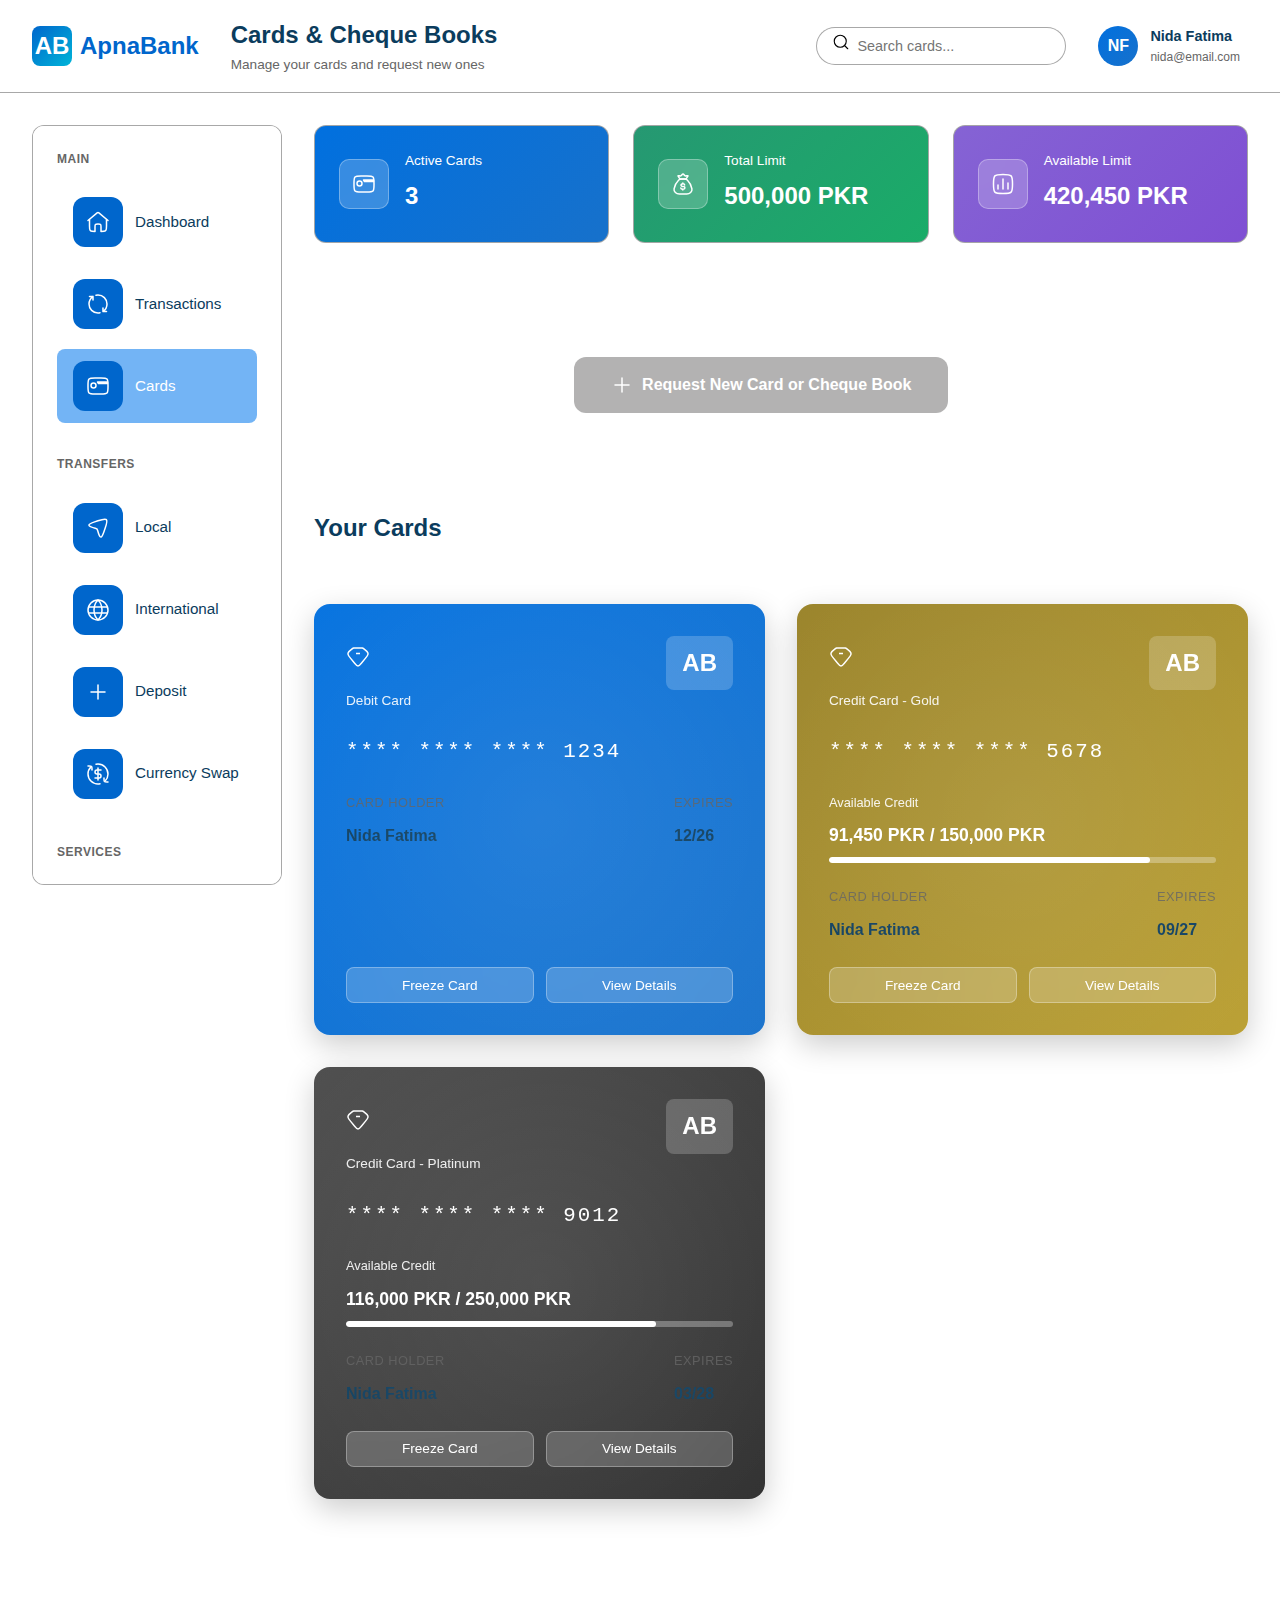
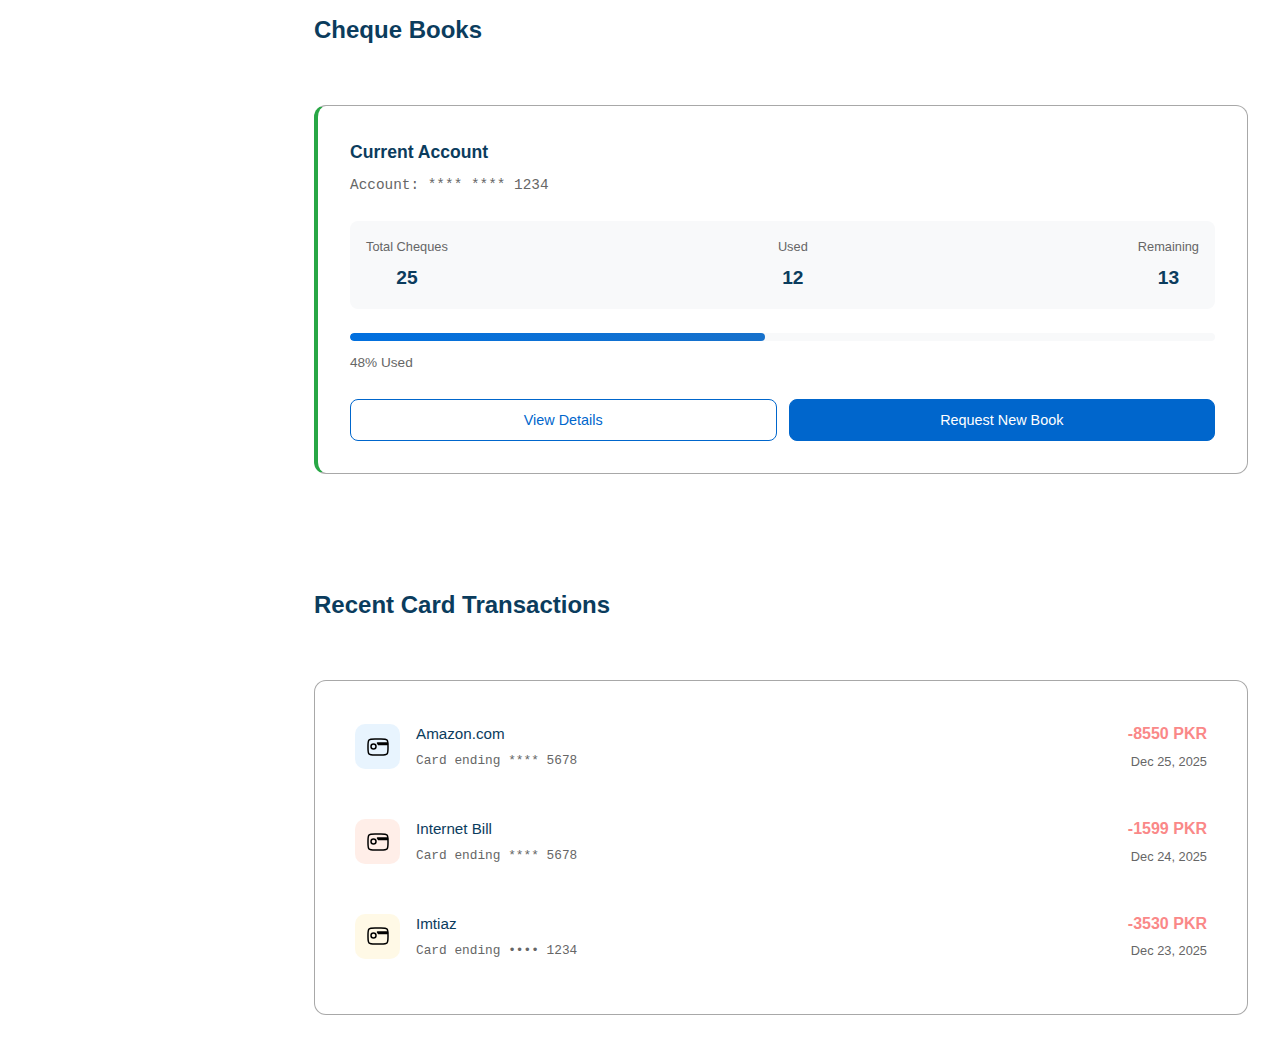
<file: cards.html>
<!DOCTYPE html>
<html lang="en">
<head>
    <meta charset="UTF-8">
    <meta name="viewport" content="width=device-width, initial-scale=1.0">
    <title>Cards</title>
    <link rel="stylesheet" href="style.css">
</head>
<body>
    <!-- Navbar -->
    <nav class="dashboard-navbar">
        <div class="nav-left">
            <div class="hamburger" id="hamburger">
                <span></span>
                <span></span>
                <span></span>
            </div>
            <div class="logo">
                <div class="logo-icon">AB</div>
                <span>ApnaBank</span>
            </div>
            <div class="nav-title">
                <h1>Cards & Cheque Books</h1>
                <span>Manage your cards and request new ones</span>
            </div>
        </div>
        <div class="nav-right">
            <div class="search-bar">
                <span class="search-icon"><svg xmlns="http://www.w3.org/2000/svg" viewBox="0 0 24 24" width="18" height="18" color="#000000" fill="none" stroke="currentColor" stroke-width="1.5" stroke-linecap="round" stroke-linejoin="round">
    <path d="M17 17L21 21" />
    <path d="M19 11C19 6.58172 15.4183 3 11 3C6.58172 3 3 6.58172 3 11C3 15.4183 6.58172 19 11 19C15.4183 19 19 15.4183 19 11Z" />
</svg></span>
                <input type="text" placeholder="Search cards...">
            </div>
            <div class="user-profile">
                <div class="user-avatar">NF</div>
                <div class="user-info">
                    <span class="user-name">Nida Fatima</span>
                    <span class="user-email">nida@email.com</span>
                </div>
            </div>
        </div>
    </nav>
    <!-- Main Container -->
    <div class="dashboard-container">
        <!-- Sidebar -->
        <aside class="sidebar" id="sidebar">
            <!-- Main Section -->
            <div class="menu-section">
                <h3 class="menu-section-title">Main</h3>
                <a href="dashboard.html" class="menu-item">
                    <span class="menu-icon"><svg xmlns="http://www.w3.org/2000/svg" viewBox="0 0 24 24" width="24" height="24" color="#ffffff" fill="none" stroke="#ffffff" stroke-width="1.5" stroke-linecap="round" stroke-linejoin="round">
    <path d="M22 10.5L12.8825 2.82207C12.6355 2.61407 12.3229 2.5 12 2.5C11.6771 2.5 11.3645 2.61407 11.1175 2.82207L2 10.5" />
    <path d="M20.5 9.5V16C20.5 18.3456 20.5 19.5184 19.8801 20.3263C19.7205 20.5343 19.5343 20.7205 19.3263 20.8801C18.5184 21.5 17.3456 21.5 15 21.5V17C15 15.5858 15 14.8787 14.5607 14.4393C14.1213 14 13.4142 14 12 14C10.5858 14 9.87868 14 9.43934 14.4393C9 14.8787 9 15.5858 9 17V21.5C6.65442 21.5 5.48164 21.5 4.67372 20.8801C4.46572 20.7205 4.27954 20.5343 4.11994 20.3263C3.5 19.5184 3.5 18.3456 3.5 16V9.5" />
</svg></span>
                    <span class="menu-text">Dashboard</span>
                </a>
                <a href="transactions.html" class="menu-item">
                    <span class="menu-icon"><svg xmlns="http://www.w3.org/2000/svg" viewBox="0 0 24 24" width="24" height="24" color="#ffffff" fill="none" stroke="#ffffff" stroke-width="1.5" stroke-linecap="round" stroke-linejoin="round">
    <path d="M16.9767 19.5C19.4017 17.8876 21 15.1305 21 12C21 7.02944 16.9706 3 12 3C11.3126 3 10.6432 3.07706 10 3.22302M16.9767 19.5V16M16.9767 19.5H20.5M7 4.51555C4.58803 6.13007 3 8.87958 3 12C3 16.9706 7.02944 21 12 21C12.6874 21 13.3568 20.9229 14 20.777M7 4.51555V8M7 4.51555H3.5" />
</svg></span>
                    <span class="menu-text">Transactions</span>
                </a>
                <a href="cards.html" class="menu-item active">
                    <span class="menu-icon"><svg xmlns="http://www.w3.org/2000/svg" viewBox="0 0 24 24" width="24" height="24" color="#ffffff" fill="none" stroke="#ffffff" stroke-width="1.5" stroke-linecap="round" stroke-linejoin="round">
    <path d="M15 4H9C5.70017 4 4.05025 4 3.02513 5.02513C2 6.05025 2 7.70017 2 11V13C2 16.2998 2 17.9497 3.02513 18.9749C4.05025 20 5.70017 20 9 20H15C18.2998 20 19.9497 20 20.9749 18.9749C22 17.9497 22 16.2998 22 13V11C22 7.70017 22 6.05025 20.9749 5.02513C19.9497 4 18.2998 4 15 4Z" />
    <path d="M21.5 8H11.5L12.5 9.5H21.5V8Z" />
    <path d="M10 11.5C10 12.8807 8.88072 14 7.5 14C6.11928 14 5 12.8807 5 11.5C5 10.1193 6.11928 9 7.5 9C8.88072 9 10 10.1193 10 11.5Z" />
</svg></span>
                    <span class="menu-text">Cards</span>
                </a>
            </div>

            <!-- Transfers Section -->
            <div class="menu-section">
                <h3 class="menu-section-title">Transfers</h3>
                <a href="local.html" class="menu-item">
                    <span class="menu-icon"><svg xmlns="http://www.w3.org/2000/svg" viewBox="0 0 24 24" width="24" height="24" color="#ffffff" fill="none" stroke="#ffffff" stroke-width="1.5">
    <path d="M11.922 4.79004C16.6963 3.16245 19.0834 2.34866 20.3674 3.63261C21.6513 4.91656 20.8375 7.30371 19.21 12.078L18.1016 15.3292C16.8517 18.9958 16.2267 20.8291 15.1964 20.9808C14.9195 21.0216 14.6328 20.9971 14.3587 20.9091C13.3395 20.5819 12.8007 18.6489 11.7231 14.783C11.4841 13.9255 11.3646 13.4967 11.0924 13.1692C11.0134 13.0742 10.9258 12.9866 10.8308 12.9076C10.5033 12.6354 10.0745 12.5159 9.21705 12.2769C5.35111 11.1993 3.41814 10.6605 3.0909 9.64127C3.00292 9.36724 2.97837 9.08053 3.01916 8.80355C3.17088 7.77332 5.00419 7.14834 8.6708 5.89838L11.922 4.79004Z" />
</svg></span>
                    <span class="menu-text">Local</span>
                </a>
                <a href="international.html" class="menu-item">
                    <span class="menu-icon"><svg xmlns="http://www.w3.org/2000/svg" viewBox="0 0 24 24" width="24" height="24" color="#ffffff" fill="none" stroke="#ffffff" stroke-width="1.5">
    <circle cx="12" cy="12" r="10" />
    <path d="M8 12C8 18 12 22 12 22C12 22 16 18 16 12C16 6 12 2 12 2C12 2 8 6 8 12Z" />
    <path d="M21 15H3" />
    <path d="M21 9H3" />
</svg></span>
                    <span class="menu-text">International</span>
                </a>
                <a href="deposit.html" class="menu-item">
                    <span class="menu-icon"><svg xmlns="http://www.w3.org/2000/svg" viewBox="0 0 24 24" width="24" height="24" color="#ffffff" fill="none" stroke="#ffffff" stroke-width="1.5" stroke-linecap="round" stroke-linejoin="round">
    <path d="M12.001 5.00003V19.002" />
    <path d="M19.002 12.002L4.99998 12.002" />
</svg></span>
                    <span class="menu-text">Deposit</span>
                </a>
                <a href="swap.html" class="menu-item">
                    <span class="menu-icon"><svg xmlns="http://www.w3.org/2000/svg" viewBox="0 0 24 24" width="24" height="24" color="#ffffff" fill="none" stroke="#ffffff" stroke-width="1.5" stroke-linecap="round" stroke-linejoin="round">
    <path d="M15 8H11C9.89543 8 9 8.89543 9 10C9 11.1046 9.89543 12 11 12H13C14.1046 12 15 12.8954 15 14C15 15.1046 14.1046 16 13 16H9" />
    <path d="M12 6L12 18" />
    <path d="M6 8V7C6 5.58579 6 4.87868 5.56066 4.43934C5.12132 4 4.41421 4 3 4H2" />
    <path d="M18 16V17C18 18.4142 18 19.1213 18.4393 19.5607C18.8787 20 19.5858 20 21 20H22" />
    <path d="M10 2.20004C10.6462 2.06886 11.3151 2 12 2C17.5228 2 22 6.47715 22 12C22 14.7255 20.9097 17.1962 19.1414 19M14 21.8C13.3538 21.9311 12.6849 22 12 22C6.47715 22 2 17.5228 2 12C2 9.20261 3.14864 6.67349 5 4.85857" />
</svg></span>
                    <span class="menu-text">Currency Swap</span>
                </a>
            </div>

            <!-- Services Section -->
            <div class="menu-section">
                <h3 class="menu-section-title">Services</h3>
                <a href="loan.html" class="menu-item">
                    <span class="menu-icon"><svg xmlns="http://www.w3.org/2000/svg" viewBox="0 0 24 24" width="24" height="24" color="#ffffff" fill="none" stroke="#ffffff" stroke-width="1.5">
    <path d="M2 8.56907C2 7.37289 2.48238 6.63982 3.48063 6.08428L7.58987 3.79744C9.7431 2.59915 10.8197 2 12 2C13.1803 2 14.2569 2.59915 16.4101 3.79744L20.5194 6.08428C21.5176 6.63982 22 7.3729 22 8.56907C22 8.89343 22 9.05561 21.9646 9.18894C21.7785 9.88945 21.1437 10 20.5307 10H3.46928C2.85627 10 2.22152 9.88944 2.03542 9.18894C2 9.05561 2 8.89343 2 8.56907Z" />
    <path d="M11.9959 7H12.0049" />
    <path d="M4 10V18.5M8 10V18.5" />
    <path d="M16 10V18.5M20 10V18.5" />
    <path d="M19 18.5H5C3.34315 18.5 2 19.8431 2 21.5C2 21.7761 2.22386 22 2.5 22H21.5C21.7761 22 22 21.7761 22 21.5C22 19.8431 20.6569 18.5 19 18.5Z" />
</svg></span>
                    <span class="menu-text">Loan</span>
                </a>
                <a href="tax.html" class="menu-item">
                    <span class="menu-icon"><svg xmlns="http://www.w3.org/2000/svg" viewBox="0 0 24 24" width="24" height="24" color="#ffffff" fill="none" stroke="#ffffff" stroke-width="1.5" stroke-linecap="round" stroke-linejoin="round">
    <path d="M14.9805 7.01556C14.9805 7.01556 15.4805 7.51556 15.9805 8.51556C15.9805 8.51556 17.5687 6.01556 18.9805 5.51556" />
    <path d="M9.99491 2.02134C7.49644 1.91556 5.56618 2.20338 5.56618 2.20338C4.34733 2.29053 2.01152 2.97385 2.01154 6.96454C2.01156 10.9213 1.9857 15.7993 2.01154 17.7439C2.01154 18.932 2.74716 21.7033 5.29332 21.8518C8.38816 22.0324 13.9628 22.0708 16.5205 21.8518C17.2052 21.8132 19.4847 21.2757 19.7732 18.7956C20.0721 16.2263 20.0126 14.4407 20.0126 14.0157" />
    <path d="M21.9999 7.01556C21.9999 9.77698 19.7592 12.0156 16.9951 12.0156C14.231 12.0156 11.9903 9.77698 11.9903 7.01556C11.9903 4.25414 14.231 2.01556 16.9951 2.01556C19.7592 2.01556 21.9999 4.25414 21.9999 7.01556Z" />
    <path d="M6.98053 13.0156H10.9805" />
    <path d="M6.98053 17.0156H14.9805" />
</svg></span>
                    <span class="menu-text">Tax Refund</span>
                </a>
                <a href="grants.html" class="menu-item">
                    <span class="menu-icon"><svg xmlns="http://www.w3.org/2000/svg" viewBox="0 0 24 24" width="24" height="24" color="#ffffff" fill="none" stroke="#ffffff" stroke-width="1.5" stroke-linecap="round" stroke-linejoin="round">
    <path d="M4 11V15C4 18.2998 4 19.9497 5.02513 20.9749C6.05025 22 7.70017 22 11 22H13C16.2998 22 17.9497 22 18.9749 20.9749C20 19.9497 20 18.2998 20 15V11" />
    <path d="M3 9C3 8.25231 3 7.87846 3.20096 7.6C3.33261 7.41758 3.52197 7.26609 3.75 7.16077C4.09808 7 4.56538 7 5.5 7H18.5C19.4346 7 19.9019 7 20.25 7.16077C20.478 7.26609 20.6674 7.41758 20.799 7.6C21 7.87846 21 8.25231 21 9C21 9.74769 21 10.1215 20.799 10.4C20.6674 10.5824 20.478 10.7339 20.25 10.8392C19.9019 11 19.4346 11 18.5 11H5.5C4.56538 11 4.09808 11 3.75 10.8392C3.52197 10.7339 3.33261 10.5824 3.20096 10.4C3 10.1215 3 9.74769 3 9Z" />
    <path d="M6 3.78571C6 2.79949 6.79949 2 7.78571 2H8.14286C10.2731 2 12 3.7269 12 5.85714V7H9.21429C7.43908 7 6 5.56091 6 3.78571Z" />
    <path d="M18 3.78571C18 2.79949 17.2005 2 16.2143 2H15.8571C13.7269 2 12 3.7269 12 5.85714V7H14.7857C16.5609 7 18 5.56091 18 3.78571Z" />
    <path d="M12 11L12 22" />
</svg></span>
                    <span class="menu-text">Grants</span>
                </a>
            </div>

            <!-- Logout -->
            <div class="menu-section">
                <a href="index.html" class="menu-item logout">
                    <span class="menu-icon"><svg xmlns="http://www.w3.org/2000/svg" viewBox="0 0 24 24" width="24" height="24" color="#ffffff" fill="none" stroke="#ffffff" stroke-width="1.5" stroke-linecap="round" stroke-linejoin="round">
    <path d="M7.00003 3C6.07006 3 5.60507 3 5.22357 3.10222C4.1883 3.37962 3.37966 4.18827 3.10225 5.22354C3.00003 5.60504 3.00003 6.07003 3.00003 7L3.00003 17C3.00003 17.93 3.00003 18.395 3.10225 18.7765C3.37965 19.8117 4.1883 20.6204 5.22357 20.8978C5.60507 21 6.07006 21 7.00003 21" />
    <path d="M16.5001 16.5C16.5001 16.5 21 13.1858 21 12C21 10.8141 16.5 7.5 16.5 7.5M20 12L8.00003 12" />
</svg></span>
                    <span class="menu-text">Logout</span>
                </a>
            </div>
        </aside>

        <!-- Main Content -->
        <main class="main-content">
            <!-- Quick Stats -->
            <div class="cards-stats-grid">
                <div class="summary-card income">
                    <div class="summary-icon"><svg xmlns="http://www.w3.org/2000/svg" viewBox="0 0 24 24" width="24" height="24" color="#ffffff" fill="none" stroke="#ffffff" stroke-width="1.5" stroke-linecap="round" stroke-linejoin="round">
    <path d="M15 4H9C5.70017 4 4.05025 4 3.02513 5.02513C2 6.05025 2 7.70017 2 11V13C2 16.2998 2 17.9497 3.02513 18.9749C4.05025 20 5.70017 20 9 20H15C18.2998 20 19.9497 20 20.9749 18.9749C22 17.9497 22 16.2998 22 13V11C22 7.70017 22 6.05025 20.9749 5.02513C19.9497 4 18.2998 4 15 4Z" />
    <path d="M21.5 8H11.5L12.5 9.5H21.5V8Z" />
    <path d="M10 11.5C10 12.8807 8.88072 14 7.5 14C6.11928 14 5 12.8807 5 11.5C5 10.1193 6.11928 9 7.5 9C8.88072 9 10 10.1193 10 11.5Z" />
</svg></div>
                    <div class="cards-stat-info">
                        <span class="summary-label">Active Cards</span>
                        <span class="summary-amount">3</span>
                    </div>
                </div>
                <div class="summary-card expense">
                    <div class="summary-icon"><svg xmlns="http://www.w3.org/2000/svg" viewBox="0 0 24 24" width="24" height="24" color="#ffffff" fill="none" stroke="#ffffff" stroke-width="1.5" stroke-linecap="round" stroke-linejoin="round">
    <path d="M20.9427 16.8354C20.2864 12.8866 18.2432 9.94613 16.467 8.219C15.9501 7.71642 15.6917 7.46513 15.1208 7.23257C14.5499 7 14.0592 7 13.0778 7H10.9222C9.94081 7 9.4501 7 8.87922 7.23257C8.30834 7.46513 8.04991 7.71642 7.53304 8.219C5.75682 9.94613 3.71361 12.8866 3.05727 16.8354C2.56893 19.7734 5.27927 22 8.30832 22H15.6917C18.7207 22 21.4311 19.7734 20.9427 16.8354Z" />
    <path d="M7.25662 4.44287C7.05031 4.14258 6.75128 3.73499 7.36899 3.64205C8.00392 3.54651 8.66321 3.98114 9.30855 3.97221C9.89237 3.96413 10.1898 3.70519 10.5089 3.33548C10.8449 2.94617 11.3652 2 12 2C12.6348 2 13.1551 2.94617 13.4911 3.33548C13.8102 3.70519 14.1076 3.96413 14.6914 3.97221C15.3368 3.98114 15.9961 3.54651 16.631 3.64205C17.2487 3.73499 16.9497 4.14258 16.7434 4.44287L15.8105 5.80064C15.4115 6.38146 15.212 6.67187 14.7944 6.83594C14.3769 7 13.8373 7 12.7582 7H11.2418C10.1627 7 9.6231 7 9.20556 6.83594C8.78802 6.67187 8.5885 6.38146 8.18945 5.80064L7.25662 4.44287Z" />
    <path d="M13.6267 12.9186C13.4105 12.1205 12.3101 11.4003 10.9892 11.9391C9.66829 12.4778 9.45847 14.2113 11.4565 14.3955C12.3595 14.4787 12.9483 14.2989 13.4873 14.8076C14.0264 15.3162 14.1265 16.7308 12.7485 17.112C11.3705 17.4932 10.006 16.8976 9.85742 16.0517M11.8417 10.9927V11.7531M11.8417 17.2293V17.9927" />
</svg></div>
                    <div class="cards-stat-info">
                        <span class="summary-label">Total Limit</span>
                        <span class="summary-amount">500,000 PKR</span>
                    </div>
                </div>
                <div class="summary-card total">
                    <div class="summary-icon"><svg xmlns="http://www.w3.org/2000/svg" viewBox="0 0 24 24" width="24" height="24" color="#ffffff" fill="none" stroke="#ffffff" stroke-width="1.5" stroke-linecap="round">
    <path d="M7 17L7 13" />
    <path d="M12 17L12 7" />
    <path d="M17 17L17 11" />
    <path d="M2.5 12C2.5 7.52166 2.5 5.28249 3.89124 3.89124C5.28249 2.5 7.52166 2.5 12 2.5C16.4783 2.5 18.7175 2.5 20.1088 3.89124C21.5 5.28249 21.5 7.52166 21.5 12C21.5 16.4783 21.5 18.7175 20.1088 20.1088C18.7175 21.5 16.4783 21.5 12 21.5C7.52166 21.5 5.28249 21.5 3.89124 20.1088C2.5 18.7175 2.5 16.4783 2.5 12Z" />
</svg></div>
                    <div class="cards-stat-info">
                        <span class="summary-label">Available Limit</span>
                        <span class="summary-amount">420,450 PKR</span>
                    </div>
                </div>
            </div>

            <!-- Request New Card/Cheque Button -->
            <div class="request-section">
                <button class="request-card-btn" onclick="openRequestModal()">
                    <svg xmlns="http://www.w3.org/2000/svg" viewBox="0 0 24 24" width="24" height="24" color="#ffffff" fill="none" stroke="#ffffff" stroke-width="1.5" stroke-linecap="round" stroke-linejoin="round">
    <path d="M12.001 5.00003V19.002" />
    <path d="M19.002 12.002L4.99998 12.002" />
</svg> Request New Card or Cheque Book
                </button>
            </div>

            <!-- Active Cards Section -->
            <div class="section-title-wrapper">
                <h2 class="cards-section-title">Your Cards</h2>
            </div>

            <div class="cards-grid">
                <!-- Debit Card -->
                <div class="bank-card debit-card">
                    <div class="card-header">
                        <div class="card-type">
                            <span class="card-chip"><svg xmlns="http://www.w3.org/2000/svg" viewBox="0 0 24 24" width="24" height="24" color="#ffffff" fill="none" stroke="#ffffff" stroke-width="1.5">
    <path d="M5.78223 4.18192C6.43007 3.68319 6.754 3.43383 7.12788 3.27323C7.29741 3.20041 7.47367 3.14158 7.65459 3.09741C8.0536 3 8.4767 3 9.32289 3H14.6771C15.5233 3 15.9464 3 16.3454 3.09741C16.5263 3.14158 16.7026 3.20041 16.8721 3.27323C17.246 3.43383 17.5699 3.68319 18.2178 4.18192C20.3644 5.83448 21.4378 6.66077 21.8057 7.73078C21.9694 8.20673 22.0305 8.70728 21.9858 9.20461C21.8852 10.3227 21.0379 11.346 19.3433 13.3925L15.3498 18.2153C13.8126 20.0718 13.044 21 12 21C10.956 21 10.1874 20.0718 8.65018 18.2153L4.65671 13.3925C2.96208 11.346 2.11476 10.3227 2.0142 9.20461C1.96947 8.70728 2.03064 8.20673 2.1943 7.73078C2.56224 6.66077 3.63557 5.83448 5.78223 4.18192Z" />
    <path d="M10 8.5H14" />
</svg></span>
                            <span class="card-label">Debit Card</span>
                        </div>
                        <div class="card-logo">AB</div>
                    </div>
                    <div class="card-number">**** **** **** 1234</div>
                    <div class="card-details">
                        <div class="card-holder">
                            <span class="detail-label">Card Holder</span>
                            <span class="detail-value">Nida Fatima</span>
                        </div>
                        <div class="card-expiry">
                            <span class="detail-label">Expires</span>
                            <span class="detail-value">12/26</span>
                        </div>
                    </div>
                    <div class="card-actions">
                        <button class="card-action-btn freeze"> Freeze Card</button>
                        <button class="card-action-btn details"> View Details</button>
                    </div>
                </div>

                <!-- Credit Card 1 -->
                <div class="bank-card credit-card">
                    <div class="card-header">
                        <div class="card-type">
                            <span class="card-chip"><svg xmlns="http://www.w3.org/2000/svg" viewBox="0 0 24 24" width="24" height="24" color="#ffffff" fill="none" stroke="#ffffff" stroke-width="1.5">
    <path d="M5.78223 4.18192C6.43007 3.68319 6.754 3.43383 7.12788 3.27323C7.29741 3.20041 7.47367 3.14158 7.65459 3.09741C8.0536 3 8.4767 3 9.32289 3H14.6771C15.5233 3 15.9464 3 16.3454 3.09741C16.5263 3.14158 16.7026 3.20041 16.8721 3.27323C17.246 3.43383 17.5699 3.68319 18.2178 4.18192C20.3644 5.83448 21.4378 6.66077 21.8057 7.73078C21.9694 8.20673 22.0305 8.70728 21.9858 9.20461C21.8852 10.3227 21.0379 11.346 19.3433 13.3925L15.3498 18.2153C13.8126 20.0718 13.044 21 12 21C10.956 21 10.1874 20.0718 8.65018 18.2153L4.65671 13.3925C2.96208 11.346 2.11476 10.3227 2.0142 9.20461C1.96947 8.70728 2.03064 8.20673 2.1943 7.73078C2.56224 6.66077 3.63557 5.83448 5.78223 4.18192Z" />
    <path d="M10 8.5H14" />
</svg></span>
                            <span class="card-label">Credit Card - Gold</span>
                        </div>
                        <div class="card-logo">AB</div>
                    </div>
                    <div class="card-number">**** **** **** 5678</div>
                    <div class="card-limit">
                        <span class="limit-label">Available Credit</span>
                        <span class="limit-value">91,450 PKR / 150,000 PKR</span>
                        <div class="limit-bar">
                            <div class="limit-fill" style="width: 83%;"></div>
                        </div>
                    </div>
                    <div class="card-details">
                        <div class="card-holder">
                            <span class="detail-label">Card Holder</span>
                            <span class="detail-value">Nida Fatima</span>
                        </div>
                        <div class="card-expiry">
                            <span class="detail-label">Expires</span>
                            <span class="detail-value">09/27</span>
                        </div>
                    </div>
                    <div class="card-actions">
                        <button class="card-action-btn freeze"> Freeze Card</button>
                        <button class="card-action-btn details"> View Details</button>
                    </div>
                </div>

                <!-- Credit Card 2 -->
                <div class="bank-card credit-card-platinum">
                    <div class="card-header">
                        <div class="card-type">
                            <span class="card-chip"><svg xmlns="http://www.w3.org/2000/svg" viewBox="0 0 24 24" width="24" height="24" color="#ffffff" fill="none" stroke="#ffffff" stroke-width="1.5">
    <path d="M5.78223 4.18192C6.43007 3.68319 6.754 3.43383 7.12788 3.27323C7.29741 3.20041 7.47367 3.14158 7.65459 3.09741C8.0536 3 8.4767 3 9.32289 3H14.6771C15.5233 3 15.9464 3 16.3454 3.09741C16.5263 3.14158 16.7026 3.20041 16.8721 3.27323C17.246 3.43383 17.5699 3.68319 18.2178 4.18192C20.3644 5.83448 21.4378 6.66077 21.8057 7.73078C21.9694 8.20673 22.0305 8.70728 21.9858 9.20461C21.8852 10.3227 21.0379 11.346 19.3433 13.3925L15.3498 18.2153C13.8126 20.0718 13.044 21 12 21C10.956 21 10.1874 20.0718 8.65018 18.2153L4.65671 13.3925C2.96208 11.346 2.11476 10.3227 2.0142 9.20461C1.96947 8.70728 2.03064 8.20673 2.1943 7.73078C2.56224 6.66077 3.63557 5.83448 5.78223 4.18192Z" />
    <path d="M10 8.5H14" />
</svg></span>
                            <span class="card-label">Credit Card - Platinum</span>
                        </div>
                        <div class="card-logo">AB</div>
                    </div>
                    <div class="card-number">**** **** **** 9012</div>
                    <div class="card-limit">
                        <span class="limit-label">Available Credit</span>
                        <span class="limit-value">116,000 PKR / 250,000 PKR</span>
                        <div class="limit-bar">
                            <div class="limit-fill" style="width: 80%;"></div>
                        </div>
                    </div>
                    <div class="card-details">
                        <div class="card-holder">
                            <span class="detail-label">Card Holder</span>
                            <span class="detail-value">Nida Fatima</span>
                        </div>
                        <div class="card-expiry">
                            <span class="detail-label">Expires</span>
                            <span class="detail-value">03/28</span>
                        </div>
                    </div>
                    <div class="card-actions">
                        <button class="card-action-btn freeze"> Freeze Card</button>
                        <button class="card-action-btn details"> View Details</button>
                    </div>
                </div>
            </div>

            <!-- Cheque Book Section -->
            <div class="section-title-wrapper">
                <h2 class="cards-section-title">Cheque Books</h2>
            </div>

            <div class="chequebook-section">
                <!-- Active Cheque Book -->
                <div class="chequebook-card active">
                    
                    <div class="chequebook-info">
                        <h3>Current Account</h3>
                        <p class="chequebook-account">Account: **** **** 1234</p>
                    </div>
                    <div class="chequebook-details">
                        <div class="chequebook-detail-item">
                            <span class="chequebook-label">Total Cheques</span>
                            <span class="chequebook-value">25</span>
                        </div>
                        <div class="chequebook-detail-item">
                            <span class="chequebook-label">Used</span>
                            <span class="chequebook-value">12</span>
                        </div>
                        <div class="chequebook-detail-item">
                            <span class="chequebook-label">Remaining</span>
                            <span class="chequebook-value">13</span>
                        </div>
                    </div>
                    <div class="chequebook-progress">
                        <div class="chequebook-progress-bar">
                            <div class="chequebook-progress-fill" style="width: 48%;"></div>
                        </div>
                        <span class="chequebook-progress-text">48% Used</span>
                    </div>
                    <div class="chequebook-actions">
                        <button class="chequebook-btn view">View Details</button>
                        <button class="chequebook-btn request">Request New Book</button>
                    </div>
                </div>
            </div>

            <!-- Recent Card Transactions -->
            <div class="section-title-wrapper">
                <h2 class="cards-section-title">Recent Card Transactions</h2>
            </div>

            <div class="card-transactions">
                
                <div class="card-transaction-item">
                    <div class="card-transaction-left">
                        <div class="transaction-icon transport"><svg xmlns="http://www.w3.org/2000/svg" viewBox="0 0 24 24" width="24" height="24" color="#000000" fill="none" stroke="currentColor" stroke-width="1.5" stroke-linecap="round" stroke-linejoin="round">
    <path d="M15 4H9C5.70017 4 4.05025 4 3.02513 5.02513C2 6.05025 2 7.70017 2 11V13C2 16.2998 2 17.9497 3.02513 18.9749C4.05025 20 5.70017 20 9 20H15C18.2998 20 19.9497 20 20.9749 18.9749C22 17.9497 22 16.2998 22 13V11C22 7.70017 22 6.05025 20.9749 5.02513C19.9497 4 18.2998 4 15 4Z" />
    <path d="M21.5 8H11.5L12.5 9.5H21.5V8Z" />
    <path d="M10 11.5C10 12.8807 8.88072 14 7.5 14C6.11928 14 5 12.8807 5 11.5C5 10.1193 6.11928 9 7.5 9C8.88072 9 10 10.1193 10 11.5Z" />
</svg></div>
                        <div class="card-transaction-info">
                            <span class="card-transaction-name">Amazon.com</span>
                            <span class="card-transaction-card">Card ending **** 5678</span>
                        </div>
                    </div>
                    <div class="card-transaction-right">
                        <span class="card-transaction-amount">-8550 PKR</span>
                        <span class="card-transaction-date">Dec 25, 2025</span>
                    </div>
                </div>

                <div class="card-transaction-item">
                    <div class="card-transaction-left">
                        <div class="transaction-icon bills"><svg xmlns="http://www.w3.org/2000/svg" viewBox="0 0 24 24" width="24" height="24" color="#000000" fill="none" stroke="currentColor" stroke-width="1.5" stroke-linecap="round" stroke-linejoin="round">
    <path d="M15 4H9C5.70017 4 4.05025 4 3.02513 5.02513C2 6.05025 2 7.70017 2 11V13C2 16.2998 2 17.9497 3.02513 18.9749C4.05025 20 5.70017 20 9 20H15C18.2998 20 19.9497 20 20.9749 18.9749C22 17.9497 22 16.2998 22 13V11C22 7.70017 22 6.05025 20.9749 5.02513C19.9497 4 18.2998 4 15 4Z" />
    <path d="M21.5 8H11.5L12.5 9.5H21.5V8Z" />
    <path d="M10 11.5C10 12.8807 8.88072 14 7.5 14C6.11928 14 5 12.8807 5 11.5C5 10.1193 6.11928 9 7.5 9C8.88072 9 10 10.1193 10 11.5Z" />
</svg></div>
                        <div class="card-transaction-info">
                            <span class="card-transaction-name">Internet Bill</span>
                            <span class="card-transaction-card">Card ending **** 5678</span>
                        </div>
                    </div>
                    <div class="card-transaction-right">
                        <span class="card-transaction-amount">-1599 PKR</span>
                        <span class="card-transaction-date">Dec 24, 2025</span>
                    </div>
                </div>

                <div class="card-transaction-item">
                    <div class="card-transaction-left">
                        <div class="transaction-icon food"><svg xmlns="http://www.w3.org/2000/svg" viewBox="0 0 24 24" width="24" height="24" color="#000000" fill="none" stroke="currentColor" stroke-width="1.5" stroke-linecap="round" stroke-linejoin="round">
    <path d="M15 4H9C5.70017 4 4.05025 4 3.02513 5.02513C2 6.05025 2 7.70017 2 11V13C2 16.2998 2 17.9497 3.02513 18.9749C4.05025 20 5.70017 20 9 20H15C18.2998 20 19.9497 20 20.9749 18.9749C22 17.9497 22 16.2998 22 13V11C22 7.70017 22 6.05025 20.9749 5.02513C19.9497 4 18.2998 4 15 4Z" />
    <path d="M21.5 8H11.5L12.5 9.5H21.5V8Z" />
    <path d="M10 11.5C10 12.8807 8.88072 14 7.5 14C6.11928 14 5 12.8807 5 11.5C5 10.1193 6.11928 9 7.5 9C8.88072 9 10 10.1193 10 11.5Z" />
</svg></div>
                        <div class="card-transaction-info">
                            <span class="card-transaction-name">Imtiaz</span>
                            <span class="card-transaction-card">Card ending •••• 1234</span>
                        </div>
                    </div>
                    <div class="card-transaction-right">
                        <span class="card-transaction-amount">-3530 PKR</span>
                        <span class="card-transaction-date">Dec 23, 2025</span>
                    </div>
                </div>
            </div>
        </main>

    </div>

    <script>
        // Hamburger menu toggle
        const hamburger = document.getElementById('hamburger');
        const sidebar = document.getElementById('sidebar');

        hamburger.addEventListener('click', () => {
            sidebar.classList.toggle('active');
            hamburger.classList.toggle('active');
        });

        // Close sidebar when clicking outside on mobile
        document.addEventListener('click', (e) => {
            if (window.innerWidth <= 1024) {
                if (!sidebar.contains(e.target) && !hamburger.contains(e.target)) {
                    sidebar.classList.remove('active');
                    hamburger.classList.remove('active');
                }
            }
        });

        // Request Modal Functions
        function openRequestModal() {
            document.getElementById('requestModal').style.display = 'flex';
            document.body.style.overflow = 'hidden';
        }

        function closeRequestModal() {
            document.getElementById('requestModal').style.display = 'none';
            document.body.style.overflow = 'auto';
        }

        // Close modal when clicking outside
        document.getElementById('requestModal').addEventListener('click', (e) => {
            if (e.target.classList.contains('modal-overlay')) {
                closeRequestModal();
            }
        });
    </script>
</body>
    
</body>
</html>
</file>
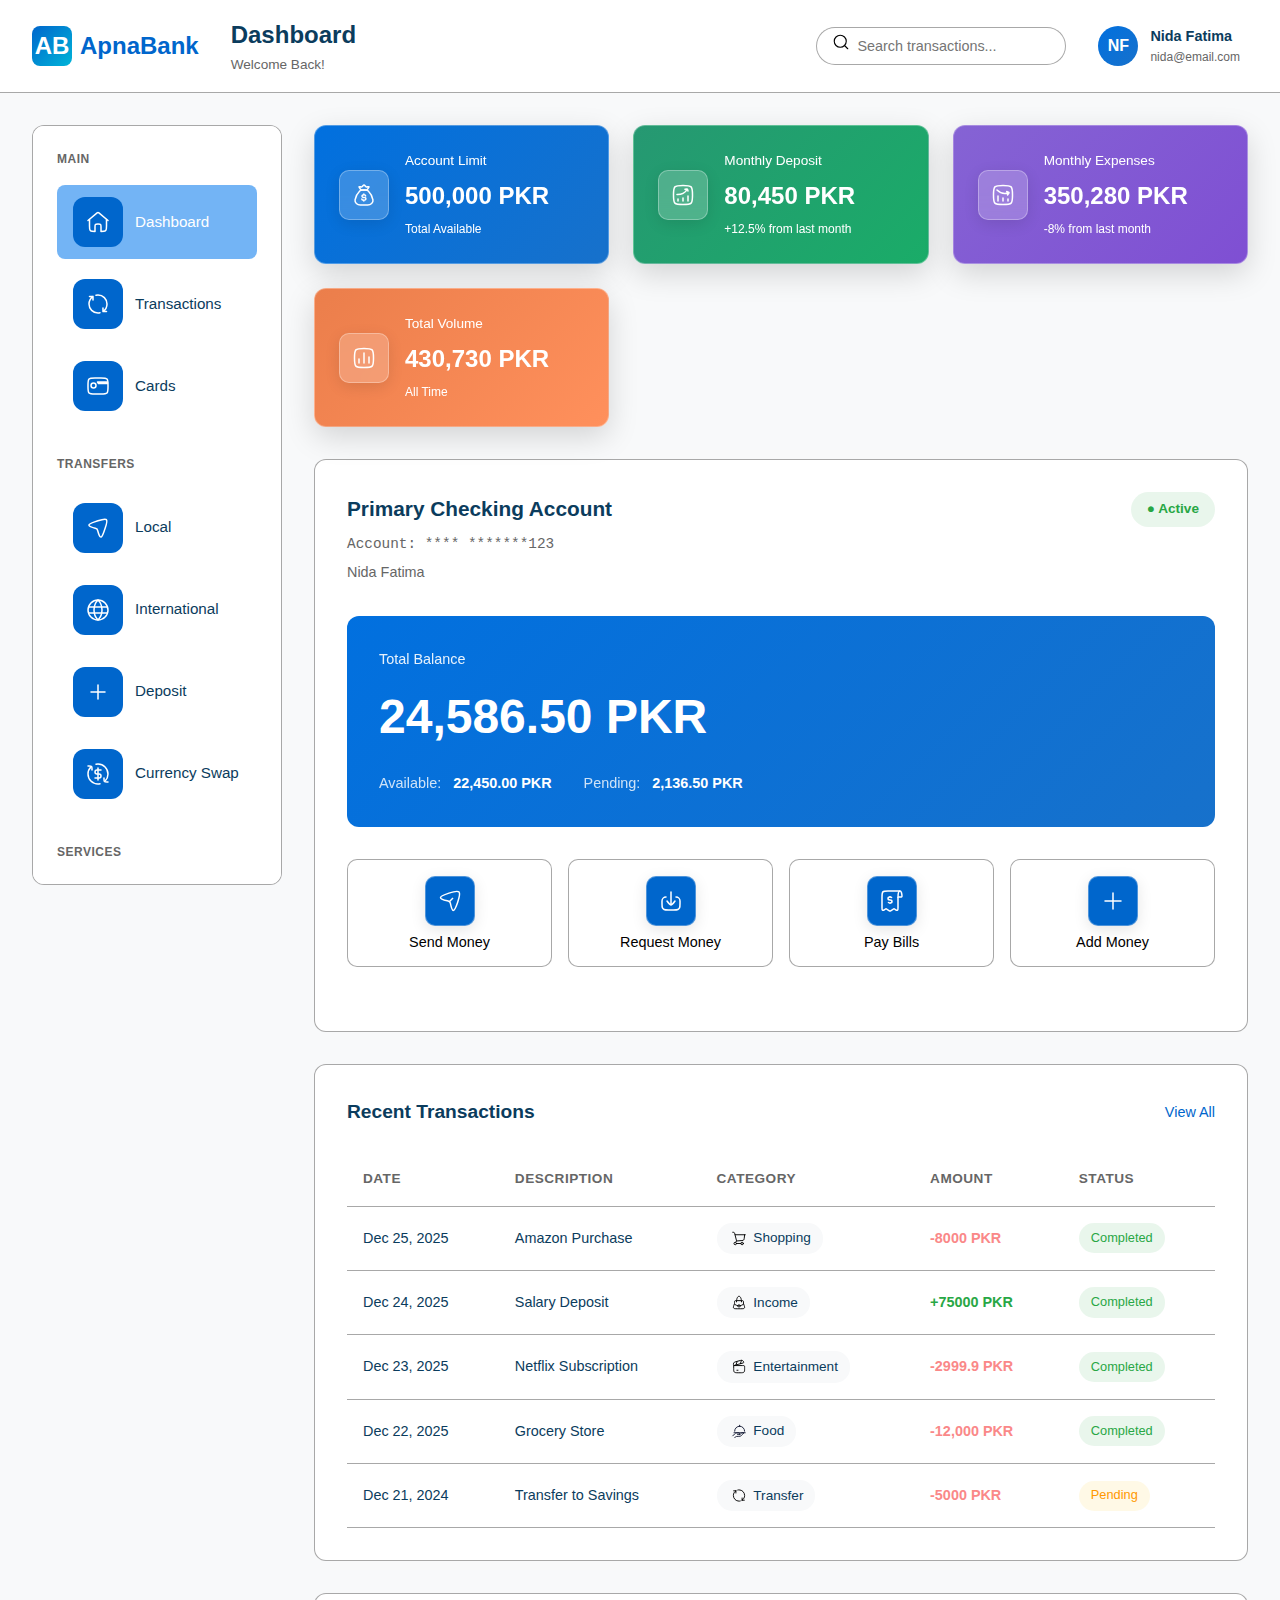
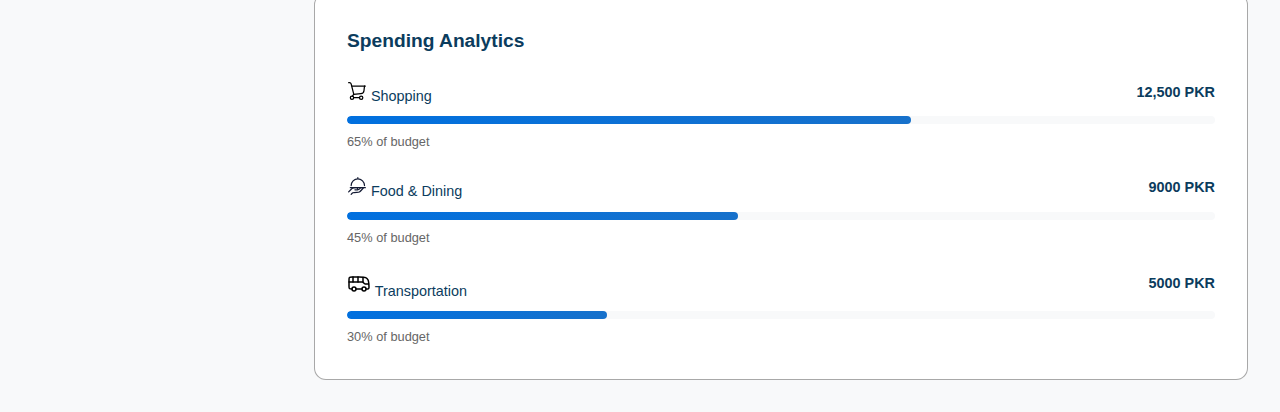
<file: dashboard.html>
<!DOCTYPE html>
<html lang="en">
<head>
    <meta charset="UTF-8">
    <meta name="viewport" content="width=device-width, initial-scale=1.0">
    <title>Dashboard</title>
    <link rel="stylesheet" href="style.css">
</head>
<body class="dashboard-body">
    <!-- Navbar -->
    <nav class="dashboard-navbar">
        <div class="nav-left">
            <div class="hamburger" id="hamburger">
                <span></span>
                <span></span>
                <span></span>
            </div>
            <div class="logo">
                <div class="logo-icon">AB</div>
                <span>ApnaBank</span>
            </div>
            <div class="nav-title">
                <h1>Dashboard</h1>
                <span>Welcome Back!</span>
            </div>
        </div>
        <div class="nav-right">
            <div class="search-bar">
                <span class="search-icon"><svg xmlns="http://www.w3.org/2000/svg" viewBox="0 0 24 24" width="18" height="18" color="#000000" fill="none" stroke="currentColor" stroke-width="1.5" stroke-linecap="round" stroke-linejoin="round">
    <path d="M17 17L21 21" />
    <path d="M19 11C19 6.58172 15.4183 3 11 3C6.58172 3 3 6.58172 3 11C3 15.4183 6.58172 19 11 19C15.4183 19 19 15.4183 19 11Z" />
</svg></span>
                <input type="text" placeholder="Search transactions...">
            </div>
            <div class="user-profile">
                <div class="user-avatar">NF</div>
                <div class="user-info">
                    <span class="user-name">Nida Fatima</span>
                    <span class="user-email">nida@email.com</span>
                </div>
            </div>
        </div>
    </nav>

    
    <!-- Main Container -->
    <div class="dashboard-container">
        <!-- Sidebar -->
        <aside class="sidebar" id="sidebar">
            <!-- Main Section -->
            <div class="menu-section">
                <h3 class="menu-section-title">Main</h3>
                <a href="dashboard.html" class="menu-item active">
                    <span class="menu-icon"><svg xmlns="http://www.w3.org/2000/svg" viewBox="0 0 24 24" width="24" height="24" color="#ffffff" fill="none" stroke="#ffffff" stroke-width="1.5" stroke-linecap="round" stroke-linejoin="round">
    <path d="M22 10.5L12.8825 2.82207C12.6355 2.61407 12.3229 2.5 12 2.5C11.6771 2.5 11.3645 2.61407 11.1175 2.82207L2 10.5" />
    <path d="M20.5 9.5V16C20.5 18.3456 20.5 19.5184 19.8801 20.3263C19.7205 20.5343 19.5343 20.7205 19.3263 20.8801C18.5184 21.5 17.3456 21.5 15 21.5V17C15 15.5858 15 14.8787 14.5607 14.4393C14.1213 14 13.4142 14 12 14C10.5858 14 9.87868 14 9.43934 14.4393C9 14.8787 9 15.5858 9 17V21.5C6.65442 21.5 5.48164 21.5 4.67372 20.8801C4.46572 20.7205 4.27954 20.5343 4.11994 20.3263C3.5 19.5184 3.5 18.3456 3.5 16V9.5" />
</svg></span>
                    <span class="menu-text">Dashboard</span>
                </a>
                <a href="transactions.html" class="menu-item">
                    <span class="menu-icon"><svg xmlns="http://www.w3.org/2000/svg" viewBox="0 0 24 24" width="24" height="24" color="#ffffff" fill="none" stroke="#ffffff" stroke-width="1.5" stroke-linecap="round" stroke-linejoin="round">
    <path d="M16.9767 19.5C19.4017 17.8876 21 15.1305 21 12C21 7.02944 16.9706 3 12 3C11.3126 3 10.6432 3.07706 10 3.22302M16.9767 19.5V16M16.9767 19.5H20.5M7 4.51555C4.58803 6.13007 3 8.87958 3 12C3 16.9706 7.02944 21 12 21C12.6874 21 13.3568 20.9229 14 20.777M7 4.51555V8M7 4.51555H3.5" />
</svg></span>
                    <span class="menu-text">Transactions</span>
                </a>
                <a href="cards.html" class="menu-item">
                    <span class="menu-icon"><svg xmlns="http://www.w3.org/2000/svg" viewBox="0 0 24 24" width="24" height="24" color="#ffffff" fill="none" stroke="#ffffff" stroke-width="1.5" stroke-linecap="round" stroke-linejoin="round">
    <path d="M15 4H9C5.70017 4 4.05025 4 3.02513 5.02513C2 6.05025 2 7.70017 2 11V13C2 16.2998 2 17.9497 3.02513 18.9749C4.05025 20 5.70017 20 9 20H15C18.2998 20 19.9497 20 20.9749 18.9749C22 17.9497 22 16.2998 22 13V11C22 7.70017 22 6.05025 20.9749 5.02513C19.9497 4 18.2998 4 15 4Z" />
    <path d="M21.5 8H11.5L12.5 9.5H21.5V8Z" />
    <path d="M10 11.5C10 12.8807 8.88072 14 7.5 14C6.11928 14 5 12.8807 5 11.5C5 10.1193 6.11928 9 7.5 9C8.88072 9 10 10.1193 10 11.5Z" />
</svg></span>
                    <span class="menu-text">Cards</span>
                </a>
            </div>

            <!-- Transfers Section -->
            <div class="menu-section">
                <h3 class="menu-section-title">Transfers</h3>
                <a href="local.html" class="menu-item">
                    <span class="menu-icon"><svg xmlns="http://www.w3.org/2000/svg" viewBox="0 0 24 24" width="24" height="24" color="#ffffff" fill="none" stroke="#ffffff" stroke-width="1.5">
    <path d="M11.922 4.79004C16.6963 3.16245 19.0834 2.34866 20.3674 3.63261C21.6513 4.91656 20.8375 7.30371 19.21 12.078L18.1016 15.3292C16.8517 18.9958 16.2267 20.8291 15.1964 20.9808C14.9195 21.0216 14.6328 20.9971 14.3587 20.9091C13.3395 20.5819 12.8007 18.6489 11.7231 14.783C11.4841 13.9255 11.3646 13.4967 11.0924 13.1692C11.0134 13.0742 10.9258 12.9866 10.8308 12.9076C10.5033 12.6354 10.0745 12.5159 9.21705 12.2769C5.35111 11.1993 3.41814 10.6605 3.0909 9.64127C3.00292 9.36724 2.97837 9.08053 3.01916 8.80355C3.17088 7.77332 5.00419 7.14834 8.6708 5.89838L11.922 4.79004Z" />
</svg></span>
                    <span class="menu-text">Local</span>
                </a>
                <a href="international.html" class="menu-item">
                    <span class="menu-icon"><svg xmlns="http://www.w3.org/2000/svg" viewBox="0 0 24 24" width="24" height="24" color="#ffffff" fill="none" stroke="#ffffff" stroke-width="1.5">
    <circle cx="12" cy="12" r="10" />
    <path d="M8 12C8 18 12 22 12 22C12 22 16 18 16 12C16 6 12 2 12 2C12 2 8 6 8 12Z" />
    <path d="M21 15H3" />
    <path d="M21 9H3" />
</svg></span>
                    <span class="menu-text">International</span>
                </a>
                <a href="deposit.html" class="menu-item">
                    <span class="menu-icon"><svg xmlns="http://www.w3.org/2000/svg" viewBox="0 0 24 24" width="24" height="24" color="#ffffff" fill="none" stroke="#ffffff" stroke-width="1.5" stroke-linecap="round" stroke-linejoin="round">
    <path d="M12.001 5.00003V19.002" />
    <path d="M19.002 12.002L4.99998 12.002" />
</svg></span>
                    <span class="menu-text">Deposit</span>
                </a>
                <a href="swap.html" class="menu-item">
                    <span class="menu-icon"><svg xmlns="http://www.w3.org/2000/svg" viewBox="0 0 24 24" width="24" height="24" color="#ffffff" fill="none" stroke="#ffffff" stroke-width="1.5" stroke-linecap="round" stroke-linejoin="round">
    <path d="M15 8H11C9.89543 8 9 8.89543 9 10C9 11.1046 9.89543 12 11 12H13C14.1046 12 15 12.8954 15 14C15 15.1046 14.1046 16 13 16H9" />
    <path d="M12 6L12 18" />
    <path d="M6 8V7C6 5.58579 6 4.87868 5.56066 4.43934C5.12132 4 4.41421 4 3 4H2" />
    <path d="M18 16V17C18 18.4142 18 19.1213 18.4393 19.5607C18.8787 20 19.5858 20 21 20H22" />
    <path d="M10 2.20004C10.6462 2.06886 11.3151 2 12 2C17.5228 2 22 6.47715 22 12C22 14.7255 20.9097 17.1962 19.1414 19M14 21.8C13.3538 21.9311 12.6849 22 12 22C6.47715 22 2 17.5228 2 12C2 9.20261 3.14864 6.67349 5 4.85857" />
</svg></span>
                    <span class="menu-text">Currency Swap</span>
                </a>
            </div>

            <!-- Services Section -->
            <div class="menu-section">
                <h3 class="menu-section-title">Services</h3>
                <a href="loan.html" class="menu-item">
                    <span class="menu-icon"><svg xmlns="http://www.w3.org/2000/svg" viewBox="0 0 24 24" width="24" height="24" color="#ffffff" fill="none" stroke="#ffffff" stroke-width="1.5">
    <path d="M2 8.56907C2 7.37289 2.48238 6.63982 3.48063 6.08428L7.58987 3.79744C9.7431 2.59915 10.8197 2 12 2C13.1803 2 14.2569 2.59915 16.4101 3.79744L20.5194 6.08428C21.5176 6.63982 22 7.3729 22 8.56907C22 8.89343 22 9.05561 21.9646 9.18894C21.7785 9.88945 21.1437 10 20.5307 10H3.46928C2.85627 10 2.22152 9.88944 2.03542 9.18894C2 9.05561 2 8.89343 2 8.56907Z" />
    <path d="M11.9959 7H12.0049" />
    <path d="M4 10V18.5M8 10V18.5" />
    <path d="M16 10V18.5M20 10V18.5" />
    <path d="M19 18.5H5C3.34315 18.5 2 19.8431 2 21.5C2 21.7761 2.22386 22 2.5 22H21.5C21.7761 22 22 21.7761 22 21.5C22 19.8431 20.6569 18.5 19 18.5Z" />
</svg></span>
                    <span class="menu-text">Loan</span>
                </a>
                <a href="tax.html" class="menu-item">
                    <span class="menu-icon"><svg xmlns="http://www.w3.org/2000/svg" viewBox="0 0 24 24" width="24" height="24" color="#ffffff" fill="none" stroke="#ffffff" stroke-width="1.5" stroke-linecap="round" stroke-linejoin="round">
    <path d="M14.9805 7.01556C14.9805 7.01556 15.4805 7.51556 15.9805 8.51556C15.9805 8.51556 17.5687 6.01556 18.9805 5.51556" />
    <path d="M9.99491 2.02134C7.49644 1.91556 5.56618 2.20338 5.56618 2.20338C4.34733 2.29053 2.01152 2.97385 2.01154 6.96454C2.01156 10.9213 1.9857 15.7993 2.01154 17.7439C2.01154 18.932 2.74716 21.7033 5.29332 21.8518C8.38816 22.0324 13.9628 22.0708 16.5205 21.8518C17.2052 21.8132 19.4847 21.2757 19.7732 18.7956C20.0721 16.2263 20.0126 14.4407 20.0126 14.0157" />
    <path d="M21.9999 7.01556C21.9999 9.77698 19.7592 12.0156 16.9951 12.0156C14.231 12.0156 11.9903 9.77698 11.9903 7.01556C11.9903 4.25414 14.231 2.01556 16.9951 2.01556C19.7592 2.01556 21.9999 4.25414 21.9999 7.01556Z" />
    <path d="M6.98053 13.0156H10.9805" />
    <path d="M6.98053 17.0156H14.9805" />
</svg></span>
                    <span class="menu-text">Tax Refund</span>
                </a>
                <a href="grants.html" class="menu-item">
                    <span class="menu-icon"><svg xmlns="http://www.w3.org/2000/svg" viewBox="0 0 24 24" width="24" height="24" color="#ffffff" fill="none" stroke="#ffffff" stroke-width="1.5" stroke-linecap="round" stroke-linejoin="round">
    <path d="M4 11V15C4 18.2998 4 19.9497 5.02513 20.9749C6.05025 22 7.70017 22 11 22H13C16.2998 22 17.9497 22 18.9749 20.9749C20 19.9497 20 18.2998 20 15V11" />
    <path d="M3 9C3 8.25231 3 7.87846 3.20096 7.6C3.33261 7.41758 3.52197 7.26609 3.75 7.16077C4.09808 7 4.56538 7 5.5 7H18.5C19.4346 7 19.9019 7 20.25 7.16077C20.478 7.26609 20.6674 7.41758 20.799 7.6C21 7.87846 21 8.25231 21 9C21 9.74769 21 10.1215 20.799 10.4C20.6674 10.5824 20.478 10.7339 20.25 10.8392C19.9019 11 19.4346 11 18.5 11H5.5C4.56538 11 4.09808 11 3.75 10.8392C3.52197 10.7339 3.33261 10.5824 3.20096 10.4C3 10.1215 3 9.74769 3 9Z" />
    <path d="M6 3.78571C6 2.79949 6.79949 2 7.78571 2H8.14286C10.2731 2 12 3.7269 12 5.85714V7H9.21429C7.43908 7 6 5.56091 6 3.78571Z" />
    <path d="M18 3.78571C18 2.79949 17.2005 2 16.2143 2H15.8571C13.7269 2 12 3.7269 12 5.85714V7H14.7857C16.5609 7 18 5.56091 18 3.78571Z" />
    <path d="M12 11L12 22" />
</svg></span>
                    <span class="menu-text">Grants</span>
                </a>
            </div>

            <!-- Logout -->
            <div class="menu-section">
                <a href="index.html" class="menu-item logout">
                    <span class="menu-icon"><svg xmlns="http://www.w3.org/2000/svg" viewBox="0 0 24 24" width="24" height="24" color="#ffffff" fill="none" stroke="#ffffff" stroke-width="1.5" stroke-linecap="round" stroke-linejoin="round">
    <path d="M7.00003 3C6.07006 3 5.60507 3 5.22357 3.10222C4.1883 3.37962 3.37966 4.18827 3.10225 5.22354C3.00003 5.60504 3.00003 6.07003 3.00003 7L3.00003 17C3.00003 17.93 3.00003 18.395 3.10225 18.7765C3.37965 19.8117 4.1883 20.6204 5.22357 20.8978C5.60507 21 6.07006 21 7.00003 21" />
    <path d="M16.5001 16.5C16.5001 16.5 21 13.1858 21 12C21 10.8141 16.5 7.5 16.5 7.5M20 12L8.00003 12" />
</svg></span>
                    <span class="menu-text">Logout</span>
                </a>
            </div>
        </aside>

        <!-- Main Content -->
        <main class="main-content">
            <!-- Stats Cards -->
            <div class="stats-grid">
                <div class="stat-card">
                    <div class="stat-icon"><svg xmlns="http://www.w3.org/2000/svg" viewBox="0 0 24 24" width="24" height="24" color="#ffffff" fill="none" stroke="#ffffff" stroke-width="1.5" stroke-linecap="round" stroke-linejoin="round">
    <path d="M20.9427 16.8354C20.2864 12.8866 18.2432 9.94613 16.467 8.219C15.9501 7.71642 15.6917 7.46513 15.1208 7.23257C14.5499 7 14.0592 7 13.0778 7H10.9222C9.94081 7 9.4501 7 8.87922 7.23257C8.30834 7.46513 8.04991 7.71642 7.53304 8.219C5.75682 9.94613 3.71361 12.8866 3.05727 16.8354C2.56893 19.7734 5.27927 22 8.30832 22H15.6917C18.7207 22 21.4311 19.7734 20.9427 16.8354Z" />
    <path d="M7.25662 4.44287C7.05031 4.14258 6.75128 3.73499 7.36899 3.64205C8.00392 3.54651 8.66321 3.98114 9.30855 3.97221C9.89237 3.96413 10.1898 3.70519 10.5089 3.33548C10.8449 2.94617 11.3652 2 12 2C12.6348 2 13.1551 2.94617 13.4911 3.33548C13.8102 3.70519 14.1076 3.96413 14.6914 3.97221C15.3368 3.98114 15.9961 3.54651 16.631 3.64205C17.2487 3.73499 16.9497 4.14258 16.7434 4.44287L15.8105 5.80064C15.4115 6.38146 15.212 6.67187 14.7944 6.83594C14.3769 7 13.8373 7 12.7582 7H11.2418C10.1627 7 9.6231 7 9.20556 6.83594C8.78802 6.67187 8.5885 6.38146 8.18945 5.80064L7.25662 4.44287Z" />
    <path d="M13.6267 12.9186C13.4105 12.1205 12.3101 11.4003 10.9892 11.9391C9.66829 12.4778 9.45847 14.2113 11.4565 14.3955C12.3595 14.4787 12.9483 14.2989 13.4873 14.8076C14.0264 15.3162 14.1265 16.7308 12.7485 17.112C11.3705 17.4932 10.006 16.8976 9.85742 16.0517M11.8417 10.9927V11.7531M11.8417 17.2293V17.9927" />
</svg></div>
                    <div class="stat-details">
                        <div class="stat-label">Account Limit</div>
                        <div class="stat-value">500,000 PKR</div>
                        <div class="stat-change">Total Available</div>
                    </div>
                </div>
                <div class="stat-card">
                    <div class="stat-icon"><svg xmlns="http://www.w3.org/2000/svg" viewBox="0 0 24 24" width="24" height="24" color="#ffffff" fill="none" stroke="#ffffff" stroke-width="1.5" stroke-linecap="round" stroke-linejoin="round">
    <path d="M7 18V16M12 18V15M17 18V13M2.5 12C2.5 7.52166 2.5 5.28249 3.89124 3.89124C5.28249 2.5 7.52166 2.5 12 2.5C16.4783 2.5 18.7175 2.5 20.1088 3.89124C21.5 5.28249 21.5 7.52166 21.5 12C21.5 16.4783 21.5 18.7175 20.1088 20.1088C18.7175 21.5 16.4783 21.5 12 21.5C7.52166 21.5 5.28249 21.5 3.89124 20.1088C2.5 18.7175 2.5 16.4783 2.5 12Z" />
    <path d="M5.99219 11.4863C8.14729 11.5581 13.0341 11.2328 15.8137 6.82132M13.9923 6.28835L15.8678 5.98649C16.0964 5.95738 16.432 6.13785 16.5145 6.35298L17.0104 7.99142" />
</svg></div>
                    <div class="stat-details">
                        <div class="stat-label">Monthly Deposit</div>
                        <div class="stat-value">80,450 PKR</div>
                        <div class="stat-change">+12.5% from last month</div>
                    </div>
                </div>
                <div class="stat-card">
                    <div class="stat-icon"><svg xmlns="http://www.w3.org/2000/svg" viewBox="0 0 24 24" width="24" height="24" color="#ffffff" fill="none" stroke="#ffffff" stroke-width="1.5" stroke-linecap="round">
    <path d="M17 18L17 16" />
    <path d="M12 18L12 15" />
    <path d="M7 18L7 13" />
    <path d="M6 7C9.19706 10.2683 13.2338 11.0813 17.1413 9.99185M15.6881 8.47133L17.7617 9.48839C18.0076 9.60901 18.074 9.88829 17.91 10.1122L16.5269 12" />
    <path d="M2.5 12C2.5 7.52166 2.5 5.28249 3.89124 3.89124C5.28249 2.5 7.52166 2.5 12 2.5C16.4783 2.5 18.7175 2.5 20.1088 3.89124C21.5 5.28249 21.5 7.52166 21.5 12C21.5 16.4783 21.5 18.7175 20.1088 20.1088C18.7175 21.5 16.4783 21.5 12 21.5C7.52166 21.5 5.28249 21.5 3.89124 20.1088C2.5 18.7175 2.5 16.4783 2.5 12Z" />
</svg></div>
                    <div class="stat-details">
                        <div class="stat-label">Monthly Expenses</div>
                        <div class="stat-value">350,280 PKR</div>
                        <div class="stat-change">-8% from last month</div>
                    </div>
                </div>
                <div class="stat-card">
                    <div class="stat-icon"><svg xmlns="http://www.w3.org/2000/svg" viewBox="0 0 24 24" width="24" height="24" color="#ffffff" fill="none" stroke="#ffffff" stroke-width="1.5" stroke-linecap="round">
    <path d="M7 17L7 13" />
    <path d="M12 17L12 7" />
    <path d="M17 17L17 11" />
    <path d="M2.5 12C2.5 7.52166 2.5 5.28249 3.89124 3.89124C5.28249 2.5 7.52166 2.5 12 2.5C16.4783 2.5 18.7175 2.5 20.1088 3.89124C21.5 5.28249 21.5 7.52166 21.5 12C21.5 16.4783 21.5 18.7175 20.1088 20.1088C18.7175 21.5 16.4783 21.5 12 21.5C7.52166 21.5 5.28249 21.5 3.89124 20.1088C2.5 18.7175 2.5 16.4783 2.5 12Z" />
</svg></div>
                    <div class="stat-details">
                        <div class="stat-label">Total Volume</div>
                        <div class="stat-value">430,730 PKR</div>
                        <div class="stat-change">All Time</div>
                    </div>
                </div>
            </div>

            <!-- Account Overview -->
            <div class="account-overview">
                <div class="account-header">
                    <div class="account-info">
                        <h2>Primary Checking Account</h2>
                        <p class="account-number">Account: **** *******123</p>
                        <p class="account-holder">Nida Fatima</p>
                    </div>
                    <span class="account-status">● Active</span>
                </div>

                <div class="balance-section">
                    <div class="balance-label">Total Balance</div>
                    <div class="balance-amount">24,586.50 PKR</div>
                    <div class="balance-details">
                        <div class="balance-item">
                            <span>Available:</span> <strong>22,450.00 PKR</strong>
                        </div>
                        <div class="balance-item">
                            <span>Pending:</span> <strong>2,136.50 PKR</strong>
                        </div>
                    </div>
                </div>

                <!-- Quick Actions -->
                <div class="quick-actions">
                    <button class="action-btn">
                        <span class="action-icon"><svg xmlns="http://www.w3.org/2000/svg" viewBox="0 0 24 24" width="24" height="24" color="#ffffff" fill="none" stroke="#ffffff" stroke-width="1.5">
    <path d="M21.0477 3.05293C18.8697 0.707363 2.48648 6.4532 2.50001 8.551C2.51535 10.9299 8.89809 11.6617 10.6672 12.1581C11.7311 12.4565 12.016 12.7625 12.2613 13.8781C13.3723 18.9305 13.9301 21.4435 15.2014 21.4996C17.2278 21.5892 23.1733 5.342 21.0477 3.05293Z" />
    <path d="M11.4999 12.5L14.9999 9" />
</svg></span>
                        <span class="action-text">Send Money</span>
                    </button>
                    <button class="action-btn">
                        <span class="action-icon"><svg xmlns="http://www.w3.org/2000/svg" viewBox="0 0 24 24" width="24" height="24" color="#ffffff" fill="none" stroke="#ffffff" stroke-width="1.5" stroke-linecap="round" stroke-linejoin="round">
    <path d="M16.0001 12C16.0001 12 13.0542 16 12.0001 16C10.946 16 8.00012 12 8.00012 12M12.0001 15.5L12.0001 3" />
    <path d="M17.0001 8C19.2093 8 21.0001 9.79086 21.0001 12V14.5C21.0001 16.8346 21.0001 18.0019 20.5278 18.8856C20.1549 19.5833 19.5834 20.1547 18.8857 20.5277C18.0021 21 16.8348 21 14.5001 21H9.50052C7.16551 21 5.99801 21 5.11426 20.5275C4.41677 20.1546 3.84547 19.5834 3.47258 18.8859C3.00012 18.0021 3.00012 16.8346 3.00012 14.4996V11.999C3.00067 9.79114 4.78999 8.00125 6.99785 8H7.00012" />
</svg></span>
                        <span class="action-text">Request Money</span>
                    </button>
                    <button class="action-btn">
                        <span class="action-icon"><svg xmlns="http://www.w3.org/2000/svg" viewBox="0 0 24 24" width="24" height="24" color="#ffffff" fill="none" stroke="#ffffff" stroke-width="1.5">
    <path d="M20.016 2C18.9026 2 18 4.68629 18 8H20.016C20.9876 8 21.4734 8 21.7741 7.66455C22.0749 7.32909 22.0225 6.88733 21.9178 6.00381C21.6414 3.67143 20.8943 2 20.016 2Z" />
    <path d="M18 8.05426V18.6458C18 20.1575 18 20.9133 17.538 21.2108C16.7831 21.6971 15.6161 20.6774 15.0291 20.3073C14.5441 20.0014 14.3017 19.8485 14.0325 19.8397C13.7417 19.8301 13.4949 19.9768 12.9709 20.3073L11.06 21.5124C10.5445 21.8374 10.2868 22 10 22C9.71321 22 9.45546 21.8374 8.94 21.5124L7.02913 20.3073C6.54415 20.0014 6.30166 19.8485 6.03253 19.8397C5.74172 19.8301 5.49493 19.9768 4.97087 20.3073C4.38395 20.6774 3.21687 21.6971 2.46195 21.2108C2 20.9133 2 20.1575 2 18.6458V8.05426C2 5.20025 2 3.77325 2.87868 2.88663C3.75736 2 5.17157 2 8 2H20" />
    <path d="M10 8C8.89543 8 8 8.67157 8 9.5C8 10.3284 8.89543 11 10 11C11.1046 11 12 11.6716 12 12.5C12 13.3284 11.1046 14 10 14M10 8C10.8708 8 11.6116 8.4174 11.8862 9M10 8V7M10 14C9.12919 14 8.38836 13.5826 8.1138 13M10 14V15" />
</svg></span>
                        <span class="action-text">Pay Bills</span>
                    </button>
                    <button class="action-btn">
                        <span class="action-icon"><svg xmlns="http://www.w3.org/2000/svg" viewBox="0 0 24 24" width="24" height="24" color="#ffffff" fill="none" stroke="#ffffff" stroke-width="1.5" stroke-linecap="round" stroke-linejoin="round">
    <path d="M12 4V20M20 12H4" />
</svg></span>
                        <span class="action-text">Add Money</span>
                    </button>
                </div>
            </div>

            <!-- Recent Transactions -->
            <div class="transactions-section">
                <div class="section-header">
                    <h3>Recent Transactions</h3>
                    <a href="#" class="view-all">View All</a>
                </div>
                <div class="transactions-table">
                    <table>
                        <thead>
                            <tr>
                                <th>Date</th>
                                <th>Description</th>
                                <th>Category</th>
                                <th>Amount</th>
                                <th>Status</th>
                            </tr>
                        </thead>
                        <tbody>
                            <tr>
                                <td>Dec 25, 2025</td>
                                <td>Amazon Purchase</td>
                                <td><span class="category shopping"><svg xmlns="http://www.w3.org/2000/svg" viewBox="0 0 24 24" width="20" height="15" color="#000000" fill="none" stroke="currentColor" stroke-width="1.5" stroke-linecap="round">
    <path d="M8 16L16.7201 15.2733C19.4486 15.046 20.0611 14.45 20.3635 11.7289L21 6" />
    <path d="M6 6H22" />
    <circle cx="6" cy="20" r="2" />
    <circle cx="17" cy="20" r="2" />
    <path d="M8 20L15 20" />
    <path d="M2 2H2.966C3.91068 2 4.73414 2.62459 4.96326 3.51493L7.93852 15.0765C8.08887 15.6608 7.9602 16.2797 7.58824 16.7616L6.63213 18" />
</svg> Shopping</span></td>
                                <td class="amount debit">-8000 PKR</td>
                                <td><span class="status completed">Completed</span></td>
                            </tr>
                            <tr>
                                <td>Dec 24, 2025</td>
                                <td>Salary Deposit</td>
                                <td><span class="category income"><svg xmlns="http://www.w3.org/2000/svg" viewBox="0 0 24 24" width="20" height="15" color="#000000" fill="none" stroke="currentColor" stroke-width="1.5" stroke-linecap="round">
    <path d="M19.1737 12.9256V12.12C19.1737 10.6492 19.1737 9.91383 18.7234 9.45691C18.2732 9 17.5485 9 16.0992 9H7.90077C6.45147 9 5.72682 9 5.27658 9.45691C4.82634 9.91383 4.82634 10.6492 4.82634 12.12V12.9256C4.82634 13.3018 4.82634 13.4899 4.79345 13.6739C4.76056 13.858 4.69549 14.0341 4.56534 14.3863L4.34812 14.9742C3.16867 18.166 2.57895 19.7619 3.34312 20.8809C4.1073 22 5.78684 22 9.14591 22H14.8541C18.2132 22 19.8927 22 20.6569 20.8809C21.4211 19.7619 20.8313 18.166 19.6519 14.9742L19.4347 14.3863C19.3045 14.0341 19.2394 13.858 19.2065 13.6739C19.1737 13.4899 19.1737 13.3018 19.1737 12.9256Z" />
    <path d="M16 11C16 5 13.8655 2 12 2C10.1345 2 8 5 8 11" />
    <path d="M12 16C13.2504 16 14.944 18.6278 13.3547 18.8954C12.5228 19.0354 11.4711 19.0344 10.6453 18.8954C9.056 18.6278 10.7496 16 12 16Z" />
    <path d="M13.94 17.0049C15.2105 16.8729 17.4477 16.1267 19.0551 14.9424" />
    <path d="M10.1147 17.0314C8.84417 16.8993 6.60699 16.1532 4.99961 14.9689" />
</svg> Income</span></td>
                                <td class="amount credit">+75000 PKR</td>
                                <td><span class="status completed">Completed</span></td>
                            </tr>
                            <tr>
                                <td>Dec 23, 2025</td>
                                <td>Netflix Subscription</td>
                                <td><span class="category entertainment"><svg xmlns="http://www.w3.org/2000/svg" viewBox="0 0 24 24" width="20" height="15" color="#000000" fill="none" stroke="currentColor" stroke-width="1.5">
    <path d="M3.5 10.5H17.9118C19.3676 10.5 20.0955 10.5 20.5477 10.9393C21 11.3787 21 12.0858 21 13.5V15C21 18.2998 21 19.9497 19.9447 20.9749C18.8894 22 17.191 22 13.7941 22H10.7059C7.309 22 5.61055 22 4.55528 20.9749C3.5 19.9497 3.5 18.2998 3.5 15V10.5Z" />
    <path d="M3.49827 10.5C3.14118 9.14207 2.96264 8.46311 3.00654 7.86611C3.08518 6.79682 3.63742 5.82221 4.50691 5.21816C4.99236 4.88092 5.6587 4.69899 6.99138 4.33514L14.7321 2.22172C15.0767 2.12763 15.2491 2.08058 15.3977 2.05386C17.0504 1.75694 18.6737 2.71192 19.2477 4.31874C19.2993 4.4633 19.3455 4.63888 19.4378 4.99006C19.4642 5.09039 19.4774 5.14056 19.4849 5.18385C19.5682 5.66498 19.3004 6.13757 18.8498 6.30467C18.8093 6.3197 18.7601 6.33314 18.6616 6.36003L3.49827 10.5Z" />
    <path d="M7 10L9 4" />
    <path d="M14 8L16 2" />
    <path d="M8 18H11" />
</svg> Entertainment</span></td>
                                <td class="amount debit">-2999.9 PKR</td>
                                <td><span class="status completed">Completed</span></td>
                            </tr>
                            <tr>
                                <td>Dec 22, 2025</td>
                                <td>Grocery Store</td>
                                <td><span class="category food"><svg xmlns="http://www.w3.org/2000/svg" viewBox="0 0 24 24" width="20" height="15" color="#000000" fill="none" stroke="#141B34" stroke-width="1.5" stroke-linecap="round" stroke-linejoin="round">
    <path d="M4 14H22" />
    <path d="M5 22L5.93056 21.0694C6.45933 20.5407 6.72371 20.2763 7.05684 20.126C7.38997 19.9756 7.76314 19.9523 8.50947 19.9057L11.7619 19.7024C13.3604 19.6025 14.1597 19.5525 14.863 19.2148C15.5664 18.877 16.1051 18.2844 17.1824 17.0993L20 14H16.5L14.7071 15.7929C14.5879 15.9121 14.5282 15.9718 14.4662 16.0244C14.1472 16.2954 13.7512 16.4594 13.3341 16.4934C13.2529 16.5 13.1686 16.5 13 16.5M2 19L5.07774 15.9223C5.81669 15.1833 6.18617 14.8138 6.62171 14.5564C6.94612 14.3647 7.29599 14.2198 7.66095 14.126C8.15093 14 8.67345 14 9.71849 14H10.5C10.9647 14 11.197 14 11.3902 14.0384C12.1836 14.1962 12.8038 14.8164 12.9616 15.6098C13 15.803 13 16.0353 13 16.5M13 16.5H9.5" />
    <path d="M5 11.5C5 7.08171 8.58171 3.5 13 3.5M13 3.5C17.4183 3.5 21 7.08171 21 11.5M13 3.5V2" />
</svg> Food</span></td>
                                <td class="amount debit">-12,000 PKR</td>
                                <td><span class="status completed">Completed</span></td>
                            </tr>
                            <tr>
                                <td>Dec 21, 2024</td>
                                <td>Transfer to Savings</td>
                                <td><span class="category transfer"><svg xmlns="http://www.w3.org/2000/svg" viewBox="0 0 24 24" width="20" height="15" color="#000000" fill="none" stroke="currentColor" stroke-width="1.5" stroke-linecap="round" stroke-linejoin="round">
    <path d="M16.9767 19.5C19.4017 17.8876 21 15.1305 21 12C21 7.02944 16.9706 3 12 3C11.3126 3 10.6432 3.07706 10 3.22302M16.9767 19.5V16M16.9767 19.5H20.5M7 4.51555C4.58803 6.13007 3 8.87958 3 12C3 16.9706 7.02944 21 12 21C12.6874 21 13.3568 20.9229 14 20.777M7 4.51555V8M7 4.51555H3.5" />
</svg> Transfer</span></td>
                                <td class="amount debit">-5000 PKR</td>
                                <td><span class="status pending">Pending</span></td>
                            </tr>
                        </tbody>
                    </table>
                </div>
            </div>

            <!-- Spending Analytics -->
            <div class="spending-analytics">
                <h3>Spending Analytics</h3>
                <div class="analytics-grid">
                    <div class="spending-category">
                        <div class="category-header">
                            <span><svg xmlns="http://www.w3.org/2000/svg" viewBox="0 0 24 24" width="20" height="20" color="#000000" fill="none" stroke="currentColor" stroke-width="1.5" stroke-linecap="round">
    <path d="M8 16L16.7201 15.2733C19.4486 15.046 20.0611 14.45 20.3635 11.7289L21 6" />
    <path d="M6 6H22" />
    <circle cx="6" cy="20" r="2" />
    <circle cx="17" cy="20" r="2" />
    <path d="M8 20L15 20" />
    <path d="M2 2H2.966C3.91068 2 4.73414 2.62459 4.96326 3.51493L7.93852 15.0765C8.08887 15.6608 7.9602 16.2797 7.58824 16.7616L6.63213 18" />
</svg> Shopping</span>
                            <span class="category-amount">12,500 PKR</span>
                        </div>
                        <div class="progress-bar-container">
                            <div class="progress-bar-fill" style="width: 65%;"></div>
                        </div>
                        <span class="category-percentage">65% of budget</span>
                    </div>
                    <div class="spending-category">
                        <div class="category-header">
                            <span><svg xmlns="http://www.w3.org/2000/svg" viewBox="0 0 24 24" width="20" height="20" color="#000000" fill="none" stroke="#141B34" stroke-width="1.5" stroke-linecap="round" stroke-linejoin="round">
    <path d="M4 14H22" />
    <path d="M5 22L5.93056 21.0694C6.45933 20.5407 6.72371 20.2763 7.05684 20.126C7.38997 19.9756 7.76314 19.9523 8.50947 19.9057L11.7619 19.7024C13.3604 19.6025 14.1597 19.5525 14.863 19.2148C15.5664 18.877 16.1051 18.2844 17.1824 17.0993L20 14H16.5L14.7071 15.7929C14.5879 15.9121 14.5282 15.9718 14.4662 16.0244C14.1472 16.2954 13.7512 16.4594 13.3341 16.4934C13.2529 16.5 13.1686 16.5 13 16.5M2 19L5.07774 15.9223C5.81669 15.1833 6.18617 14.8138 6.62171 14.5564C6.94612 14.3647 7.29599 14.2198 7.66095 14.126C8.15093 14 8.67345 14 9.71849 14H10.5C10.9647 14 11.197 14 11.3902 14.0384C12.1836 14.1962 12.8038 14.8164 12.9616 15.6098C13 15.803 13 16.0353 13 16.5M13 16.5H9.5" />
    <path d="M5 11.5C5 7.08171 8.58171 3.5 13 3.5M13 3.5C17.4183 3.5 21 7.08171 21 11.5M13 3.5V2" />
</svg> Food & Dining</span>
                            <span class="category-amount">9000 PKR</span>
                        </div>
                        <div class="progress-bar-container">
                            <div class="progress-bar-fill" style="width: 45%;"></div>
                        </div>
                        <span class="category-percentage">45% of budget</span>
                    </div>
                    <div class="spending-category">
                        <div class="category-header">
                            <span><svg xmlns="http://www.w3.org/2000/svg" viewBox="0 0 24 24" width="24" height="24" color="#000000" fill="none" stroke="currentColor" stroke-width="1.5" stroke-linecap="round" stroke-linejoin="round">
    <path d="M6.00391 10V5M11.0039 10V5M16.0039 10V5.5" />
    <path d="M5.01609 17C3.59614 17 2.88616 17 2.44503 16.5607C2.00391 16.1213 2.00391 15.4142 2.00391 14V8C2.00391 6.58579 2.00391 5.87868 2.44503 5.43934C2.88616 5 3.59614 5 5.01609 5H12.1005C15.5742 5 17.311 5 18.6402 5.70624C19.619 6.22633 20.4346 7.0055 20.9971 7.95786C21.7609 9.25111 21.8332 10.9794 21.9779 14.436C22.0168 15.3678 22.0363 15.8337 21.8542 16.1862C21.7204 16.4454 21.5135 16.6601 21.2591 16.8041C20.913 17 20.4449 17 19.5085 17H19.0039M9.00391 17H15.0039" />
    <path d="M7.00391 19C8.10848 19 9.00391 18.1046 9.00391 17C9.00391 15.8954 8.10848 15 7.00391 15C5.89934 15 5.00391 15.8954 5.00391 17C5.00391 18.1046 5.89934 19 7.00391 19Z" />
    <path d="M17.0039 19C18.1085 19 19.0039 18.1046 19.0039 17C19.0039 15.8954 18.1085 15 17.0039 15C15.8993 15 15.0039 15.8954 15.0039 17C15.0039 18.1046 15.8993 19 17.0039 19Z" />
    <path d="M1.99609 10.0009H15.3641C15.9911 10.0009 16.2041 10.3681 16.6841 10.9441C17.2361 11.4841 17.6093 11.8628 18.1241 11.9401C18.8441 12.0481 21.5081 11.9941 21.5081 11.9941" />
</svg> Transportation</span>
                            <span class="category-amount">5000 PKR</span>
                        </div>
                        <div class="progress-bar-container">
                            <div class="progress-bar-fill" style="width: 30%;"></div>
                        </div>
                        <span class="category-percentage">30% of budget</span>
                    </div>
                </div>
            </div>
        </main>

       

    <script>
        // Hamburger menu toggle
        const hamburger = document.getElementById('hamburger');
        const sidebar = document.getElementById('sidebar');

        hamburger.addEventListener('click', () => {
            sidebar.classList.toggle('active');
            hamburger.classList.toggle('active');
        });

        // Close sidebar when clicking outside on mobile
        document.addEventListener('click', (e) => {
            if (window.innerWidth <= 1024) {
                if (!sidebar.contains(e.target) && !hamburger.contains(e.target)) {
                    sidebar.classList.remove('active');
                    hamburger.classList.remove('active');
                }
            }
        });
    </script>
</body>
</html>
</file>
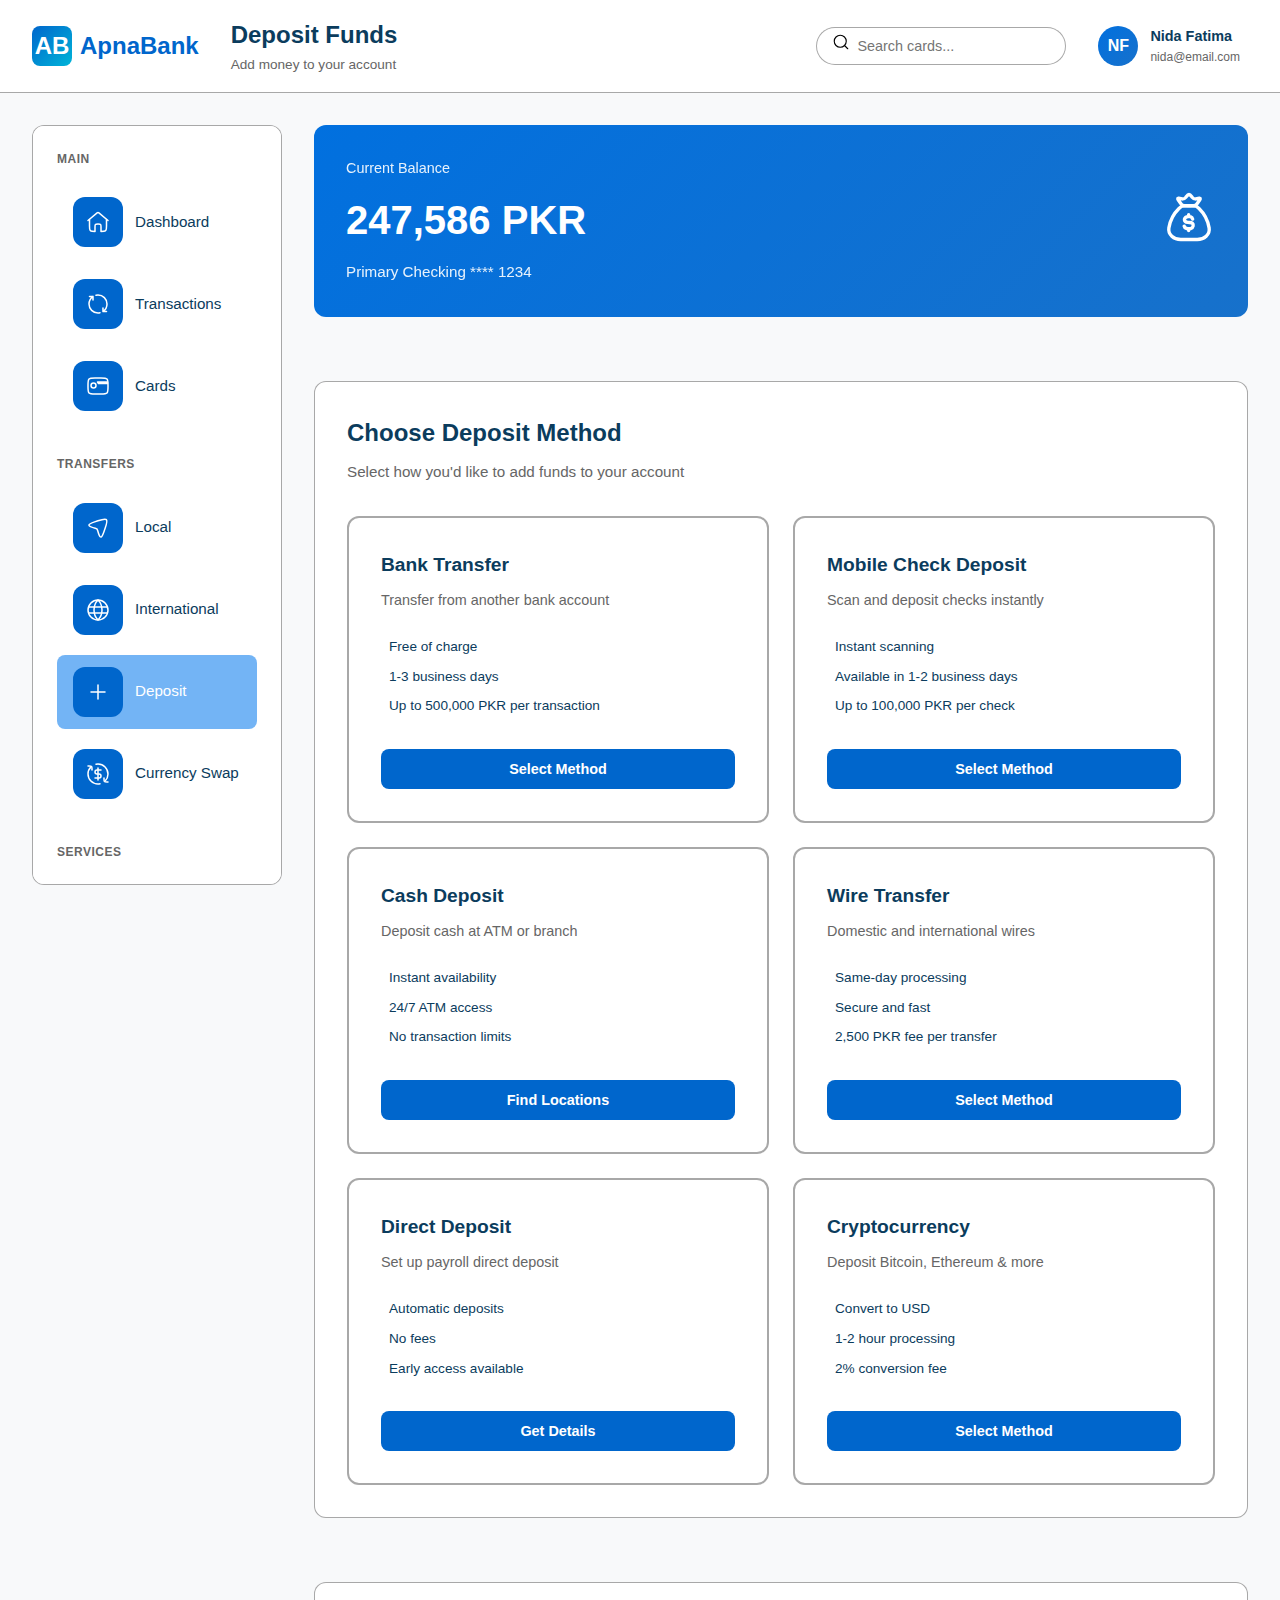
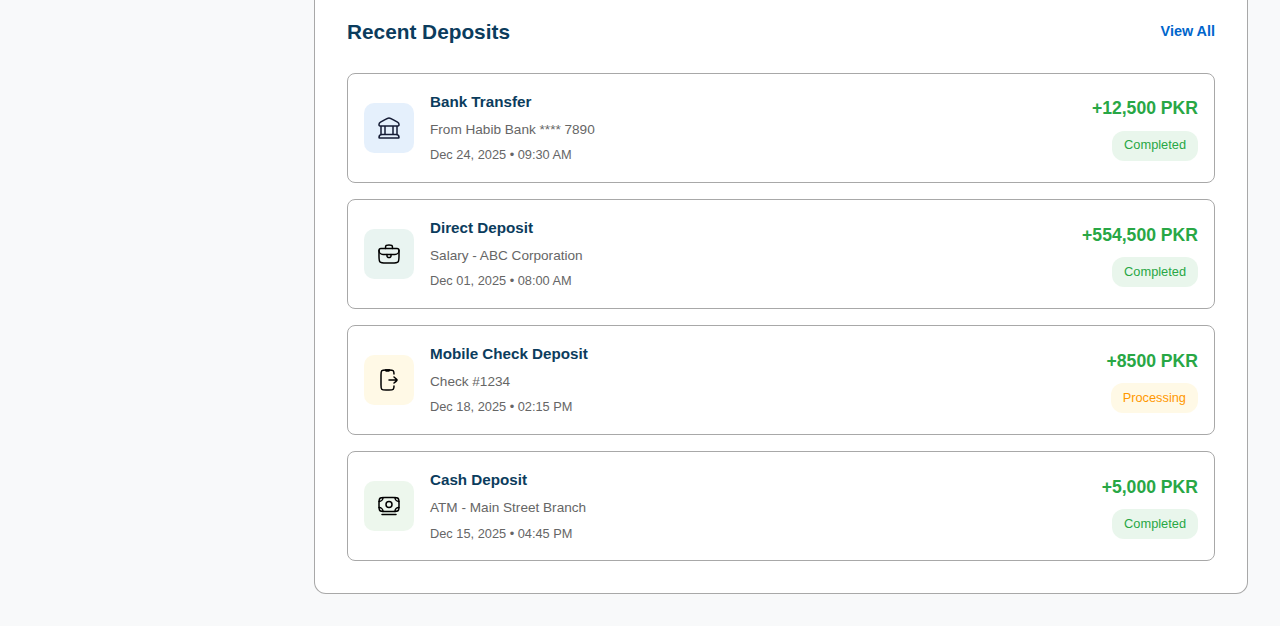
<file: deposit.html>
<!DOCTYPE html>
<html lang="en">
<head>
    <meta charset="UTF-8">
    <meta name="viewport" content="width=device-width, initial-scale=1.0">
    <title>Deposit Funds</title>
    <link rel="stylesheet" href="style.css">
</head>
<body class="dashboard-body">
    <!-- Navbar -->
    <nav class="dashboard-navbar">
        <div class="nav-left">
            <div class="hamburger" id="hamburger">
                <span></span>
                <span></span>
                <span></span>
            </div>
            <div class="logo">
                <div class="logo-icon">AB</div>
                <span>ApnaBank</span>
            </div>
            <div class="nav-title">
                <h1>Deposit Funds</h1>
                <span>Add money to your account</span>
            </div>
        </div>
        <div class="nav-right">
            <div class="search-bar">
                <span class="search-icon"><svg xmlns="http://www.w3.org/2000/svg" viewBox="0 0 24 24" width="18" height="18" color="#000000" fill="none" stroke="currentColor" stroke-width="1.5" stroke-linecap="round" stroke-linejoin="round">
    <path d="M17 17L21 21" />
    <path d="M19 11C19 6.58172 15.4183 3 11 3C6.58172 3 3 6.58172 3 11C3 15.4183 6.58172 19 11 19C15.4183 19 19 15.4183 19 11Z" />
</svg></span>
                <input type="text" placeholder="Search cards...">
            </div>
            <div class="user-profile">
                <div class="user-avatar">NF</div>
                <div class="user-info">
                    <span class="user-name">Nida Fatima</span>
                    <span class="user-email">nida@email.com</span>
                </div>
            </div>
        </div>
    </nav>
    <!-- Main Container-->
    <div class="transfer-container">
        <!-- Sidebar -->
        <aside class="sidebar" id="sidebar">
            <!-- Main Section -->
            <div class="menu-section">
                <h3 class="menu-section-title">Main</h3>
                <a href="dashboard.html" class="menu-item">
                    <span class="menu-icon"><svg xmlns="http://www.w3.org/2000/svg" viewBox="0 0 24 24" width="24" height="24" color="#ffffff" fill="none" stroke="#ffffff" stroke-width="1.5" stroke-linecap="round" stroke-linejoin="round">
    <path d="M22 10.5L12.8825 2.82207C12.6355 2.61407 12.3229 2.5 12 2.5C11.6771 2.5 11.3645 2.61407 11.1175 2.82207L2 10.5" />
    <path d="M20.5 9.5V16C20.5 18.3456 20.5 19.5184 19.8801 20.3263C19.7205 20.5343 19.5343 20.7205 19.3263 20.8801C18.5184 21.5 17.3456 21.5 15 21.5V17C15 15.5858 15 14.8787 14.5607 14.4393C14.1213 14 13.4142 14 12 14C10.5858 14 9.87868 14 9.43934 14.4393C9 14.8787 9 15.5858 9 17V21.5C6.65442 21.5 5.48164 21.5 4.67372 20.8801C4.46572 20.7205 4.27954 20.5343 4.11994 20.3263C3.5 19.5184 3.5 18.3456 3.5 16V9.5" />
</svg></span>
                    <span class="menu-text">Dashboard</span>
                </a>
                <a href="transactions.html" class="menu-item">
                    <span class="menu-icon"><svg xmlns="http://www.w3.org/2000/svg" viewBox="0 0 24 24" width="24" height="24" color="#ffffff" fill="none" stroke="#ffffff" stroke-width="1.5" stroke-linecap="round" stroke-linejoin="round">
    <path d="M16.9767 19.5C19.4017 17.8876 21 15.1305 21 12C21 7.02944 16.9706 3 12 3C11.3126 3 10.6432 3.07706 10 3.22302M16.9767 19.5V16M16.9767 19.5H20.5M7 4.51555C4.58803 6.13007 3 8.87958 3 12C3 16.9706 7.02944 21 12 21C12.6874 21 13.3568 20.9229 14 20.777M7 4.51555V8M7 4.51555H3.5" />
</svg></span>
                    <span class="menu-text">Transactions</span>
                </a>
                <a href="cards.html" class="menu-item">
                    <span class="menu-icon"><svg xmlns="http://www.w3.org/2000/svg" viewBox="0 0 24 24" width="24" height="24" color="#ffffff" fill="none" stroke="#ffffff" stroke-width="1.5" stroke-linecap="round" stroke-linejoin="round">
    <path d="M15 4H9C5.70017 4 4.05025 4 3.02513 5.02513C2 6.05025 2 7.70017 2 11V13C2 16.2998 2 17.9497 3.02513 18.9749C4.05025 20 5.70017 20 9 20H15C18.2998 20 19.9497 20 20.9749 18.9749C22 17.9497 22 16.2998 22 13V11C22 7.70017 22 6.05025 20.9749 5.02513C19.9497 4 18.2998 4 15 4Z" />
    <path d="M21.5 8H11.5L12.5 9.5H21.5V8Z" />
    <path d="M10 11.5C10 12.8807 8.88072 14 7.5 14C6.11928 14 5 12.8807 5 11.5C5 10.1193 6.11928 9 7.5 9C8.88072 9 10 10.1193 10 11.5Z" />
</svg></span>
                    <span class="menu-text">Cards</span>
                </a>
            </div>

            <!-- Transfers Section -->
            <div class="menu-section">
                <h3 class="menu-section-title">Transfers</h3>
                <a href="local.html" class="menu-item">
                    <span class="menu-icon"><svg xmlns="http://www.w3.org/2000/svg" viewBox="0 0 24 24" width="24" height="24" color="#ffffff" fill="none" stroke="#ffffff" stroke-width="1.5">
    <path d="M11.922 4.79004C16.6963 3.16245 19.0834 2.34866 20.3674 3.63261C21.6513 4.91656 20.8375 7.30371 19.21 12.078L18.1016 15.3292C16.8517 18.9958 16.2267 20.8291 15.1964 20.9808C14.9195 21.0216 14.6328 20.9971 14.3587 20.9091C13.3395 20.5819 12.8007 18.6489 11.7231 14.783C11.4841 13.9255 11.3646 13.4967 11.0924 13.1692C11.0134 13.0742 10.9258 12.9866 10.8308 12.9076C10.5033 12.6354 10.0745 12.5159 9.21705 12.2769C5.35111 11.1993 3.41814 10.6605 3.0909 9.64127C3.00292 9.36724 2.97837 9.08053 3.01916 8.80355C3.17088 7.77332 5.00419 7.14834 8.6708 5.89838L11.922 4.79004Z" />
</svg></span>
                    <span class="menu-text">Local</span>
                </a>
                <a href="international.html" class="menu-item">
                    <span class="menu-icon"><svg xmlns="http://www.w3.org/2000/svg" viewBox="0 0 24 24" width="24" height="24" color="#ffffff" fill="none" stroke="#ffffff" stroke-width="1.5">
    <circle cx="12" cy="12" r="10" />
    <path d="M8 12C8 18 12 22 12 22C12 22 16 18 16 12C16 6 12 2 12 2C12 2 8 6 8 12Z" />
    <path d="M21 15H3" />
    <path d="M21 9H3" />
</svg></span>
                    <span class="menu-text">International</span>
                </a>
                <a href="deposit.html" class="menu-item active">
                    <span class="menu-icon"><svg xmlns="http://www.w3.org/2000/svg" viewBox="0 0 24 24" width="24" height="24" color="#ffffff" fill="none" stroke="#ffffff" stroke-width="1.5" stroke-linecap="round" stroke-linejoin="round">
    <path d="M12.001 5.00003V19.002" />
    <path d="M19.002 12.002L4.99998 12.002" />
</svg></span>
                    <span class="menu-text">Deposit</span>
                </a>
                <a href="swap.html" class="menu-item">
                    <span class="menu-icon"><svg xmlns="http://www.w3.org/2000/svg" viewBox="0 0 24 24" width="24" height="24" color="#ffffff" fill="none" stroke="#ffffff" stroke-width="1.5" stroke-linecap="round" stroke-linejoin="round">
    <path d="M15 8H11C9.89543 8 9 8.89543 9 10C9 11.1046 9.89543 12 11 12H13C14.1046 12 15 12.8954 15 14C15 15.1046 14.1046 16 13 16H9" />
    <path d="M12 6L12 18" />
    <path d="M6 8V7C6 5.58579 6 4.87868 5.56066 4.43934C5.12132 4 4.41421 4 3 4H2" />
    <path d="M18 16V17C18 18.4142 18 19.1213 18.4393 19.5607C18.8787 20 19.5858 20 21 20H22" />
    <path d="M10 2.20004C10.6462 2.06886 11.3151 2 12 2C17.5228 2 22 6.47715 22 12C22 14.7255 20.9097 17.1962 19.1414 19M14 21.8C13.3538 21.9311 12.6849 22 12 22C6.47715 22 2 17.5228 2 12C2 9.20261 3.14864 6.67349 5 4.85857" />
</svg></span>
                    <span class="menu-text">Currency Swap</span>
                </a>
            </div>

            <!-- Services Section -->
            <div class="menu-section">
                <h3 class="menu-section-title">Services</h3>
                <a href="loan.html" class="menu-item">
                    <span class="menu-icon"><svg xmlns="http://www.w3.org/2000/svg" viewBox="0 0 24 24" width="24" height="24" color="#ffffff" fill="none" stroke="#ffffff" stroke-width="1.5">
    <path d="M2 8.56907C2 7.37289 2.48238 6.63982 3.48063 6.08428L7.58987 3.79744C9.7431 2.59915 10.8197 2 12 2C13.1803 2 14.2569 2.59915 16.4101 3.79744L20.5194 6.08428C21.5176 6.63982 22 7.3729 22 8.56907C22 8.89343 22 9.05561 21.9646 9.18894C21.7785 9.88945 21.1437 10 20.5307 10H3.46928C2.85627 10 2.22152 9.88944 2.03542 9.18894C2 9.05561 2 8.89343 2 8.56907Z" />
    <path d="M11.9959 7H12.0049" />
    <path d="M4 10V18.5M8 10V18.5" />
    <path d="M16 10V18.5M20 10V18.5" />
    <path d="M19 18.5H5C3.34315 18.5 2 19.8431 2 21.5C2 21.7761 2.22386 22 2.5 22H21.5C21.7761 22 22 21.7761 22 21.5C22 19.8431 20.6569 18.5 19 18.5Z" />
</svg></span>
                    <span class="menu-text">Loan</span>
                </a>
                <a href="tax.html" class="menu-item">
                    <span class="menu-icon"><svg xmlns="http://www.w3.org/2000/svg" viewBox="0 0 24 24" width="24" height="24" color="#ffffff" fill="none" stroke="#ffffff" stroke-width="1.5" stroke-linecap="round" stroke-linejoin="round">
    <path d="M14.9805 7.01556C14.9805 7.01556 15.4805 7.51556 15.9805 8.51556C15.9805 8.51556 17.5687 6.01556 18.9805 5.51556" />
    <path d="M9.99491 2.02134C7.49644 1.91556 5.56618 2.20338 5.56618 2.20338C4.34733 2.29053 2.01152 2.97385 2.01154 6.96454C2.01156 10.9213 1.9857 15.7993 2.01154 17.7439C2.01154 18.932 2.74716 21.7033 5.29332 21.8518C8.38816 22.0324 13.9628 22.0708 16.5205 21.8518C17.2052 21.8132 19.4847 21.2757 19.7732 18.7956C20.0721 16.2263 20.0126 14.4407 20.0126 14.0157" />
    <path d="M21.9999 7.01556C21.9999 9.77698 19.7592 12.0156 16.9951 12.0156C14.231 12.0156 11.9903 9.77698 11.9903 7.01556C11.9903 4.25414 14.231 2.01556 16.9951 2.01556C19.7592 2.01556 21.9999 4.25414 21.9999 7.01556Z" />
    <path d="M6.98053 13.0156H10.9805" />
    <path d="M6.98053 17.0156H14.9805" />
</svg></span>
                    <span class="menu-text">Tax Refund</span>
                </a>
                <a href="grants.html" class="menu-item">
                    <span class="menu-icon"><svg xmlns="http://www.w3.org/2000/svg" viewBox="0 0 24 24" width="24" height="24" color="#ffffff" fill="none" stroke="#ffffff" stroke-width="1.5" stroke-linecap="round" stroke-linejoin="round">
    <path d="M4 11V15C4 18.2998 4 19.9497 5.02513 20.9749C6.05025 22 7.70017 22 11 22H13C16.2998 22 17.9497 22 18.9749 20.9749C20 19.9497 20 18.2998 20 15V11" />
    <path d="M3 9C3 8.25231 3 7.87846 3.20096 7.6C3.33261 7.41758 3.52197 7.26609 3.75 7.16077C4.09808 7 4.56538 7 5.5 7H18.5C19.4346 7 19.9019 7 20.25 7.16077C20.478 7.26609 20.6674 7.41758 20.799 7.6C21 7.87846 21 8.25231 21 9C21 9.74769 21 10.1215 20.799 10.4C20.6674 10.5824 20.478 10.7339 20.25 10.8392C19.9019 11 19.4346 11 18.5 11H5.5C4.56538 11 4.09808 11 3.75 10.8392C3.52197 10.7339 3.33261 10.5824 3.20096 10.4C3 10.1215 3 9.74769 3 9Z" />
    <path d="M6 3.78571C6 2.79949 6.79949 2 7.78571 2H8.14286C10.2731 2 12 3.7269 12 5.85714V7H9.21429C7.43908 7 6 5.56091 6 3.78571Z" />
    <path d="M18 3.78571C18 2.79949 17.2005 2 16.2143 2H15.8571C13.7269 2 12 3.7269 12 5.85714V7H14.7857C16.5609 7 18 5.56091 18 3.78571Z" />
    <path d="M12 11L12 22" />
</svg></span>
                    <span class="menu-text">Grants</span>
                </a>
            </div>

            <!-- Logout -->
            <div class="menu-section">
                <a href="index.html" class="menu-item logout">
                    <span class="menu-icon"><svg xmlns="http://www.w3.org/2000/svg" viewBox="0 0 24 24" width="24" height="24" color="#ffffff" fill="none" stroke="#ffffff" stroke-width="1.5" stroke-linecap="round" stroke-linejoin="round">
    <path d="M7.00003 3C6.07006 3 5.60507 3 5.22357 3.10222C4.1883 3.37962 3.37966 4.18827 3.10225 5.22354C3.00003 5.60504 3.00003 6.07003 3.00003 7L3.00003 17C3.00003 17.93 3.00003 18.395 3.10225 18.7765C3.37965 19.8117 4.1883 20.6204 5.22357 20.8978C5.60507 21 6.07006 21 7.00003 21" />
    <path d="M16.5001 16.5C16.5001 16.5 21 13.1858 21 12C21 10.8141 16.5 7.5 16.5 7.5M20 12L8.00003 12" />
</svg></span>
                    <span class="menu-text">Logout</span>
                </a>
            </div>
        </aside>

        <!-- Main Content - Full Width -->
        <main class="transfer-main-content">
            <!-- Account Balance Overview -->
            <div class="deposit-balance-card">
                <div class="balance-card-content">
                    <div class="balance-info">
                        <span class="balance-card-label">Current Balance</span>
                        <span class="balance-card-amount">247,586 PKR</span>
                        <span class="balance-card-account">Primary Checking  **** 1234</span>
                    </div>
                    <div class="balance-card-icon"><svg xmlns="http://www.w3.org/2000/svg" viewBox="0 0 24 24" width="54" height="54" color="#ffffff" fill="none" stroke="#ffffff" stroke-width="1.5" stroke-linecap="round" stroke-linejoin="round">
    <path d="M20.9427 16.8354C20.2864 12.8866 18.2432 9.94613 16.467 8.219C15.9501 7.71642 15.6917 7.46513 15.1208 7.23257C14.5499 7 14.0592 7 13.0778 7H10.9222C9.94081 7 9.4501 7 8.87922 7.23257C8.30834 7.46513 8.04991 7.71642 7.53304 8.219C5.75682 9.94613 3.71361 12.8866 3.05727 16.8354C2.56893 19.7734 5.27927 22 8.30832 22H15.6917C18.7207 22 21.4311 19.7734 20.9427 16.8354Z" />
    <path d="M7.25662 4.44287C7.05031 4.14258 6.75128 3.73499 7.36899 3.64205C8.00392 3.54651 8.66321 3.98114 9.30855 3.97221C9.89237 3.96413 10.1898 3.70519 10.5089 3.33548C10.8449 2.94617 11.3652 2 12 2C12.6348 2 13.1551 2.94617 13.4911 3.33548C13.8102 3.70519 14.1076 3.96413 14.6914 3.97221C15.3368 3.98114 15.9961 3.54651 16.631 3.64205C17.2487 3.73499 16.9497 4.14258 16.7434 4.44287L15.8105 5.80064C15.4115 6.38146 15.212 6.67187 14.7944 6.83594C14.3769 7 13.8373 7 12.7582 7H11.2418C10.1627 7 9.6231 7 9.20556 6.83594C8.78802 6.67187 8.5885 6.38146 8.18945 5.80064L7.25662 4.44287Z" />
    <path d="M13.6267 12.9186C13.4105 12.1205 12.3101 11.4003 10.9892 11.9391C9.66829 12.4778 9.45847 14.2113 11.4565 14.3955C12.3595 14.4787 12.9483 14.2989 13.4873 14.8076C14.0264 15.3162 14.1265 16.7308 12.7485 17.112C11.3705 17.4932 10.006 16.8976 9.85742 16.0517M11.8417 10.9927V11.7531M11.8417 17.2293V17.9927" />
</svg></div>
                </div>
            </div>

            <!-- Deposit Methods Section -->
            <div class="deposit-methods-section">
                <h2 class="deposit-section-title">Choose Deposit Method</h2>
                <p class="deposit-section-desc">Select how you'd like to add funds to your account</p>

                <div class="deposit-methods-grid">
                    <!-- Bank Transfer -->
                    <div class="deposit-method-card" onclick="selectDepositMethod('bank')">
                        
                        <h3 class="deposit-method-title">Bank Transfer</h3>
                        <p class="deposit-method-desc">Transfer from another bank account</p>
                        <ul class="deposit-method-features">
                            <li> Free of charge</li>
                            <li> 1-3 business days</li>
                            <li> Up to 500,000 PKR per transaction</li>
                        </ul>
                        <button class="deposit-method-btn">Select Method</button>
                    </div>

                    <!-- Check Deposit -->
                    <div class="deposit-method-card" onclick="selectDepositMethod('check')">
                      
                        <h3 class="deposit-method-title">Mobile Check Deposit</h3>
                        <p class="deposit-method-desc">Scan and deposit checks instantly</p>
                        <ul class="deposit-method-features">
                            <li> Instant scanning</li>
                            <li> Available in 1-2 business days</li>
                            <li> Up to 100,000 PKR per check</li>
                        </ul>
                        <button class="deposit-method-btn">Select Method</button>
                    </div>

                    <!-- Cash Deposit -->
                    <div class="deposit-method-card" onclick="selectDepositMethod('cash')">
                        
                        <h3 class="deposit-method-title">Cash Deposit</h3>
                        <p class="deposit-method-desc">Deposit cash at ATM or branch</p>
                        <ul class="deposit-method-features">
                            <li> Instant availability</li>
                            <li> 24/7 ATM access</li>
                            <li> No transaction limits</li>
                        </ul>
                        <button class="deposit-method-btn">Find Locations</button>
                    </div>

                    <!-- Wire Transfer -->
                    <div class="deposit-method-card" onclick="selectDepositMethod('wire')">
                        
                        <h3 class="deposit-method-title">Wire Transfer</h3>
                        <p class="deposit-method-desc">Domestic and international wires</p>
                        <ul class="deposit-method-features">
                            <li> Same-day processing</li>
                            <li> Secure and fast</li>
                            <li> 2,500 PKR fee per transfer</li>
                        </ul>
                        <button class="deposit-method-btn">Select Method</button>
                    </div>

                    <!-- Direct Deposit -->
                    <div class="deposit-method-card" onclick="selectDepositMethod('direct')">
                        
                        <h3 class="deposit-method-title">Direct Deposit</h3>
                        <p class="deposit-method-desc">Set up payroll direct deposit</p>
                        <ul class="deposit-method-features">
                            <li> Automatic deposits</li>
                            <li> No fees</li>
                            <li> Early access available</li>
                        </ul>
                        <button class="deposit-method-btn">Get Details</button>
                    </div>

                    <!-- Crypto Deposit -->
                    <div class="deposit-method-card" onclick="selectDepositMethod('crypto')">
                        
                        <h3 class="deposit-method-title">Cryptocurrency</h3>
                        <p class="deposit-method-desc">Deposit Bitcoin, Ethereum & more</p>
                        <ul class="deposit-method-features">
                            <li> Convert to USD</li>
                            <li> 1-2 hour processing</li>
                            <li> 2% conversion fee</li>
                        </ul>
                        <button class="deposit-method-btn">Select Method</button>
                    </div>
                </div>
            </div>

           
            <!-- Recent Deposits -->
            <div class="recent-deposits-section">
                <div class="section-header-transfer">
                    <h3>Recent Deposits</h3>
                    <a href="transactions.html" class="view-all-link">View All</a>
                </div>

                <div class="recent-deposits-list">
                    <div class="recent-deposit-item">
                        <div class="recent-deposit-left">
                            <div class="recent-deposit-icon bank"><svg xmlns="http://www.w3.org/2000/svg" viewBox="0 0 24 24" width="24" height="24" color="#000000" fill="none" stroke="#141B34" stroke-width="1.5">
    <path d="M2 8.56907C2 7.37289 2.48238 6.63982 3.48063 6.08428L7.58987 3.79744C9.7431 2.59915 10.8197 2 12 2C13.1803 2 14.2569 2.59915 16.4101 3.79744L20.5194 6.08428C21.5176 6.63982 22 7.3729 22 8.56907C22 8.89343 22 9.05561 21.9646 9.18894C21.7785 9.88945 21.1437 10 20.5307 10H3.46928C2.85627 10 2.22152 9.88944 2.03542 9.18894C2 9.05561 2 8.89343 2 8.56907Z" />
    <path d="M11.9959 7H12.0049" />
    <path d="M4 10V18.5M8 10V18.5" />
    <path d="M16 10V18.5M20 10V18.5" />
    <path d="M19 18.5H5C3.34315 18.5 2 19.8431 2 21.5C2 21.7761 2.22386 22 2.5 22H21.5C21.7761 22 22 21.7761 22 21.5C22 19.8431 20.6569 18.5 19 18.5Z" />
</svg></div>
                            <div class="recent-deposit-info">
                                <div class="recent-deposit-name">Bank Transfer</div>
                                <div class="recent-deposit-source">From Habib Bank **** 7890</div>
                                <div class="recent-deposit-date">Dec 24, 2025 • 09:30 AM</div>
                            </div>
                        </div>
                        <div class="recent-deposit-right">
                            <div class="recent-deposit-amount">+12,500 PKR</div>
                            <span class="recent-deposit-status completed">Completed</span>
                        </div>
                    </div>

                    <div class="recent-deposit-item">
                        <div class="recent-deposit-left">
                            <div class="recent-deposit-icon direct"><svg xmlns="http://www.w3.org/2000/svg" viewBox="0 0 24 24" width="24" height="24" color="#000000" fill="none" stroke="currentColor" stroke-width="1.5" stroke-linecap="round" stroke-linejoin="round">
    <path d="M2.00127 8.5L1.99911 13.997C1.99782 17.2979 1.99717 18.9484 3.02235 19.974C4.04754 20.9996 5.69801 20.9996 8.99895 20.9997L15 20.9998C18.2994 20.9999 19.949 21 20.9741 19.9751C21.9992 18.9502 21.9996 17.3005 22.0002 14.0012L22.0013 8.5" />
    <path d="M8.49857 6.5C8.49857 5.09554 8.49857 4.39331 8.83563 3.88886C8.98154 3.67048 9.16904 3.48298 9.38743 3.33706C9.89187 3 10.5941 3 11.9986 3C13.403 3 14.1053 3 14.6097 3.33706C14.8281 3.48298 15.0156 3.67048 15.1615 3.88886C15.4986 4.39331 15.4986 5.09554 15.4986 6.5" />
    <path d="M19.998 6.50016L3.99885 6.5C2.8944 6.50007 1.99876 7.39568 1.99866 8.50013C1.99876 10.7091 3.79005 12.5004 5.99901 12.5006H17.9978C20.2068 12.5005 21.998 10.7093 21.9981 8.5003C21.998 7.39582 21.1024 6.50023 19.998 6.50016Z" />
    <path d="M9.99857 12.5V13.5C9.99857 13.965 9.99857 14.1975 10.0497 14.3882C10.1884 14.9059 10.5927 15.3102 11.1103 15.4489C11.3011 15.5 11.5336 15.5 11.9986 15.5C12.4636 15.5 12.696 15.5 12.8868 15.4489C13.4044 15.3102 13.8088 14.9059 13.9475 14.3882C13.9986 14.1975 13.9986 13.965 13.9986 13.5V12.5" />
</svg></div>
                            <div class="recent-deposit-info">
                                <div class="recent-deposit-name">Direct Deposit</div>
                                <div class="recent-deposit-source">Salary - ABC Corporation</div>
                                <div class="recent-deposit-date">Dec 01, 2025 • 08:00 AM</div>
                            </div>
                        </div>
                        <div class="recent-deposit-right">
                            <div class="recent-deposit-amount">+554,500 PKR</div>
                            <span class="recent-deposit-status completed">Completed</span>
                        </div>
                    </div>

                    <div class="recent-deposit-item">
                        <div class="recent-deposit-left">
                            <div class="recent-deposit-icon check"><svg xmlns="http://www.w3.org/2000/svg" viewBox="0 0 24 24" width="24" height="24" color="#000000" fill="none" stroke="currentColor" stroke-width="1.5" stroke-linecap="round" stroke-linejoin="round">
    <path d="M17 6C16.9855 4.29344 16.8908 3.35264 16.2702 2.73223C15.5378 2 14.3591 2 12.0016 2H9.001C6.64351 2 5.46476 2 4.73238 2.73223C4 3.46447 4 4.64298 4 7V17C4 19.357 4 20.5355 4.73238 21.2678C5.46476 22 6.64351 22 9.001 22H12.0016C14.3591 22 15.5378 22 16.2702 21.2678C16.8908 20.6473 16.9855 19.7065 17 17.9999" />
    <path d="M12.5 2H8.5L9 3H12L12.5 2Z" />
    <path d="M19 12.0337H12M17 9C17 9 19.0371 10.6469 19.8208 11.5533C19.9468 11.6991 20.0064 11.8627 19.9995 12.0253C19.9933 12.1711 19.9337 12.3162 19.8207 12.4468C19.0368 13.3531 17 15 17 15" />
</svg></div>
                            <div class="recent-deposit-info">
                                <div class="recent-deposit-name">Mobile Check Deposit</div>
                                <div class="recent-deposit-source">Check #1234</div>
                                <div class="recent-deposit-date">Dec 18, 2025 • 02:15 PM</div>
                            </div>
                        </div>
                        <div class="recent-deposit-right">
                            <div class="recent-deposit-amount">+8500 PKR</div>
                            <span class="recent-deposit-status pending">Processing</span>
                        </div>
                    </div>

                    <div class="recent-deposit-item">
                        <div class="recent-deposit-left">
                            <div class="recent-deposit-icon cash"><svg xmlns="http://www.w3.org/2000/svg" viewBox="0 0 24 24" width="24" height="24" color="#000000" fill="none" stroke="currentColor" stroke-width="1.5" stroke-linecap="round" stroke-linejoin="round">
    <path d="M2.01709 13.5C4.21666 13.5 5.99977 15.2831 5.99977 17.4827" />
    <path d="M18 17.4827V17.3908C18 15.242 19.742 13.5 21.8908 13.5" />
    <path d="M5.99977 3.51562C5.99977 5.7152 4.21666 7.4983 2.01709 7.4983" />
    <path d="M18 3.51562C18 5.69594 19.769 7.46705 21.9423 7.49789" />
    <path d="M16 3.5H8C5.17157 3.5 3.75736 3.5 2.87868 4.37868C2 5.25736 2 6.67157 2 9.5V11.5C2 14.3284 2 15.7426 2.87868 16.6213C3.75736 17.5 5.17157 17.5 8 17.5H16C18.8284 17.5 20.2426 17.5 21.1213 16.6213C22 15.7426 22 14.3284 22 11.5V9.5C22 6.67157 22 5.25736 21.1213 4.37868C20.2426 3.5 18.8284 3.5 16 3.5Z" />
    <path d="M5 20.5H19" />
    <path d="M15 10.5C15 12.1569 13.6569 13.5 12 13.5C10.3431 13.5 9 12.1569 9 10.5C9 8.84315 10.3431 7.5 12 7.5C13.6569 7.5 15 8.84315 15 10.5Z" />
</svg></div>
                            <div class="recent-deposit-info">
                                <div class="recent-deposit-name">Cash Deposit</div>
                                <div class="recent-deposit-source">ATM - Main Street Branch</div>
                                <div class="recent-deposit-date">Dec 15, 2025 • 04:45 PM</div>
                            </div>
                        </div>
                        <div class="recent-deposit-right">
                            <div class="recent-deposit-amount">+5,000 PKR</div>
                            <span class="recent-deposit-status completed">Completed</span>
                        </div>
                    </div>
                </div>
            </div>
        </main>
    </div>

    <script>
        // Hamburger menu toggle
        const hamburger = document.getElementById('hamburger');
        const sidebar = document.getElementById('sidebar');

        hamburger.addEventListener('click', () => {
            sidebar.classList.toggle('active');
            hamburger.classList.toggle('active');
        });

        // Close sidebar when clicking outside on mobile
        document.addEventListener('click', (e) => {
            if (window.innerWidth <= 1024) {
                if (!sidebar.contains(e.target) && !hamburger.contains(e.target)) {
                    sidebar.classList.remove('active');
                    hamburger.classList.remove('active');
                }
            }
        });

        
    </script>
</body>
</html
</file>
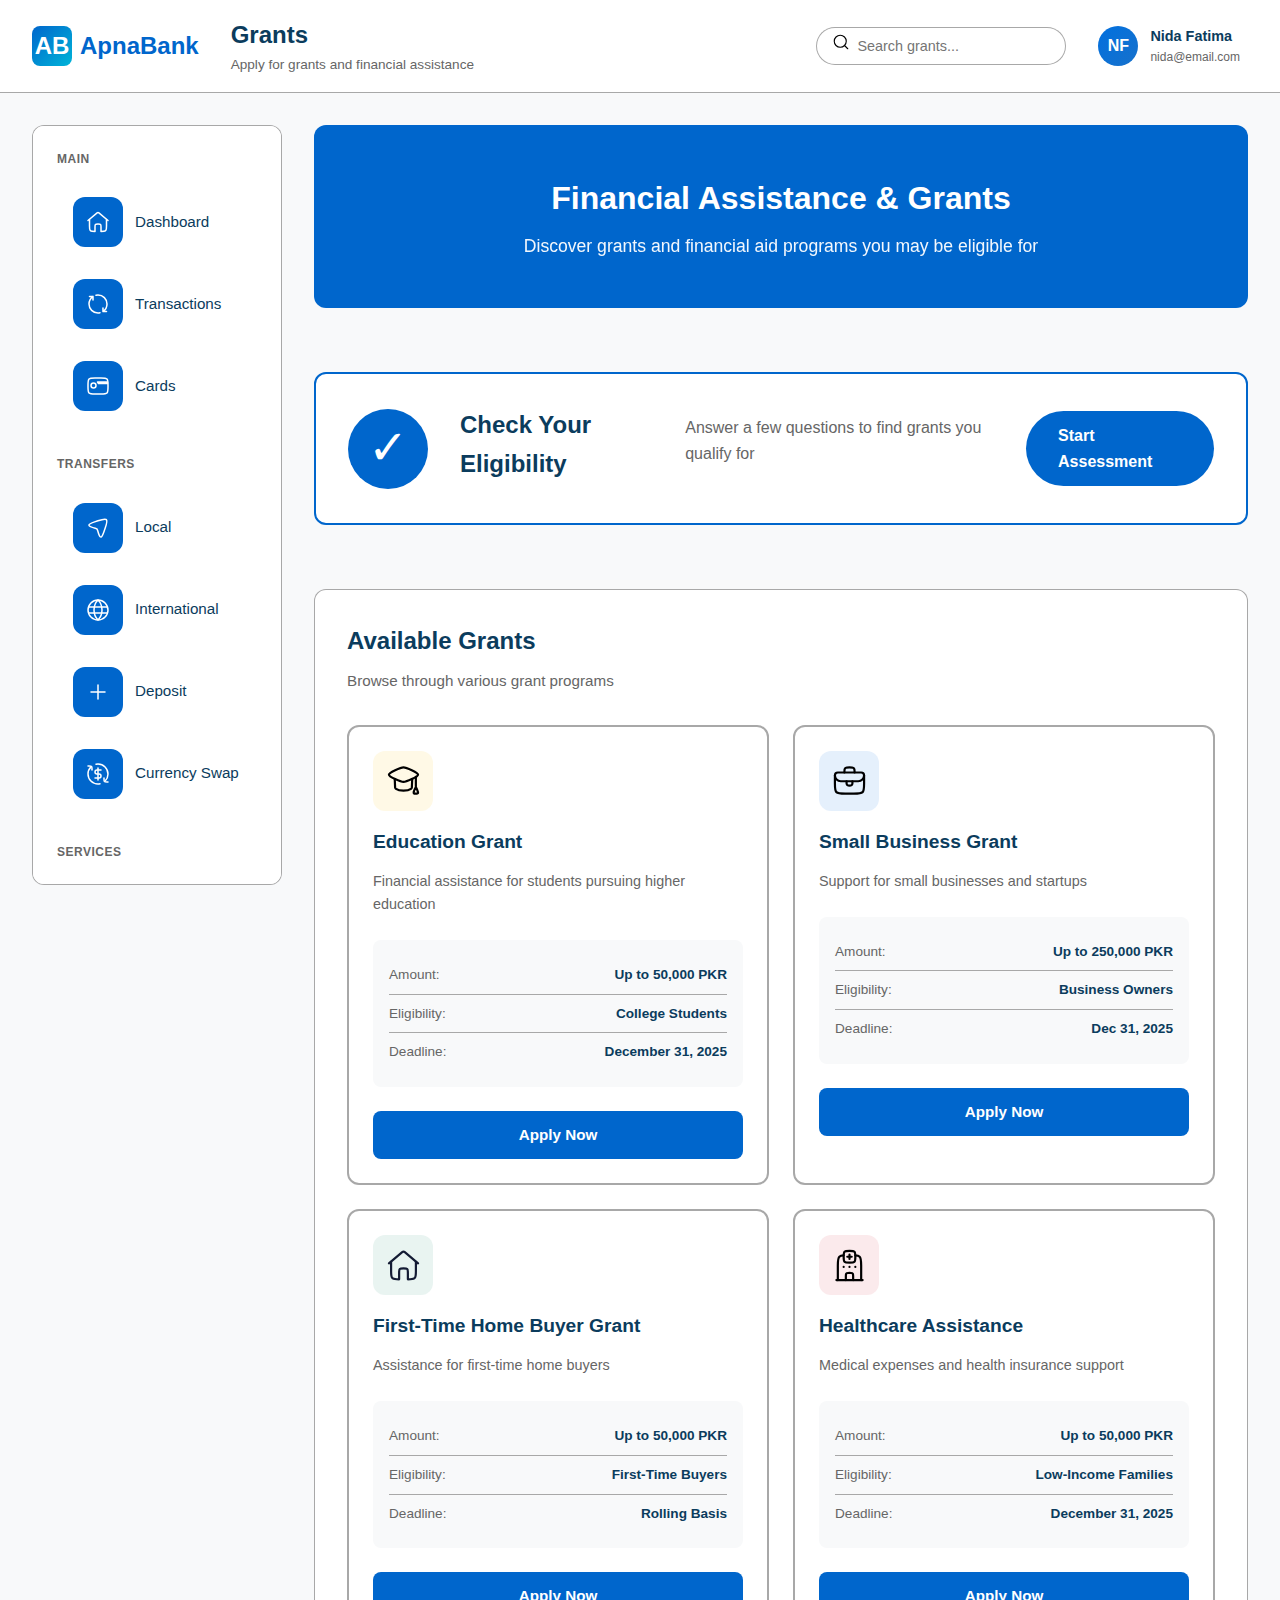
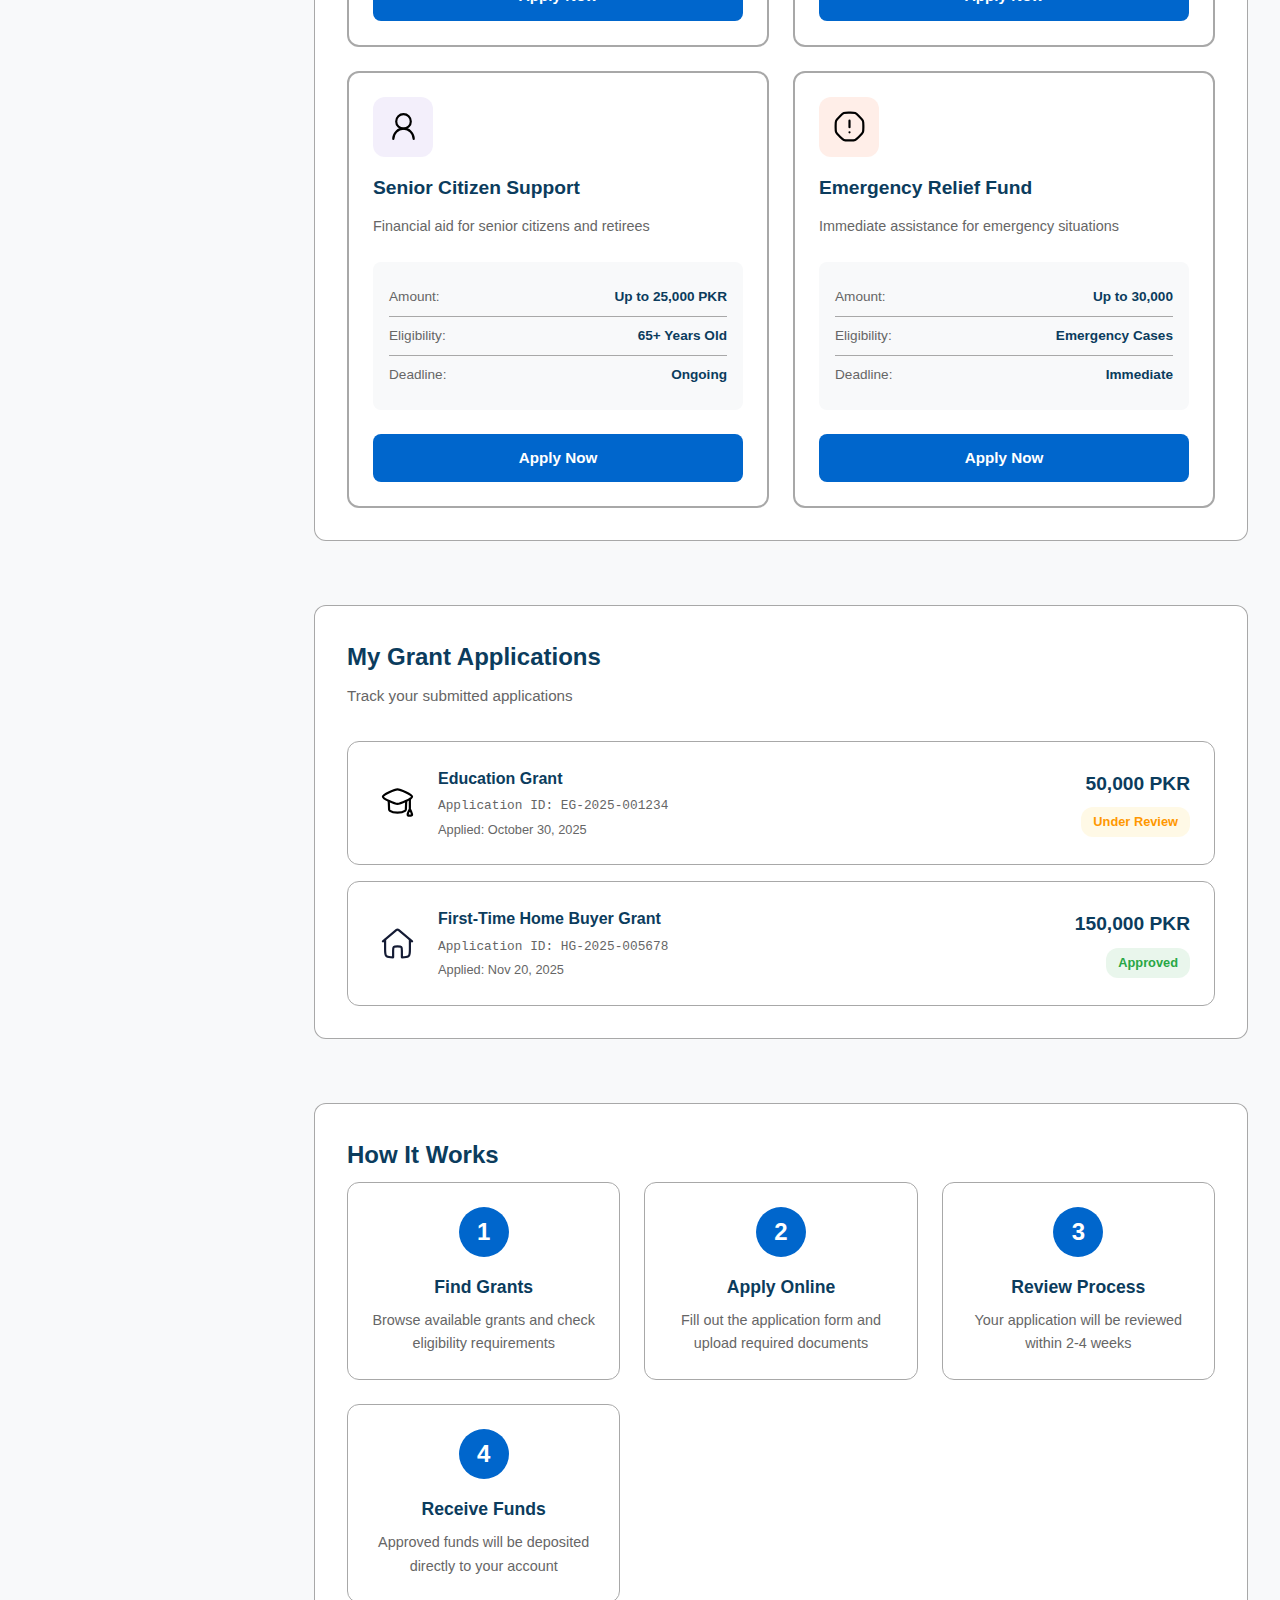
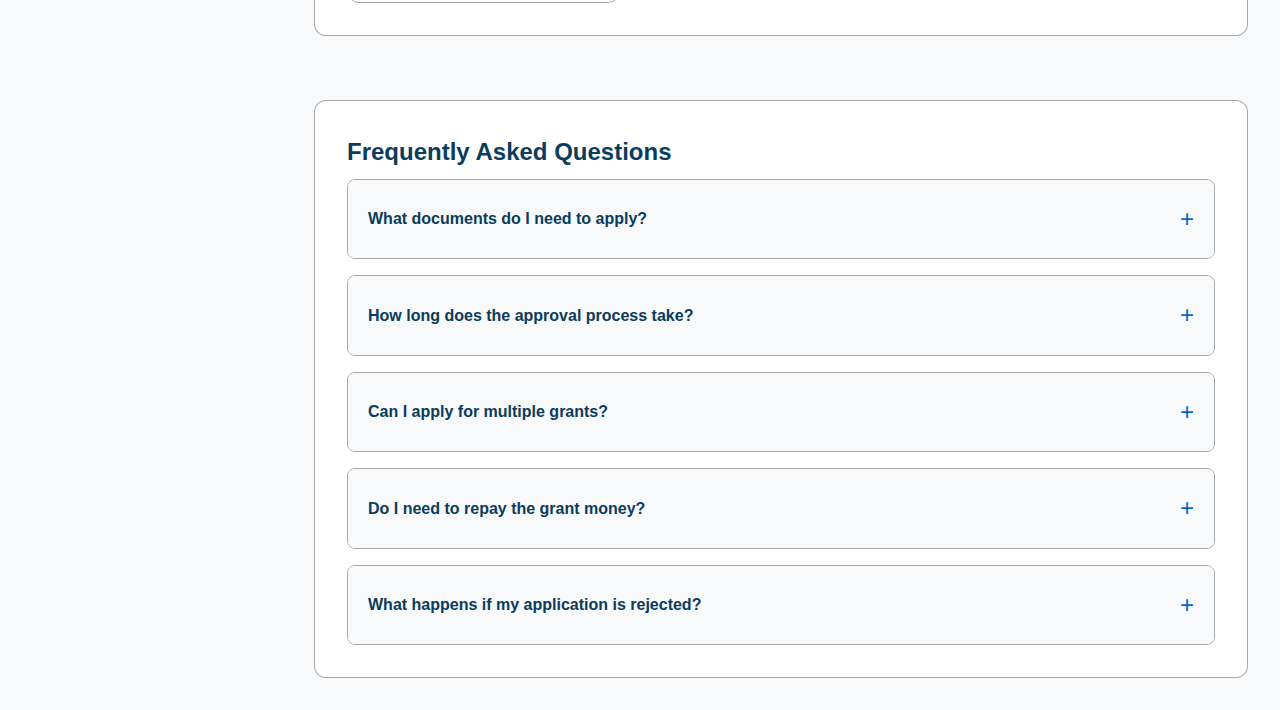
<file: grants.html>
<!DOCTYPE html>
<html lang="en">
<head>
    <meta charset="UTF-8">
    <meta name="viewport" content="width=device-width, initial-scale=1.0">
    <title>Grants</title>
    <link rel="stylesheet" href="style.css">
</head>
<body class="dashboard-body">
    <!-- Navbar -->
    <nav class="dashboard-navbar">
        <div class="nav-left">
            <div class="hamburger" id="hamburger">
                <span></span>
                <span></span>
                <span></span>
            </div>
            <div class="logo">
                <div class="logo-icon">AB</div>
                <span>ApnaBank</span>
            </div>
            <div class="nav-title">
                <h1>Grants</h1>
                <span>Apply for grants and financial assistance</span>
            </div>
        </div>
        <div class="nav-right">
            <div class="search-bar">
                <span class="search-icon"><svg xmlns="http://www.w3.org/2000/svg" viewBox="0 0 24 24" width="18" height="18" color="#000000" fill="none" stroke="currentColor" stroke-width="1.5" stroke-linecap="round" stroke-linejoin="round">
    <path d="M17 17L21 21" />
    <path d="M19 11C19 6.58172 15.4183 3 11 3C6.58172 3 3 6.58172 3 11C3 15.4183 6.58172 19 11 19C15.4183 19 19 15.4183 19 11Z" />
</svg></span>
                <input type="text" placeholder="Search grants...">
            </div>
            <div class="user-profile">
                <div class="user-avatar">NF</div>
                <div class="user-info">
                    <span class="user-name">Nida Fatima</span>
                    <span class="user-email">nida@email.com</span>
                </div>
            </div>
        </div>
    </nav>
    <!-- Main Container-->
    <div class="transfer-container">
        <!-- Sidebar -->
        <aside class="sidebar" id="sidebar">
            <!-- Main Section -->
            <div class="menu-section">
                <h3 class="menu-section-title">Main</h3>
                <a href="dashboard.html" class="menu-item">
                    <span class="menu-icon"><svg xmlns="http://www.w3.org/2000/svg" viewBox="0 0 24 24" width="24" height="24" color="#ffffff" fill="none" stroke="#ffffff" stroke-width="1.5" stroke-linecap="round" stroke-linejoin="round">
    <path d="M22 10.5L12.8825 2.82207C12.6355 2.61407 12.3229 2.5 12 2.5C11.6771 2.5 11.3645 2.61407 11.1175 2.82207L2 10.5" />
    <path d="M20.5 9.5V16C20.5 18.3456 20.5 19.5184 19.8801 20.3263C19.7205 20.5343 19.5343 20.7205 19.3263 20.8801C18.5184 21.5 17.3456 21.5 15 21.5V17C15 15.5858 15 14.8787 14.5607 14.4393C14.1213 14 13.4142 14 12 14C10.5858 14 9.87868 14 9.43934 14.4393C9 14.8787 9 15.5858 9 17V21.5C6.65442 21.5 5.48164 21.5 4.67372 20.8801C4.46572 20.7205 4.27954 20.5343 4.11994 20.3263C3.5 19.5184 3.5 18.3456 3.5 16V9.5" />
</svg></span>
                    <span class="menu-text">Dashboard</span>
                </a>
                <a href="transactions.html" class="menu-item">
                    <span class="menu-icon"><svg xmlns="http://www.w3.org/2000/svg" viewBox="0 0 24 24" width="24" height="24" color="#ffffff" fill="none" stroke="#ffffff" stroke-width="1.5" stroke-linecap="round" stroke-linejoin="round">
    <path d="M16.9767 19.5C19.4017 17.8876 21 15.1305 21 12C21 7.02944 16.9706 3 12 3C11.3126 3 10.6432 3.07706 10 3.22302M16.9767 19.5V16M16.9767 19.5H20.5M7 4.51555C4.58803 6.13007 3 8.87958 3 12C3 16.9706 7.02944 21 12 21C12.6874 21 13.3568 20.9229 14 20.777M7 4.51555V8M7 4.51555H3.5" />
</svg></span>
                    <span class="menu-text">Transactions</span>
                </a>
                <a href="cards.html" class="menu-item">
                    <span class="menu-icon"><svg xmlns="http://www.w3.org/2000/svg" viewBox="0 0 24 24" width="24" height="24" color="#ffffff" fill="none" stroke="#ffffff" stroke-width="1.5" stroke-linecap="round" stroke-linejoin="round">
    <path d="M15 4H9C5.70017 4 4.05025 4 3.02513 5.02513C2 6.05025 2 7.70017 2 11V13C2 16.2998 2 17.9497 3.02513 18.9749C4.05025 20 5.70017 20 9 20H15C18.2998 20 19.9497 20 20.9749 18.9749C22 17.9497 22 16.2998 22 13V11C22 7.70017 22 6.05025 20.9749 5.02513C19.9497 4 18.2998 4 15 4Z" />
    <path d="M21.5 8H11.5L12.5 9.5H21.5V8Z" />
    <path d="M10 11.5C10 12.8807 8.88072 14 7.5 14C6.11928 14 5 12.8807 5 11.5C5 10.1193 6.11928 9 7.5 9C8.88072 9 10 10.1193 10 11.5Z" />
</svg></span>
                    <span class="menu-text">Cards</span>
                </a>
            </div>

            <!-- Transfers Section -->
            <div class="menu-section">
                <h3 class="menu-section-title">Transfers</h3>
                <a href="local.html" class="menu-item">
                    <span class="menu-icon"><svg xmlns="http://www.w3.org/2000/svg" viewBox="0 0 24 24" width="24" height="24" color="#ffffff" fill="none" stroke="#ffffff" stroke-width="1.5">
    <path d="M11.922 4.79004C16.6963 3.16245 19.0834 2.34866 20.3674 3.63261C21.6513 4.91656 20.8375 7.30371 19.21 12.078L18.1016 15.3292C16.8517 18.9958 16.2267 20.8291 15.1964 20.9808C14.9195 21.0216 14.6328 20.9971 14.3587 20.9091C13.3395 20.5819 12.8007 18.6489 11.7231 14.783C11.4841 13.9255 11.3646 13.4967 11.0924 13.1692C11.0134 13.0742 10.9258 12.9866 10.8308 12.9076C10.5033 12.6354 10.0745 12.5159 9.21705 12.2769C5.35111 11.1993 3.41814 10.6605 3.0909 9.64127C3.00292 9.36724 2.97837 9.08053 3.01916 8.80355C3.17088 7.77332 5.00419 7.14834 8.6708 5.89838L11.922 4.79004Z" />
</svg></span>
                    <span class="menu-text">Local</span>
                </a>
                <a href="international.html" class="menu-item">
                    <span class="menu-icon"><svg xmlns="http://www.w3.org/2000/svg" viewBox="0 0 24 24" width="24" height="24" color="#ffffff" fill="none" stroke="#ffffff" stroke-width="1.5">
    <circle cx="12" cy="12" r="10" />
    <path d="M8 12C8 18 12 22 12 22C12 22 16 18 16 12C16 6 12 2 12 2C12 2 8 6 8 12Z" />
    <path d="M21 15H3" />
    <path d="M21 9H3" />
</svg></span>
                    <span class="menu-text">International</span>
                </a>
                <a href="deposit.html" class="menu-item">
                    <span class="menu-icon"><svg xmlns="http://www.w3.org/2000/svg" viewBox="0 0 24 24" width="24" height="24" color="#ffffff" fill="none" stroke="#ffffff" stroke-width="1.5" stroke-linecap="round" stroke-linejoin="round">
    <path d="M12.001 5.00003V19.002" />
    <path d="M19.002 12.002L4.99998 12.002" />
</svg></span>
                    <span class="menu-text">Deposit</span>
                </a>
                <a href="swap.html" class="menu-item">
                    <span class="menu-icon"><svg xmlns="http://www.w3.org/2000/svg" viewBox="0 0 24 24" width="24" height="24" color="#ffffff" fill="none" stroke="#ffffff" stroke-width="1.5" stroke-linecap="round" stroke-linejoin="round">
    <path d="M15 8H11C9.89543 8 9 8.89543 9 10C9 11.1046 9.89543 12 11 12H13C14.1046 12 15 12.8954 15 14C15 15.1046 14.1046 16 13 16H9" />
    <path d="M12 6L12 18" />
    <path d="M6 8V7C6 5.58579 6 4.87868 5.56066 4.43934C5.12132 4 4.41421 4 3 4H2" />
    <path d="M18 16V17C18 18.4142 18 19.1213 18.4393 19.5607C18.8787 20 19.5858 20 21 20H22" />
    <path d="M10 2.20004C10.6462 2.06886 11.3151 2 12 2C17.5228 2 22 6.47715 22 12C22 14.7255 20.9097 17.1962 19.1414 19M14 21.8C13.3538 21.9311 12.6849 22 12 22C6.47715 22 2 17.5228 2 12C2 9.20261 3.14864 6.67349 5 4.85857" />
</svg></span>
                    <span class="menu-text">Currency Swap</span>
                </a>
            </div>

            <!-- Services Section -->
            <div class="menu-section">
                <h3 class="menu-section-title">Services</h3>
                <a href="loan.html" class="menu-item">
                    <span class="menu-icon"><svg xmlns="http://www.w3.org/2000/svg" viewBox="0 0 24 24" width="24" height="24" color="#ffffff" fill="none" stroke="#ffffff" stroke-width="1.5">
    <path d="M2 8.56907C2 7.37289 2.48238 6.63982 3.48063 6.08428L7.58987 3.79744C9.7431 2.59915 10.8197 2 12 2C13.1803 2 14.2569 2.59915 16.4101 3.79744L20.5194 6.08428C21.5176 6.63982 22 7.3729 22 8.56907C22 8.89343 22 9.05561 21.9646 9.18894C21.7785 9.88945 21.1437 10 20.5307 10H3.46928C2.85627 10 2.22152 9.88944 2.03542 9.18894C2 9.05561 2 8.89343 2 8.56907Z" />
    <path d="M11.9959 7H12.0049" />
    <path d="M4 10V18.5M8 10V18.5" />
    <path d="M16 10V18.5M20 10V18.5" />
    <path d="M19 18.5H5C3.34315 18.5 2 19.8431 2 21.5C2 21.7761 2.22386 22 2.5 22H21.5C21.7761 22 22 21.7761 22 21.5C22 19.8431 20.6569 18.5 19 18.5Z" />
</svg></span>
                    <span class="menu-text">Loan</span>
                </a>
                <a href="tax.html" class="menu-item">
                    <span class="menu-icon"><svg xmlns="http://www.w3.org/2000/svg" viewBox="0 0 24 24" width="24" height="24" color="#ffffff" fill="none" stroke="#ffffff" stroke-width="1.5" stroke-linecap="round" stroke-linejoin="round">
    <path d="M14.9805 7.01556C14.9805 7.01556 15.4805 7.51556 15.9805 8.51556C15.9805 8.51556 17.5687 6.01556 18.9805 5.51556" />
    <path d="M9.99491 2.02134C7.49644 1.91556 5.56618 2.20338 5.56618 2.20338C4.34733 2.29053 2.01152 2.97385 2.01154 6.96454C2.01156 10.9213 1.9857 15.7993 2.01154 17.7439C2.01154 18.932 2.74716 21.7033 5.29332 21.8518C8.38816 22.0324 13.9628 22.0708 16.5205 21.8518C17.2052 21.8132 19.4847 21.2757 19.7732 18.7956C20.0721 16.2263 20.0126 14.4407 20.0126 14.0157" />
    <path d="M21.9999 7.01556C21.9999 9.77698 19.7592 12.0156 16.9951 12.0156C14.231 12.0156 11.9903 9.77698 11.9903 7.01556C11.9903 4.25414 14.231 2.01556 16.9951 2.01556C19.7592 2.01556 21.9999 4.25414 21.9999 7.01556Z" />
    <path d="M6.98053 13.0156H10.9805" />
    <path d="M6.98053 17.0156H14.9805" />
</svg></span>
                    <span class="menu-text">Tax Refund</span>
                </a>
                <a href="grants.html" class="menu-item active">
                    <span class="menu-icon"><svg xmlns="http://www.w3.org/2000/svg" viewBox="0 0 24 24" width="24" height="24" color="#ffffff" fill="none" stroke="#ffffff" stroke-width="1.5" stroke-linecap="round" stroke-linejoin="round">
    <path d="M4 11V15C4 18.2998 4 19.9497 5.02513 20.9749C6.05025 22 7.70017 22 11 22H13C16.2998 22 17.9497 22 18.9749 20.9749C20 19.9497 20 18.2998 20 15V11" />
    <path d="M3 9C3 8.25231 3 7.87846 3.20096 7.6C3.33261 7.41758 3.52197 7.26609 3.75 7.16077C4.09808 7 4.56538 7 5.5 7H18.5C19.4346 7 19.9019 7 20.25 7.16077C20.478 7.26609 20.6674 7.41758 20.799 7.6C21 7.87846 21 8.25231 21 9C21 9.74769 21 10.1215 20.799 10.4C20.6674 10.5824 20.478 10.7339 20.25 10.8392C19.9019 11 19.4346 11 18.5 11H5.5C4.56538 11 4.09808 11 3.75 10.8392C3.52197 10.7339 3.33261 10.5824 3.20096 10.4C3 10.1215 3 9.74769 3 9Z" />
    <path d="M6 3.78571C6 2.79949 6.79949 2 7.78571 2H8.14286C10.2731 2 12 3.7269 12 5.85714V7H9.21429C7.43908 7 6 5.56091 6 3.78571Z" />
    <path d="M18 3.78571C18 2.79949 17.2005 2 16.2143 2H15.8571C13.7269 2 12 3.7269 12 5.85714V7H14.7857C16.5609 7 18 5.56091 18 3.78571Z" />
    <path d="M12 11L12 22" />
</svg></span>
                    <span class="menu-text">Grants</span>
                </a>
            </div>

            <!-- Logout -->
            <div class="menu-section">
                <a href="index.html" class="menu-item logout">
                    <span class="menu-icon"><svg xmlns="http://www.w3.org/2000/svg" viewBox="0 0 24 24" width="24" height="24" color="#ffffff" fill="none" stroke="#ffffff" stroke-width="1.5" stroke-linecap="round" stroke-linejoin="round">
    <path d="M7.00003 3C6.07006 3 5.60507 3 5.22357 3.10222C4.1883 3.37962 3.37966 4.18827 3.10225 5.22354C3.00003 5.60504 3.00003 6.07003 3.00003 7L3.00003 17C3.00003 17.93 3.00003 18.395 3.10225 18.7765C3.37965 19.8117 4.1883 20.6204 5.22357 20.8978C5.60507 21 6.07006 21 7.00003 21" />
    <path d="M16.5001 16.5C16.5001 16.5 21 13.1858 21 12C21 10.8141 16.5 7.5 16.5 7.5M20 12L8.00003 12" />
</svg></span>
                    <span class="menu-text">Logout</span>
                </a>
            </div>
        </aside>
    
<!-- Main Content - Full Width -->
        <main class="transfer-main-content">
            <!-- Grants Overview -->
            <div class="grants-hero">
                <h2>Financial Assistance & Grants</h2>
                <p>Discover grants and financial aid programs you may be eligible for</p>
            </div>

            <!-- Eligibility Check -->
            <div class="grants-eligibility">
                <div class="eligibility-box">
                    <div class="eligibility-icon">✓</div>
                    <div class="eligibility-content">
                        <h3>Check Your Eligibility</h3>
                        <p>Answer a few questions to find grants you qualify for</p>
                        <a href="#" class="eligibility-btn">Start Assessment</a>
                    </div>
                </div>
            </div>

            <!-- Available Grants -->
            <div class="grants-section">
                <h2 class="grants-title">Available Grants</h2>
                <p class="grants-desc">Browse through various grant programs</p>

                <div class="grants-grid">
                    <!-- Education Grant -->
                    <div class="grant-card">
                        <div class="grant-icon education"><svg xmlns="http://www.w3.org/2000/svg" viewBox="0 0 24 24" width="35" height="35" color="#000000" fill="none" stroke="currentColor" stroke-width="1.5" stroke-linecap="round" stroke-linejoin="round">
    <path d="M2 8C2 9.34178 10.0949 13 11.9861 13C13.8772 13 21.9722 9.34178 21.9722 8C21.9722 6.65822 13.8772 3 11.9861 3C10.0949 3 2 6.65822 2 8Z" />
    <path d="M5.99414 11L6.23925 16.6299C6.24415 16.7426 6.25634 16.8555 6.28901 16.9635C6.38998 17.2973 6.57608 17.6006 6.86 17.8044C9.08146 19.3985 14.8901 19.3985 17.1115 17.8044C17.3956 17.6006 17.5816 17.2973 17.6826 16.9635C17.7152 16.8555 17.7274 16.7426 17.7324 16.6299L17.9774 11" />
    <path d="M20.4734 9.5V16.5M20.4734 16.5C19.6814 17.9463 19.3312 18.7212 18.9755 20C18.8983 20.455 18.9596 20.6843 19.2732 20.8879C19.4006 20.9706 19.5537 21 19.7055 21H21.2259C21.3876 21 21.5507 20.9663 21.6838 20.8745C21.9753 20.6735 22.0503 20.453 21.9713 20C21.6595 18.8126 21.2623 18.0008 20.4734 16.5Z" />
</svg></div>
                        <h3>Education Grant</h3>
                        <p class="grant-description">Financial assistance for students pursuing higher education</p>
                        <div class="grant-details">
                            <div class="grant-detail-item">
                                <span class="grant-label">Amount:</span>
                                <span class="grant-value">Up to 50,000 PKR</span>
                            </div>
                            <div class="grant-detail-item">
                                <span class="grant-label">Eligibility:</span>
                                <span class="grant-value">College Students</span>
                            </div>
                            <div class="grant-detail-item">
                                <span class="grant-label">Deadline:</span>
                                <span class="grant-value">December 31, 2025</span>
                            </div>
                        </div>
                        <a href="#" class="grant-apply-btn">Apply Now</a>
                    </div>

                    <!-- Small Business Grant -->
                    <div class="grant-card">
                        <div class="grant-icon business"><svg xmlns="http://www.w3.org/2000/svg" viewBox="0 0 24 24" width="35" height="35" color="#000000" fill="none" stroke="currentColor" stroke-width="1.5" stroke-linecap="round" stroke-linejoin="round">
    <path d="M2.00127 8.5L1.99911 13.997C1.99782 17.2979 1.99717 18.9484 3.02235 19.974C4.04754 20.9996 5.69801 20.9996 8.99895 20.9997L15 20.9998C18.2994 20.9999 19.949 21 20.9741 19.9751C21.9992 18.9502 21.9996 17.3005 22.0002 14.0012L22.0013 8.5" />
    <path d="M8.49857 6.5C8.49857 5.09554 8.49857 4.39331 8.83563 3.88886C8.98154 3.67048 9.16904 3.48298 9.38743 3.33706C9.89187 3 10.5941 3 11.9986 3C13.403 3 14.1053 3 14.6097 3.33706C14.8281 3.48298 15.0156 3.67048 15.1615 3.88886C15.4986 4.39331 15.4986 5.09554 15.4986 6.5" />
    <path d="M19.998 6.50016L3.99885 6.5C2.8944 6.50007 1.99876 7.39568 1.99866 8.50013C1.99876 10.7091 3.79005 12.5004 5.99901 12.5006H17.9978C20.2068 12.5005 21.998 10.7093 21.9981 8.5003C21.998 7.39582 21.1024 6.50023 19.998 6.50016Z" />
    <path d="M9.99857 12.5V13.5C9.99857 13.965 9.99857 14.1975 10.0497 14.3882C10.1884 14.9059 10.5927 15.3102 11.1103 15.4489C11.3011 15.5 11.5336 15.5 11.9986 15.5C12.4636 15.5 12.696 15.5 12.8868 15.4489C13.4044 15.3102 13.8088 14.9059 13.9475 14.3882C13.9986 14.1975 13.9986 13.965 13.9986 13.5V12.5" />
</svg></div>
                        <h3>Small Business Grant</h3>
                        <p class="grant-description">Support for small businesses and startups</p>
                        <div class="grant-details">
                            <div class="grant-detail-item">
                                <span class="grant-label">Amount:</span>
                                <span class="grant-value">Up to 250,000 PKR</span>
                            </div>
                            <div class="grant-detail-item">
                                <span class="grant-label">Eligibility:</span>
                                <span class="grant-value">Business Owners</span>
                            </div>
                            <div class="grant-detail-item">
                                <span class="grant-label">Deadline:</span>
                                <span class="grant-value">Dec 31, 2025</span>
                            </div>
                        </div>
                        <a href="#" class="grant-apply-btn">Apply Now</a>
                    </div>

                    <!-- Housing Grant -->
                    <div class="grant-card">
                        <div class="grant-icon housing"><svg xmlns="http://www.w3.org/2000/svg" viewBox="0 0 24 24" width="35" height="35" color="#000000" fill="none" stroke="#141B34" stroke-width="1.5" stroke-linecap="round" stroke-linejoin="round">
    <path d="M22 10.5L12.8825 2.82207C12.6355 2.61407 12.3229 2.5 12 2.5C11.6771 2.5 11.3645 2.61407 11.1175 2.82207L2 10.5" />
    <path d="M20.5 9.5V16C20.5 18.3456 20.5 19.5184 19.8801 20.3263C19.7205 20.5343 19.5343 20.7205 19.3263 20.8801C18.5184 21.5 17.3456 21.5 15 21.5V17C15 15.5858 15 14.8787 14.5607 14.4393C14.1213 14 13.4142 14 12 14C10.5858 14 9.87868 14 9.43934 14.4393C9 14.8787 9 15.5858 9 17V21.5C6.65442 21.5 5.48164 21.5 4.67372 20.8801C4.46572 20.7205 4.27954 20.5343 4.11994 20.3263C3.5 19.5184 3.5 18.3456 3.5 16V9.5" />
</svg></div>
                        <h3>First-Time Home Buyer Grant</h3>
                        <p class="grant-description">Assistance for first-time home buyers</p>
                        <div class="grant-details">
                            <div class="grant-detail-item">
                                <span class="grant-label">Amount:</span>
                                <span class="grant-value">Up to 50,000 PKR</span>
                            </div>
                            <div class="grant-detail-item">
                                <span class="grant-label">Eligibility:</span>
                                <span class="grant-value">First-Time Buyers</span>
                            </div>
                            <div class="grant-detail-item">
                                <span class="grant-label">Deadline:</span>
                                <span class="grant-value">Rolling Basis</span>
                            </div>
                        </div>
                        <a href="#" class="grant-apply-btn">Apply Now</a>
                    </div>

                    <!-- Healthcare Grant -->
                    <div class="grant-card">
                        <div class="grant-icon healthcare"><svg xmlns="http://www.w3.org/2000/svg" viewBox="0 0 24 24" width="35" height="35" color="#000000" fill="none" stroke="currentColor" stroke-width="1.5" stroke-linecap="round">
    <path d="M12 4.5V6M12 6V7.5M12 6H13.5M12 6H10.5" />
    <path d="M8.58579 2.58579C8 3.17157 8 4.11438 8 6C8 7.88562 8 8.82843 8.58579 9.41421C9.17157 10 10.1144 10 12 10C13.8856 10 14.8284 10 15.4142 9.41421C16 8.82843 16 7.88562 16 6C16 4.11438 16 3.17157 15.4142 2.58579C14.8284 2 13.8856 2 12 2C10.1144 2 9.17157 2 8.58579 2.58579Z" />
    <path d="M4 22V11.9707C4 8.66123 4 7.00649 5.02513 5.97836C5.67665 5.32493 6.58055 5.08679 8 5M20 22V11.9707C20 8.66123 20 7.00649 18.9749 5.97836C18.3233 5.32493 17.4194 5.08679 16 5" />
    <path d="M3 22H21" />
    <path d="M9.5 22V19.5C9.5 18.5654 9.5 18.0981 9.70096 17.75C9.83261 17.522 10.022 17.3326 10.25 17.201C10.5981 17 11.0654 17 12 17C12.9346 17 13.4019 17 13.75 17.201C13.978 17.3326 14.1674 17.522 14.299 17.75C14.5 18.0981 14.5 18.5654 14.5 19.5V22" />
    <path d="M8.00896 13H8M12 13H11.991M16.0011 13H15.9922" />
</svg></div>
                        <h3>Healthcare Assistance</h3>
                        <p class="grant-description">Medical expenses and health insurance support</p>
                        <div class="grant-details">
                            <div class="grant-detail-item">
                                <span class="grant-label">Amount:</span>
                                <span class="grant-value">Up to 50,000 PKR</span>
                            </div>
                            <div class="grant-detail-item">
                                <span class="grant-label">Eligibility:</span>
                                <span class="grant-value">Low-Income Families</span>
                            </div>
                            <div class="grant-detail-item">
                                <span class="grant-label">Deadline:</span>
                                <span class="grant-value">December 31, 2025</span>
                            </div>
                        </div>
                        <a href="#" class="grant-apply-btn">Apply Now</a>
                    </div>

                    <!-- Senior Citizen Grant -->
                    <div class="grant-card">
                        <div class="grant-icon senior"><svg xmlns="http://www.w3.org/2000/svg" viewBox="0 0 24 24" width="35" height="35" color="#000000" fill="none" stroke="currentColor" stroke-width="1.5" stroke-linecap="round" stroke-linejoin="round">
    <path d="M17 8.5C17 5.73858 14.7614 3.5 12 3.5C9.23858 3.5 7 5.73858 7 8.5C7 11.2614 9.23858 13.5 12 13.5C14.7614 13.5 17 11.2614 17 8.5Z" />
    <path d="M19 20.5C19 16.634 15.866 13.5 12 13.5C8.13401 13.5 5 16.634 5 20.5" />
</svg></div>
                        <h3>Senior Citizen Support</h3>
                        <p class="grant-description">Financial aid for senior citizens and retirees</p>
                        <div class="grant-details">
                            <div class="grant-detail-item">
                                <span class="grant-label">Amount:</span>
                                <span class="grant-value">Up to 25,000 PKR</span>
                            </div>
                            <div class="grant-detail-item">
                                <span class="grant-label">Eligibility:</span>
                                <span class="grant-value">65+ Years Old</span>
                            </div>
                            <div class="grant-detail-item">
                                <span class="grant-label">Deadline:</span>
                                <span class="grant-value">Ongoing</span>
                            </div>
                        </div>
                        <a href="#" class="grant-apply-btn">Apply Now</a>
                    </div>

                    <!-- Emergency Relief Grant -->
                    <div class="grant-card">
                        <div class="grant-icon emergency"><svg xmlns="http://www.w3.org/2000/svg" viewBox="0 0 24 24" width="35" height="35" color="#000000" fill="none" stroke="currentColor" stroke-width="1.5" stroke-linecap="round" stroke-linejoin="round">
    <path d="M21.5 12.6863V11.3137C21.5 9.67871 21.5 8.8612 21.1955 8.12612C20.891 7.39104 20.313 6.81297 19.1569 5.65685L18.3431 4.84315C17.187 3.68702 16.609 3.10896 15.8739 2.80448C15.1388 2.5 14.3213 2.5 12.6863 2.5H11.3137C9.67871 2.5 8.8612 2.5 8.12612 2.80448C7.39104 3.10896 6.81297 3.68702 5.65685 4.84315L4.84315 5.65685C3.68702 6.81298 3.10896 7.39104 2.80448 8.12612C2.5 8.8612 2.5 9.67871 2.5 11.3137V12.6863C2.5 14.3213 2.5 15.1388 2.80448 15.8739C3.10896 16.609 3.68702 17.187 4.84315 18.3431L5.65685 19.1569C6.81297 20.313 7.39104 20.891 8.12612 21.1955C8.8612 21.5 9.67871 21.5 11.3137 21.5H12.6863C14.3213 21.5 15.1388 21.5 15.8739 21.1955C16.609 20.891 17.187 20.313 18.3431 19.1569L19.1569 18.3431C20.313 17.187 20.891 16.609 21.1955 15.8739C21.5 15.1388 21.5 14.3213 21.5 12.6863Z" />
    <path d="M12 8L12 12.5" />
    <path d="M12 15.9883V15.9983" />
</svg></div>
                        <h3>Emergency Relief Fund</h3>
                        <p class="grant-description">Immediate assistance for emergency situations</p>
                        <div class="grant-details">
                            <div class="grant-detail-item">
                                <span class="grant-label">Amount:</span>
                                <span class="grant-value">Up to 30,000</span>
                            </div>
                            <div class="grant-detail-item">
                                <span class="grant-label">Eligibility:</span>
                                <span class="grant-value">Emergency Cases</span>
                            </div>
                            <div class="grant-detail-item">
                                <span class="grant-label">Deadline:</span>
                                <span class="grant-value">Immediate</span>
                            </div>
                        </div>
                        <a href="#" class="grant-apply-btn">Apply Now</a>
                    </div>
                </div>
            </div>

            <!-- My Applications -->
            <div class="my-applications-section">
                <h2 class="grants-title">My Grant Applications</h2>
                <p class="grants-desc">Track your submitted applications</p>

                <div class="applications-list">
                    <div class="application-item">
                        <div class="application-left">
                            <div class="application-icon education"><svg xmlns="http://www.w3.org/2000/svg" viewBox="0 0 24 24" width="35" height="35" color="#000000" fill="none" stroke="currentColor" stroke-width="1.5" stroke-linecap="round" stroke-linejoin="round">
    <path d="M2 8C2 9.34178 10.0949 13 11.9861 13C13.8772 13 21.9722 9.34178 21.9722 8C21.9722 6.65822 13.8772 3 11.9861 3C10.0949 3 2 6.65822 2 8Z" />
    <path d="M5.99414 11L6.23925 16.6299C6.24415 16.7426 6.25634 16.8555 6.28901 16.9635C6.38998 17.2973 6.57608 17.6006 6.86 17.8044C9.08146 19.3985 14.8901 19.3985 17.1115 17.8044C17.3956 17.6006 17.5816 17.2973 17.6826 16.9635C17.7152 16.8555 17.7274 16.7426 17.7324 16.6299L17.9774 11" />
    <path d="M20.4734 9.5V16.5M20.4734 16.5C19.6814 17.9463 19.3312 18.7212 18.9755 20C18.8983 20.455 18.9596 20.6843 19.2732 20.8879C19.4006 20.9706 19.5537 21 19.7055 21H21.2259C21.3876 21 21.5507 20.9663 21.6838 20.8745C21.9753 20.6735 22.0503 20.453 21.9713 20C21.6595 18.8126 21.2623 18.0008 20.4734 16.5Z" />
</svg></div>
                            <div class="application-info">
                                <h4>Education Grant</h4>
                                <p class="application-id">Application ID: EG-2025-001234</p>
                                <p class="application-date">Applied: October 30, 2025</p>
                            </div>
                        </div>
                        <div class="application-right">
                            <span class="application-amount">50,000 PKR</span>
                            <span class="application-status pending">Under Review</span>
                        </div>
                    </div>

                    <div class="application-item">
                        <div class="application-left">
                            <div class="application-icon housing"><svg xmlns="http://www.w3.org/2000/svg" viewBox="0 0 24 24" width="35" height="35" color="#000000" fill="none" stroke="#141B34" stroke-width="1.5" stroke-linecap="round" stroke-linejoin="round">
    <path d="M22 10.5L12.8825 2.82207C12.6355 2.61407 12.3229 2.5 12 2.5C11.6771 2.5 11.3645 2.61407 11.1175 2.82207L2 10.5" />
    <path d="M20.5 9.5V16C20.5 18.3456 20.5 19.5184 19.8801 20.3263C19.7205 20.5343 19.5343 20.7205 19.3263 20.8801C18.5184 21.5 17.3456 21.5 15 21.5V17C15 15.5858 15 14.8787 14.5607 14.4393C14.1213 14 13.4142 14 12 14C10.5858 14 9.87868 14 9.43934 14.4393C9 14.8787 9 15.5858 9 17V21.5C6.65442 21.5 5.48164 21.5 4.67372 20.8801C4.46572 20.7205 4.27954 20.5343 4.11994 20.3263C3.5 19.5184 3.5 18.3456 3.5 16V9.5" />
</svg></div>
                            <div class="application-info">
                                <h4>First-Time Home Buyer Grant</h4>
                                <p class="application-id">Application ID: HG-2025-005678</p>
                                <p class="application-date">Applied: Nov 20, 2025</p>
                            </div>
                        </div>
                        <div class="application-right">
                            <span class="application-amount">150,000 PKR</span>
                            <span class="application-status approved">Approved</span>
                        </div>
                    </div>
                </div>
            </div>

            <!-- How It Works -->
            <div class="how-it-works-section">
                <h2 class="grants-title">How It Works</h2>
                
                <div class="steps-container">
                    <div class="step-card">
                        <div class="step-number">1</div>
                        <h4>Find Grants</h4>
                        <p>Browse available grants and check eligibility requirements</p>
                    </div>
                    <div class="step-card">
                        <div class="step-number">2</div>
                        <h4>Apply Online</h4>
                        <p>Fill out the application form and upload required documents</p>
                    </div>
                    <div class="step-card">
                        <div class="step-number">3</div>
                        <h4>Review Process</h4>
                        <p>Your application will be reviewed within 2-4 weeks</p>
                    </div>
                    <div class="step-card">
                        <div class="step-number">4</div>
                        <h4>Receive Funds</h4>
                        <p>Approved funds will be deposited directly to your account</p>
                    </div>
                </div>
            </div>

            <!-- FAQ -->
            <div class="grants-faq-section">
                <h2 class="grants-title">Frequently Asked Questions</h2>
                
                <div class="faq-simple">
                    <details class="faq-item">
                        <summary class="faq-question">
                            <span>What documents do I need to apply?</span>
                            <span class="faq-icon">+</span>
                        </summary>
                        <div class="faq-answer">
                            You typically need proof of identity (driver's license or passport), proof of income (pay stubs or tax returns), and any documents specific to the grant type you're applying for.
                        </div>
                    </details>

                    <details class="faq-item">
                        <summary class="faq-question">
                            <span>How long does the approval process take?</span>
                            <span class="faq-icon">+</span>
                        </summary>
                        <div class="faq-answer">
                            Most grant applications are reviewed within 2-4 weeks. Emergency relief grants may be processed faster, typically within 3-5 business days.
                        </div>
                    </details>

                    <details class="faq-item">
                        <summary class="faq-question">
                            <span>Can I apply for multiple grants?</span>
                            <span class="faq-icon">+</span>
                        </summary>
                        <div class="faq-answer">
                            Yes, you can apply for multiple grants as long as you meet the eligibility criteria for each program. However, some grants may have restrictions on concurrent applications.
                        </div>
                    </details>

                    <details class="faq-item">
                        <summary class="faq-question">
                            <span>Do I need to repay the grant money?</span>
                            <span class="faq-icon">+</span>
                        </summary>
                        <div class="faq-answer">
                            No, grants are not loans and do not need to be repaid. However, you must use the funds for their intended purpose as specified in the grant agreement.
                        </div>
                    </details>

                    <details class="faq-item">
                        <summary class="faq-question">
                            <span>What happens if my application is rejected?</span>
                            <span class="faq-icon">+</span>
                        </summary>
                        <div class="faq-answer">
                            If rejected, you'll receive a notification explaining the reason. You can reapply after addressing the issues or explore other grant programs you may qualify for.
                        </div>
                    </details>
                </div>
            </div>
        </main>
    </div>

     <script>
        // Hamburger menu toggle
        const hamburger = document.getElementById('hamburger');
        const sidebar = document.getElementById('sidebar');

        hamburger.addEventListener('click', () => {
            sidebar.classList.toggle('active');
            hamburger.classList.toggle('active');
        });

        // Close sidebar when clicking outside on mobile
        document.addEventListener('click', (e) => {
            if (window.innerWidth <= 1024) {
                if (!sidebar.contains(e.target) && !hamburger.contains(e.target)) {
                    sidebar.classList.remove('active');
                    hamburger.classList.remove('active');
                }
            }
        });

    </script>
</body>
</html>
</file>
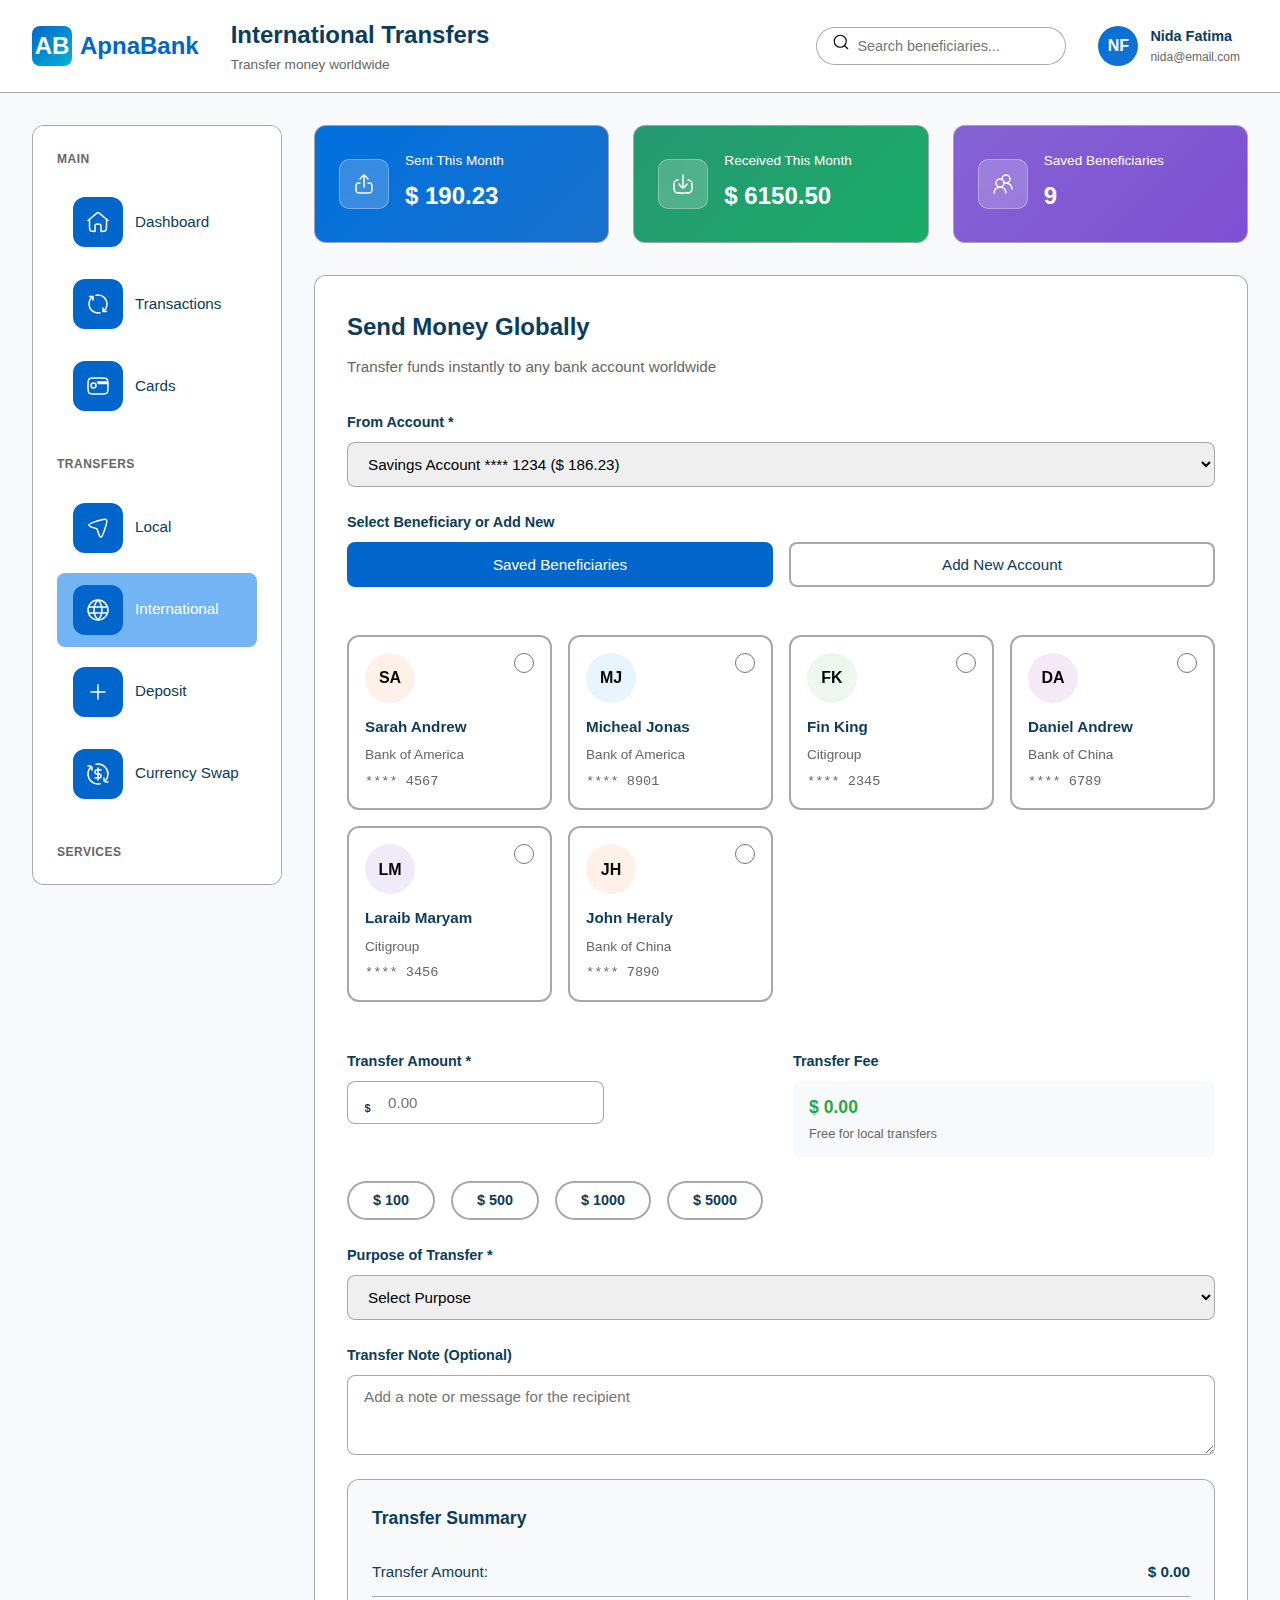
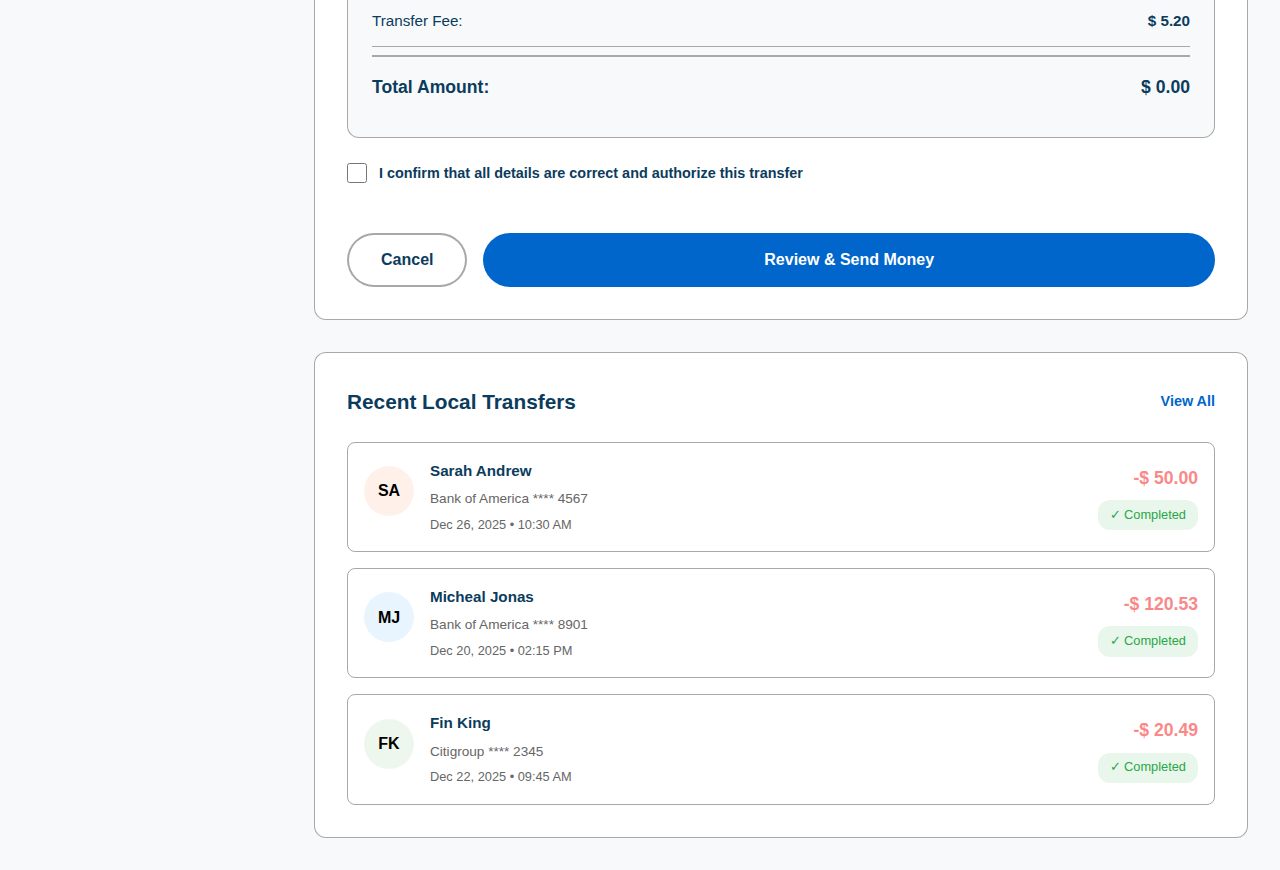
<file: international.html>
<!DOCTYPE html>
<html lang="en">
<head>
    <meta charset="UTF-8">
    <meta name="viewport" content="width=device-width, initial-scale=1.0">
    <title>Local Transfers</title>
    <link rel="stylesheet" href="style.css">
</head>
<body class="dashboard-body">
    <!-- Navbar -->
    <nav class="dashboard-navbar">
        <div class="nav-left">
            <div class="hamburger" id="hamburger">
                <span></span>
                <span></span>
                <span></span>
            </div>
            <div class="logo">
                <div class="logo-icon">AB</div>
                <span>ApnaBank</span>
            </div>
            <div class="nav-title">
                <h1>International Transfers</h1>
                <span>Transfer money worldwide</span>
            </div>
        </div>
        <div class="nav-right">
            <div class="search-bar">
                <span class="search-icon"><svg xmlns="http://www.w3.org/2000/svg" viewBox="0 0 24 24" width="18" height="18" color="#000000" fill="none" stroke="currentColor" stroke-width="1.5" stroke-linecap="round" stroke-linejoin="round">
    <path d="M17 17L21 21" />
    <path d="M19 11C19 6.58172 15.4183 3 11 3C6.58172 3 3 6.58172 3 11C3 15.4183 6.58172 19 11 19C15.4183 19 19 15.4183 19 11Z" />
</svg></span>
                <input type="text" placeholder="Search beneficiaries...">
            </div>
            <div class="user-profile">
                <div class="user-avatar">NF</div>
                <div class="user-info">
                    <span class="user-name">Nida Fatima</span>
                    <span class="user-email">nida@email.com</span>
                </div>
            </div>
        </div>
    </nav>

    <!-- Main Container -->
    <div class="transfer-container">
        <!-- Sidebar -->
        <aside class="sidebar" id="sidebar">
            <!-- Main Section -->
            <div class="menu-section">
                <h3 class="menu-section-title">Main</h3>
                <a href="dashboard.html" class="menu-item">
                    <span class="menu-icon"><svg xmlns="http://www.w3.org/2000/svg" viewBox="0 0 24 24" width="24" height="24" color="#ffffff" fill="none" stroke="#ffffff" stroke-width="1.5" stroke-linecap="round" stroke-linejoin="round">
    <path d="M22 10.5L12.8825 2.82207C12.6355 2.61407 12.3229 2.5 12 2.5C11.6771 2.5 11.3645 2.61407 11.1175 2.82207L2 10.5" />
    <path d="M20.5 9.5V16C20.5 18.3456 20.5 19.5184 19.8801 20.3263C19.7205 20.5343 19.5343 20.7205 19.3263 20.8801C18.5184 21.5 17.3456 21.5 15 21.5V17C15 15.5858 15 14.8787 14.5607 14.4393C14.1213 14 13.4142 14 12 14C10.5858 14 9.87868 14 9.43934 14.4393C9 14.8787 9 15.5858 9 17V21.5C6.65442 21.5 5.48164 21.5 4.67372 20.8801C4.46572 20.7205 4.27954 20.5343 4.11994 20.3263C3.5 19.5184 3.5 18.3456 3.5 16V9.5" />
</svg></span>
                    <span class="menu-text">Dashboard</span>
                </a>
                <a href="transactions.html" class="menu-item">
                    <span class="menu-icon"><svg xmlns="http://www.w3.org/2000/svg" viewBox="0 0 24 24" width="24" height="24" color="#ffffff" fill="none" stroke="#ffffff" stroke-width="1.5" stroke-linecap="round" stroke-linejoin="round">
    <path d="M16.9767 19.5C19.4017 17.8876 21 15.1305 21 12C21 7.02944 16.9706 3 12 3C11.3126 3 10.6432 3.07706 10 3.22302M16.9767 19.5V16M16.9767 19.5H20.5M7 4.51555C4.58803 6.13007 3 8.87958 3 12C3 16.9706 7.02944 21 12 21C12.6874 21 13.3568 20.9229 14 20.777M7 4.51555V8M7 4.51555H3.5" />
</svg></span>
                    <span class="menu-text">Transactions</span>
                </a>
                <a href="cards.html" class="menu-item">
                    <span class="menu-icon"><svg xmlns="http://www.w3.org/2000/svg" viewBox="0 0 24 24" width="24" height="24" color="#ffffff" fill="none" stroke="#ffffff" stroke-width="1.5" stroke-linecap="round" stroke-linejoin="round">
    <path d="M15 4H9C5.70017 4 4.05025 4 3.02513 5.02513C2 6.05025 2 7.70017 2 11V13C2 16.2998 2 17.9497 3.02513 18.9749C4.05025 20 5.70017 20 9 20H15C18.2998 20 19.9497 20 20.9749 18.9749C22 17.9497 22 16.2998 22 13V11C22 7.70017 22 6.05025 20.9749 5.02513C19.9497 4 18.2998 4 15 4Z" />
    <path d="M21.5 8H11.5L12.5 9.5H21.5V8Z" />
    <path d="M10 11.5C10 12.8807 8.88072 14 7.5 14C6.11928 14 5 12.8807 5 11.5C5 10.1193 6.11928 9 7.5 9C8.88072 9 10 10.1193 10 11.5Z" />
</svg></span>
                    <span class="menu-text">Cards</span>
                </a>
            </div>

            <!-- Transfers Section -->
            <div class="menu-section">
                <h3 class="menu-section-title">Transfers</h3>
                <a href="local.html" class="menu-item">
                    <span class="menu-icon"><svg xmlns="http://www.w3.org/2000/svg" viewBox="0 0 24 24" width="24" height="24" color="#ffffff" fill="none" stroke="#ffffff" stroke-width="1.5">
    <path d="M11.922 4.79004C16.6963 3.16245 19.0834 2.34866 20.3674 3.63261C21.6513 4.91656 20.8375 7.30371 19.21 12.078L18.1016 15.3292C16.8517 18.9958 16.2267 20.8291 15.1964 20.9808C14.9195 21.0216 14.6328 20.9971 14.3587 20.9091C13.3395 20.5819 12.8007 18.6489 11.7231 14.783C11.4841 13.9255 11.3646 13.4967 11.0924 13.1692C11.0134 13.0742 10.9258 12.9866 10.8308 12.9076C10.5033 12.6354 10.0745 12.5159 9.21705 12.2769C5.35111 11.1993 3.41814 10.6605 3.0909 9.64127C3.00292 9.36724 2.97837 9.08053 3.01916 8.80355C3.17088 7.77332 5.00419 7.14834 8.6708 5.89838L11.922 4.79004Z" />
</svg></span>
                    <span class="menu-text">Local</span>
                </a>
                <a href="international.html" class="menu-item active">
                    <span class="menu-icon"><svg xmlns="http://www.w3.org/2000/svg" viewBox="0 0 24 24" width="24" height="24" color="#ffffff" fill="none" stroke="#ffffff" stroke-width="1.5">
    <circle cx="12" cy="12" r="10" />
    <path d="M8 12C8 18 12 22 12 22C12 22 16 18 16 12C16 6 12 2 12 2C12 2 8 6 8 12Z" />
    <path d="M21 15H3" />
    <path d="M21 9H3" />
</svg></span>
                    <span class="menu-text">International</span>
                </a>
                <a href="deposit.html" class="menu-item">
                    <span class="menu-icon"><svg xmlns="http://www.w3.org/2000/svg" viewBox="0 0 24 24" width="24" height="24" color="#ffffff" fill="none" stroke="#ffffff" stroke-width="1.5" stroke-linecap="round" stroke-linejoin="round">
    <path d="M12.001 5.00003V19.002" />
    <path d="M19.002 12.002L4.99998 12.002" />
</svg></span>
                    <span class="menu-text">Deposit</span>
                </a>
                <a href="swap.html" class="menu-item">
                    <span class="menu-icon"><svg xmlns="http://www.w3.org/2000/svg" viewBox="0 0 24 24" width="24" height="24" color="#ffffff" fill="none" stroke="#ffffff" stroke-width="1.5" stroke-linecap="round" stroke-linejoin="round">
    <path d="M15 8H11C9.89543 8 9 8.89543 9 10C9 11.1046 9.89543 12 11 12H13C14.1046 12 15 12.8954 15 14C15 15.1046 14.1046 16 13 16H9" />
    <path d="M12 6L12 18" />
    <path d="M6 8V7C6 5.58579 6 4.87868 5.56066 4.43934C5.12132 4 4.41421 4 3 4H2" />
    <path d="M18 16V17C18 18.4142 18 19.1213 18.4393 19.5607C18.8787 20 19.5858 20 21 20H22" />
    <path d="M10 2.20004C10.6462 2.06886 11.3151 2 12 2C17.5228 2 22 6.47715 22 12C22 14.7255 20.9097 17.1962 19.1414 19M14 21.8C13.3538 21.9311 12.6849 22 12 22C6.47715 22 2 17.5228 2 12C2 9.20261 3.14864 6.67349 5 4.85857" />
</svg></span>
                    <span class="menu-text">Currency Swap</span>
                </a>
            </div>

            <!-- Services Section -->
            <div class="menu-section">
                <h3 class="menu-section-title">Services</h3>
                <a href="loan.html" class="menu-item">
                    <span class="menu-icon"><svg xmlns="http://www.w3.org/2000/svg" viewBox="0 0 24 24" width="24" height="24" color="#ffffff" fill="none" stroke="#ffffff" stroke-width="1.5">
    <path d="M2 8.56907C2 7.37289 2.48238 6.63982 3.48063 6.08428L7.58987 3.79744C9.7431 2.59915 10.8197 2 12 2C13.1803 2 14.2569 2.59915 16.4101 3.79744L20.5194 6.08428C21.5176 6.63982 22 7.3729 22 8.56907C22 8.89343 22 9.05561 21.9646 9.18894C21.7785 9.88945 21.1437 10 20.5307 10H3.46928C2.85627 10 2.22152 9.88944 2.03542 9.18894C2 9.05561 2 8.89343 2 8.56907Z" />
    <path d="M11.9959 7H12.0049" />
    <path d="M4 10V18.5M8 10V18.5" />
    <path d="M16 10V18.5M20 10V18.5" />
    <path d="M19 18.5H5C3.34315 18.5 2 19.8431 2 21.5C2 21.7761 2.22386 22 2.5 22H21.5C21.7761 22 22 21.7761 22 21.5C22 19.8431 20.6569 18.5 19 18.5Z" />
</svg></span>
                    <span class="menu-text">Loan</span>
                </a>
                <a href="tax.html" class="menu-item">
                    <span class="menu-icon"><svg xmlns="http://www.w3.org/2000/svg" viewBox="0 0 24 24" width="24" height="24" color="#ffffff" fill="none" stroke="#ffffff" stroke-width="1.5" stroke-linecap="round" stroke-linejoin="round">
    <path d="M14.9805 7.01556C14.9805 7.01556 15.4805 7.51556 15.9805 8.51556C15.9805 8.51556 17.5687 6.01556 18.9805 5.51556" />
    <path d="M9.99491 2.02134C7.49644 1.91556 5.56618 2.20338 5.56618 2.20338C4.34733 2.29053 2.01152 2.97385 2.01154 6.96454C2.01156 10.9213 1.9857 15.7993 2.01154 17.7439C2.01154 18.932 2.74716 21.7033 5.29332 21.8518C8.38816 22.0324 13.9628 22.0708 16.5205 21.8518C17.2052 21.8132 19.4847 21.2757 19.7732 18.7956C20.0721 16.2263 20.0126 14.4407 20.0126 14.0157" />
    <path d="M21.9999 7.01556C21.9999 9.77698 19.7592 12.0156 16.9951 12.0156C14.231 12.0156 11.9903 9.77698 11.9903 7.01556C11.9903 4.25414 14.231 2.01556 16.9951 2.01556C19.7592 2.01556 21.9999 4.25414 21.9999 7.01556Z" />
    <path d="M6.98053 13.0156H10.9805" />
    <path d="M6.98053 17.0156H14.9805" />
</svg></span>
                    <span class="menu-text">Tax Refund</span>
                </a>
                <a href="grants.html" class="menu-item">
                    <span class="menu-icon"><svg xmlns="http://www.w3.org/2000/svg" viewBox="0 0 24 24" width="24" height="24" color="#ffffff" fill="none" stroke="#ffffff" stroke-width="1.5" stroke-linecap="round" stroke-linejoin="round">
    <path d="M4 11V15C4 18.2998 4 19.9497 5.02513 20.9749C6.05025 22 7.70017 22 11 22H13C16.2998 22 17.9497 22 18.9749 20.9749C20 19.9497 20 18.2998 20 15V11" />
    <path d="M3 9C3 8.25231 3 7.87846 3.20096 7.6C3.33261 7.41758 3.52197 7.26609 3.75 7.16077C4.09808 7 4.56538 7 5.5 7H18.5C19.4346 7 19.9019 7 20.25 7.16077C20.478 7.26609 20.6674 7.41758 20.799 7.6C21 7.87846 21 8.25231 21 9C21 9.74769 21 10.1215 20.799 10.4C20.6674 10.5824 20.478 10.7339 20.25 10.8392C19.9019 11 19.4346 11 18.5 11H5.5C4.56538 11 4.09808 11 3.75 10.8392C3.52197 10.7339 3.33261 10.5824 3.20096 10.4C3 10.1215 3 9.74769 3 9Z" />
    <path d="M6 3.78571C6 2.79949 6.79949 2 7.78571 2H8.14286C10.2731 2 12 3.7269 12 5.85714V7H9.21429C7.43908 7 6 5.56091 6 3.78571Z" />
    <path d="M18 3.78571C18 2.79949 17.2005 2 16.2143 2H15.8571C13.7269 2 12 3.7269 12 5.85714V7H14.7857C16.5609 7 18 5.56091 18 3.78571Z" />
    <path d="M12 11L12 22" />
</svg></span>
                    <span class="menu-text">Grants</span>
                </a>
            </div>

            <!-- Logout -->
            <div class="menu-section">
                <a href="index.html" class="menu-item logout">
                    <span class="menu-icon"><svg xmlns="http://www.w3.org/2000/svg" viewBox="0 0 24 24" width="24" height="24" color="#ffffff" fill="none" stroke="#ffffff" stroke-width="1.5" stroke-linecap="round" stroke-linejoin="round">
    <path d="M7.00003 3C6.07006 3 5.60507 3 5.22357 3.10222C4.1883 3.37962 3.37966 4.18827 3.10225 5.22354C3.00003 5.60504 3.00003 6.07003 3.00003 7L3.00003 17C3.00003 17.93 3.00003 18.395 3.10225 18.7765C3.37965 19.8117 4.1883 20.6204 5.22357 20.8978C5.60507 21 6.07006 21 7.00003 21" />
    <path d="M16.5001 16.5C16.5001 16.5 21 13.1858 21 12C21 10.8141 16.5 7.5 16.5 7.5M20 12L8.00003 12" />
</svg></span>
                    <span class="menu-text">Logout</span>
                </a>
            </div>
        </aside>

        <!-- Main Content - Full Width -->
        <main class="transfer-main-content">
            <!-- Quick Transfer Stats -->
            <div class="transfer-stats">
                <div class="summary-card income">
                    <div class="summary-icon"><svg xmlns="http://www.w3.org/2000/svg" viewBox="0 0 24 24" width="24" height="24" color="#ffffff" fill="none" stroke="#ffffff" stroke-width="1.5" stroke-linecap="round" stroke-linejoin="round">
    <path d="M8 7C8 7 10.1958 4.28386 11.4044 3.23889C11.5987 3.0709 11.8169 2.99152 12.0337 3.00072C12.2282 3.00897 12.4215 3.08844 12.5958 3.23912C13.8041 4.28428 16 7 16 7M12.0337 4L12.0337 15" />
    <path d="M8 11C6.59987 11 5.8998 11 5.36502 11.2725C4.89462 11.5122 4.51217 11.8946 4.27248 12.365C4 12.8998 4 13.5999 4 15V16C4 18.357 4 19.5355 4.73223 20.2678C5.46447 21 6.64298 21 9 21H15C17.357 21 18.5355 21 19.2678 20.2678C20 19.5355 20 18.357 20 16V15C20 13.5999 20 12.8998 19.7275 12.365C19.4878 11.8946 19.1054 11.5122 18.635 11.2725C18.1002 11 17.4001 11 16 11" />
</svg></div>
                    <div class="transfer-stat-info">
                        <span class="summary-label">Sent This Month</span>
                        <span class="summary-amount">$ 190.23</span>
                    </div>
                </div>
                <div class="summary-card expense">
                    <div class="summary-icon"><svg xmlns="http://www.w3.org/2000/svg" viewBox="0 0 24 24" width="24" height="24" color="#ffffff" fill="none" stroke="#ffffff" stroke-width="1.5" stroke-linecap="round" stroke-linejoin="round">
    <path d="M16.0001 12C16.0001 12 13.0542 16 12.0001 16C10.946 16 8.00012 12 8.00012 12M12.0001 15.5L12.0001 3" />
    <path d="M17.0001 8C19.2093 8 21.0001 9.79086 21.0001 12V14.5C21.0001 16.8346 21.0001 18.0019 20.5278 18.8856C20.1549 19.5833 19.5834 20.1547 18.8857 20.5277C18.0021 21 16.8348 21 14.5001 21H9.50052C7.16551 21 5.99801 21 5.11426 20.5275C4.41677 20.1546 3.84547 19.5834 3.47258 18.8859C3.00012 18.0021 3.00012 16.8346 3.00012 14.4996V11.999C3.00067 9.79114 4.78999 8.00125 6.99785 8H7.00012" />
</svg></div>
                    <div class="transfer-stat-info">
                        <span class="summary-label">Received This Month</span>
                        <span class="summary-amount">$ 6150.50</span>
                    </div>
                </div>
                <div class="summary-card total">
                    <div class="summary-icon"><svg xmlns="http://www.w3.org/2000/svg" viewBox="0 0 24 24" width="24" height="24" color="#ffffff" fill="none" stroke="#ffffff" stroke-width="1.5" stroke-linecap="round" stroke-linejoin="round">
    <path d="M13 11C13 8.79086 11.2091 7 9 7C6.79086 7 5 8.79086 5 11C5 13.2091 6.79086 15 9 15C11.2091 15 13 13.2091 13 11Z" />
    <path d="M11.0386 7.55773C11.0131 7.37547 11 7.18927 11 7C11 4.79086 12.7909 3 15 3C17.2091 3 19 4.79086 19 7C19 9.20914 17.2091 11 15 11C14.2554 11 13.5584 10.7966 12.9614 10.4423" />
    <path d="M15 21C15 17.6863 12.3137 15 9 15C5.68629 15 3 17.6863 3 21" />
    <path d="M21 17C21 13.6863 18.3137 11 15 11" />
</svg></div>
                    <div class="transfer-stat-info">
                        <span class="summary-label">Saved Beneficiaries</span>
                        <span class="summary-amount">9</span>
                    </div>
                </div>
            </div>

            <!-- Transfer Form Section -->
            <div class="transfer-form-section">
                <div class="form-header-section">
                    <h2>Send Money Globally</h2>
                    <p>Transfer funds instantly to any bank account worldwide</p>
                </div>

                <form class="transfer-form">
                    <!-- From Account -->
                    <div class="form-group-transfer">
                        <label>From Account <span class="required">*</span></label>
                        <select class="transfer-input" required>
                            <option value="">Select Account</option>
                            <option value="checking" selected>Savings Account  **** 1234 ($ 186.23)</option>
                            <option value="savings">Savings Account  **** 5678 ($ 80.49)</option>
                            <option value="business">Business Account  **** 9012 ($ 280.76)</option>
                        </select>
                    </div>

                    <!-- Beneficiary Selection -->
                    <div class="form-group-transfer">
                        <label>Select Beneficiary or Add New</label>
                        <div class="beneficiary-tabs">
                            <button type="button" class="beneficiary-tab active" onclick="showBeneficiaryTab('saved')">Saved Beneficiaries</button>
                            <button type="button" class="beneficiary-tab" onclick="showBeneficiaryTab('new')">Add New Account</button>
                        </div>
                    </div>

                    <!-- Saved Beneficiaries Grid -->
                    <div id="savedBeneficiaries" class="beneficiary-grid">
                        <div class="beneficiary-card">
                            <div class="beneficiary-avatar first">SA</div>
                            <div class="beneficiary-info">
                                <div class="beneficiary-name">Sarah Andrew</div>
                                <div class="beneficiary-bank">Bank of America</div>
                                <div class="beneficiary-account">**** 4567</div>
                            </div>
                            <input type="radio" name="beneficiary" value="sarah" class="beneficiary-radio">
                        </div>

                        <div class="beneficiary-card">
                            <div class="beneficiary-avatar sec">MJ</div>
                            <div class="beneficiary-info">
                                <div class="beneficiary-name">Micheal Jonas</div>
                                <div class="beneficiary-bank">Bank of America</div>
                                <div class="beneficiary-account">**** 8901</div>
                            </div>
                            <input type="radio" name="beneficiary" value="javed" class="beneficiary-radio">
                        </div>

                        <div class="beneficiary-card">
                            <div class="beneficiary-avatar third">FK</div>
                            <div class="beneficiary-info">
                                <div class="beneficiary-name">Fin King</div>
                                <div class="beneficiary-bank">Citigroup</div>
                                <div class="beneficiary-account">**** 2345</div>
                            </div>
                            <input type="radio" name="beneficiary" value="fatima" class="beneficiary-radio">
                        </div>

                        <div class="beneficiary-card">
                            <div class="beneficiary-avatar fourth">DA</div>
                            <div class="beneficiary-info">
                                <div class="beneficiary-name">Daniel Andrew</div>
                                <div class="beneficiary-bank">Bank of China</div>
                                <div class="beneficiary-account">**** 6789</div>
                            </div>
                            <input type="radio" name="beneficiary" value="daood" class="beneficiary-radio">
                        </div>

                        <div class="beneficiary-card">
                            <div class="beneficiary-avatar fifth">LM</div>
                            <div class="beneficiary-info">
                                <div class="beneficiary-name">Laraib Maryam</div>
                                <div class="beneficiary-bank">Citigroup</div>
                                <div class="beneficiary-account">**** 3456</div>
                            </div>
                            <input type="radio" name="beneficiary" value="laraib" class="beneficiary-radio">
                        </div>

                        <div class="beneficiary-card">
                            <div class="beneficiary-avatar first">JH</div>
                            <div class="beneficiary-info">
                                <div class="beneficiary-name">John Heraly</div>
                                <div class="beneficiary-bank">Bank of China</div>
                                <div class="beneficiary-account">**** 7890</div>
                            </div>
                            <input type="radio" name="beneficiary" value="jawad" class="beneficiary-radio">
                        </div>
                    </div>

                    <!-- New Beneficiary Form -->
                    <div id="newBeneficiary" class="new-beneficiary-form" style="display: none;">
                        <div class="form-grid-transfer">
                            <div class="form-group-transfer">
                                <label>Beneficiary Name <span class="required">*</span></label>
                                <input type="text" class="transfer-input" placeholder="Enter full name">
                            </div>
                            <div class="form-group-transfer">
                                <label>Bank Name <span class="required">*</span></label>
                                <select class="transfer-input">
                                    <option value="">Select Bank</option>
                                    <option value="nbp">National Bank of Pakistan</option>
                                    <option value="bop">Bank of Punjab</option>
                                    <option value="hbl">Habib Bank Limited</option>
                                    <option value="meezan">Meezan Bank</option>
                                    <option value="askbank">Askari Bank</option>
                                    <option value="esp">Easypaisa</option>
                                    <option value="mtf">Mobile Transfer</option>
                                </select>
                            </div>
                        </div>

                        <div class="form-grid-transfer">
                            <div class="form-group-transfer">
                                <label>Account Number <span class="required">*</span></label>
                                <input type="text" class="transfer-input" placeholder="Enter account number">
                            </div>
                            <div class="form-group-transfer">
                                <label>Confirm Account Number <span class="required">*</span></label>
                                <input type="text" class="transfer-input" placeholder="Re-enter account number">
                            </div>
                        </div>

                        <div class="form-grid-transfer">
                            <div class="form-group-transfer">
                                <label>Routing Number <span class="required">*</span></label>
                                <input type="text" class="transfer-input" placeholder="9-digit routing number">
                            </div>
                            <div class="form-group-transfer">
                                <label>Account Type <span class="required">*</span></label>
                                <select class="transfer-input">
                                    <option value="">Select Type</option>
                                    <option value="checking">Checking</option>
                                    <option value="savings">Savings</option>
                                </select>
                            </div>
                        </div>

                        <div class="form-group-transfer">
                            <label class="checkbox-label">
                                <input type="checkbox">
                                Save this beneficiary for future transfers
                            </label>
                        </div>
                    </div>

                    <!-- Transfer Amount -->
                    <div class="form-grid-transfer">
                        <div class="form-group-transfer">
                            <label>Transfer Amount <span class="required">*</span></label>
                            <div class="amount-input-wrapper">
                                <span class="currency-symbol">$</span>
                                <input type="number" class="transfer-input amount-input" placeholder="0.00" step="0.01" required>
                            </div>
                        </div>
                        <div class="form-group-transfer">
                            <label>Transfer Fee</label>
                            <div class="fee-display">
                                <span class="fee-amount">$ 0.00</span>
                                <span class="fee-label">Free for local transfers</span>
                            </div>
                        </div>
                    </div>

                    <!-- Quick Amount Buttons -->
                    <div class="quick-amounts">
                        <button type="button" class="quick-amount-btn" onclick="setAmount(100)">$ 100</button>
                        <button type="button" class="quick-amount-btn" onclick="setAmount(500)">$ 500</button>
                        <button type="button" class="quick-amount-btn" onclick="setAmount(1000)">$ 1000</button>
                        <button type="button" class="quick-amount-btn" onclick="setAmount(5000)">$ 5000</button>
                    </div>

                    <!-- Transfer Purpose -->
                    <div class="form-group-transfer">
                        <label>Purpose of Transfer <span class="required">*</span></label>
                        <select class="transfer-input" required>
                            <option value="">Select Purpose</option>
                            <option value="personal">Personal Transfer</option>
                            <option value="family">Family Support</option>
                            <option value="bills">Bill Payment</option>
                            <option value="salary">Salary Payment</option>
                            <option value="rent">Rent Payment</option>
                            <option value="business">Business Payment</option>
                            <option value="other">Other</option>
                        </select>
                    </div>

                    <!-- Transfer Notes -->
                    <div class="form-group-transfer">
                        <label>Transfer Note (Optional)</label>
                        <textarea class="transfer-input transfer-textarea" rows="3" placeholder="Add a note or message for the recipient"></textarea>
                    </div>

        

                    <!-- Summary Box -->
                    <div class="transfer-summary">
                        <h3>Transfer Summary</h3>
                        <div class="summary-row">
                            <span>Transfer Amount:</span>
                            <span class="summary-value">$ 0.00</span>
                        </div>
                        <div class="summary-row">
                            <span>Transfer Fee:</span>
                            <span class="summary-value">$ 5.20</span>
                        </div>
                        <div class="summary-row total">
                            <span>Total Amount:</span>
                            <span class="summary-value">$ 0.00</span>
                        </div>
                    </div>

                    <!-- Terms and Submit -->
                    <div class="form-group-transfer">
                        <label class="checkbox-label">
                            <input type="checkbox" required>
                            I confirm that all details are correct and authorize this transfer
                        </label>
                    </div>

                    <div class="form-actions">
                        <button type="button" class="btn-secondary-transfer">Cancel</button>
                        <button type="submit" class="btn-primary-transfer">Review & Send Money</button>
                    </div>
                </form>
            </div>

            <!-- Recent Transfers -->
            <div class="recent-transfers-section">
                <div class="section-header-transfer">
                    <h3>Recent Local Transfers</h3>
                    <a href="transactions.html" class="view-all-link">View All</a>
                </div>

                <div class="recent-transfers-list">
                    <div class="recent-transfer-item">
                        <div class="recent-transfer-left">
                            <div class="beneficiary-avatar first">SA</div>
                            <div class="recent-transfer-info">
                                <div class="recent-transfer-name">Sarah Andrew</div>
                                <div class="recent-transfer-bank">Bank of America **** 4567</div>
                                <div class="recent-transfer-date">Dec 26, 2025 • 10:30 AM</div>
                            </div>
                        </div>
                        <div class="recent-transfer-right">
                            <div class="recent-transfer-amount">-$ 50.00</div>
                            <span class="recent-transfer-status completed">✓ Completed</span>
                        </div>
                    </div>

                    <div class="recent-transfer-item">
                        <div class="recent-transfer-left">
                            <div class="beneficiary-avatar sec">MJ</div>
                            <div class="recent-transfer-info">
                                <div class="recent-transfer-name">Micheal Jonas</div>
                                <div class="recent-transfer-bank">Bank of America  **** 8901</div>
                                <div class="recent-transfer-date">Dec 20, 2025 • 02:15 PM</div>
                            </div>
                        </div>
                        <div class="recent-transfer-right">
                            <div class="recent-transfer-amount">-$ 120.53</div>
                            <span class="recent-transfer-status completed">✓ Completed</span>
                        </div>
                    </div>

                    <div class="recent-transfer-item">
                        <div class="recent-transfer-left">
                            <div class="beneficiary-avatar third">FK</div>
                            <div class="recent-transfer-info">
                                <div class="recent-transfer-name">Fin King</div>
                                <div class="recent-transfer-bank">Citigroup  **** 2345</div>
                                <div class="recent-transfer-date">Dec 22, 2025 • 09:45 AM</div>
                            </div>
                        </div>
                        <div class="recent-transfer-right">
                            <div class="recent-transfer-amount">-$ 20.49</div>
                            <span class="recent-transfer-status completed">✓ Completed</span>
                        </div>
                    </div>

                </div>
            </div>
        </main>
    </div>

    <script>
        // Hamburger menu toggle
        const hamburger = document.getElementById('hamburger');
        const sidebar = document.getElementById('sidebar');

        hamburger.addEventListener('click', () => {
            sidebar.classList.toggle('active');
            hamburger.classList.toggle('active');
        });

        // Close sidebar when clicking outside on mobile
        document.addEventListener('click', (e) => {
            if (window.innerWidth <= 1024) {
                if (!sidebar.contains(e.target) && !hamburger.contains(e.target)) {
                    sidebar.classList.remove('active');
                    hamburger.classList.remove('active');
                }
            }
        });

        // Beneficiary tabs
        function showBeneficiaryTab(tab) {
            const tabs = document.querySelectorAll('.beneficiary-tab');
            const savedBeneficiaries = document.getElementById('savedBeneficiaries');
            const newBeneficiary = document.getElementById('newBeneficiary');

            tabs.forEach(t => t.classList.remove('active'));
            event.target.classList.add('active');

            if (tab === 'saved') {
                savedBeneficiaries.style.display = 'grid';
                newBeneficiary.style.display = 'none';
            } else {
                savedBeneficiaries.style.display = 'none';
                newBeneficiary.style.display = 'block';
            }
        }

        // Beneficiary card selection
        document.querySelectorAll('.beneficiary-card').forEach(card => {
            card.addEventListener('click', function() {
                document.querySelectorAll('.beneficiary-card').forEach(c => c.classList.remove('selected'));
                this.classList.add('selected');
                this.querySelector('.beneficiary-radio').checked = true;
            });
        });

        // Schedule options
        document.querySelectorAll('input[name="schedule"]').forEach(radio => {
            radio.addEventListener('change', function() {
                const scheduledDate = document.getElementById('scheduledDate');
                if (this.value === 'scheduled') {
                    scheduledDate.style.display = 'grid';
                } else {
                    scheduledDate.style.display = 'none';
                }
            });
        });

        // Quick amount buttons
        function setAmount(amount) {
            document.querySelector('.amount-input').value = amount;
        }
    </script>
</body>
</html>
</file>
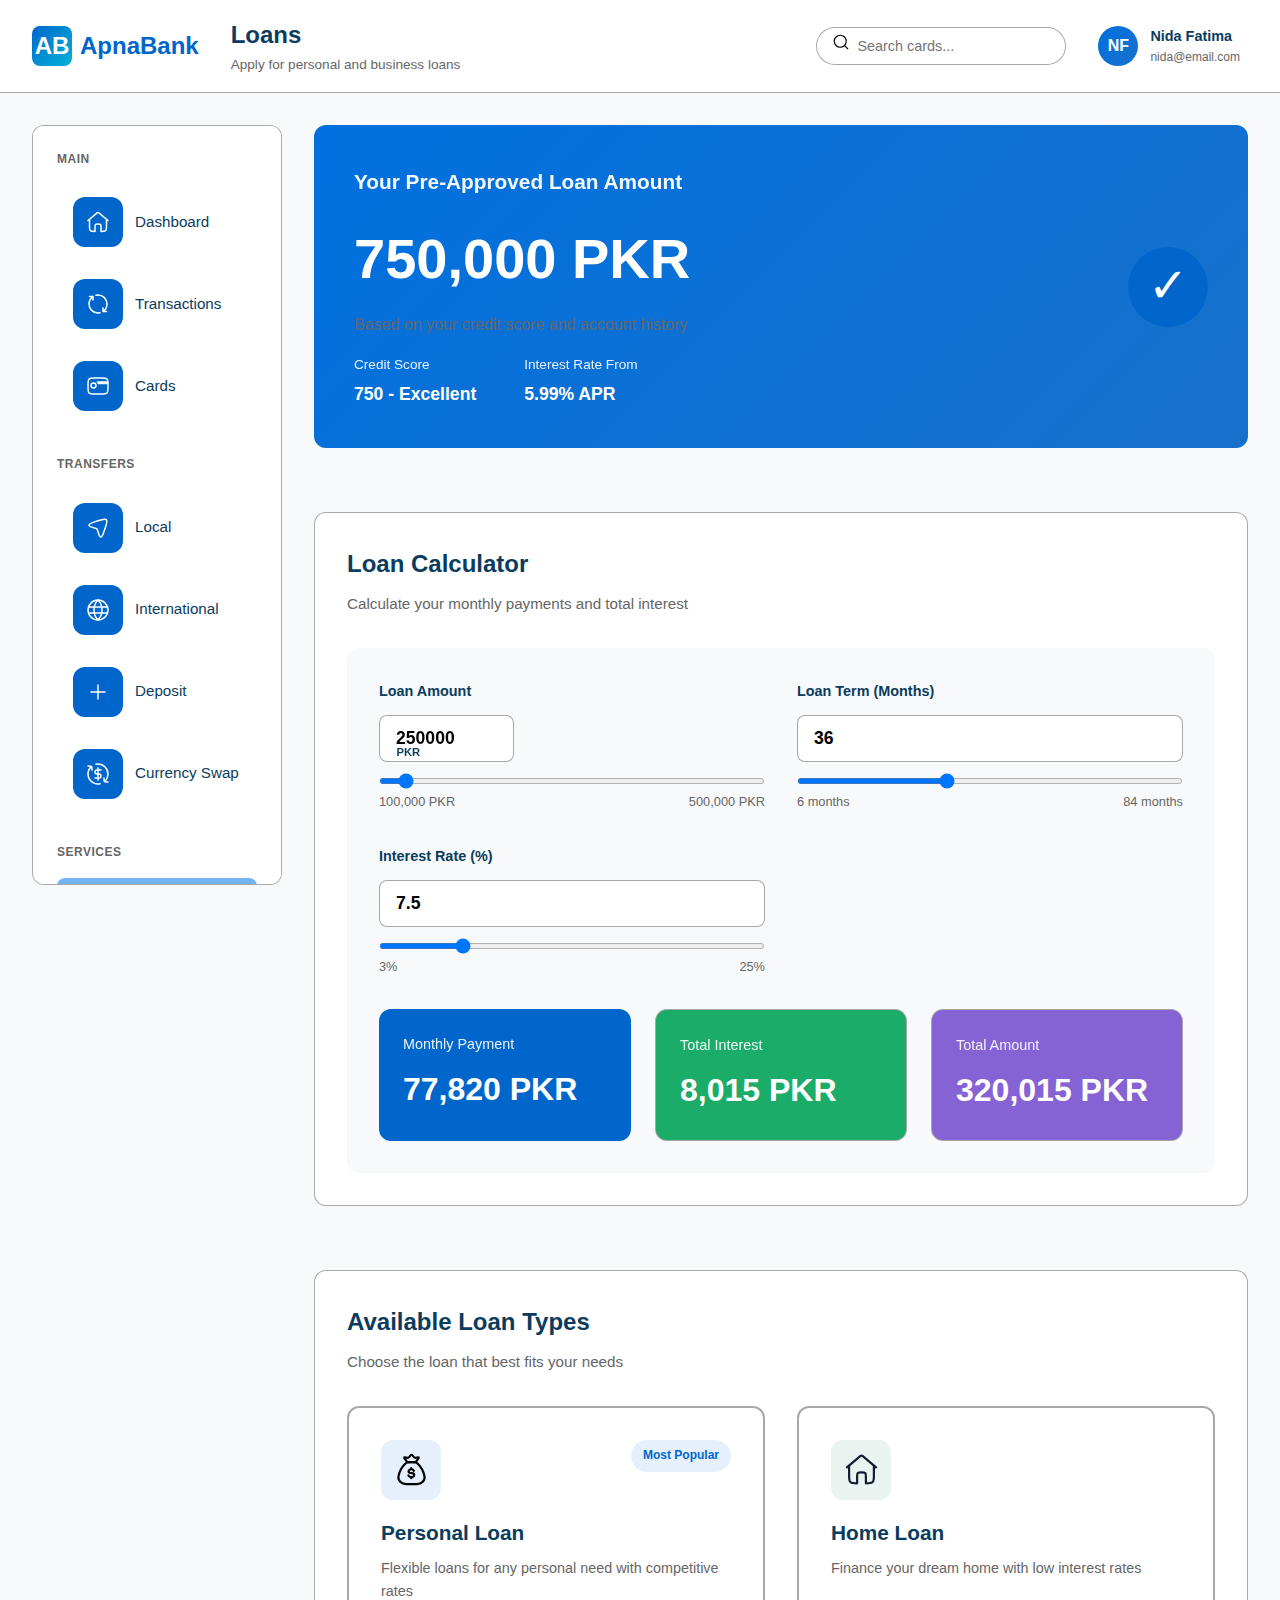
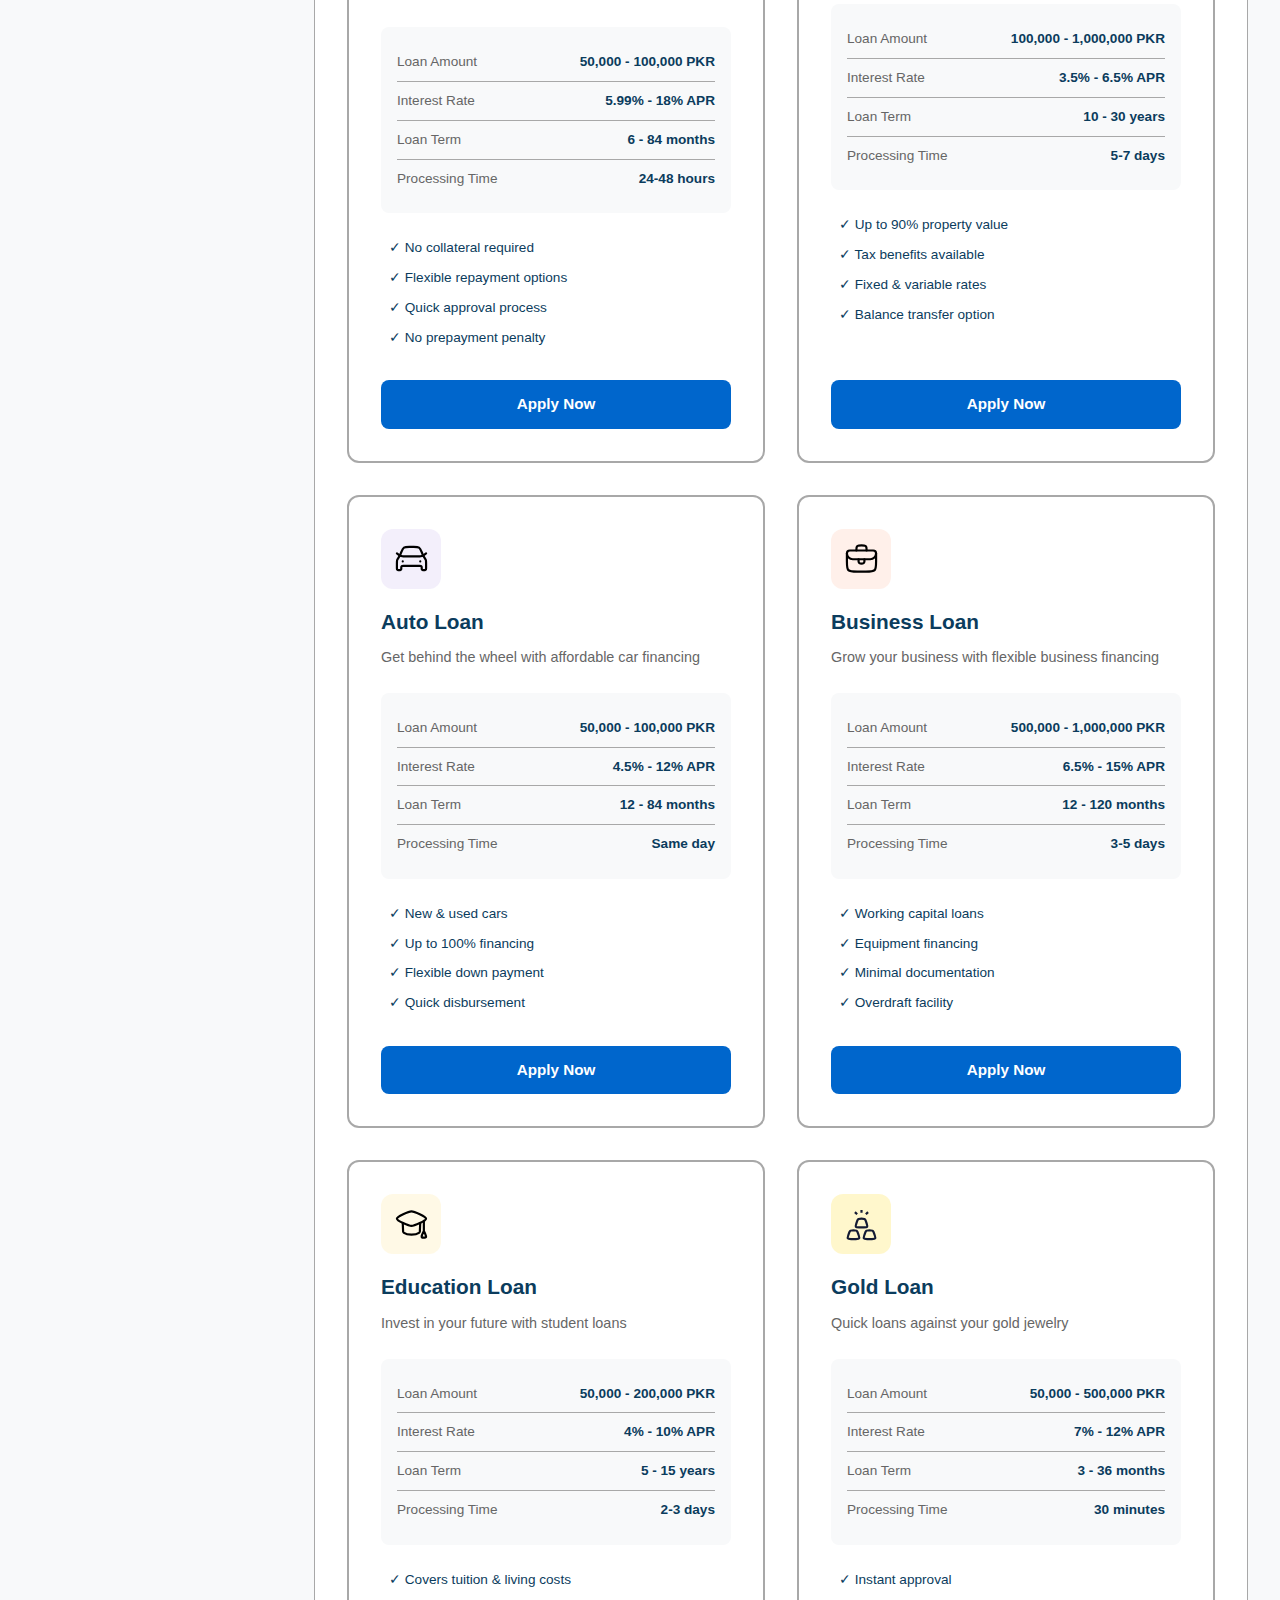
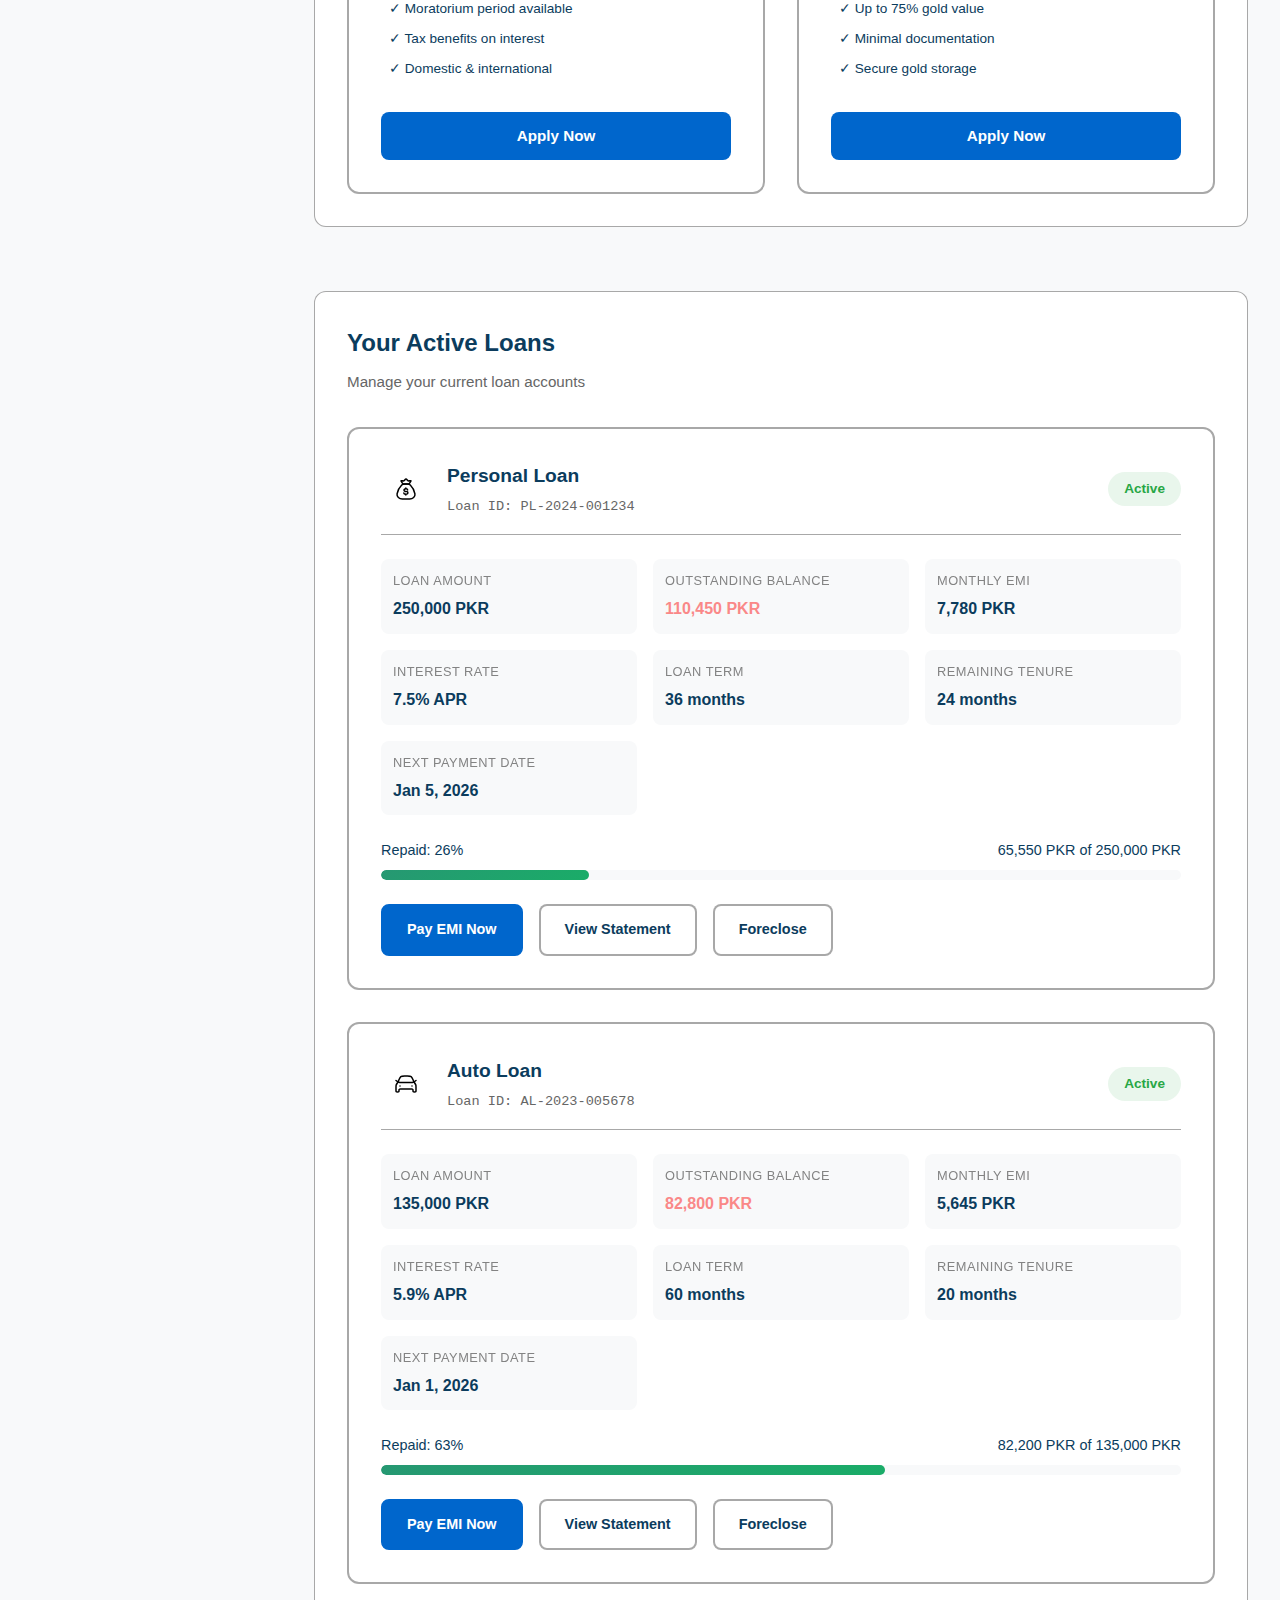
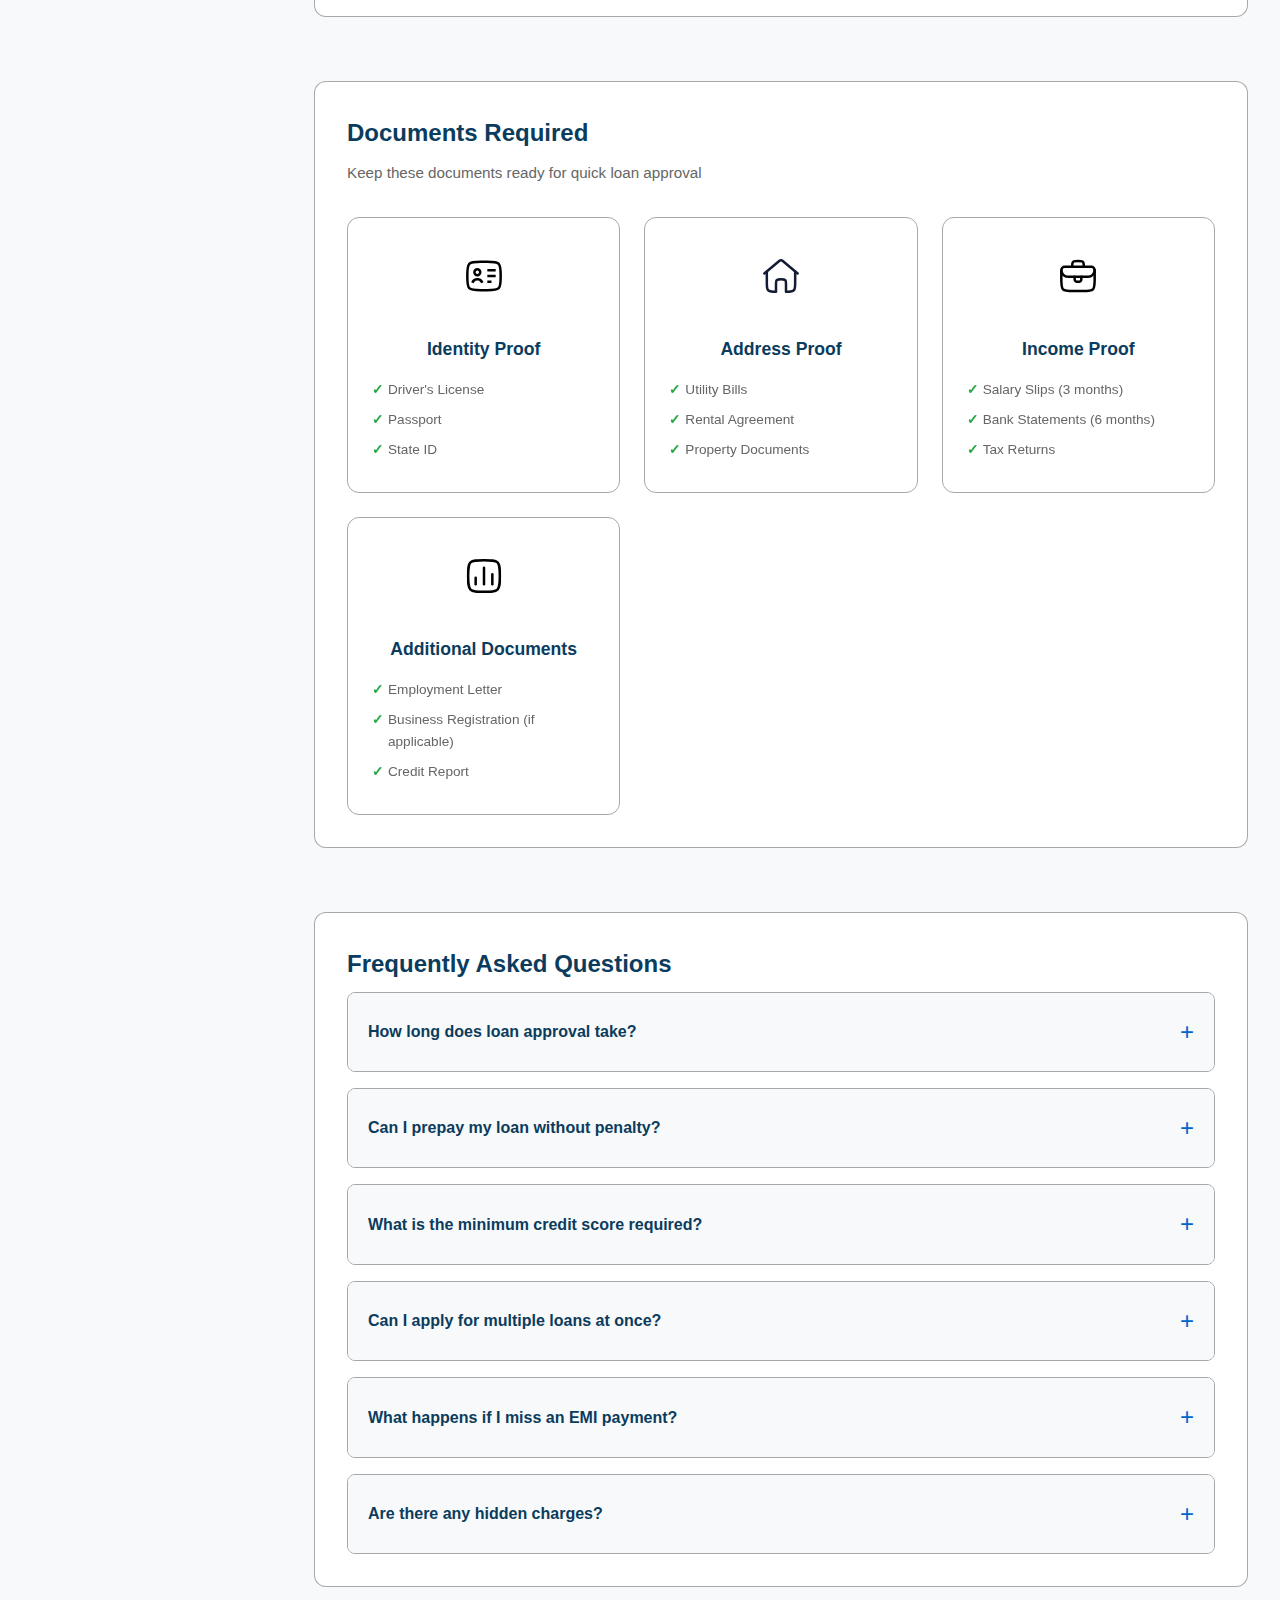
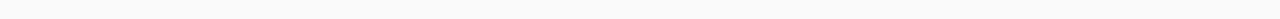
<file: loan.html>
<!DOCTYPE html>
<html lang="en">
<head>
    <meta charset="UTF-8">
    <meta name="viewport" content="width=device-width, initial-scale=1.0">
    <title>Loans</title>
    <link rel="stylesheet" href="style.css">
</head>
<body class="dashboard-body">
    <!-- Navbar -->
    <nav class="dashboard-navbar">
        <div class="nav-left">
            <div class="hamburger" id="hamburger">
                <span></span>
                <span></span>
                <span></span>
            </div>
            <div class="logo">
                <div class="logo-icon">AB</div>
                <span>ApnaBank</span>
            </div>
            <div class="nav-title">
                <h1>Loans</h1>
                <span>Apply for personal and business loans</span>
            </div>
        </div>
        <div class="nav-right">
            <div class="search-bar">
                <span class="search-icon"><svg xmlns="http://www.w3.org/2000/svg" viewBox="0 0 24 24" width="18" height="18" color="#000000" fill="none" stroke="currentColor" stroke-width="1.5" stroke-linecap="round" stroke-linejoin="round">
    <path d="M17 17L21 21" />
    <path d="M19 11C19 6.58172 15.4183 3 11 3C6.58172 3 3 6.58172 3 11C3 15.4183 6.58172 19 11 19C15.4183 19 19 15.4183 19 11Z" />
</svg></span>
                <input type="text" placeholder="Search cards...">
            </div>
            <div class="user-profile">
                <div class="user-avatar">NF</div>
                <div class="user-info">
                    <span class="user-name">Nida Fatima</span>
                    <span class="user-email">nida@email.com</span>
                </div>
            </div>
        </div>
    </nav>
    <!-- Main Container-->
    <div class="transfer-container">
        <!-- Sidebar -->
        <aside class="sidebar" id="sidebar">
            <!-- Main Section -->
            <div class="menu-section">
                <h3 class="menu-section-title">Main</h3>
                <a href="dashboard.html" class="menu-item">
                    <span class="menu-icon"><svg xmlns="http://www.w3.org/2000/svg" viewBox="0 0 24 24" width="24" height="24" color="#ffffff" fill="none" stroke="#ffffff" stroke-width="1.5" stroke-linecap="round" stroke-linejoin="round">
    <path d="M22 10.5L12.8825 2.82207C12.6355 2.61407 12.3229 2.5 12 2.5C11.6771 2.5 11.3645 2.61407 11.1175 2.82207L2 10.5" />
    <path d="M20.5 9.5V16C20.5 18.3456 20.5 19.5184 19.8801 20.3263C19.7205 20.5343 19.5343 20.7205 19.3263 20.8801C18.5184 21.5 17.3456 21.5 15 21.5V17C15 15.5858 15 14.8787 14.5607 14.4393C14.1213 14 13.4142 14 12 14C10.5858 14 9.87868 14 9.43934 14.4393C9 14.8787 9 15.5858 9 17V21.5C6.65442 21.5 5.48164 21.5 4.67372 20.8801C4.46572 20.7205 4.27954 20.5343 4.11994 20.3263C3.5 19.5184 3.5 18.3456 3.5 16V9.5" />
</svg></span>
                    <span class="menu-text">Dashboard</span>
                </a>
                <a href="transactions.html" class="menu-item">
                    <span class="menu-icon"><svg xmlns="http://www.w3.org/2000/svg" viewBox="0 0 24 24" width="24" height="24" color="#ffffff" fill="none" stroke="#ffffff" stroke-width="1.5" stroke-linecap="round" stroke-linejoin="round">
    <path d="M16.9767 19.5C19.4017 17.8876 21 15.1305 21 12C21 7.02944 16.9706 3 12 3C11.3126 3 10.6432 3.07706 10 3.22302M16.9767 19.5V16M16.9767 19.5H20.5M7 4.51555C4.58803 6.13007 3 8.87958 3 12C3 16.9706 7.02944 21 12 21C12.6874 21 13.3568 20.9229 14 20.777M7 4.51555V8M7 4.51555H3.5" />
</svg></span>
                    <span class="menu-text">Transactions</span>
                </a>
                <a href="cards.html" class="menu-item">
                    <span class="menu-icon"><svg xmlns="http://www.w3.org/2000/svg" viewBox="0 0 24 24" width="24" height="24" color="#ffffff" fill="none" stroke="#ffffff" stroke-width="1.5" stroke-linecap="round" stroke-linejoin="round">
    <path d="M15 4H9C5.70017 4 4.05025 4 3.02513 5.02513C2 6.05025 2 7.70017 2 11V13C2 16.2998 2 17.9497 3.02513 18.9749C4.05025 20 5.70017 20 9 20H15C18.2998 20 19.9497 20 20.9749 18.9749C22 17.9497 22 16.2998 22 13V11C22 7.70017 22 6.05025 20.9749 5.02513C19.9497 4 18.2998 4 15 4Z" />
    <path d="M21.5 8H11.5L12.5 9.5H21.5V8Z" />
    <path d="M10 11.5C10 12.8807 8.88072 14 7.5 14C6.11928 14 5 12.8807 5 11.5C5 10.1193 6.11928 9 7.5 9C8.88072 9 10 10.1193 10 11.5Z" />
</svg></span>
                    <span class="menu-text">Cards</span>
                </a>
            </div>

            <!-- Transfers Section -->
            <div class="menu-section">
                <h3 class="menu-section-title">Transfers</h3>
                <a href="local.html" class="menu-item">
                    <span class="menu-icon"><svg xmlns="http://www.w3.org/2000/svg" viewBox="0 0 24 24" width="24" height="24" color="#ffffff" fill="none" stroke="#ffffff" stroke-width="1.5">
    <path d="M11.922 4.79004C16.6963 3.16245 19.0834 2.34866 20.3674 3.63261C21.6513 4.91656 20.8375 7.30371 19.21 12.078L18.1016 15.3292C16.8517 18.9958 16.2267 20.8291 15.1964 20.9808C14.9195 21.0216 14.6328 20.9971 14.3587 20.9091C13.3395 20.5819 12.8007 18.6489 11.7231 14.783C11.4841 13.9255 11.3646 13.4967 11.0924 13.1692C11.0134 13.0742 10.9258 12.9866 10.8308 12.9076C10.5033 12.6354 10.0745 12.5159 9.21705 12.2769C5.35111 11.1993 3.41814 10.6605 3.0909 9.64127C3.00292 9.36724 2.97837 9.08053 3.01916 8.80355C3.17088 7.77332 5.00419 7.14834 8.6708 5.89838L11.922 4.79004Z" />
</svg></span>
                    <span class="menu-text">Local</span>
                </a>
                <a href="international.html" class="menu-item">
                    <span class="menu-icon"><svg xmlns="http://www.w3.org/2000/svg" viewBox="0 0 24 24" width="24" height="24" color="#ffffff" fill="none" stroke="#ffffff" stroke-width="1.5">
    <circle cx="12" cy="12" r="10" />
    <path d="M8 12C8 18 12 22 12 22C12 22 16 18 16 12C16 6 12 2 12 2C12 2 8 6 8 12Z" />
    <path d="M21 15H3" />
    <path d="M21 9H3" />
</svg></span>
                    <span class="menu-text">International</span>
                </a>
                <a href="deposit.html" class="menu-item">
                    <span class="menu-icon"><svg xmlns="http://www.w3.org/2000/svg" viewBox="0 0 24 24" width="24" height="24" color="#ffffff" fill="none" stroke="#ffffff" stroke-width="1.5" stroke-linecap="round" stroke-linejoin="round">
    <path d="M12.001 5.00003V19.002" />
    <path d="M19.002 12.002L4.99998 12.002" />
</svg></span>
                    <span class="menu-text">Deposit</span>
                </a>
                <a href="swap.html" class="menu-item">
                    <span class="menu-icon"><svg xmlns="http://www.w3.org/2000/svg" viewBox="0 0 24 24" width="24" height="24" color="#ffffff" fill="none" stroke="#ffffff" stroke-width="1.5" stroke-linecap="round" stroke-linejoin="round">
    <path d="M15 8H11C9.89543 8 9 8.89543 9 10C9 11.1046 9.89543 12 11 12H13C14.1046 12 15 12.8954 15 14C15 15.1046 14.1046 16 13 16H9" />
    <path d="M12 6L12 18" />
    <path d="M6 8V7C6 5.58579 6 4.87868 5.56066 4.43934C5.12132 4 4.41421 4 3 4H2" />
    <path d="M18 16V17C18 18.4142 18 19.1213 18.4393 19.5607C18.8787 20 19.5858 20 21 20H22" />
    <path d="M10 2.20004C10.6462 2.06886 11.3151 2 12 2C17.5228 2 22 6.47715 22 12C22 14.7255 20.9097 17.1962 19.1414 19M14 21.8C13.3538 21.9311 12.6849 22 12 22C6.47715 22 2 17.5228 2 12C2 9.20261 3.14864 6.67349 5 4.85857" />
</svg></span>
                    <span class="menu-text">Currency Swap</span>
                </a>
            </div>

            <!-- Services Section -->
            <div class="menu-section">
                <h3 class="menu-section-title">Services</h3>
                <a href="loan.html" class="menu-item active">
                    <span class="menu-icon"><svg xmlns="http://www.w3.org/2000/svg" viewBox="0 0 24 24" width="24" height="24" color="#ffffff" fill="none" stroke="#ffffff" stroke-width="1.5">
    <path d="M2 8.56907C2 7.37289 2.48238 6.63982 3.48063 6.08428L7.58987 3.79744C9.7431 2.59915 10.8197 2 12 2C13.1803 2 14.2569 2.59915 16.4101 3.79744L20.5194 6.08428C21.5176 6.63982 22 7.3729 22 8.56907C22 8.89343 22 9.05561 21.9646 9.18894C21.7785 9.88945 21.1437 10 20.5307 10H3.46928C2.85627 10 2.22152 9.88944 2.03542 9.18894C2 9.05561 2 8.89343 2 8.56907Z" />
    <path d="M11.9959 7H12.0049" />
    <path d="M4 10V18.5M8 10V18.5" />
    <path d="M16 10V18.5M20 10V18.5" />
    <path d="M19 18.5H5C3.34315 18.5 2 19.8431 2 21.5C2 21.7761 2.22386 22 2.5 22H21.5C21.7761 22 22 21.7761 22 21.5C22 19.8431 20.6569 18.5 19 18.5Z" />
</svg></span>
                    <span class="menu-text">Loan</span>
                </a>
                <a href="tax.html" class="menu-item">
                    <span class="menu-icon"><svg xmlns="http://www.w3.org/2000/svg" viewBox="0 0 24 24" width="24" height="24" color="#ffffff" fill="none" stroke="#ffffff" stroke-width="1.5" stroke-linecap="round" stroke-linejoin="round">
    <path d="M14.9805 7.01556C14.9805 7.01556 15.4805 7.51556 15.9805 8.51556C15.9805 8.51556 17.5687 6.01556 18.9805 5.51556" />
    <path d="M9.99491 2.02134C7.49644 1.91556 5.56618 2.20338 5.56618 2.20338C4.34733 2.29053 2.01152 2.97385 2.01154 6.96454C2.01156 10.9213 1.9857 15.7993 2.01154 17.7439C2.01154 18.932 2.74716 21.7033 5.29332 21.8518C8.38816 22.0324 13.9628 22.0708 16.5205 21.8518C17.2052 21.8132 19.4847 21.2757 19.7732 18.7956C20.0721 16.2263 20.0126 14.4407 20.0126 14.0157" />
    <path d="M21.9999 7.01556C21.9999 9.77698 19.7592 12.0156 16.9951 12.0156C14.231 12.0156 11.9903 9.77698 11.9903 7.01556C11.9903 4.25414 14.231 2.01556 16.9951 2.01556C19.7592 2.01556 21.9999 4.25414 21.9999 7.01556Z" />
    <path d="M6.98053 13.0156H10.9805" />
    <path d="M6.98053 17.0156H14.9805" />
</svg></span>
                    <span class="menu-text">Tax Refund</span>
                </a>
                <a href="grants.html" class="menu-item">
                    <span class="menu-icon"><svg xmlns="http://www.w3.org/2000/svg" viewBox="0 0 24 24" width="24" height="24" color="#ffffff" fill="none" stroke="#ffffff" stroke-width="1.5" stroke-linecap="round" stroke-linejoin="round">
    <path d="M4 11V15C4 18.2998 4 19.9497 5.02513 20.9749C6.05025 22 7.70017 22 11 22H13C16.2998 22 17.9497 22 18.9749 20.9749C20 19.9497 20 18.2998 20 15V11" />
    <path d="M3 9C3 8.25231 3 7.87846 3.20096 7.6C3.33261 7.41758 3.52197 7.26609 3.75 7.16077C4.09808 7 4.56538 7 5.5 7H18.5C19.4346 7 19.9019 7 20.25 7.16077C20.478 7.26609 20.6674 7.41758 20.799 7.6C21 7.87846 21 8.25231 21 9C21 9.74769 21 10.1215 20.799 10.4C20.6674 10.5824 20.478 10.7339 20.25 10.8392C19.9019 11 19.4346 11 18.5 11H5.5C4.56538 11 4.09808 11 3.75 10.8392C3.52197 10.7339 3.33261 10.5824 3.20096 10.4C3 10.1215 3 9.74769 3 9Z" />
    <path d="M6 3.78571C6 2.79949 6.79949 2 7.78571 2H8.14286C10.2731 2 12 3.7269 12 5.85714V7H9.21429C7.43908 7 6 5.56091 6 3.78571Z" />
    <path d="M18 3.78571C18 2.79949 17.2005 2 16.2143 2H15.8571C13.7269 2 12 3.7269 12 5.85714V7H14.7857C16.5609 7 18 5.56091 18 3.78571Z" />
    <path d="M12 11L12 22" />
</svg></span>
                    <span class="menu-text">Grants</span>
                </a>
            </div>

            <!-- Logout -->
            <div class="menu-section">
                <a href="index.html" class="menu-item logout">
                    <span class="menu-icon"><svg xmlns="http://www.w3.org/2000/svg" viewBox="0 0 24 24" width="24" height="24" color="#ffffff" fill="none" stroke="#ffffff" stroke-width="1.5" stroke-linecap="round" stroke-linejoin="round">
    <path d="M7.00003 3C6.07006 3 5.60507 3 5.22357 3.10222C4.1883 3.37962 3.37966 4.18827 3.10225 5.22354C3.00003 5.60504 3.00003 6.07003 3.00003 7L3.00003 17C3.00003 17.93 3.00003 18.395 3.10225 18.7765C3.37965 19.8117 4.1883 20.6204 5.22357 20.8978C5.60507 21 6.07006 21 7.00003 21" />
    <path d="M16.5001 16.5C16.5001 16.5 21 13.1858 21 12C21 10.8141 16.5 7.5 16.5 7.5M20 12L8.00003 12" />
</svg></span>
                    <span class="menu-text">Logout</span>
                </a>
            </div>
        </aside>


         <!-- Main Content - Full Width -->
        <main class="transfer-main-content">
            <!-- Loan Eligibility Card -->
            <div class="loan-eligibility-card">
                <div class="eligibility-content">
                    <div class="eligibility-left">
                        <h2>Your Pre-Approved Loan Amount</h2>
                        <div class="pre-approved-amount">750,000 PKR</div>
                        <p class="eligibility-desc">Based on your credit score and account history</p>
                        <div class="eligibility-details">
                            <div class="eligibility-item">
                                <span class="eligibility-label">Credit Score</span>
                                <span class="eligibility-value">750 - Excellent</span>
                            </div>
                            <div class="eligibility-item">
                                <span class="eligibility-label">Interest Rate From</span>
                                <span class="eligibility-value">5.99% APR</span>
                            </div>
                        </div>
                    </div>
                    <div class="eligibility-icon">✓</div>
                </div>
            </div>

            <!-- Loan Calculator -->
            <div class="loan-calculator-section">
                <h2 class="loan-section-title">Loan Calculator</h2>
                <p class="loan-section-desc">Calculate your monthly payments and total interest</p>

                <div class="calculator-wrapper">
                    <form class="calculator-form">
                        <div class="calculator-inputs">
                            <div class="calculator-group">
                                <label>Loan Amount</label>
                                <div class="amount-input-wrapper">
                                    <span class="currency-symbol">PKR</span>
                                    <input type="number" class="calculator-input" value="250000" min="1000" max="100000" step="1000">
                                </div>
                                <input type="range" class="range-slider" min="200" max="500000" value="25000" step="1000">
                                <div class="range-labels">
                                    <span>100,000 PKR</span>
                                    <span>500,000 PKR</span>
                                </div>
                            </div>

                            <div class="calculator-group">
                                <label>Loan Term (Months)</label>
                                <input type="number" class="calculator-input" value="36" min="6" max="84" step="6">
                                <input type="range" class="range-slider" min="6" max="84" value="36" step="6">
                                <div class="range-labels">
                                    <span>6 months</span>
                                    <span>84 months</span>
                                </div>
                            </div>

                            <div class="calculator-group">
                                <label>Interest Rate (%)</label>
                                <input type="number" class="calculator-input" value="7.5" min="3" max="25" step="0.1">
                                <input type="range" class="range-slider" min="3" max="25" value="7.5" step="0.1">
                                <div class="range-labels">
                                    <span>3%</span>
                                    <span>25%</span>
                                </div>
                            </div>
                        </div>

                        <div class="calculator-results">
                            <div class="result-card primary-result">
                                <span class="result-label">Monthly Payment</span>
                                <span class="result-value">77,820 PKR</span>
                            </div>
                            <div class="result-card green">
                                <span class="result-label">Total Interest</span>
                                <span class="result-value">8,015 PKR</span>
                            </div>
                            <div class="result-card purple">
                                <span class="result-label">Total Amount</span>
                                <span class="result-value">320,015 PKR</span>
                            </div>
                        </div>
                    </form>
                </div>
            </div>

            <!-- Available Loan Types -->
            <div class="loan-types-section">
                <h2 class="loan-section-title">Available Loan Types</h2>
                <p class="loan-section-desc">Choose the loan that best fits your needs</p>

                <div class="loan-types-grid">
                    <!-- Personal Loan -->
                    <div class="loan-type-card">
                        <div class="loan-type-header">
                            <div class="loan-type-icon personal"><svg xmlns="http://www.w3.org/2000/svg" viewBox="0 0 24 24" width="35" height="35" color="#000000" fill="none" stroke="currentColor" stroke-width="1.5" stroke-linecap="round" stroke-linejoin="round">
    <path d="M20.9427 16.8354C20.2864 12.8866 18.2432 9.94613 16.467 8.219C15.9501 7.71642 15.6917 7.46513 15.1208 7.23257C14.5499 7 14.0592 7 13.0778 7H10.9222C9.94081 7 9.4501 7 8.87922 7.23257C8.30834 7.46513 8.04991 7.71642 7.53304 8.219C5.75682 9.94613 3.71361 12.8866 3.05727 16.8354C2.56893 19.7734 5.27927 22 8.30832 22H15.6917C18.7207 22 21.4311 19.7734 20.9427 16.8354Z" />
    <path d="M7.25662 4.44287C7.05031 4.14258 6.75128 3.73499 7.36899 3.64205C8.00392 3.54651 8.66321 3.98114 9.30855 3.97221C9.89237 3.96413 10.1898 3.70519 10.5089 3.33548C10.8449 2.94617 11.3652 2 12 2C12.6348 2 13.1551 2.94617 13.4911 3.33548C13.8102 3.70519 14.1076 3.96413 14.6914 3.97221C15.3368 3.98114 15.9961 3.54651 16.631 3.64205C17.2487 3.73499 16.9497 4.14258 16.7434 4.44287L15.8105 5.80064C15.4115 6.38146 15.212 6.67187 14.7944 6.83594C14.3769 7 13.8373 7 12.7582 7H11.2418C10.1627 7 9.6231 7 9.20556 6.83594C8.78802 6.67187 8.5885 6.38146 8.18945 5.80064L7.25662 4.44287Z" />
    <path d="M13.6267 12.9186C13.4105 12.1205 12.3101 11.4003 10.9892 11.9391C9.66829 12.4778 9.45847 14.2113 11.4565 14.3955C12.3595 14.4787 12.9483 14.2989 13.4873 14.8076C14.0264 15.3162 14.1265 16.7308 12.7485 17.112C11.3705 17.4932 10.006 16.8976 9.85742 16.0517M11.8417 10.9927V11.7531M11.8417 17.2293V17.9927" />
</svg></div>
                            <span class="loan-badge popular">Most Popular</span>
                        </div>
                        <h3>Personal Loan</h3>
                        <p class="loan-type-desc">Flexible loans for any personal need with competitive rates</p>
                        
                        <div class="loan-features">
                            <div class="loan-feature-item">
                                <span class="feature-label">Loan Amount</span>
                                <span class="feature-value">50,000 - 100,000 PKR</span>
                            </div>
                            <div class="loan-feature-item">
                                <span class="feature-label">Interest Rate</span>
                                <span class="feature-value">5.99% - 18% APR</span>
                            </div>
                            <div class="loan-feature-item">
                                <span class="feature-label">Loan Term</span>
                                <span class="feature-value">6 - 84 months</span>
                            </div>
                            <div class="loan-feature-item">
                                <span class="feature-label">Processing Time</span>
                                <span class="feature-value">24-48 hours</span>
                            </div>
                        </div>

                        <ul class="loan-benefits">
                            <li>✓ No collateral required</li>
                            <li>✓ Flexible repayment options</li>
                            <li>✓ Quick approval process</li>
                            <li>✓ No prepayment penalty</li>
                        </ul>

                        <a href="#personal-loan-form" class="loan-apply-btn">Apply Now</a>
                    </div>

                    <!-- Home Loan -->
                    <div class="loan-type-card">
                        <div class="loan-type-header">
                            <div class="loan-type-icon home"><svg xmlns="http://www.w3.org/2000/svg" viewBox="0 0 24 24" width="35" height="35" color="#000000" fill="none" stroke="#141B34" stroke-width="1.5" stroke-linecap="round" stroke-linejoin="round">
    <path d="M22 10.5L12.8825 2.82207C12.6355 2.61407 12.3229 2.5 12 2.5C11.6771 2.5 11.3645 2.61407 11.1175 2.82207L2 10.5" />
    <path d="M20.5 9.5V16C20.5 18.3456 20.5 19.5184 19.8801 20.3263C19.7205 20.5343 19.5343 20.7205 19.3263 20.8801C18.5184 21.5 17.3456 21.5 15 21.5V17C15 15.5858 15 14.8787 14.5607 14.4393C14.1213 14 13.4142 14 12 14C10.5858 14 9.87868 14 9.43934 14.4393C9 14.8787 9 15.5858 9 17V21.5C6.65442 21.5 5.48164 21.5 4.67372 20.8801C4.46572 20.7205 4.27954 20.5343 4.11994 20.3263C3.5 19.5184 3.5 18.3456 3.5 16V9.5" />
</svg></div>
                        </div>
                        <h3>Home Loan</h3>
                        <p class="loan-type-desc">Finance your dream home with low interest rates</p>
                        
                        <div class="loan-features">
                            <div class="loan-feature-item">
                                <span class="feature-label">Loan Amount</span>
                                <span class="feature-value">100,000 - 1,000,000 PKR</span>
                            </div>
                            <div class="loan-feature-item">
                                <span class="feature-label">Interest Rate</span>
                                <span class="feature-value">3.5% - 6.5% APR</span>
                            </div>
                            <div class="loan-feature-item">
                                <span class="feature-label">Loan Term</span>
                                <span class="feature-value">10 - 30 years</span>
                            </div>
                            <div class="loan-feature-item">
                                <span class="feature-label">Processing Time</span>
                                <span class="feature-value">5-7 days</span>
                            </div>
                        </div>

                        <ul class="loan-benefits">
                            <li>✓ Up to 90% property value</li>
                            <li>✓ Tax benefits available</li>
                            <li>✓ Fixed & variable rates</li>
                            <li>✓ Balance transfer option</li>
                        </ul>

                        <a href="#home-loan-form" class="loan-apply-btn">Apply Now</a>
                    </div>

                    <!-- Auto Loan -->
                    <div class="loan-type-card">
                        <div class="loan-type-header">
                            <div class="loan-type-icon auto"><svg xmlns="http://www.w3.org/2000/svg" viewBox="0 0 24 24" width="35" height="35" color="#000000" fill="none" stroke="currentColor" stroke-width="1.5" stroke-linecap="round" stroke-linejoin="round">
    <path d="M22 15.4222V18.5C22 18.9659 22 19.1989 21.9239 19.3827C21.8224 19.6277 21.6277 19.8224 21.3827 19.9239C21.1989 20 20.9659 20 20.5 20C20.0341 20 19.8011 20 19.6173 19.9239C19.3723 19.8224 19.1776 19.6277 19.0761 19.3827C19 19.1989 19 18.9659 19 18.5C19 18.0341 19 17.8011 18.9239 17.6173C18.8224 17.3723 18.6277 17.1776 18.3827 17.0761C18.1989 17 17.9659 17 17.5 17H6.5C6.03406 17 5.80109 17 5.61732 17.0761C5.37229 17.1776 5.17761 17.3723 5.07612 17.6173C5 17.8011 5 18.0341 5 18.5C5 18.9659 5 19.1989 4.92388 19.3827C4.82239 19.6277 4.62771 19.8224 4.38268 19.9239C4.19891 20 3.96594 20 3.5 20C3.03406 20 2.80109 20 2.61732 19.9239C2.37229 19.8224 2.17761 19.6277 2.07612 19.3827C2 19.1989 2 18.9659 2 18.5V15.4222C2 14.22 2 13.6188 2.17163 13.052C2.34326 12.4851 2.67671 11.9849 3.3436 10.9846L4 10L4.96154 7.69231C5.70726 5.90257 6.08013 5.0077 6.8359 4.50385C7.59167 4 8.56112 4 10.5 4H13.5C15.4389 4 16.4083 4 17.1641 4.50385C17.9199 5.0077 18.2927 5.90257 19.0385 7.69231L20 10L20.6564 10.9846C21.3233 11.9849 21.6567 12.4851 21.8284 13.052C22 13.6188 22 14.22 22 15.4222Z" />
    <path d="M2 8.5L4 10L5.76114 10.4403C5.91978 10.4799 6.08269 10.5 6.24621 10.5H17.7538C17.9173 10.5 18.0802 10.4799 18.2389 10.4403L20 10L22 8.5" />
    <path d="M18 14V14.01" />
    <path d="M6 14V14.01" />
</svg></div>
                        </div>
                        <h3>Auto Loan</h3>
                        <p class="loan-type-desc">Get behind the wheel with affordable car financing</p>
                        
                        <div class="loan-features">
                            <div class="loan-feature-item">
                                <span class="feature-label">Loan Amount</span>
                                <span class="feature-value">50,000 - 100,000 PKR</span>
                            </div>
                            <div class="loan-feature-item">
                                <span class="feature-label">Interest Rate</span>
                                <span class="feature-value">4.5% - 12% APR</span>
                            </div>
                            <div class="loan-feature-item">
                                <span class="feature-label">Loan Term</span>
                                <span class="feature-value">12 - 84 months</span>
                            </div>
                            <div class="loan-feature-item">
                                <span class="feature-label">Processing Time</span>
                                <span class="feature-value">Same day</span>
                            </div>
                        </div>

                        <ul class="loan-benefits">
                            <li>✓ New & used cars</li>
                            <li>✓ Up to 100% financing</li>
                            <li>✓ Flexible down payment</li>
                            <li>✓ Quick disbursement</li>
                        </ul>

                        <a href="#auto-loan-form" class="loan-apply-btn">Apply Now</a>
                    </div>

                    <!-- Business Loan -->
                    <div class="loan-type-card">
                        <div class="loan-type-header">
                            <div class="loan-type-icon business"><svg xmlns="http://www.w3.org/2000/svg" viewBox="0 0 24 24" width="35" height="35" color="#000000" fill="none" stroke="currentColor" stroke-width="1.5" stroke-linecap="round" stroke-linejoin="round">
    <path d="M2.00127 8.5L1.99911 13.997C1.99782 17.2979 1.99717 18.9484 3.02235 19.974C4.04754 20.9996 5.69801 20.9996 8.99895 20.9997L15 20.9998C18.2994 20.9999 19.949 21 20.9741 19.9751C21.9992 18.9502 21.9996 17.3005 22.0002 14.0012L22.0013 8.5" />
    <path d="M8.49857 6.5C8.49857 5.09554 8.49857 4.39331 8.83563 3.88886C8.98154 3.67048 9.16904 3.48298 9.38743 3.33706C9.89187 3 10.5941 3 11.9986 3C13.403 3 14.1053 3 14.6097 3.33706C14.8281 3.48298 15.0156 3.67048 15.1615 3.88886C15.4986 4.39331 15.4986 5.09554 15.4986 6.5" />
    <path d="M19.998 6.50016L3.99885 6.5C2.8944 6.50007 1.99876 7.39568 1.99866 8.50013C1.99876 10.7091 3.79005 12.5004 5.99901 12.5006H17.9978C20.2068 12.5005 21.998 10.7093 21.9981 8.5003C21.998 7.39582 21.1024 6.50023 19.998 6.50016Z" />
    <path d="M9.99857 12.5V13.5C9.99857 13.965 9.99857 14.1975 10.0497 14.3882C10.1884 14.9059 10.5927 15.3102 11.1103 15.4489C11.3011 15.5 11.5336 15.5 11.9986 15.5C12.4636 15.5 12.696 15.5 12.8868 15.4489C13.4044 15.3102 13.8088 14.9059 13.9475 14.3882C13.9986 14.1975 13.9986 13.965 13.9986 13.5V12.5" />
</svg></div>
                        </div>
                        <h3>Business Loan</h3>
                        <p class="loan-type-desc">Grow your business with flexible business financing</p>
                        
                        <div class="loan-features">
                            <div class="loan-feature-item">
                                <span class="feature-label">Loan Amount</span>
                                <span class="feature-value">500,000 - 1,000,000 PKR</span>
                            </div>
                            <div class="loan-feature-item">
                                <span class="feature-label">Interest Rate</span>
                                <span class="feature-value">6.5% - 15% APR</span>
                            </div>
                            <div class="loan-feature-item">
                                <span class="feature-label">Loan Term</span>
                                <span class="feature-value">12 - 120 months</span>
                            </div>
                            <div class="loan-feature-item">
                                <span class="feature-label">Processing Time</span>
                                <span class="feature-value">3-5 days</span>
                            </div>
                        </div>

                        <ul class="loan-benefits">
                            <li>✓ Working capital loans</li>
                            <li>✓ Equipment financing</li>
                            <li>✓ Minimal documentation</li>
                            <li>✓ Overdraft facility</li>
                        </ul>

                        <a href="#business-loan-form" class="loan-apply-btn">Apply Now</a>
                    </div>

                    <!-- Education Loan -->
                    <div class="loan-type-card">
                        <div class="loan-type-header">
                            <div class="loan-type-icon education"><svg xmlns="http://www.w3.org/2000/svg" viewBox="0 0 24 24" width="35" height="35" color="#000000" fill="none" stroke="currentColor" stroke-width="1.5" stroke-linecap="round" stroke-linejoin="round">
    <path d="M2 8C2 9.34178 10.0949 13 11.9861 13C13.8772 13 21.9722 9.34178 21.9722 8C21.9722 6.65822 13.8772 3 11.9861 3C10.0949 3 2 6.65822 2 8Z" />
    <path d="M5.99414 11L6.23925 16.6299C6.24415 16.7426 6.25634 16.8555 6.28901 16.9635C6.38998 17.2973 6.57608 17.6006 6.86 17.8044C9.08146 19.3985 14.8901 19.3985 17.1115 17.8044C17.3956 17.6006 17.5816 17.2973 17.6826 16.9635C17.7152 16.8555 17.7274 16.7426 17.7324 16.6299L17.9774 11" />
    <path d="M20.4734 9.5V16.5M20.4734 16.5C19.6814 17.9463 19.3312 18.7212 18.9755 20C18.8983 20.455 18.9596 20.6843 19.2732 20.8879C19.4006 20.9706 19.5537 21 19.7055 21H21.2259C21.3876 21 21.5507 20.9663 21.6838 20.8745C21.9753 20.6735 22.0503 20.453 21.9713 20C21.6595 18.8126 21.2623 18.0008 20.4734 16.5Z" />
</svg></div>
                        </div>
                        <h3>Education Loan</h3>
                        <p class="loan-type-desc">Invest in your future with student loans</p>
                        
                        <div class="loan-features">
                            <div class="loan-feature-item">
                                <span class="feature-label">Loan Amount</span>
                                <span class="feature-value">50,000 - 200,000 PKR</span>
                            </div>
                            <div class="loan-feature-item">
                                <span class="feature-label">Interest Rate</span>
                                <span class="feature-value">4% - 10% APR</span>
                            </div>
                            <div class="loan-feature-item">
                                <span class="feature-label">Loan Term</span>
                                <span class="feature-value">5 - 15 years</span>
                            </div>
                            <div class="loan-feature-item">
                                <span class="feature-label">Processing Time</span>
                                <span class="feature-value">2-3 days</span>
                            </div>
                        </div>

                        <ul class="loan-benefits">
                            <li>✓ Covers tuition & living costs</li>
                            <li>✓ Moratorium period available</li>
                            <li>✓ Tax benefits on interest</li>
                            <li>✓ Domestic & international</li>
                        </ul>

                        <a href="#education-loan-form" class="loan-apply-btn">Apply Now</a>
                    </div>

                    <!-- Gold Loan -->
                    <div class="loan-type-card">
                        <div class="loan-type-header">
                            <div class="loan-type-icon gold"><svg xmlns="http://www.w3.org/2000/svg" viewBox="0 0 24 24" width="35" height="35" color="#000000" fill="none" stroke="#141B34" stroke-width="1.5">
    <path d="M14.2644 18.3717C14.5806 17.407 14.7387 16.9247 15.0616 16.593C15.215 16.4354 15.3932 16.3048 15.5887 16.2066C16.0003 16 16.5003 16 17.5002 16C18.5001 16 19.0001 16 19.4116 16.2066C19.6072 16.3048 19.7853 16.4354 19.9388 16.593C20.2617 16.9247 20.4198 17.407 20.736 18.3717L21.0624 19.3675C21.4561 20.5688 21.653 21.1694 21.3587 21.5847C21.0643 22 20.4418 22 19.1966 22H15.8038C14.5586 22 13.936 22 13.6417 21.5847C13.3473 21.1694 13.5442 20.5688 13.938 19.3675L14.2644 18.3717Z" />
    <path d="M8.76421 10.3717C9.08041 9.40705 9.23851 8.92471 9.56143 8.59298C9.71485 8.43537 9.89299 8.3048 10.0885 8.20663C10.5001 8 11.0001 8 12 8C12.9999 8 13.4999 8 13.9115 8.20663C14.107 8.3048 14.2851 8.43537 14.4386 8.59298C14.7615 8.92471 14.9196 9.40705 15.2358 10.3717L15.5622 11.3675C15.956 12.5688 16.1528 13.1694 15.8585 13.5847C15.5642 14 14.9416 14 13.6964 14H10.3036C9.05842 14 8.43585 14 8.1415 13.5847C7.84716 13.1694 8.04404 12.5688 8.43779 11.3675L8.76421 10.3717Z" />
    <path d="M3.26439 18.3717C3.58059 17.407 3.73869 16.9247 4.06162 16.593C4.21504 16.4354 4.39317 16.3048 4.58872 16.2066C5.00031 16 5.50027 16 6.50018 16C7.5001 16 8.00006 16 8.41165 16.2066C8.6072 16.3048 8.78533 16.4354 8.93875 16.593C9.26167 16.9247 9.41977 17.407 9.73597 18.3717L10.0624 19.3675C10.4561 20.5688 10.653 21.1694 10.3587 21.5847C10.0643 22 9.44176 22 8.19661 22H4.80375C3.5586 22 2.93603 22 2.64169 21.5847C2.34735 21.1694 2.54422 20.5688 2.93797 19.3675L3.26439 18.3717Z" />
    <path d="M12 2V4M7.5 3.5L9 5M16.5 3.5L15 5" />
</svg></div>
                        </div>
                        <h3>Gold Loan</h3>
                        <p class="loan-type-desc">Quick loans against your gold jewelry</p>
                        
                        <div class="loan-features">
                            <div class="loan-feature-item">
                                <span class="feature-label">Loan Amount</span>
                                <span class="feature-value">50,000 - 500,000 PKR</span>
                            </div>
                            <div class="loan-feature-item">
                                <span class="feature-label">Interest Rate</span>
                                <span class="feature-value">7% - 12% APR</span>
                            </div>
                            <div class="loan-feature-item">
                                <span class="feature-label">Loan Term</span>
                                <span class="feature-value">3 - 36 months</span>
                            </div>
                            <div class="loan-feature-item">
                                <span class="feature-label">Processing Time</span>
                                <span class="feature-value">30 minutes</span>
                            </div>
                        </div>

                        <ul class="loan-benefits">
                            <li>✓ Instant approval</li>
                            <li>✓ Up to 75% gold value</li>
                            <li>✓ Minimal documentation</li>
                            <li>✓ Secure gold storage</li>
                        </ul>

                        <a href="#gold-loan-form" class="loan-apply-btn">Apply Now</a>
                    </div>
                </div>
            </div>

            <!-- Active Loans -->
            <div class="active-loans-section">
                <h2 class="loan-section-title">Your Active Loans</h2>
                <p class="loan-section-desc">Manage your current loan accounts</p>

                <div class="active-loans-list">
                    <!-- Personal Loan -->
                    <div class="active-loan-card">
                        <div class="active-loan-header">
                            <div class="active-loan-title">
                                <div class="active-loan-icon personal"><svg xmlns="http://www.w3.org/2000/svg" viewBox="0 0 24 24" width="24" height="24" color="#000000" fill="none" stroke="currentColor" stroke-width="1.5" stroke-linecap="round" stroke-linejoin="round">
    <path d="M20.9427 16.8354C20.2864 12.8866 18.2432 9.94613 16.467 8.219C15.9501 7.71642 15.6917 7.46513 15.1208 7.23257C14.5499 7 14.0592 7 13.0778 7H10.9222C9.94081 7 9.4501 7 8.87922 7.23257C8.30834 7.46513 8.04991 7.71642 7.53304 8.219C5.75682 9.94613 3.71361 12.8866 3.05727 16.8354C2.56893 19.7734 5.27927 22 8.30832 22H15.6917C18.7207 22 21.4311 19.7734 20.9427 16.8354Z" />
    <path d="M7.25662 4.44287C7.05031 4.14258 6.75128 3.73499 7.36899 3.64205C8.00392 3.54651 8.66321 3.98114 9.30855 3.97221C9.89237 3.96413 10.1898 3.70519 10.5089 3.33548C10.8449 2.94617 11.3652 2 12 2C12.6348 2 13.1551 2.94617 13.4911 3.33548C13.8102 3.70519 14.1076 3.96413 14.6914 3.97221C15.3368 3.98114 15.9961 3.54651 16.631 3.64205C17.2487 3.73499 16.9497 4.14258 16.7434 4.44287L15.8105 5.80064C15.4115 6.38146 15.212 6.67187 14.7944 6.83594C14.3769 7 13.8373 7 12.7582 7H11.2418C10.1627 7 9.6231 7 9.20556 6.83594C8.78802 6.67187 8.5885 6.38146 8.18945 5.80064L7.25662 4.44287Z" />
    <path d="M13.6267 12.9186C13.4105 12.1205 12.3101 11.4003 10.9892 11.9391C9.66829 12.4778 9.45847 14.2113 11.4565 14.3955C12.3595 14.4787 12.9483 14.2989 13.4873 14.8076C14.0264 15.3162 14.1265 16.7308 12.7485 17.112C11.3705 17.4932 10.006 16.8976 9.85742 16.0517M11.8417 10.9927V11.7531M11.8417 17.2293V17.9927" />
</svg></div>
                                <div>
                                    <h3>Personal Loan</h3>
                                    <p class="loan-id">Loan ID: PL-2024-001234</p>
                                </div>
                            </div>
                            <span class="loan-status active">Active</span>
                        </div>

                        <div class="active-loan-details">
                            <div class="loan-detail-row">
                                <span class="detail-label">Loan Amount</span>
                                <span class="detail-value">250,000 PKR</span>
                            </div>
                            <div class="loan-detail-row">
                                <span class="detail-label">Outstanding Balance</span>
                                <span class="detail-value outstanding">110,450 PKR</span>
                            </div>
                            <div class="loan-detail-row">
                                <span class="detail-label">Monthly EMI</span>
                                <span class="detail-value">7,780 PKR</span>
                            </div>
                            <div class="loan-detail-row">
                                <span class="detail-label">Interest Rate</span>
                                <span class="detail-value">7.5% APR</span>
                            </div>
                            <div class="loan-detail-row">
                                <span class="detail-label">Loan Term</span>
                                <span class="detail-value">36 months</span>
                            </div>
                            <div class="loan-detail-row">
                                <span class="detail-label">Remaining Tenure</span>
                                <span class="detail-value">24 months</span>
                            </div>
                            <div class="loan-detail-row">
                                <span class="detail-label">Next Payment Date</span>
                                <span class="detail-value">Jan 5, 2026</span>
                            </div>
                        </div>

                        <div class="loan-progress">
                            <div class="progress-info">
                                <span>Repaid: 26%</span>
                                <span>65,550 PKR of 250,000 PKR</span>
                            </div>
                            <div class="progress-bar-loan">
                                <div class="progress-fill-loan" style="width: 26%;"></div>
                            </div>
                        </div>

                        <div class="loan-actions">
                            <a href="#" class="loan-action-btn primary">Pay EMI Now</a>
                            <a href="#" class="loan-action-btn">View Statement</a>
                            <a href="#" class="loan-action-btn">Foreclose</a>
                        </div>
                    </div>

                    <!-- Auto Loan -->
                    <div class="active-loan-card">
                        <div class="active-loan-header">
                            <div class="active-loan-title">
                                <div class="active-loan-icon auto"><svg xmlns="http://www.w3.org/2000/svg" viewBox="0 0 24 24" width="24" height="24" color="#000000" fill="none" stroke="currentColor" stroke-width="1.5" stroke-linecap="round" stroke-linejoin="round">
    <path d="M22 15.4222V18.5C22 18.9659 22 19.1989 21.9239 19.3827C21.8224 19.6277 21.6277 19.8224 21.3827 19.9239C21.1989 20 20.9659 20 20.5 20C20.0341 20 19.8011 20 19.6173 19.9239C19.3723 19.8224 19.1776 19.6277 19.0761 19.3827C19 19.1989 19 18.9659 19 18.5C19 18.0341 19 17.8011 18.9239 17.6173C18.8224 17.3723 18.6277 17.1776 18.3827 17.0761C18.1989 17 17.9659 17 17.5 17H6.5C6.03406 17 5.80109 17 5.61732 17.0761C5.37229 17.1776 5.17761 17.3723 5.07612 17.6173C5 17.8011 5 18.0341 5 18.5C5 18.9659 5 19.1989 4.92388 19.3827C4.82239 19.6277 4.62771 19.8224 4.38268 19.9239C4.19891 20 3.96594 20 3.5 20C3.03406 20 2.80109 20 2.61732 19.9239C2.37229 19.8224 2.17761 19.6277 2.07612 19.3827C2 19.1989 2 18.9659 2 18.5V15.4222C2 14.22 2 13.6188 2.17163 13.052C2.34326 12.4851 2.67671 11.9849 3.3436 10.9846L4 10L4.96154 7.69231C5.70726 5.90257 6.08013 5.0077 6.8359 4.50385C7.59167 4 8.56112 4 10.5 4H13.5C15.4389 4 16.4083 4 17.1641 4.50385C17.9199 5.0077 18.2927 5.90257 19.0385 7.69231L20 10L20.6564 10.9846C21.3233 11.9849 21.6567 12.4851 21.8284 13.052C22 13.6188 22 14.22 22 15.4222Z" />
    <path d="M2 8.5L4 10L5.76114 10.4403C5.91978 10.4799 6.08269 10.5 6.24621 10.5H17.7538C17.9173 10.5 18.0802 10.4799 18.2389 10.4403L20 10L22 8.5" />
    <path d="M18 14V14.01" />
    <path d="M6 14V14.01" />
</svg></div>
                                <div>
                                    <h3>Auto Loan</h3>
                                    <p class="loan-id">Loan ID: AL-2023-005678</p>
                                </div>
                            </div>
                            <span class="loan-status active">Active</span>
                        </div>

                        <div class="active-loan-details">
                            <div class="loan-detail-row">
                                <span class="detail-label">Loan Amount</span>
                                <span class="detail-value">135,000 PKR</span>
                            </div>
                            <div class="loan-detail-row">
                                <span class="detail-label">Outstanding Balance</span>
                                <span class="detail-value outstanding">82,800 PKR</span>
                            </div>
                            <div class="loan-detail-row">
                                <span class="detail-label">Monthly EMI</span>
                                <span class="detail-value">5,645 PKR</span>
                            </div>
                            <div class="loan-detail-row">
                                <span class="detail-label">Interest Rate</span>
                                <span class="detail-value">5.9% APR</span>
                            </div>
                            <div class="loan-detail-row">
                                <span class="detail-label">Loan Term</span>
                                <span class="detail-value">60 months</span>
                            </div>
                            <div class="loan-detail-row">
                                <span class="detail-label">Remaining Tenure</span>
                                <span class="detail-value">20 months</span>
                            </div>
                            <div class="loan-detail-row">
                                <span class="detail-label">Next Payment Date</span>
                                <span class="detail-value">Jan 1, 2026</span>
                            </div>
                        </div>

                        <div class="loan-progress">
                            <div class="progress-info">
                                <span>Repaid: 63%</span>
                                <span>82,200 PKR of 135,000 PKR</span>
                            </div>
                            <div class="progress-bar-loan">
                                <div class="progress-fill-loan" style="width: 63%;"></div>
                            </div>
                        </div>

                        <div class="loan-actions">
                            <a href="#" class="loan-action-btn primary">Pay EMI Now</a>
                            <a href="#" class="loan-action-btn">View Statement</a>
                            <a href="#" class="loan-action-btn">Foreclose</a>
                        </div>
                    </div>
                </div>
            </div>

            <!-- Loan Requirements -->
            <div class="loan-requirements-section">
                <h2 class="loan-section-title">Documents Required</h2>
                <p class="loan-section-desc">Keep these documents ready for quick loan approval</p>

                <div class="requirements-grid">
                    <div class="requirement-card">
                        <div class="requirement-icon"><svg xmlns="http://www.w3.org/2000/svg" viewBox="0 0 24 24" width="40" height="40" color="#000000" fill="none" stroke="currentColor" stroke-width="1.5" stroke-linejoin="round">
    <path d="M14 3.5H10C6.22876 3.5 4.34315 3.5 3.17157 4.67157C2 5.84315 2 7.72876 2 11.5V12.5C2 16.2712 2 18.1569 3.17157 19.3284C4.34315 20.5 6.22876 20.5 10 20.5H14C17.7712 20.5 19.6569 20.5 20.8284 19.3284C22 18.1569 22 16.2712 22 12.5V11.5C22 7.72876 22 5.84315 20.8284 4.67157C19.6569 3.5 17.7712 3.5 14 3.5Z" />
    <path d="M5 16C6.03569 13.4189 9.89616 13.2491 11 16" />
    <path d="M9.75 9.75C9.75 10.7165 8.9665 11.5 8 11.5C7.0335 11.5 6.25 10.7165 6.25 9.75C6.25 8.7835 7.0335 8 8 8C8.9665 8 9.75 8.7835 9.75 9.75Z" />
    <path d="M14 8.5H19M14 12H19M14 15.5H16.5" />
</svg></div>
                        <h4>Identity Proof</h4>
                        <ul>
                            <li>Driver's License</li>
                            <li>Passport</li>
                            <li>State ID</li>
                        </ul>
                    </div>

                    <div class="requirement-card">
                        <div class="requirement-icon"><svg xmlns="http://www.w3.org/2000/svg" viewBox="0 0 24 24" width="40" height="40" color="#000000" fill="none" stroke="#141B34" stroke-width="1.5" stroke-linecap="round" stroke-linejoin="round">
    <path d="M22 10.5L12.8825 2.82207C12.6355 2.61407 12.3229 2.5 12 2.5C11.6771 2.5 11.3645 2.61407 11.1175 2.82207L2 10.5" />
    <path d="M20.5 9.5V16C20.5 18.3456 20.5 19.5184 19.8801 20.3263C19.7205 20.5343 19.5343 20.7205 19.3263 20.8801C18.5184 21.5 17.3456 21.5 15 21.5V17C15 15.5858 15 14.8787 14.5607 14.4393C14.1213 14 13.4142 14 12 14C10.5858 14 9.87868 14 9.43934 14.4393C9 14.8787 9 15.5858 9 17V21.5C6.65442 21.5 5.48164 21.5 4.67372 20.8801C4.46572 20.7205 4.27954 20.5343 4.11994 20.3263C3.5 19.5184 3.5 18.3456 3.5 16V9.5" />
</svg></div>
                        <h4>Address Proof</h4>
                        <ul>
                            <li>Utility Bills</li>
                            <li>Rental Agreement</li>
                            <li>Property Documents</li>
                        </ul>
                    </div>

                    <div class="requirement-card">
                        <div class="requirement-icon"><svg xmlns="http://www.w3.org/2000/svg" viewBox="0 0 24 24" width="40" height="40" color="#000000" fill="none" stroke="currentColor" stroke-width="1.5" stroke-linecap="round" stroke-linejoin="round">
    <path d="M2.00127 8.5L1.99911 13.997C1.99782 17.2979 1.99717 18.9484 3.02235 19.974C4.04754 20.9996 5.69801 20.9996 8.99895 20.9997L15 20.9998C18.2994 20.9999 19.949 21 20.9741 19.9751C21.9992 18.9502 21.9996 17.3005 22.0002 14.0012L22.0013 8.5" />
    <path d="M8.49857 6.5C8.49857 5.09554 8.49857 4.39331 8.83563 3.88886C8.98154 3.67048 9.16904 3.48298 9.38743 3.33706C9.89187 3 10.5941 3 11.9986 3C13.403 3 14.1053 3 14.6097 3.33706C14.8281 3.48298 15.0156 3.67048 15.1615 3.88886C15.4986 4.39331 15.4986 5.09554 15.4986 6.5" />
    <path d="M19.998 6.50016L3.99885 6.5C2.8944 6.50007 1.99876 7.39568 1.99866 8.50013C1.99876 10.7091 3.79005 12.5004 5.99901 12.5006H17.9978C20.2068 12.5005 21.998 10.7093 21.9981 8.5003C21.998 7.39582 21.1024 6.50023 19.998 6.50016Z" />
    <path d="M9.99857 12.5V13.5C9.99857 13.965 9.99857 14.1975 10.0497 14.3882C10.1884 14.9059 10.5927 15.3102 11.1103 15.4489C11.3011 15.5 11.5336 15.5 11.9986 15.5C12.4636 15.5 12.696 15.5 12.8868 15.4489C13.4044 15.3102 13.8088 14.9059 13.9475 14.3882C13.9986 14.1975 13.9986 13.965 13.9986 13.5V12.5" />
</svg></div>
                        <h4>Income Proof</h4>
                        <ul>
                            <li>Salary Slips (3 months)</li>
                            <li>Bank Statements (6 months)</li>
                            <li>Tax Returns</li>
                        </ul>
                    </div>

                    <div class="requirement-card">
                        <div class="requirement-icon"><svg xmlns="http://www.w3.org/2000/svg" viewBox="0 0 24 24" width="40" height="40" color="#000000" fill="none" stroke="currentColor" stroke-width="1.5" stroke-linecap="round">
    <path d="M7 17L7 13" />
    <path d="M12 17L12 7" />
    <path d="M17 17L17 11" />
    <path d="M2.5 12C2.5 7.52166 2.5 5.28249 3.89124 3.89124C5.28249 2.5 7.52166 2.5 12 2.5C16.4783 2.5 18.7175 2.5 20.1088 3.89124C21.5 5.28249 21.5 7.52166 21.5 12C21.5 16.4783 21.5 18.7175 20.1088 20.1088C18.7175 21.5 16.4783 21.5 12 21.5C7.52166 21.5 5.28249 21.5 3.89124 20.1088C2.5 18.7175 2.5 16.4783 2.5 12Z" />
</svg></div>
                        <h4>Additional Documents</h4>
                        <ul>
                            <li>Employment Letter</li>
                            <li>Business Registration (if applicable)</li>
                            <li>Credit Report</li>
                        </ul>
                    </div>
                </div>
            </div>

            <!-- FAQs -->
            <div class="loan-faq-section">
                <h2 class="loan-section-title">Frequently Asked Questions</h2>
                
                <div class="faq-list">
                    <details class="faq-item">
                        <summary class="faq-question">
                            <span>How long does loan approval take?</span>
                            <span class="faq-icon">+</span>
                        </summary>
                        <div class="faq-answer">
                            Personal loans are typically approved within 24-48 hours. Home loans may take 5-7 days for complete processing and approval. We ensure quick disbursement once all documents are verified.
                        </div>
                    </details>

                    <details class="faq-item">
                        <summary class="faq-question">
                            <span>Can I prepay my loan without penalty?</span>
                            <span class="faq-icon">+</span>
                        </summary>
                        <div class="faq-answer">
                            Yes, we offer zero prepayment penalty on most of our loan products. You can foreclose your loan anytime after paying the minimum tenure as specified in your loan agreement.
                        </div>
                    </details>

                    <details class="faq-item">
                        <summary class="faq-question">
                            <span>What is the minimum credit score required?</span>
                            <span class="faq-icon">+</span>
                        </summary>
                        <div class="faq-answer">
                            We generally require a minimum credit score of 650 for personal loans. However, we consider various factors including income, employment history, and existing relationship with the bank.
                        </div>
                    </details>

                    <details class="faq-item">
                        <summary class="faq-question">
                            <span>Can I apply for multiple loans at once?</span>
                            <span class="faq-icon">+</span>
                        </summary>
                        <div class="faq-answer">
                            Yes, you can apply for multiple loans. However, approval depends on your debt-to-income ratio and overall credit profile. We recommend discussing your requirements with our loan officer.
                        </div>
                    </details>

                    <details class="faq-item">
                        <summary class="faq-question">
                            <span>What happens if I miss an EMI payment?</span>
                            <span class="faq-icon">+</span>
                        </summary>
                        <div class="faq-answer">
                            Missing an EMI payment may result in late payment charges and could affect your credit score. We recommend setting up auto-debit to avoid missing payments. Contact us immediately if you're facing payment difficulties.
                        </div>
                    </details>

                    <details class="faq-item">
                        <summary class="faq-question">
                            <span>Are there any hidden charges?</span>
                            <span class="faq-icon">+</span>
                        </summary>
                        <div class="faq-answer">
                            No, we maintain complete transparency. All charges including processing fees, late payment fees, and other applicable charges are clearly mentioned in your loan agreement.
                        </div>
                    </details>
                </div>
            </div>
        </main>
    </div>
    

    





        <script>
        // Hamburger menu toggle
        const hamburger = document.getElementById('hamburger');
        const sidebar = document.getElementById('sidebar');

        hamburger.addEventListener('click', () => {
            sidebar.classList.toggle('active');
            hamburger.classList.toggle('active');
        });

        // Close sidebar when clicking outside on mobile
        document.addEventListener('click', (e) => {
            if (window.innerWidth <= 1024) {
                if (!sidebar.contains(e.target) && !hamburger.contains(e.target)) {
                    sidebar.classList.remove('active');
                    hamburger.classList.remove('active');
                }
            }
        });

        
    </script>
</body>
</html>
</file>
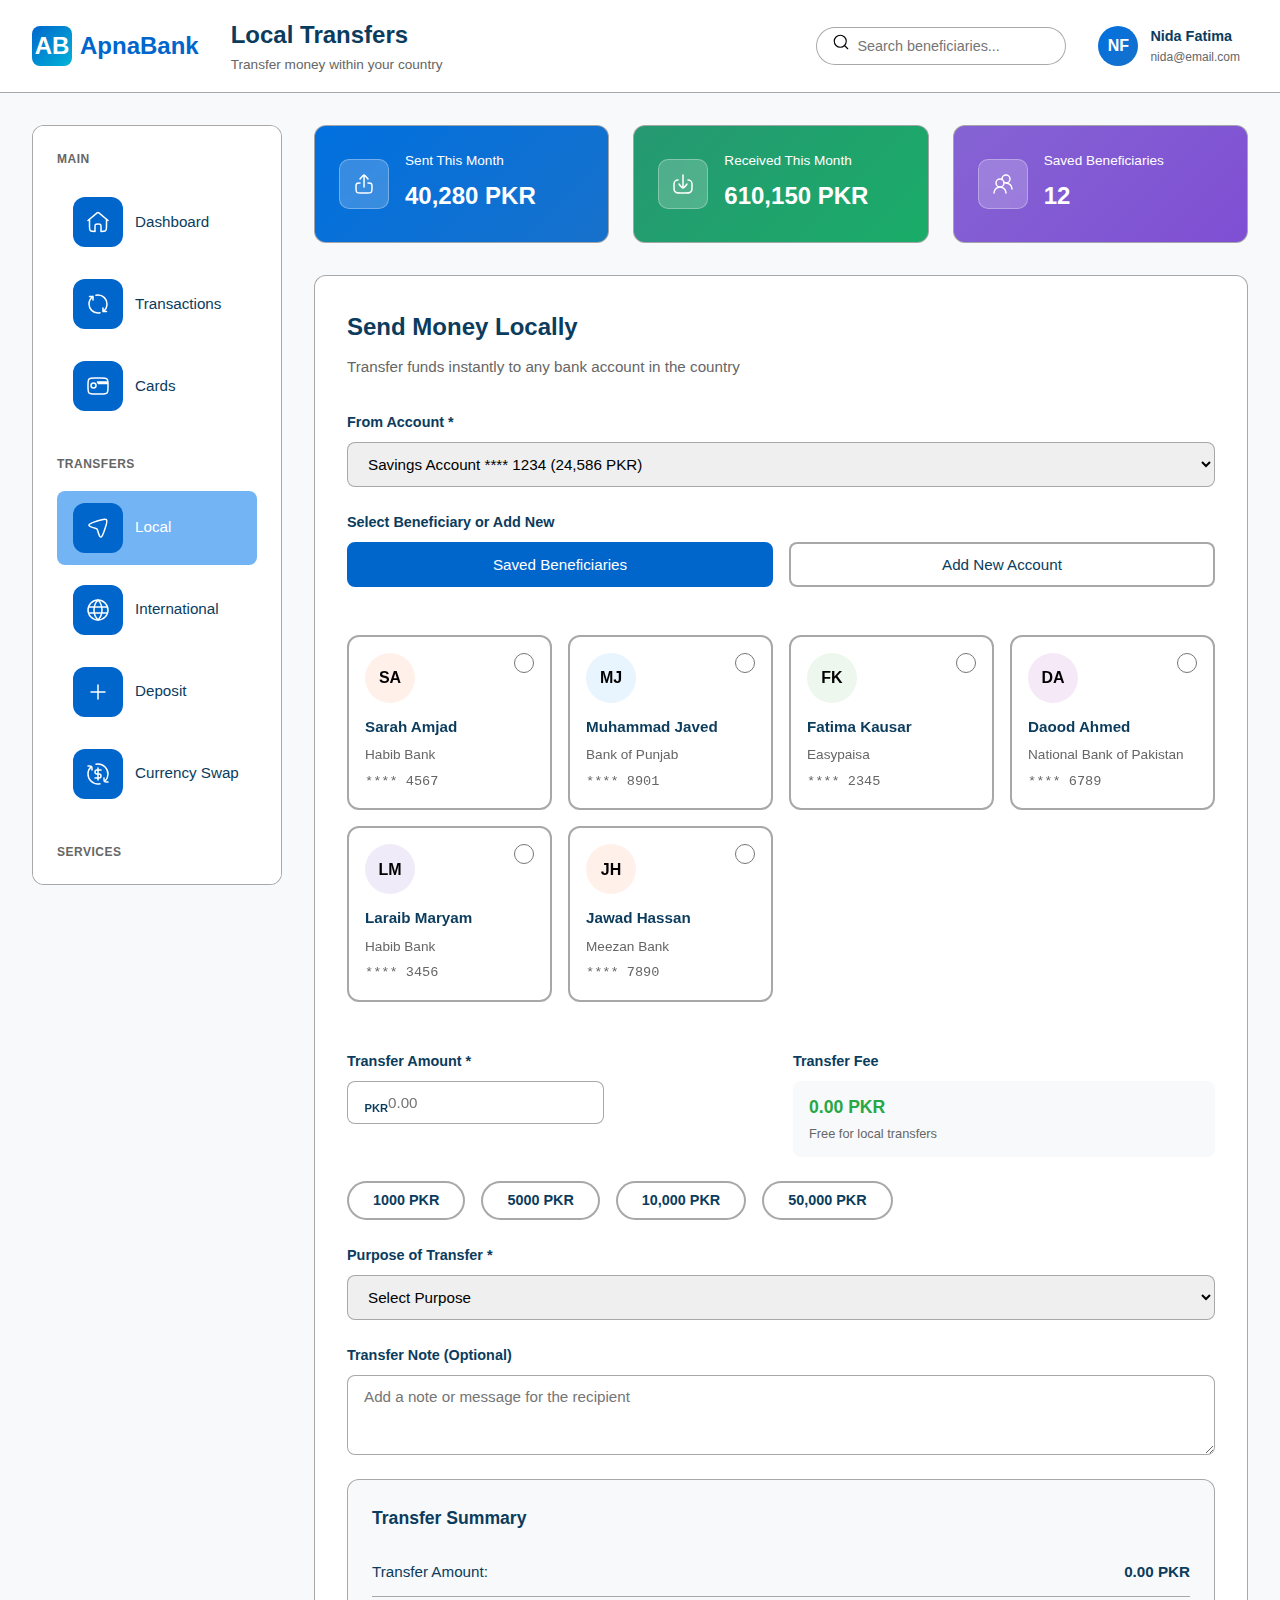
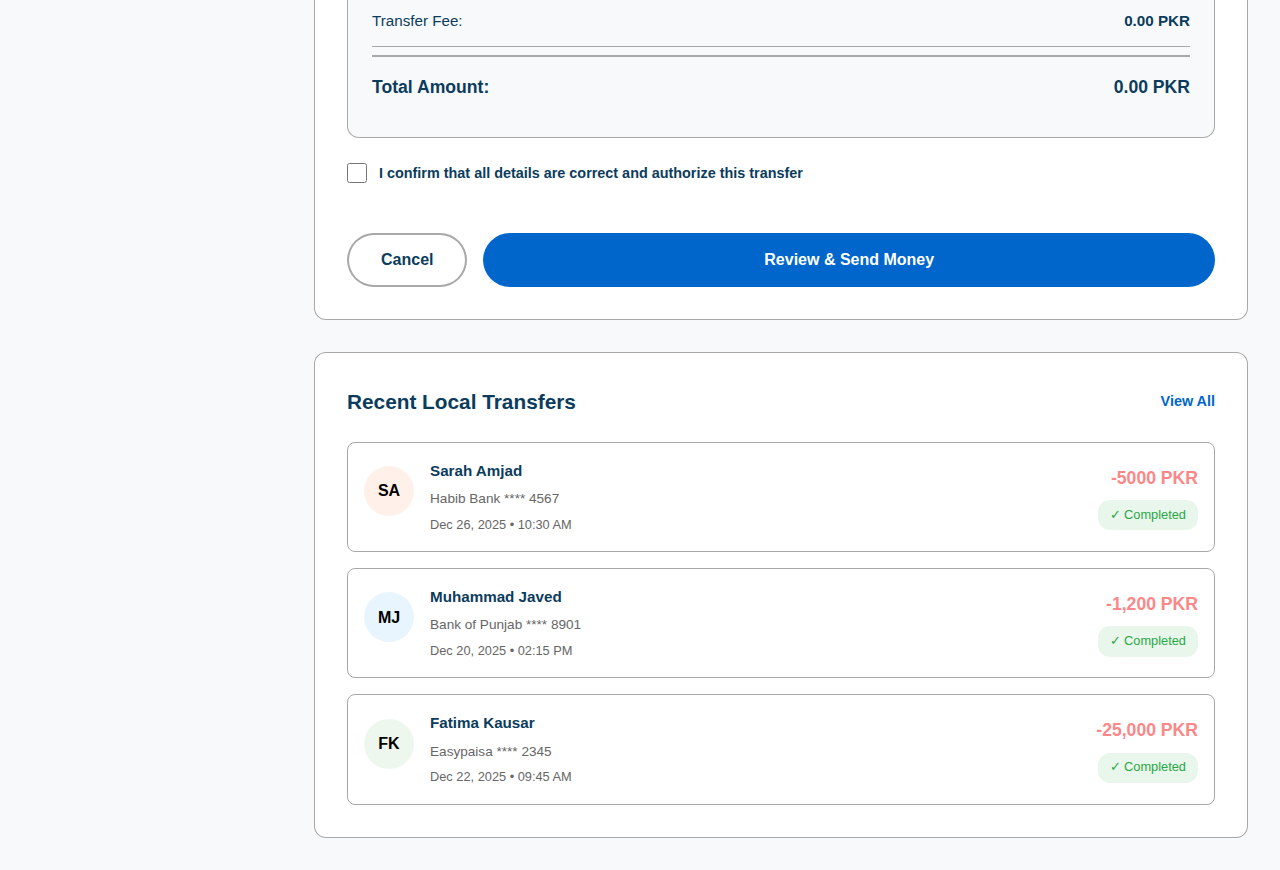
<file: local.html>
<!DOCTYPE html>
<html lang="en">
<head>
    <meta charset="UTF-8">
    <meta name="viewport" content="width=device-width, initial-scale=1.0">
    <title>Local Transfers</title>
    <link rel="stylesheet" href="style.css">
</head>
<body class="dashboard-body">
    <!-- Navbar -->
    <nav class="dashboard-navbar">
        <div class="nav-left">
            <div class="hamburger" id="hamburger">
                <span></span>
                <span></span>
                <span></span>
            </div>
            <div class="logo">
                <div class="logo-icon">AB</div>
                <span>ApnaBank</span>
            </div>
            <div class="nav-title">
                <h1>Local Transfers</h1>
                <span>Transfer money within your country</span>
            </div>
        </div>
        <div class="nav-right">
            <div class="search-bar">
                <span class="search-icon"><svg xmlns="http://www.w3.org/2000/svg" viewBox="0 0 24 24" width="18" height="18" color="#000000" fill="none" stroke="currentColor" stroke-width="1.5" stroke-linecap="round" stroke-linejoin="round">
    <path d="M17 17L21 21" />
    <path d="M19 11C19 6.58172 15.4183 3 11 3C6.58172 3 3 6.58172 3 11C3 15.4183 6.58172 19 11 19C15.4183 19 19 15.4183 19 11Z" />
</svg></span>
                <input type="text" placeholder="Search beneficiaries...">
            </div>
            <div class="user-profile">
                <div class="user-avatar">NF</div>
                <div class="user-info">
                    <span class="user-name">Nida Fatima</span>
                    <span class="user-email">nida@email.com</span>
                </div>
            </div>
        </div>
    </nav>

    <!-- Main Container -->
    <div class="transfer-container">
        <!-- Sidebar -->
        <aside class="sidebar" id="sidebar">
            <!-- Main Section -->
            <div class="menu-section">
                <h3 class="menu-section-title">Main</h3>
                <a href="dashboard.html" class="menu-item">
                    <span class="menu-icon"><svg xmlns="http://www.w3.org/2000/svg" viewBox="0 0 24 24" width="24" height="24" color="#ffffff" fill="none" stroke="#ffffff" stroke-width="1.5" stroke-linecap="round" stroke-linejoin="round">
    <path d="M22 10.5L12.8825 2.82207C12.6355 2.61407 12.3229 2.5 12 2.5C11.6771 2.5 11.3645 2.61407 11.1175 2.82207L2 10.5" />
    <path d="M20.5 9.5V16C20.5 18.3456 20.5 19.5184 19.8801 20.3263C19.7205 20.5343 19.5343 20.7205 19.3263 20.8801C18.5184 21.5 17.3456 21.5 15 21.5V17C15 15.5858 15 14.8787 14.5607 14.4393C14.1213 14 13.4142 14 12 14C10.5858 14 9.87868 14 9.43934 14.4393C9 14.8787 9 15.5858 9 17V21.5C6.65442 21.5 5.48164 21.5 4.67372 20.8801C4.46572 20.7205 4.27954 20.5343 4.11994 20.3263C3.5 19.5184 3.5 18.3456 3.5 16V9.5" />
</svg></span>
                    <span class="menu-text">Dashboard</span>
                </a>
                <a href="transactions.html" class="menu-item">
                    <span class="menu-icon"><svg xmlns="http://www.w3.org/2000/svg" viewBox="0 0 24 24" width="24" height="24" color="#ffffff" fill="none" stroke="#ffffff" stroke-width="1.5" stroke-linecap="round" stroke-linejoin="round">
    <path d="M16.9767 19.5C19.4017 17.8876 21 15.1305 21 12C21 7.02944 16.9706 3 12 3C11.3126 3 10.6432 3.07706 10 3.22302M16.9767 19.5V16M16.9767 19.5H20.5M7 4.51555C4.58803 6.13007 3 8.87958 3 12C3 16.9706 7.02944 21 12 21C12.6874 21 13.3568 20.9229 14 20.777M7 4.51555V8M7 4.51555H3.5" />
</svg></span>
                    <span class="menu-text">Transactions</span>
                </a>
                <a href="cards.html" class="menu-item">
                    <span class="menu-icon"><svg xmlns="http://www.w3.org/2000/svg" viewBox="0 0 24 24" width="24" height="24" color="#ffffff" fill="none" stroke="#ffffff" stroke-width="1.5" stroke-linecap="round" stroke-linejoin="round">
    <path d="M15 4H9C5.70017 4 4.05025 4 3.02513 5.02513C2 6.05025 2 7.70017 2 11V13C2 16.2998 2 17.9497 3.02513 18.9749C4.05025 20 5.70017 20 9 20H15C18.2998 20 19.9497 20 20.9749 18.9749C22 17.9497 22 16.2998 22 13V11C22 7.70017 22 6.05025 20.9749 5.02513C19.9497 4 18.2998 4 15 4Z" />
    <path d="M21.5 8H11.5L12.5 9.5H21.5V8Z" />
    <path d="M10 11.5C10 12.8807 8.88072 14 7.5 14C6.11928 14 5 12.8807 5 11.5C5 10.1193 6.11928 9 7.5 9C8.88072 9 10 10.1193 10 11.5Z" />
</svg></span>
                    <span class="menu-text">Cards</span>
                </a>
            </div>

            <!-- Transfers Section -->
            <div class="menu-section">
                <h3 class="menu-section-title">Transfers</h3>
                <a href="local.html" class="menu-item active">
                    <span class="menu-icon"><svg xmlns="http://www.w3.org/2000/svg" viewBox="0 0 24 24" width="24" height="24" color="#ffffff" fill="none" stroke="#ffffff" stroke-width="1.5">
    <path d="M11.922 4.79004C16.6963 3.16245 19.0834 2.34866 20.3674 3.63261C21.6513 4.91656 20.8375 7.30371 19.21 12.078L18.1016 15.3292C16.8517 18.9958 16.2267 20.8291 15.1964 20.9808C14.9195 21.0216 14.6328 20.9971 14.3587 20.9091C13.3395 20.5819 12.8007 18.6489 11.7231 14.783C11.4841 13.9255 11.3646 13.4967 11.0924 13.1692C11.0134 13.0742 10.9258 12.9866 10.8308 12.9076C10.5033 12.6354 10.0745 12.5159 9.21705 12.2769C5.35111 11.1993 3.41814 10.6605 3.0909 9.64127C3.00292 9.36724 2.97837 9.08053 3.01916 8.80355C3.17088 7.77332 5.00419 7.14834 8.6708 5.89838L11.922 4.79004Z" />
</svg></span>
                    <span class="menu-text">Local</span>
                </a>
                <a href="international.html" class="menu-item">
                    <span class="menu-icon"><svg xmlns="http://www.w3.org/2000/svg" viewBox="0 0 24 24" width="24" height="24" color="#ffffff" fill="none" stroke="#ffffff" stroke-width="1.5">
    <circle cx="12" cy="12" r="10" />
    <path d="M8 12C8 18 12 22 12 22C12 22 16 18 16 12C16 6 12 2 12 2C12 2 8 6 8 12Z" />
    <path d="M21 15H3" />
    <path d="M21 9H3" />
</svg></span>
                    <span class="menu-text">International</span>
                </a>
                <a href="deposit.html" class="menu-item">
                    <span class="menu-icon"><svg xmlns="http://www.w3.org/2000/svg" viewBox="0 0 24 24" width="24" height="24" color="#ffffff" fill="none" stroke="#ffffff" stroke-width="1.5" stroke-linecap="round" stroke-linejoin="round">
    <path d="M12.001 5.00003V19.002" />
    <path d="M19.002 12.002L4.99998 12.002" />
</svg></span>
                    <span class="menu-text">Deposit</span>
                </a>
                <a href="swap.html" class="menu-item">
                    <span class="menu-icon"><svg xmlns="http://www.w3.org/2000/svg" viewBox="0 0 24 24" width="24" height="24" color="#ffffff" fill="none" stroke="#ffffff" stroke-width="1.5" stroke-linecap="round" stroke-linejoin="round">
    <path d="M15 8H11C9.89543 8 9 8.89543 9 10C9 11.1046 9.89543 12 11 12H13C14.1046 12 15 12.8954 15 14C15 15.1046 14.1046 16 13 16H9" />
    <path d="M12 6L12 18" />
    <path d="M6 8V7C6 5.58579 6 4.87868 5.56066 4.43934C5.12132 4 4.41421 4 3 4H2" />
    <path d="M18 16V17C18 18.4142 18 19.1213 18.4393 19.5607C18.8787 20 19.5858 20 21 20H22" />
    <path d="M10 2.20004C10.6462 2.06886 11.3151 2 12 2C17.5228 2 22 6.47715 22 12C22 14.7255 20.9097 17.1962 19.1414 19M14 21.8C13.3538 21.9311 12.6849 22 12 22C6.47715 22 2 17.5228 2 12C2 9.20261 3.14864 6.67349 5 4.85857" />
</svg></span>
                    <span class="menu-text">Currency Swap</span>
                </a>
            </div>

            <!-- Services Section -->
            <div class="menu-section">
                <h3 class="menu-section-title">Services</h3>
                <a href="loan.html" class="menu-item">
                    <span class="menu-icon"><svg xmlns="http://www.w3.org/2000/svg" viewBox="0 0 24 24" width="24" height="24" color="#ffffff" fill="none" stroke="#ffffff" stroke-width="1.5">
    <path d="M2 8.56907C2 7.37289 2.48238 6.63982 3.48063 6.08428L7.58987 3.79744C9.7431 2.59915 10.8197 2 12 2C13.1803 2 14.2569 2.59915 16.4101 3.79744L20.5194 6.08428C21.5176 6.63982 22 7.3729 22 8.56907C22 8.89343 22 9.05561 21.9646 9.18894C21.7785 9.88945 21.1437 10 20.5307 10H3.46928C2.85627 10 2.22152 9.88944 2.03542 9.18894C2 9.05561 2 8.89343 2 8.56907Z" />
    <path d="M11.9959 7H12.0049" />
    <path d="M4 10V18.5M8 10V18.5" />
    <path d="M16 10V18.5M20 10V18.5" />
    <path d="M19 18.5H5C3.34315 18.5 2 19.8431 2 21.5C2 21.7761 2.22386 22 2.5 22H21.5C21.7761 22 22 21.7761 22 21.5C22 19.8431 20.6569 18.5 19 18.5Z" />
</svg></span>
                    <span class="menu-text">Loan</span>
                </a>
                <a href="tax.html" class="menu-item">
                    <span class="menu-icon"><svg xmlns="http://www.w3.org/2000/svg" viewBox="0 0 24 24" width="24" height="24" color="#ffffff" fill="none" stroke="#ffffff" stroke-width="1.5" stroke-linecap="round" stroke-linejoin="round">
    <path d="M14.9805 7.01556C14.9805 7.01556 15.4805 7.51556 15.9805 8.51556C15.9805 8.51556 17.5687 6.01556 18.9805 5.51556" />
    <path d="M9.99491 2.02134C7.49644 1.91556 5.56618 2.20338 5.56618 2.20338C4.34733 2.29053 2.01152 2.97385 2.01154 6.96454C2.01156 10.9213 1.9857 15.7993 2.01154 17.7439C2.01154 18.932 2.74716 21.7033 5.29332 21.8518C8.38816 22.0324 13.9628 22.0708 16.5205 21.8518C17.2052 21.8132 19.4847 21.2757 19.7732 18.7956C20.0721 16.2263 20.0126 14.4407 20.0126 14.0157" />
    <path d="M21.9999 7.01556C21.9999 9.77698 19.7592 12.0156 16.9951 12.0156C14.231 12.0156 11.9903 9.77698 11.9903 7.01556C11.9903 4.25414 14.231 2.01556 16.9951 2.01556C19.7592 2.01556 21.9999 4.25414 21.9999 7.01556Z" />
    <path d="M6.98053 13.0156H10.9805" />
    <path d="M6.98053 17.0156H14.9805" />
</svg></span>
                    <span class="menu-text">Tax Refund</span>
                </a>
                <a href="grants.html" class="menu-item">
                    <span class="menu-icon"><svg xmlns="http://www.w3.org/2000/svg" viewBox="0 0 24 24" width="24" height="24" color="#ffffff" fill="none" stroke="#ffffff" stroke-width="1.5" stroke-linecap="round" stroke-linejoin="round">
    <path d="M4 11V15C4 18.2998 4 19.9497 5.02513 20.9749C6.05025 22 7.70017 22 11 22H13C16.2998 22 17.9497 22 18.9749 20.9749C20 19.9497 20 18.2998 20 15V11" />
    <path d="M3 9C3 8.25231 3 7.87846 3.20096 7.6C3.33261 7.41758 3.52197 7.26609 3.75 7.16077C4.09808 7 4.56538 7 5.5 7H18.5C19.4346 7 19.9019 7 20.25 7.16077C20.478 7.26609 20.6674 7.41758 20.799 7.6C21 7.87846 21 8.25231 21 9C21 9.74769 21 10.1215 20.799 10.4C20.6674 10.5824 20.478 10.7339 20.25 10.8392C19.9019 11 19.4346 11 18.5 11H5.5C4.56538 11 4.09808 11 3.75 10.8392C3.52197 10.7339 3.33261 10.5824 3.20096 10.4C3 10.1215 3 9.74769 3 9Z" />
    <path d="M6 3.78571C6 2.79949 6.79949 2 7.78571 2H8.14286C10.2731 2 12 3.7269 12 5.85714V7H9.21429C7.43908 7 6 5.56091 6 3.78571Z" />
    <path d="M18 3.78571C18 2.79949 17.2005 2 16.2143 2H15.8571C13.7269 2 12 3.7269 12 5.85714V7H14.7857C16.5609 7 18 5.56091 18 3.78571Z" />
    <path d="M12 11L12 22" />
</svg></span>
                    <span class="menu-text">Grants</span>
                </a>
            </div>

            <!-- Logout -->
            <div class="menu-section">
                <a href="index.html" class="menu-item logout">
                    <span class="menu-icon"><svg xmlns="http://www.w3.org/2000/svg" viewBox="0 0 24 24" width="24" height="24" color="#ffffff" fill="none" stroke="#ffffff" stroke-width="1.5" stroke-linecap="round" stroke-linejoin="round">
    <path d="M7.00003 3C6.07006 3 5.60507 3 5.22357 3.10222C4.1883 3.37962 3.37966 4.18827 3.10225 5.22354C3.00003 5.60504 3.00003 6.07003 3.00003 7L3.00003 17C3.00003 17.93 3.00003 18.395 3.10225 18.7765C3.37965 19.8117 4.1883 20.6204 5.22357 20.8978C5.60507 21 6.07006 21 7.00003 21" />
    <path d="M16.5001 16.5C16.5001 16.5 21 13.1858 21 12C21 10.8141 16.5 7.5 16.5 7.5M20 12L8.00003 12" />
</svg></span>
                    <span class="menu-text">Logout</span>
                </a>
            </div>
        </aside>

        <!-- Main Content - Full Width -->
        <main class="transfer-main-content">
            <!-- Quick Transfer Stats -->
            <div class="transfer-stats">
                <div class="summary-card income">
                    <div class="summary-icon"><svg xmlns="http://www.w3.org/2000/svg" viewBox="0 0 24 24" width="24" height="24" color="#ffffff" fill="none" stroke="#ffffff" stroke-width="1.5" stroke-linecap="round" stroke-linejoin="round">
    <path d="M8 7C8 7 10.1958 4.28386 11.4044 3.23889C11.5987 3.0709 11.8169 2.99152 12.0337 3.00072C12.2282 3.00897 12.4215 3.08844 12.5958 3.23912C13.8041 4.28428 16 7 16 7M12.0337 4L12.0337 15" />
    <path d="M8 11C6.59987 11 5.8998 11 5.36502 11.2725C4.89462 11.5122 4.51217 11.8946 4.27248 12.365C4 12.8998 4 13.5999 4 15V16C4 18.357 4 19.5355 4.73223 20.2678C5.46447 21 6.64298 21 9 21H15C17.357 21 18.5355 21 19.2678 20.2678C20 19.5355 20 18.357 20 16V15C20 13.5999 20 12.8998 19.7275 12.365C19.4878 11.8946 19.1054 11.5122 18.635 11.2725C18.1002 11 17.4001 11 16 11" />
</svg></div>
                    <div class="transfer-stat-info">
                        <span class="summary-label">Sent This Month</span>
                        <span class="summary-amount">40,280 PKR</span>
                    </div>
                </div>
                <div class="summary-card expense">
                    <div class="summary-icon"><svg xmlns="http://www.w3.org/2000/svg" viewBox="0 0 24 24" width="24" height="24" color="#ffffff" fill="none" stroke="#ffffff" stroke-width="1.5" stroke-linecap="round" stroke-linejoin="round">
    <path d="M16.0001 12C16.0001 12 13.0542 16 12.0001 16C10.946 16 8.00012 12 8.00012 12M12.0001 15.5L12.0001 3" />
    <path d="M17.0001 8C19.2093 8 21.0001 9.79086 21.0001 12V14.5C21.0001 16.8346 21.0001 18.0019 20.5278 18.8856C20.1549 19.5833 19.5834 20.1547 18.8857 20.5277C18.0021 21 16.8348 21 14.5001 21H9.50052C7.16551 21 5.99801 21 5.11426 20.5275C4.41677 20.1546 3.84547 19.5834 3.47258 18.8859C3.00012 18.0021 3.00012 16.8346 3.00012 14.4996V11.999C3.00067 9.79114 4.78999 8.00125 6.99785 8H7.00012" />
</svg></div>
                    <div class="transfer-stat-info">
                        <span class="summary-label">Received This Month</span>
                        <span class="summary-amount">610,150 PKR</span>
                    </div>
                </div>
                <div class="summary-card total">
                    <div class="summary-icon"><svg xmlns="http://www.w3.org/2000/svg" viewBox="0 0 24 24" width="24" height="24" color="#ffffff" fill="none" stroke="#ffffff" stroke-width="1.5" stroke-linecap="round" stroke-linejoin="round">
    <path d="M13 11C13 8.79086 11.2091 7 9 7C6.79086 7 5 8.79086 5 11C5 13.2091 6.79086 15 9 15C11.2091 15 13 13.2091 13 11Z" />
    <path d="M11.0386 7.55773C11.0131 7.37547 11 7.18927 11 7C11 4.79086 12.7909 3 15 3C17.2091 3 19 4.79086 19 7C19 9.20914 17.2091 11 15 11C14.2554 11 13.5584 10.7966 12.9614 10.4423" />
    <path d="M15 21C15 17.6863 12.3137 15 9 15C5.68629 15 3 17.6863 3 21" />
    <path d="M21 17C21 13.6863 18.3137 11 15 11" />
</svg></div>
                    <div class="transfer-stat-info">
                        <span class="summary-label">Saved Beneficiaries</span>
                        <span class="summary-amount">12</span>
                    </div>
                </div>
            </div>

            <!-- Transfer Form Section -->
            <div class="transfer-form-section">
                <div class="form-header-section">
                    <h2>Send Money Locally</h2>
                    <p>Transfer funds instantly to any bank account in the country</p>
                </div>

                <form class="transfer-form">
                    <!-- From Account -->
                    <div class="form-group-transfer">
                        <label>From Account <span class="required">*</span></label>
                        <select class="transfer-input" required>
                            <option value="">Select Account</option>
                            <option value="checking" selected>Savings Account  **** 1234 (24,586 PKR)</option>
                            <option value="savings">Savings Account  **** 5678 (15,230 PKR)</option>
                            <option value="business">Business Account  **** 9012 (80,450 PKR)</option>
                        </select>
                    </div>

                    <!-- Beneficiary Selection -->
                    <div class="form-group-transfer">
                        <label>Select Beneficiary or Add New</label>
                        <div class="beneficiary-tabs">
                            <button type="button" class="beneficiary-tab active" onclick="showBeneficiaryTab('saved')">Saved Beneficiaries</button>
                            <button type="button" class="beneficiary-tab" onclick="showBeneficiaryTab('new')">Add New Account</button>
                        </div>
                    </div>

                    <!-- Saved Beneficiaries Grid -->
                    <div id="savedBeneficiaries" class="beneficiary-grid">
                        <div class="beneficiary-card">
                            <div class="beneficiary-avatar first">SA</div>
                            <div class="beneficiary-info">
                                <div class="beneficiary-name">Sarah Amjad</div>
                                <div class="beneficiary-bank">Habib Bank</div>
                                <div class="beneficiary-account">**** 4567</div>
                            </div>
                            <input type="radio" name="beneficiary" value="sarah" class="beneficiary-radio">
                        </div>

                        <div class="beneficiary-card">
                            <div class="beneficiary-avatar sec">MJ</div>
                            <div class="beneficiary-info">
                                <div class="beneficiary-name">Muhammad Javed</div>
                                <div class="beneficiary-bank">Bank of Punjab</div>
                                <div class="beneficiary-account">**** 8901</div>
                            </div>
                            <input type="radio" name="beneficiary" value="javed" class="beneficiary-radio">
                        </div>

                        <div class="beneficiary-card">
                            <div class="beneficiary-avatar third">FK</div>
                            <div class="beneficiary-info">
                                <div class="beneficiary-name">Fatima Kausar</div>
                                <div class="beneficiary-bank">Easypaisa</div>
                                <div class="beneficiary-account">**** 2345</div>
                            </div>
                            <input type="radio" name="beneficiary" value="fatima" class="beneficiary-radio">
                        </div>

                        <div class="beneficiary-card">
                            <div class="beneficiary-avatar fourth">DA</div>
                            <div class="beneficiary-info">
                                <div class="beneficiary-name">Daood Ahmed</div>
                                <div class="beneficiary-bank">National Bank of Pakistan</div>
                                <div class="beneficiary-account">**** 6789</div>
                            </div>
                            <input type="radio" name="beneficiary" value="daood" class="beneficiary-radio">
                        </div>

                        <div class="beneficiary-card">
                            <div class="beneficiary-avatar fifth">LM</div>
                            <div class="beneficiary-info">
                                <div class="beneficiary-name">Laraib Maryam</div>
                                <div class="beneficiary-bank">Habib Bank</div>
                                <div class="beneficiary-account">**** 3456</div>
                            </div>
                            <input type="radio" name="beneficiary" value="laraib" class="beneficiary-radio">
                        </div>

                        <div class="beneficiary-card">
                            <div class="beneficiary-avatar first">JH</div>
                            <div class="beneficiary-info">
                                <div class="beneficiary-name">Jawad Hassan</div>
                                <div class="beneficiary-bank">Meezan Bank</div>
                                <div class="beneficiary-account">**** 7890</div>
                            </div>
                            <input type="radio" name="beneficiary" value="jawad" class="beneficiary-radio">
                        </div>
                    </div>

                    <!-- New Beneficiary Form -->
                    <div id="newBeneficiary" class="new-beneficiary-form" style="display: none;">
                        <div class="form-grid-transfer">
                            <div class="form-group-transfer">
                                <label>Beneficiary Name <span class="required">*</span></label>
                                <input type="text" class="transfer-input" placeholder="Enter full name">
                            </div>
                            <div class="form-group-transfer">
                                <label>Bank Name <span class="required">*</span></label>
                                <select class="transfer-input">
                                    <option value="">Select Bank</option>
                                    <option value="nbp">National Bank of Pakistan</option>
                                    <option value="bop">Bank of Punjab</option>
                                    <option value="hbl">Habib Bank Limited</option>
                                    <option value="meezan">Meezan Bank</option>
                                    <option value="askbank">Askari Bank</option>
                                    <option value="esp">Easypaisa</option>
                                    <option value="mtf">Mobile Transfer</option>
                                </select>
                            </div>
                        </div>

                        <div class="form-grid-transfer">
                            <div class="form-group-transfer">
                                <label>Account Number <span class="required">*</span></label>
                                <input type="text" class="transfer-input" placeholder="Enter account number">
                            </div>
                            <div class="form-group-transfer">
                                <label>Confirm Account Number <span class="required">*</span></label>
                                <input type="text" class="transfer-input" placeholder="Re-enter account number">
                            </div>
                        </div>

                        <div class="form-grid-transfer">
                            <div class="form-group-transfer">
                                <label>Routing Number <span class="required">*</span></label>
                                <input type="text" class="transfer-input" placeholder="9-digit routing number">
                            </div>
                            <div class="form-group-transfer">
                                <label>Account Type <span class="required">*</span></label>
                                <select class="transfer-input">
                                    <option value="">Select Type</option>
                                    <option value="checking">Checking</option>
                                    <option value="savings">Savings</option>
                                </select>
                            </div>
                        </div>

                        <div class="form-group-transfer">
                            <label class="checkbox-label">
                                <input type="checkbox">
                                Save this beneficiary for future transfers
                            </label>
                        </div>
                    </div>

                    <!-- Transfer Amount -->
                    <div class="form-grid-transfer">
                        <div class="form-group-transfer">
                            <label>Transfer Amount <span class="required">*</span></label>
                            <div class="amount-input-wrapper">
                                <span class="currency-symbol">PKR</span>
                                <input type="number" class="transfer-input amount-input" placeholder="0.00" step="0.01" required>
                            </div>
                        </div>
                        <div class="form-group-transfer">
                            <label>Transfer Fee</label>
                            <div class="fee-display">
                                <span class="fee-amount">0.00 PKR</span>
                                <span class="fee-label">Free for local transfers</span>
                            </div>
                        </div>
                    </div>

                    <!-- Quick Amount Buttons -->
                    <div class="quick-amounts">
                        <button type="button" class="quick-amount-btn" onclick="setAmount(1000)">1000 PKR</button>
                        <button type="button" class="quick-amount-btn" onclick="setAmount(5000)">5000 PKR</button>
                        <button type="button" class="quick-amount-btn" onclick="setAmount(10000)">10,000 PKR</button>
                        <button type="button" class="quick-amount-btn" onclick="setAmount(50000)">50,000 PKR</button>
                    </div>

                    <!-- Transfer Purpose -->
                    <div class="form-group-transfer">
                        <label>Purpose of Transfer <span class="required">*</span></label>
                        <select class="transfer-input" required>
                            <option value="">Select Purpose</option>
                            <option value="personal">Personal Transfer</option>
                            <option value="family">Family Support</option>
                            <option value="bills">Bill Payment</option>
                            <option value="salary">Salary Payment</option>
                            <option value="rent">Rent Payment</option>
                            <option value="business">Business Payment</option>
                            <option value="other">Other</option>
                        </select>
                    </div>

                    <!-- Transfer Notes -->
                    <div class="form-group-transfer">
                        <label>Transfer Note (Optional)</label>
                        <textarea class="transfer-input transfer-textarea" rows="3" placeholder="Add a note or message for the recipient"></textarea>
                    </div>

        

                    <!-- Summary Box -->
                    <div class="transfer-summary">
                        <h3>Transfer Summary</h3>
                        <div class="summary-row">
                            <span>Transfer Amount:</span>
                            <span class="summary-value">0.00 PKR</span>
                        </div>
                        <div class="summary-row">
                            <span>Transfer Fee:</span>
                            <span class="summary-value">0.00 PKR</span>
                        </div>
                        <div class="summary-row total">
                            <span>Total Amount:</span>
                            <span class="summary-value">0.00 PKR</span>
                        </div>
                    </div>

                    <!-- Terms and Submit -->
                    <div class="form-group-transfer">
                        <label class="checkbox-label">
                            <input type="checkbox" required>
                            I confirm that all details are correct and authorize this transfer
                        </label>
                    </div>

                    <div class="form-actions">
                        <button type="button" class="btn-secondary-transfer">Cancel</button>
                        <button type="submit" class="btn-primary-transfer">Review & Send Money</button>
                    </div>
                </form>
            </div>

            <!-- Recent Transfers -->
            <div class="recent-transfers-section">
                <div class="section-header-transfer">
                    <h3>Recent Local Transfers</h3>
                    <a href="transactions.html" class="view-all-link">View All</a>
                </div>

                <div class="recent-transfers-list">
                    <div class="recent-transfer-item">
                        <div class="recent-transfer-left">
                            <div class="beneficiary-avatar first">SA</div>
                            <div class="recent-transfer-info">
                                <div class="recent-transfer-name">Sarah Amjad</div>
                                <div class="recent-transfer-bank">Habib Bank **** 4567</div>
                                <div class="recent-transfer-date">Dec 26, 2025 • 10:30 AM</div>
                            </div>
                        </div>
                        <div class="recent-transfer-right">
                            <div class="recent-transfer-amount">-5000 PKR</div>
                            <span class="recent-transfer-status completed">✓ Completed</span>
                        </div>
                    </div>

                    <div class="recent-transfer-item">
                        <div class="recent-transfer-left">
                            <div class="beneficiary-avatar sec">MJ</div>
                            <div class="recent-transfer-info">
                                <div class="recent-transfer-name">Muhammad Javed</div>
                                <div class="recent-transfer-bank">Bank of Punjab  **** 8901</div>
                                <div class="recent-transfer-date">Dec 20, 2025 • 02:15 PM</div>
                            </div>
                        </div>
                        <div class="recent-transfer-right">
                            <div class="recent-transfer-amount">-1,200 PKR </div>
                            <span class="recent-transfer-status completed">✓ Completed</span>
                        </div>
                    </div>

                    <div class="recent-transfer-item">
                        <div class="recent-transfer-left">
                            <div class="beneficiary-avatar third">FK</div>
                            <div class="recent-transfer-info">
                                <div class="recent-transfer-name">Fatima Kausar</div>
                                <div class="recent-transfer-bank">Easypaisa  **** 2345</div>
                                <div class="recent-transfer-date">Dec 22, 2025 • 09:45 AM</div>
                            </div>
                        </div>
                        <div class="recent-transfer-right">
                            <div class="recent-transfer-amount">-25,000 PKR</div>
                            <span class="recent-transfer-status completed">✓ Completed</span>
                        </div>
                    </div>

                </div>
            </div>
        </main>
    </div>

    <script>
        // Hamburger menu toggle
        const hamburger = document.getElementById('hamburger');
        const sidebar = document.getElementById('sidebar');

        hamburger.addEventListener('click', () => {
            sidebar.classList.toggle('active');
            hamburger.classList.toggle('active');
        });

        // Close sidebar when clicking outside on mobile
        document.addEventListener('click', (e) => {
            if (window.innerWidth <= 1024) {
                if (!sidebar.contains(e.target) && !hamburger.contains(e.target)) {
                    sidebar.classList.remove('active');
                    hamburger.classList.remove('active');
                }
            }
        });

        // Beneficiary tabs
        function showBeneficiaryTab(tab) {
            const tabs = document.querySelectorAll('.beneficiary-tab');
            const savedBeneficiaries = document.getElementById('savedBeneficiaries');
            const newBeneficiary = document.getElementById('newBeneficiary');

            tabs.forEach(t => t.classList.remove('active'));
            event.target.classList.add('active');

            if (tab === 'saved') {
                savedBeneficiaries.style.display = 'grid';
                newBeneficiary.style.display = 'none';
            } else {
                savedBeneficiaries.style.display = 'none';
                newBeneficiary.style.display = 'block';
            }
        }

        // Beneficiary card selection
        document.querySelectorAll('.beneficiary-card').forEach(card => {
            card.addEventListener('click', function() {
                document.querySelectorAll('.beneficiary-card').forEach(c => c.classList.remove('selected'));
                this.classList.add('selected');
                this.querySelector('.beneficiary-radio').checked = true;
            });
        });

        // Schedule options
        document.querySelectorAll('input[name="schedule"]').forEach(radio => {
            radio.addEventListener('change', function() {
                const scheduledDate = document.getElementById('scheduledDate');
                if (this.value === 'scheduled') {
                    scheduledDate.style.display = 'grid';
                } else {
                    scheduledDate.style.display = 'none';
                }
            });
        });

        // Quick amount buttons
        function setAmount(amount) {
            document.querySelector('.amount-input').value = amount;
        }
    </script>
</body>
</html>
</file>
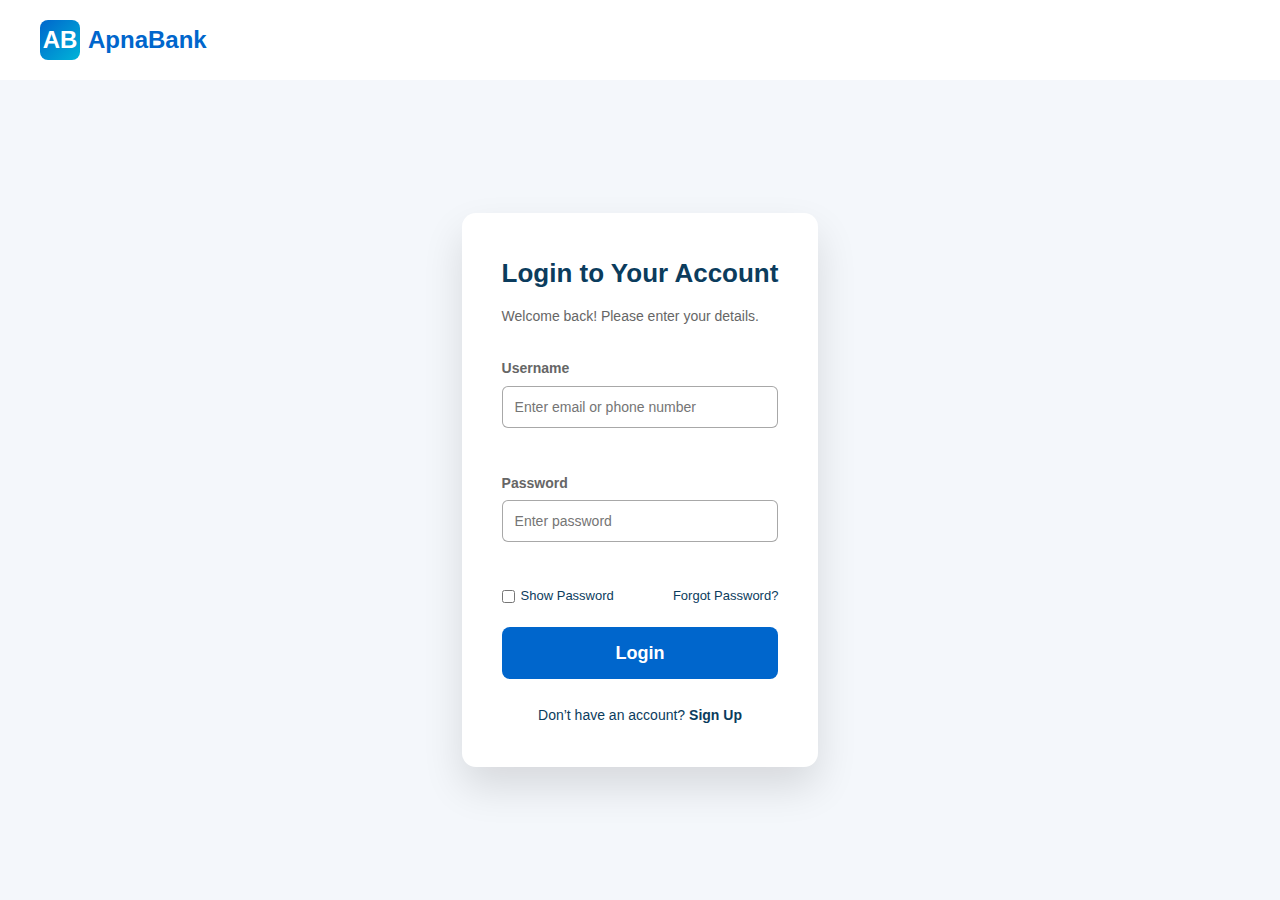
<file: login.html>
<!DOCTYPE html>
<html lang="en">
<head>
  <meta charset="UTF-8" />
  <meta name="viewport" content="width=device-width, initial-scale=1.0"/>
  <title>Login | ApnaBank</title>
  <link rel="stylesheet" href="style.css" />
</head>
<body class="login-page">

  <!-- Simple Auth Header -->

<div class="auth-header">
            <div class="logo">
                <div class="logo-icon">AB</div>
                <span>ApnaBank</span>
        </div>
</div>

  <!-- Login Container -->
  <main class="auth-container">
    <h2>Login to Your Account</h2>
    <p class="auth-subtext">Welcome back! Please enter your details.</p>

    <form class="auth-form">

      <!-- Username -->
      <div class="form-group">
        <label for="username">Username</label>
        <input
          type="text"
          id="username"
          placeholder="Enter email or phone number"
          required
        />
      </div>

      <!-- Password -->
      <div class="form-group">
        <label for="password">Password</label>

        <div class="password-wrapper">
          <input
            type="password"
            id="password"
            placeholder="Enter password"
            required
          />
        </div>
      </div>

      <!-- Show Password -->
      <div class="form-options">
        <label class="show-password">
          <input type="checkbox" />
          Show Password
        </label>

        <a href="#" class="forgot-link">Forgot Password?</a>
      </div>

      <!-- Login Button -->

      <a href="dashboard.html" class="btn full-width">Login</a>


    </form>

    <!-- Signup Redirect -->
    <p class="auth-footer">
      Don’t have an account?
      <a href="signup.html">Sign Up</a>
    </p>
  </main>

</body>
</html>
</file>
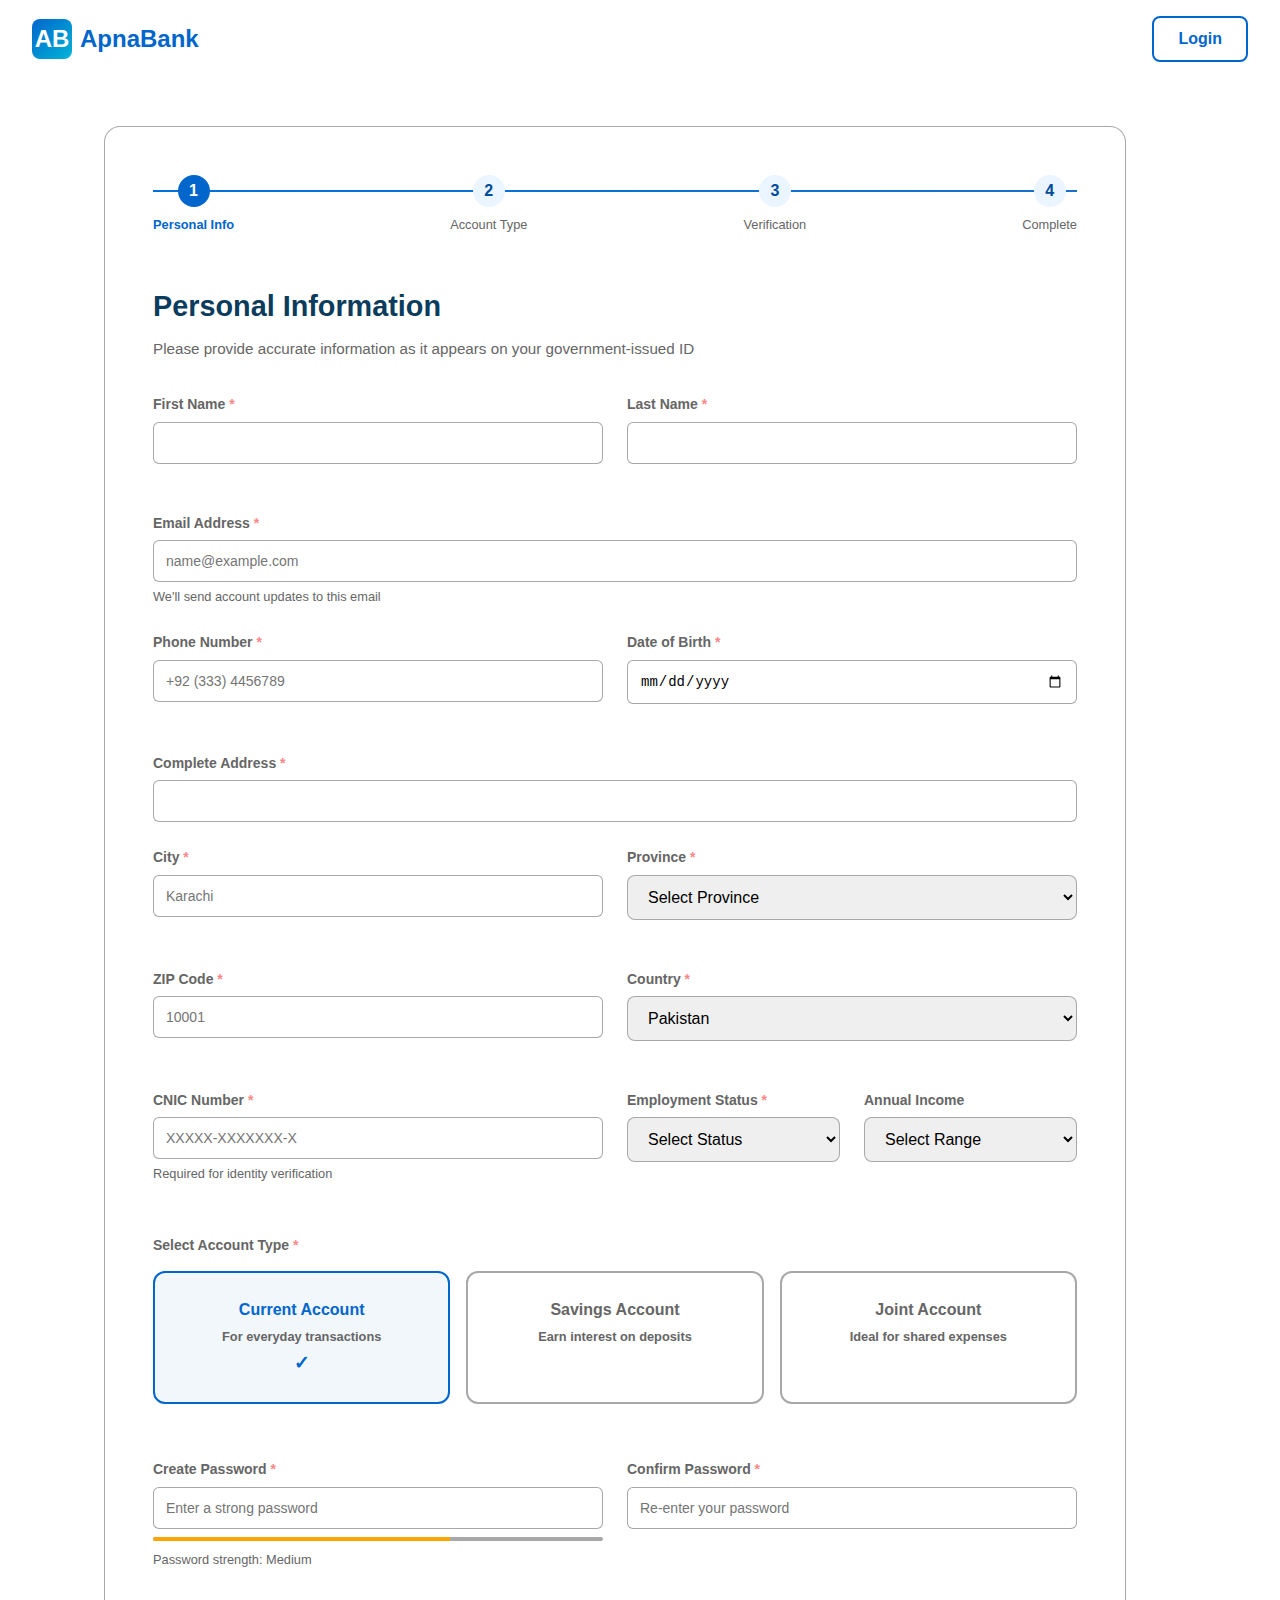
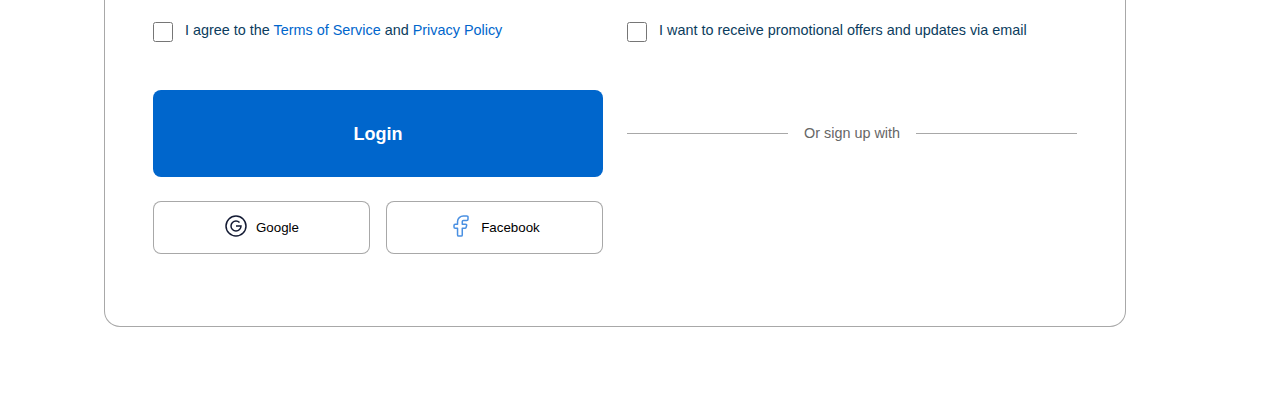
<file: signup.html>
<!DOCTYPE html>
<html lang="en">
<head>
    <meta charset="UTF-8">
    <meta name="viewport" content="width=device-width, initial-scale=1.0">
    <title>Open Your Account</title>
    <link rel="stylesheet" href="style.css">
</head>
<body>
    <!-- Simple Header with Logo and Login -->
    <div class="signup-header">
        <div class="signup-nav">
            <div class="logo">
                <div class="logo-icon">AB</div>
                <span>ApnaBank</span>
        </div>
            <a href="login.html" class="btn btn-secondary">Login</a>
        </div>
    </div>

    <!-- Main Container -->
    <div class="signup-container">
        <!--Form Section (Wider) -->
        <div class="form-section">
            <!-- Progress Bar -->
            <div class="progress-bar">
                <div class="progress-step active">
                    <div class="step-circle">1</div>
                    <span class="step-label">Personal Info</span>
                </div>
                <div class="progress-step">
                    <div class="step-circle">2</div>
                    <span class="step-label">Account Type</span>
                </div>
                <div class="progress-step">
                    <div class="step-circle">3</div>
                    <span class="step-label">Verification</span>
                </div>
                <div class="progress-step">
                    <div class="step-circle">4</div>
                    <span class="step-label">Complete</span>
                </div>
            </div>

            <!-- Form Header -->
            <div class="form-header">
                <h2>Personal Information</h2>
                <p>Please provide accurate information as it appears on your government-issued ID</p>
            </div>

            <!-- Registration Form -->
            <form>
                <!-- Personal Details -->
                <div class="form-grid">
                    <div class="form-group">
                        <label>First Name <span class="required">*</span></label>
                        <input type="text" placeholder="" required>
                    </div>
                    <div class="form-group">
                        <label>Last Name <span class="required">*</span></label>
                        <input type="text" placeholder="" required>
                    </div>
                </div>

                <div class="form-group">
                    <label>Email Address <span class="required">*</span></label>
                    <input type="email" placeholder="name@example.com" required>
                    <span class="input-hint">We'll send account updates to this email</span>
                </div>

                <div class="form-grid">
                    <div class="form-group">
                        <label>Phone Number <span class="required">*</span></label>
                        <input type="tel" placeholder="+92 (333) 4456789" required>
                    </div>
                    <div class="form-group">
                        <label>Date of Birth <span class="required">*</span></label>
                        <input type="date" required>
                    </div>
                </div>

                <!-- Address Information -->
                <div class="form-group">
                    <label>Complete Address <span class="required">*</span></label>
                    <input type="text" placeholder="" required>
                </div>

                <div class="form-grid">
                    <div class="form-group">
                        <label>City <span class="required">*</span></label>
                        <input type="text" placeholder="Karachi" required>
                    </div>
                    <div class="form-group">
                        <label>Province <span class="required">*</span></label>
                        <select required>
                            <option value="">Select Province</option>
                            <option value="Punjab">Punjab</option>
                            <option value="Sindh">Sindh</option>
                            <option value="KPK">Khyber Pakhtunkhwa</option>
                            <option value="Balochistan">Balochistan</option>
                            <option value="Fata">FATA</option>
                        </select>
                    </div>
                </div>

                <div class="form-grid">
                    <div class="form-group">
                        <label>ZIP Code <span class="required">*</span></label>
                        <input type="text" placeholder="10001" required>
                    </div>
                    <div class="form-group">
                        <label>Country <span class="required">*</span></label>
                        <select required>
                            <option value="PK">Pakistan</option>
                            <option value="US">United States</option>
                            <option value="CA">Canada</option>
                            <option value="UK">United Kingdom</option>
                            <option value="KSA">Kingdom of Saudia Arabia</option>
                        </select>
                    </div>
                </div>

                <!-- Identity Verification -->
                <div class="form-grid">
                    <div class="form-group">
                        <label>CNIC Number <span class="required">*</span></label>
                        <input type="text" placeholder="XXXXX-XXXXXXX-X" required>
                        <span class="input-hint">Required for identity verification</span>
                    </div>
                     <!-- Employment Information -->
                <div class="form-grid">
                    <div class="form-group">
                        <label>Employment Status <span class="required">*</span></label>
                        <select required>
                            <option value="">Select Status</option>
                            <option value="employed">Employed</option>
                            <option value="self">Self-Employed</option>
                            <option value="student">Student</option>
                            <option value="retired">Retired</option>
                            <option value="unemployed">Unemployed</option>
                        </select>
                    </div>
                    <div class="form-group">
                        <label>Annual Income</label>
                        <select>
                            <option value="">Select Range</option>
                            <option value="0-25k">Under 25,000 PKR</option>
                            <option value="25k-50k">25,000 - 50,000 PKR</option>
                            <option value="50k-100k">50,000 - 100,000 PKR</option>
                            <option value="100k+">Over 100,000 PKR</option>
                        </select>
                    </div>
                </div>

                <!-- Account Type Selection -->
                <div class="form-group total-width">
                    <label>Select Account Type <span class="required">*</span></label>
                    <div class="account-type-grid">
                        <label class="account-type-card">
                            <input type="radio" name="accountType" value="checking" checked>
                            <div class="card-content">
                                
                                <h4>Current Account</h4>
                                <p>For everyday transactions</p>
                            </div>
                            <div class="checkmark">✓</div>
                        </label>
                        <label class="account-type-card">
                            <input type="radio" name="accountType" value="savings">
                            <div class="card-content">
                                
                                <h4>Savings Account</h4>
                                <p>Earn interest on deposits</p>
                            </div>
                            <div class="checkmark">✓</div>
                        </label>
                         <label class="account-type-card">
                            <input type="radio" name="accountType" value="joint">
                            <div class="card-content">
                                
                                <h4>Joint Account</h4>
                                <p>Ideal for shared expenses</p>
                            </div>
                            <div class="checkmark">✓</div>
                        </label>
                    </div>
                </div>

               

                <!-- Security -->
                <div class="form-group">
                    <label>Create Password <span class="required">*</span></label>
                    <input type="password" placeholder="Enter a strong password" required>
                    <div class="password-strength">
                        <div class="strength-bar">
                            <div class="strength-fill medium"></div>
                        </div>
                        <span class="strength-text">Password strength: Medium</span>
                    </div>
                </div>

                <div class="form-group">
                    <label>Confirm Password <span class="required">*</span></label>
                    <input type="password" placeholder="Re-enter your password" required>
                </div>

                

                <!-- Terms and Conditions -->
                <div class="checkbox-group">
                    <input type="checkbox" id="terms" required>
                    <label for="terms">I agree to the <a href="#">Terms of Service</a> and <a href="#">Privacy Policy</a></label>
                </div>

                <div class="checkbox-group">
                    <input type="checkbox" id="marketing">
                    <label for="marketing">I want to receive promotional offers and updates via email</label>
                </div>

                <!-- Submit Button -->
                <a href="dashboard.html" class="btn full-width">Login</a>

                <!-- Social Login -->

                <div class="divider">Or sign up with</div>

                <div class="social-login">
                    <button type="button" class="social-btn">
                        <span><svg xmlns="http://www.w3.org/2000/svg" viewBox="0 0 24 24" width="24" height="24" color="#4a90e2" fill="none" stroke="#141B34" stroke-width="1.5">
    <circle cx="12" cy="12" r="10" />
    <path d="M12 12H17C17 14.7614 14.7614 17 12 17C9.23858 17 7 14.7614 7 12C7 9.23858 9.23858 7 12 7C13.3807 7 14.6307 7.55964 15.5355 8.46447" />
</svg></span> Google
                    </button>
                    <button type="button" class="social-btn">
                        <span><svg xmlns="http://www.w3.org/2000/svg" viewBox="0 0 24 24" width="24" height="24" color="#4a90e2" fill="none" stroke="#4a90e2" stroke-width="1.5" stroke-linejoin="round">
    <path fill-rule="evenodd" clip-rule="evenodd" d="M6.18182 10.3333C5.20406 10.3333 5 10.5252 5 11.4444V13.1111C5 14.0304 5.20406 14.2222 6.18182 14.2222H8.54545V20.8889C8.54545 21.8081 8.74951 22 9.72727 22H12.0909C13.0687 22 13.2727 21.8081 13.2727 20.8889V14.2222H15.9267C16.6683 14.2222 16.8594 14.0867 17.0631 13.4164L17.5696 11.7497C17.9185 10.6014 17.7035 10.3333 16.4332 10.3333H13.2727V7.55556C13.2727 6.94191 13.8018 6.44444 14.4545 6.44444H17.8182C18.7959 6.44444 19 6.25259 19 5.33333V3.11111C19 2.19185 18.7959 2 17.8182 2H14.4545C11.191 2 8.54545 4.48731 8.54545 7.55556V10.3333H6.18182Z" />
</svg></span> Facebook
                    </button>
                </div>
            </form>
        </div>
    </div>
</body>
</html>
</file>
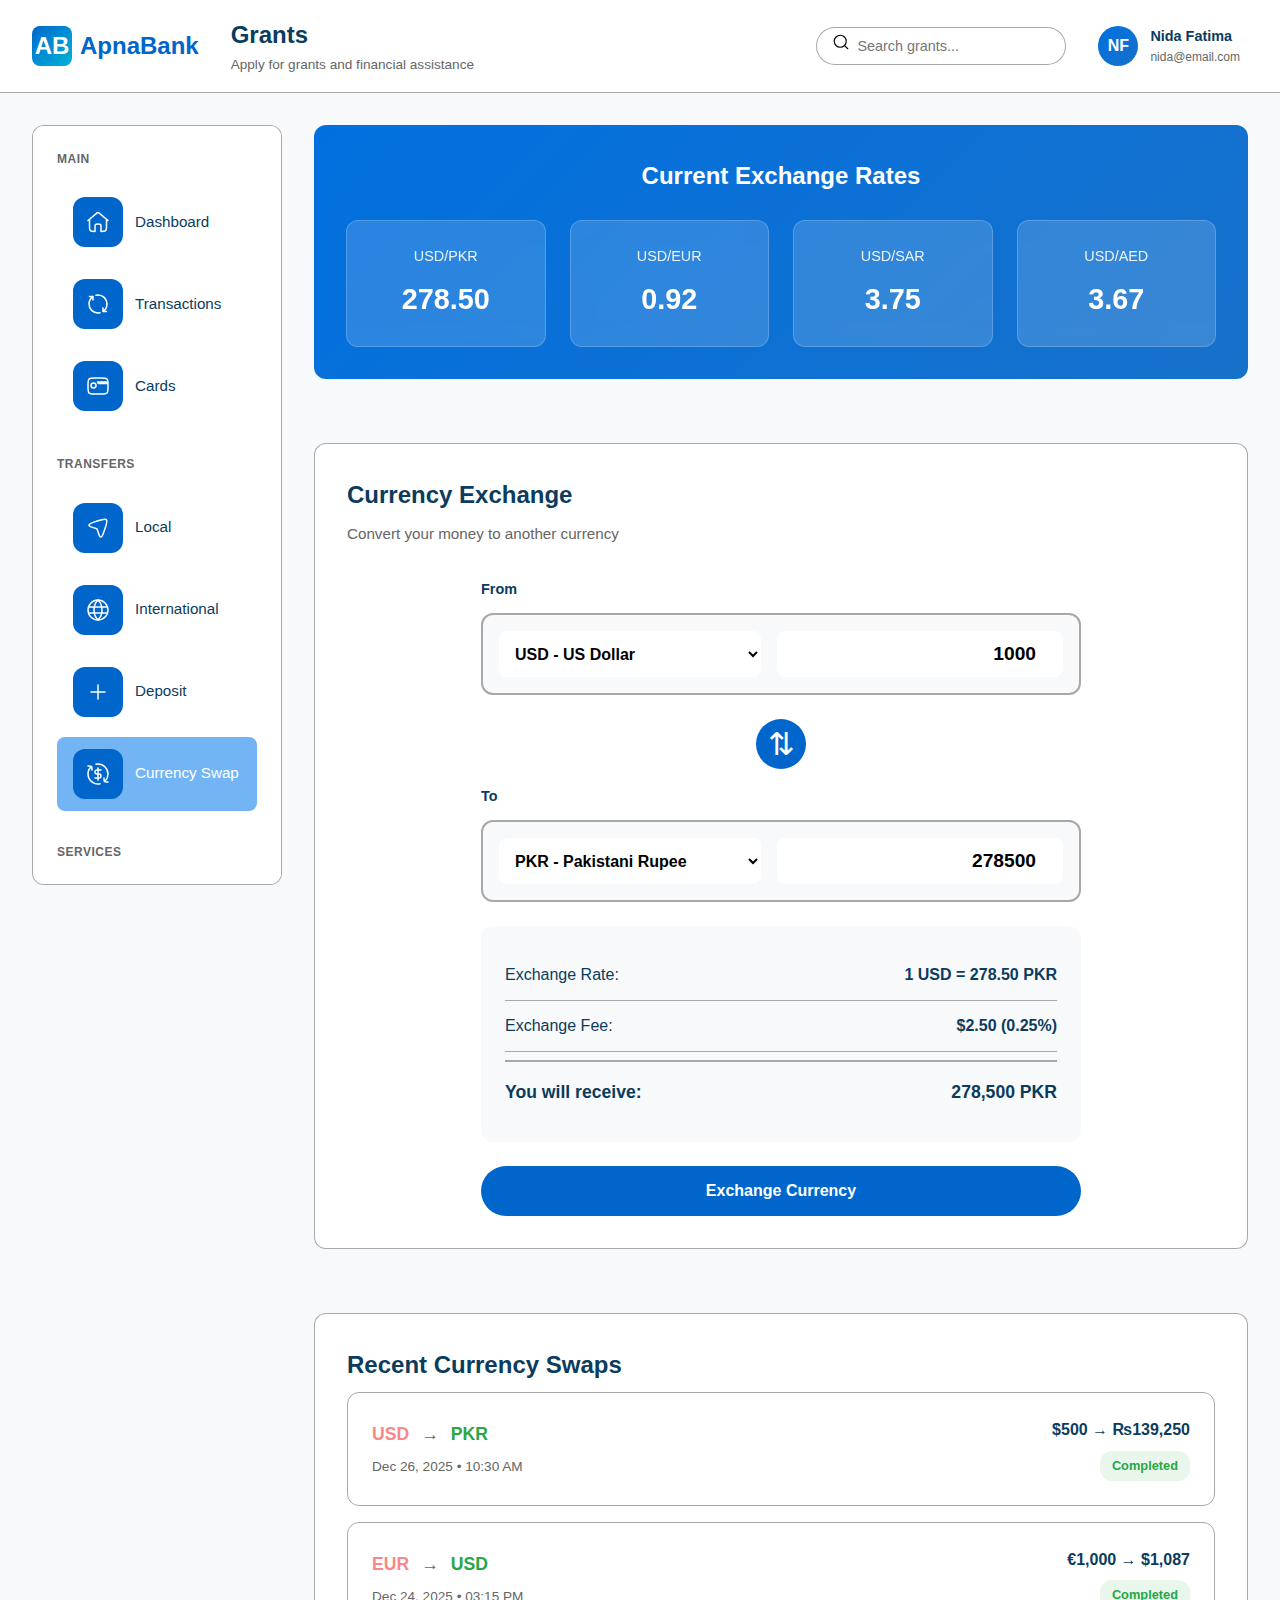
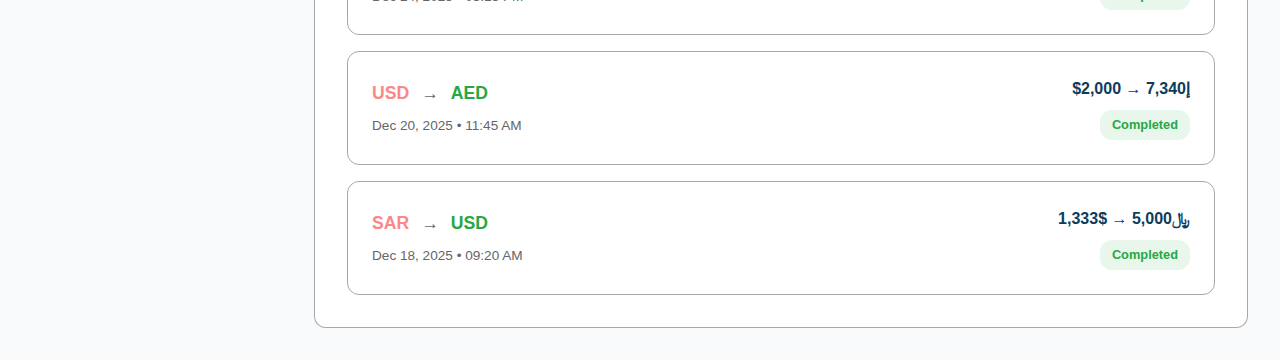
<file: swap.html>
<!DOCTYPE html>
<html lang="en">
<head>
    <meta charset="UTF-8">
    <meta name="viewport" content="width=device-width, initial-scale=1.0">
    <title>Currency Swap</title>
    <link rel="stylesheet" href="style.css">
</head>
<body>
    <body class="dashboard-body">
    <!-- Navbar -->
    <nav class="dashboard-navbar">
        <div class="nav-left">
            <div class="hamburger" id="hamburger">
                <span></span>
                <span></span>
                <span></span>
            </div>
            <div class="logo">
                <div class="logo-icon">AB</div>
                <span>ApnaBank</span>
            </div>
            <div class="nav-title">
                <h1>Grants</h1>
                <span>Apply for grants and financial assistance</span>
            </div>
        </div>
        <div class="nav-right">
            <div class="search-bar">
                <span class="search-icon"><svg xmlns="http://www.w3.org/2000/svg" viewBox="0 0 24 24" width="18" height="18" color="#000000" fill="none" stroke="currentColor" stroke-width="1.5" stroke-linecap="round" stroke-linejoin="round">
    <path d="M17 17L21 21" />
    <path d="M19 11C19 6.58172 15.4183 3 11 3C6.58172 3 3 6.58172 3 11C3 15.4183 6.58172 19 11 19C15.4183 19 19 15.4183 19 11Z" />
</svg></span>
                <input type="text" placeholder="Search grants...">
            </div>
            <div class="user-profile">
                <div class="user-avatar">NF</div>
                <div class="user-info">
                    <span class="user-name">Nida Fatima</span>
                    <span class="user-email">nida@email.com</span>
                </div>
            </div>
        </div>
    </nav>
    <!-- Main Container-->
    <div class="transfer-container">
        <!-- Sidebar -->
        <aside class="sidebar" id="sidebar">
            <!-- Main Section -->
            <div class="menu-section">
                <h3 class="menu-section-title">Main</h3>
                <a href="dashboard.html" class="menu-item">
                    <span class="menu-icon"><svg xmlns="http://www.w3.org/2000/svg" viewBox="0 0 24 24" width="24" height="24" color="#ffffff" fill="none" stroke="#ffffff" stroke-width="1.5" stroke-linecap="round" stroke-linejoin="round">
    <path d="M22 10.5L12.8825 2.82207C12.6355 2.61407 12.3229 2.5 12 2.5C11.6771 2.5 11.3645 2.61407 11.1175 2.82207L2 10.5" />
    <path d="M20.5 9.5V16C20.5 18.3456 20.5 19.5184 19.8801 20.3263C19.7205 20.5343 19.5343 20.7205 19.3263 20.8801C18.5184 21.5 17.3456 21.5 15 21.5V17C15 15.5858 15 14.8787 14.5607 14.4393C14.1213 14 13.4142 14 12 14C10.5858 14 9.87868 14 9.43934 14.4393C9 14.8787 9 15.5858 9 17V21.5C6.65442 21.5 5.48164 21.5 4.67372 20.8801C4.46572 20.7205 4.27954 20.5343 4.11994 20.3263C3.5 19.5184 3.5 18.3456 3.5 16V9.5" />
</svg></span>
                    <span class="menu-text">Dashboard</span>
                </a>
                <a href="transactions.html" class="menu-item">
                    <span class="menu-icon"><svg xmlns="http://www.w3.org/2000/svg" viewBox="0 0 24 24" width="24" height="24" color="#ffffff" fill="none" stroke="#ffffff" stroke-width="1.5" stroke-linecap="round" stroke-linejoin="round">
    <path d="M16.9767 19.5C19.4017 17.8876 21 15.1305 21 12C21 7.02944 16.9706 3 12 3C11.3126 3 10.6432 3.07706 10 3.22302M16.9767 19.5V16M16.9767 19.5H20.5M7 4.51555C4.58803 6.13007 3 8.87958 3 12C3 16.9706 7.02944 21 12 21C12.6874 21 13.3568 20.9229 14 20.777M7 4.51555V8M7 4.51555H3.5" />
</svg></span>
                    <span class="menu-text">Transactions</span>
                </a>
                <a href="cards.html" class="menu-item">
                    <span class="menu-icon"><svg xmlns="http://www.w3.org/2000/svg" viewBox="0 0 24 24" width="24" height="24" color="#ffffff" fill="none" stroke="#ffffff" stroke-width="1.5" stroke-linecap="round" stroke-linejoin="round">
    <path d="M15 4H9C5.70017 4 4.05025 4 3.02513 5.02513C2 6.05025 2 7.70017 2 11V13C2 16.2998 2 17.9497 3.02513 18.9749C4.05025 20 5.70017 20 9 20H15C18.2998 20 19.9497 20 20.9749 18.9749C22 17.9497 22 16.2998 22 13V11C22 7.70017 22 6.05025 20.9749 5.02513C19.9497 4 18.2998 4 15 4Z" />
    <path d="M21.5 8H11.5L12.5 9.5H21.5V8Z" />
    <path d="M10 11.5C10 12.8807 8.88072 14 7.5 14C6.11928 14 5 12.8807 5 11.5C5 10.1193 6.11928 9 7.5 9C8.88072 9 10 10.1193 10 11.5Z" />
</svg></span>
                    <span class="menu-text">Cards</span>
                </a>
            </div>

            <!-- Transfers Section -->
            <div class="menu-section">
                <h3 class="menu-section-title">Transfers</h3>
                <a href="local.html" class="menu-item">
                    <span class="menu-icon"><svg xmlns="http://www.w3.org/2000/svg" viewBox="0 0 24 24" width="24" height="24" color="#ffffff" fill="none" stroke="#ffffff" stroke-width="1.5">
    <path d="M11.922 4.79004C16.6963 3.16245 19.0834 2.34866 20.3674 3.63261C21.6513 4.91656 20.8375 7.30371 19.21 12.078L18.1016 15.3292C16.8517 18.9958 16.2267 20.8291 15.1964 20.9808C14.9195 21.0216 14.6328 20.9971 14.3587 20.9091C13.3395 20.5819 12.8007 18.6489 11.7231 14.783C11.4841 13.9255 11.3646 13.4967 11.0924 13.1692C11.0134 13.0742 10.9258 12.9866 10.8308 12.9076C10.5033 12.6354 10.0745 12.5159 9.21705 12.2769C5.35111 11.1993 3.41814 10.6605 3.0909 9.64127C3.00292 9.36724 2.97837 9.08053 3.01916 8.80355C3.17088 7.77332 5.00419 7.14834 8.6708 5.89838L11.922 4.79004Z" />
</svg></span>
                    <span class="menu-text">Local</span>
                </a>
                <a href="international.html" class="menu-item">
                    <span class="menu-icon"><svg xmlns="http://www.w3.org/2000/svg" viewBox="0 0 24 24" width="24" height="24" color="#ffffff" fill="none" stroke="#ffffff" stroke-width="1.5">
    <circle cx="12" cy="12" r="10" />
    <path d="M8 12C8 18 12 22 12 22C12 22 16 18 16 12C16 6 12 2 12 2C12 2 8 6 8 12Z" />
    <path d="M21 15H3" />
    <path d="M21 9H3" />
</svg></span>
                    <span class="menu-text">International</span>
                </a>
                <a href="deposit.html" class="menu-item">
                    <span class="menu-icon"><svg xmlns="http://www.w3.org/2000/svg" viewBox="0 0 24 24" width="24" height="24" color="#ffffff" fill="none" stroke="#ffffff" stroke-width="1.5" stroke-linecap="round" stroke-linejoin="round">
    <path d="M12.001 5.00003V19.002" />
    <path d="M19.002 12.002L4.99998 12.002" />
</svg></span>
                    <span class="menu-text">Deposit</span>
                </a>
                <a href="swap.html" class="menu-item active">
                    <span class="menu-icon"><svg xmlns="http://www.w3.org/2000/svg" viewBox="0 0 24 24" width="24" height="24" color="#ffffff" fill="none" stroke="#ffffff" stroke-width="1.5" stroke-linecap="round" stroke-linejoin="round">
    <path d="M15 8H11C9.89543 8 9 8.89543 9 10C9 11.1046 9.89543 12 11 12H13C14.1046 12 15 12.8954 15 14C15 15.1046 14.1046 16 13 16H9" />
    <path d="M12 6L12 18" />
    <path d="M6 8V7C6 5.58579 6 4.87868 5.56066 4.43934C5.12132 4 4.41421 4 3 4H2" />
    <path d="M18 16V17C18 18.4142 18 19.1213 18.4393 19.5607C18.8787 20 19.5858 20 21 20H22" />
    <path d="M10 2.20004C10.6462 2.06886 11.3151 2 12 2C17.5228 2 22 6.47715 22 12C22 14.7255 20.9097 17.1962 19.1414 19M14 21.8C13.3538 21.9311 12.6849 22 12 22C6.47715 22 2 17.5228 2 12C2 9.20261 3.14864 6.67349 5 4.85857" />
</svg></span>
                    <span class="menu-text">Currency Swap</span>
                </a>
            </div>

            <!-- Services Section -->
            <div class="menu-section">
                <h3 class="menu-section-title">Services</h3>
                <a href="loan.html" class="menu-item">
                    <span class="menu-icon"><svg xmlns="http://www.w3.org/2000/svg" viewBox="0 0 24 24" width="24" height="24" color="#ffffff" fill="none" stroke="#ffffff" stroke-width="1.5">
    <path d="M2 8.56907C2 7.37289 2.48238 6.63982 3.48063 6.08428L7.58987 3.79744C9.7431 2.59915 10.8197 2 12 2C13.1803 2 14.2569 2.59915 16.4101 3.79744L20.5194 6.08428C21.5176 6.63982 22 7.3729 22 8.56907C22 8.89343 22 9.05561 21.9646 9.18894C21.7785 9.88945 21.1437 10 20.5307 10H3.46928C2.85627 10 2.22152 9.88944 2.03542 9.18894C2 9.05561 2 8.89343 2 8.56907Z" />
    <path d="M11.9959 7H12.0049" />
    <path d="M4 10V18.5M8 10V18.5" />
    <path d="M16 10V18.5M20 10V18.5" />
    <path d="M19 18.5H5C3.34315 18.5 2 19.8431 2 21.5C2 21.7761 2.22386 22 2.5 22H21.5C21.7761 22 22 21.7761 22 21.5C22 19.8431 20.6569 18.5 19 18.5Z" />
</svg></span>
                    <span class="menu-text">Loan</span>
                </a>
                <a href="tax.html" class="menu-item">
                    <span class="menu-icon"><svg xmlns="http://www.w3.org/2000/svg" viewBox="0 0 24 24" width="24" height="24" color="#ffffff" fill="none" stroke="#ffffff" stroke-width="1.5" stroke-linecap="round" stroke-linejoin="round">
    <path d="M14.9805 7.01556C14.9805 7.01556 15.4805 7.51556 15.9805 8.51556C15.9805 8.51556 17.5687 6.01556 18.9805 5.51556" />
    <path d="M9.99491 2.02134C7.49644 1.91556 5.56618 2.20338 5.56618 2.20338C4.34733 2.29053 2.01152 2.97385 2.01154 6.96454C2.01156 10.9213 1.9857 15.7993 2.01154 17.7439C2.01154 18.932 2.74716 21.7033 5.29332 21.8518C8.38816 22.0324 13.9628 22.0708 16.5205 21.8518C17.2052 21.8132 19.4847 21.2757 19.7732 18.7956C20.0721 16.2263 20.0126 14.4407 20.0126 14.0157" />
    <path d="M21.9999 7.01556C21.9999 9.77698 19.7592 12.0156 16.9951 12.0156C14.231 12.0156 11.9903 9.77698 11.9903 7.01556C11.9903 4.25414 14.231 2.01556 16.9951 2.01556C19.7592 2.01556 21.9999 4.25414 21.9999 7.01556Z" />
    <path d="M6.98053 13.0156H10.9805" />
    <path d="M6.98053 17.0156H14.9805" />
</svg></span>
                    <span class="menu-text">Tax Refund</span>
                </a>
                <a href="grants.html" class="menu-item">
                    <span class="menu-icon"><svg xmlns="http://www.w3.org/2000/svg" viewBox="0 0 24 24" width="24" height="24" color="#ffffff" fill="none" stroke="#ffffff" stroke-width="1.5" stroke-linecap="round" stroke-linejoin="round">
    <path d="M4 11V15C4 18.2998 4 19.9497 5.02513 20.9749C6.05025 22 7.70017 22 11 22H13C16.2998 22 17.9497 22 18.9749 20.9749C20 19.9497 20 18.2998 20 15V11" />
    <path d="M3 9C3 8.25231 3 7.87846 3.20096 7.6C3.33261 7.41758 3.52197 7.26609 3.75 7.16077C4.09808 7 4.56538 7 5.5 7H18.5C19.4346 7 19.9019 7 20.25 7.16077C20.478 7.26609 20.6674 7.41758 20.799 7.6C21 7.87846 21 8.25231 21 9C21 9.74769 21 10.1215 20.799 10.4C20.6674 10.5824 20.478 10.7339 20.25 10.8392C19.9019 11 19.4346 11 18.5 11H5.5C4.56538 11 4.09808 11 3.75 10.8392C3.52197 10.7339 3.33261 10.5824 3.20096 10.4C3 10.1215 3 9.74769 3 9Z" />
    <path d="M6 3.78571C6 2.79949 6.79949 2 7.78571 2H8.14286C10.2731 2 12 3.7269 12 5.85714V7H9.21429C7.43908 7 6 5.56091 6 3.78571Z" />
    <path d="M18 3.78571C18 2.79949 17.2005 2 16.2143 2H15.8571C13.7269 2 12 3.7269 12 5.85714V7H14.7857C16.5609 7 18 5.56091 18 3.78571Z" />
    <path d="M12 11L12 22" />
</svg></span>
                    <span class="menu-text">Grants</span>
                </a>
            </div>

            <!-- Logout -->
            <div class="menu-section">
                <a href="index.html" class="menu-item logout">
                    <span class="menu-icon"><svg xmlns="http://www.w3.org/2000/svg" viewBox="0 0 24 24" width="24" height="24" color="#ffffff" fill="none" stroke="#ffffff" stroke-width="1.5" stroke-linecap="round" stroke-linejoin="round">
    <path d="M7.00003 3C6.07006 3 5.60507 3 5.22357 3.10222C4.1883 3.37962 3.37966 4.18827 3.10225 5.22354C3.00003 5.60504 3.00003 6.07003 3.00003 7L3.00003 17C3.00003 17.93 3.00003 18.395 3.10225 18.7765C3.37965 19.8117 4.1883 20.6204 5.22357 20.8978C5.60507 21 6.07006 21 7.00003 21" />
    <path d="M16.5001 16.5C16.5001 16.5 21 13.1858 21 12C21 10.8141 16.5 7.5 16.5 7.5M20 12L8.00003 12" />
</svg></span>
                    <span class="menu-text">Logout</span>
                </a>
            </div>
        </aside>

         <!-- Main Content - Full Width -->
        <main class="transfer-main-content">
            <!-- Exchange Rates -->
            <div class="exchange-rates-card">
                <h2>Current Exchange Rates</h2>
                <div class="rates-grid">
                    <div class="rate-item">
                        <span class="rate-currency">USD/PKR</span>
                        <span class="rate-value">278.50</span>
                    </div>
                    <div class="rate-item">
                        <span class="rate-currency">USD/EUR</span>
                        <span class="rate-value">0.92</span>
                    </div>
                    <div class="rate-item">
                        <span class="rate-currency">USD/SAR</span>
                        <span class="rate-value">3.75</span>
                    </div>
                    <div class="rate-item">
                        <span class="rate-currency">USD/AED</span>
                        <span class="rate-value">3.67</span>
                    </div>
                </div>
            </div>

            <!-- Currency Swap Form -->
            <div class="swap-form-section">
                <h2 class="swap-title">Currency Exchange</h2>
                <p class="swap-desc">Convert your money to another currency</p>

                <form class="swap-form">
                    <!-- From Currency -->
                    <div class="swap-group">
                        <label>From</label>
                        <div class="currency-input-box">
                            <select class="currency-select">
                                <option value="USD" selected>USD - US Dollar</option>
                                <option value="PKR">PKR - Pakistani Rupee</option>
                                <option value="EUR">EUR - Euro</option>
                                <option value="SAR">SAR - Saudi Riyal</option>
                                <option value="AED">AED - UAE Dirham</option>
                            </select>
                            <input type="number" class="amount-input-swap" placeholder="0.00" value="1000">
                        </div>
                    </div>

                    <!-- Swap Icon -->
                    <div class="swap-icon-container">
                        <div class="swap-icon">⇅</div>
                    </div>

                    <!-- To Currency -->
                    <div class="swap-group">
                        <label>To</label>
                        <div class="currency-input-box">
                            <select class="currency-select">
                                <option value="USD">USD - US Dollar</option>
                                <option value="PKR" selected>PKR - Pakistani Rupee</option>
                                <option value="EUR">EUR - Euro</option>
                                <option value="SAR">SAR - Saudi Riyal</option>
                                <option value="AED">AED - UAE Dirham</option>
                            </select>
                            <input type="number" class="amount-input-swap" placeholder="0.00" value="278500" readonly>
                        </div>
                    </div>

                    <!-- Exchange Summary -->
                    <div class="swap-summary">
                        <div class="summary-row-swap">
                            <span>Exchange Rate:</span>
                            <span class="summary-value-swap">1 USD = 278.50 PKR</span>
                        </div>
                        <div class="summary-row-swap">
                            <span>Exchange Fee:</span>
                            <span class="summary-value-swap">$2.50 (0.25%)</span>
                        </div>
                        <div class="summary-row-swap total">
                            <span>You will receive:</span>
                            <span class="summary-value-swap">278,500 PKR</span>
                        </div>
                    </div>

                    <!-- Submit Button -->
                    <button type="submit" class="btn-primary-swap">Exchange Currency</button>
                </form>
            </div>

            <!-- Recent Swaps -->
            <div class="recent-swaps-section">
                <h2 class="swap-title">Recent Currency Swaps</h2>

                <div class="swaps-list">
                    <div class="swap-item">
                        <div class="swap-item-left">
                            <div class="swap-currencies">
                                <span class="from-currency">USD</span>
                                <span class="swap-arrow">→</span>
                                <span class="to-currency">PKR</span>
                            </div>
                            <span class="swap-date">Dec 26, 2025 • 10:30 AM</span>
                        </div>
                        <div class="swap-item-right">
                            <span class="swap-amount">$500 → ₨139,250</span>
                            <span class="swap-status-badge completed">Completed</span>
                        </div>
                    </div>

                    <div class="swap-item">
                        <div class="swap-item-left">
                            <div class="swap-currencies">
                                <span class="from-currency">EUR</span>
                                <span class="swap-arrow">→</span>
                                <span class="to-currency">USD</span>
                            </div>
                            <span class="swap-date">Dec 24, 2025 • 03:15 PM</span>
                        </div>
                        <div class="swap-item-right">
                            <span class="swap-amount">€1,000 → $1,087</span>
                            <span class="swap-status-badge completed">Completed</span>
                        </div>
                    </div>

                    <div class="swap-item">
                        <div class="swap-item-left">
                            <div class="swap-currencies">
                                <span class="from-currency">USD</span>
                                <span class="swap-arrow">→</span>
                                <span class="to-currency">AED</span>
                            </div>
                            <span class="swap-date">Dec 20, 2025 • 11:45 AM</span>
                        </div>
                        <div class="swap-item-right">
                            <span class="swap-amount">$2,000 → إ7,340</span>
                            <span class="swap-status-badge completed">Completed</span>
                        </div>
                    </div>

                    <div class="swap-item">
                        <div class="swap-item-left">
                            <div class="swap-currencies">
                                <span class="from-currency">SAR</span>
                                <span class="swap-arrow">→</span>
                                <span class="to-currency">USD</span>
                            </div>
                            <span class="swap-date">Dec 18, 2025 • 09:20 AM</span>
                        </div>
                        <div class="swap-item-right">
                            <span class="swap-amount">﷼5,000 → $1,333</span>
                            <span class="swap-status-badge completed">Completed</span>
                        </div>
                    </div>
                </div>
            </div>
        </main>
    </div>





        <script>
        // Hamburger menu toggle
        const hamburger = document.getElementById('hamburger');
        const sidebar = document.getElementById('sidebar');

        hamburger.addEventListener('click', () => {
            sidebar.classList.toggle('active');
            hamburger.classList.toggle('active');
        });

        // Close sidebar when clicking outside on mobile
        document.addEventListener('click', (e) => {
            if (window.innerWidth <= 1024) {
                if (!sidebar.contains(e.target) && !hamburger.contains(e.target)) {
                    sidebar.classList.remove('active');
                    hamburger.classList.remove('active');
                }
            }
        });

    </script>
</body>
</html>
</file>
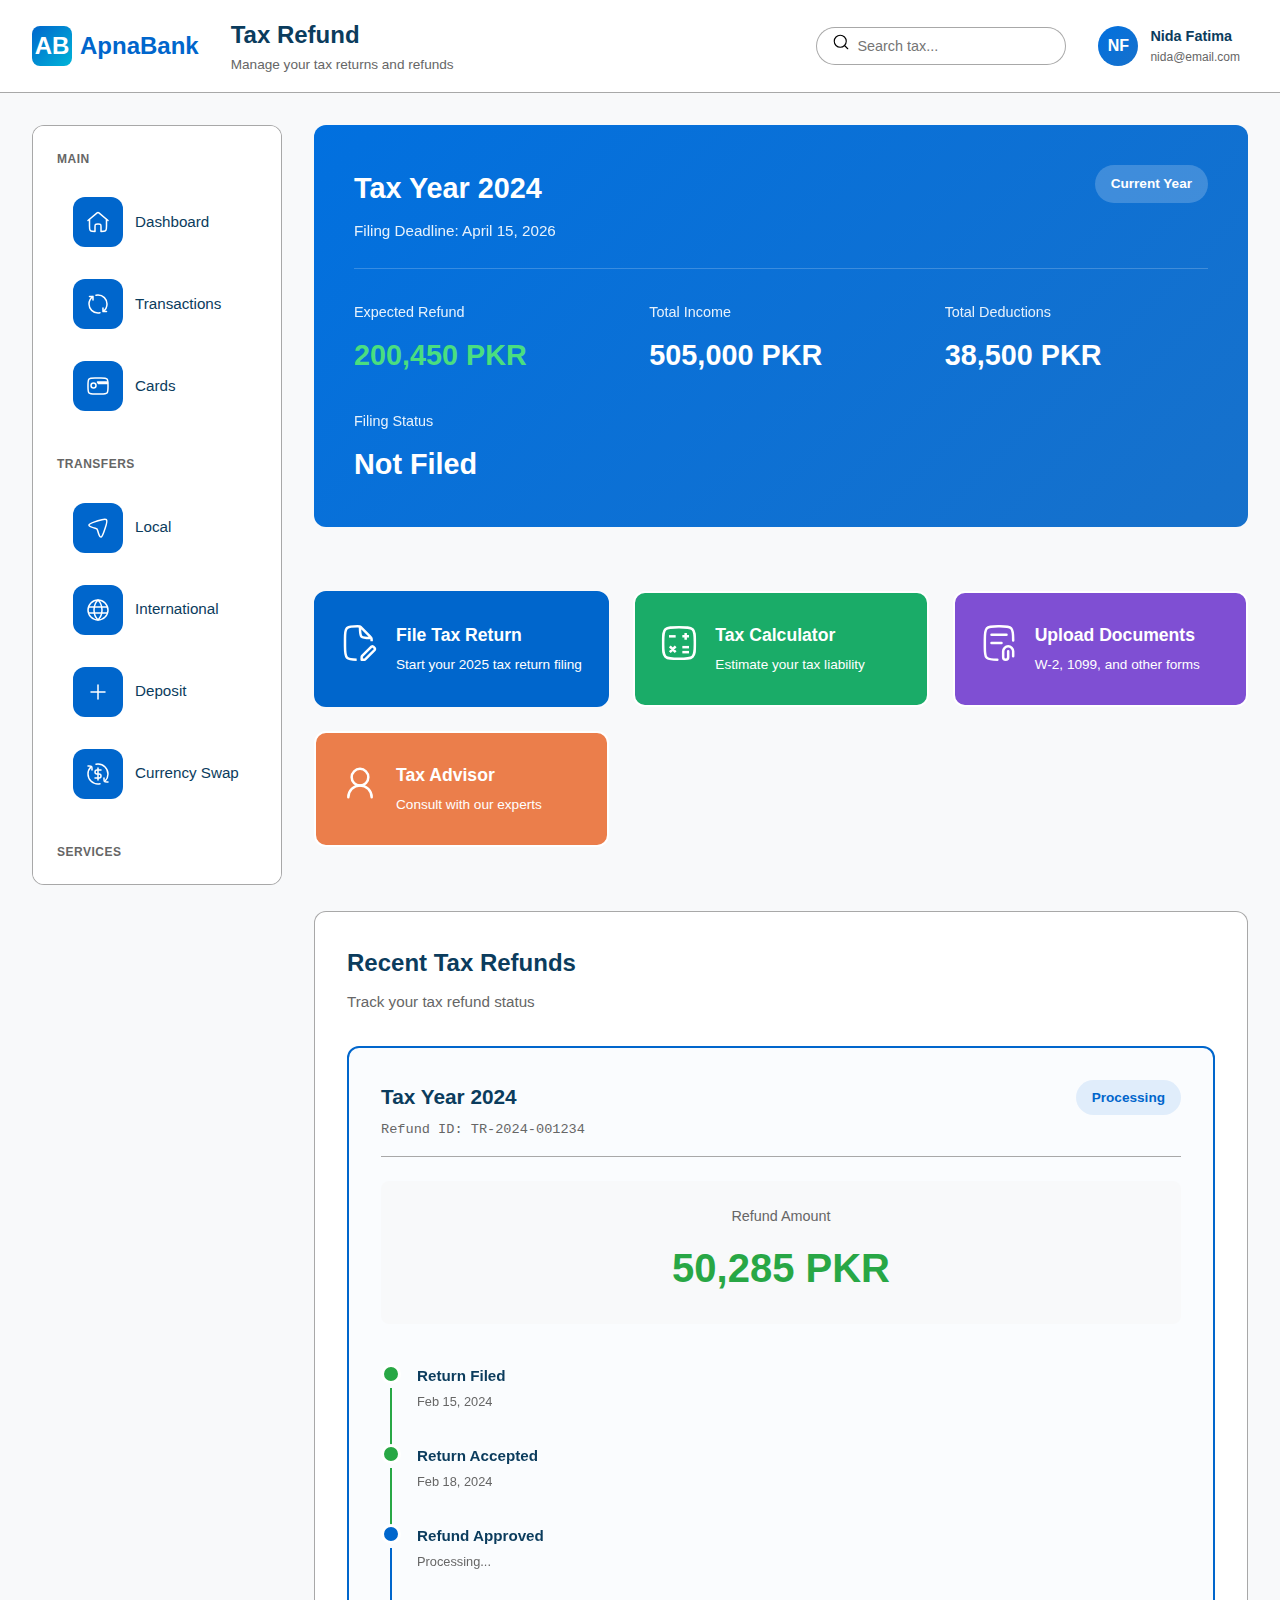
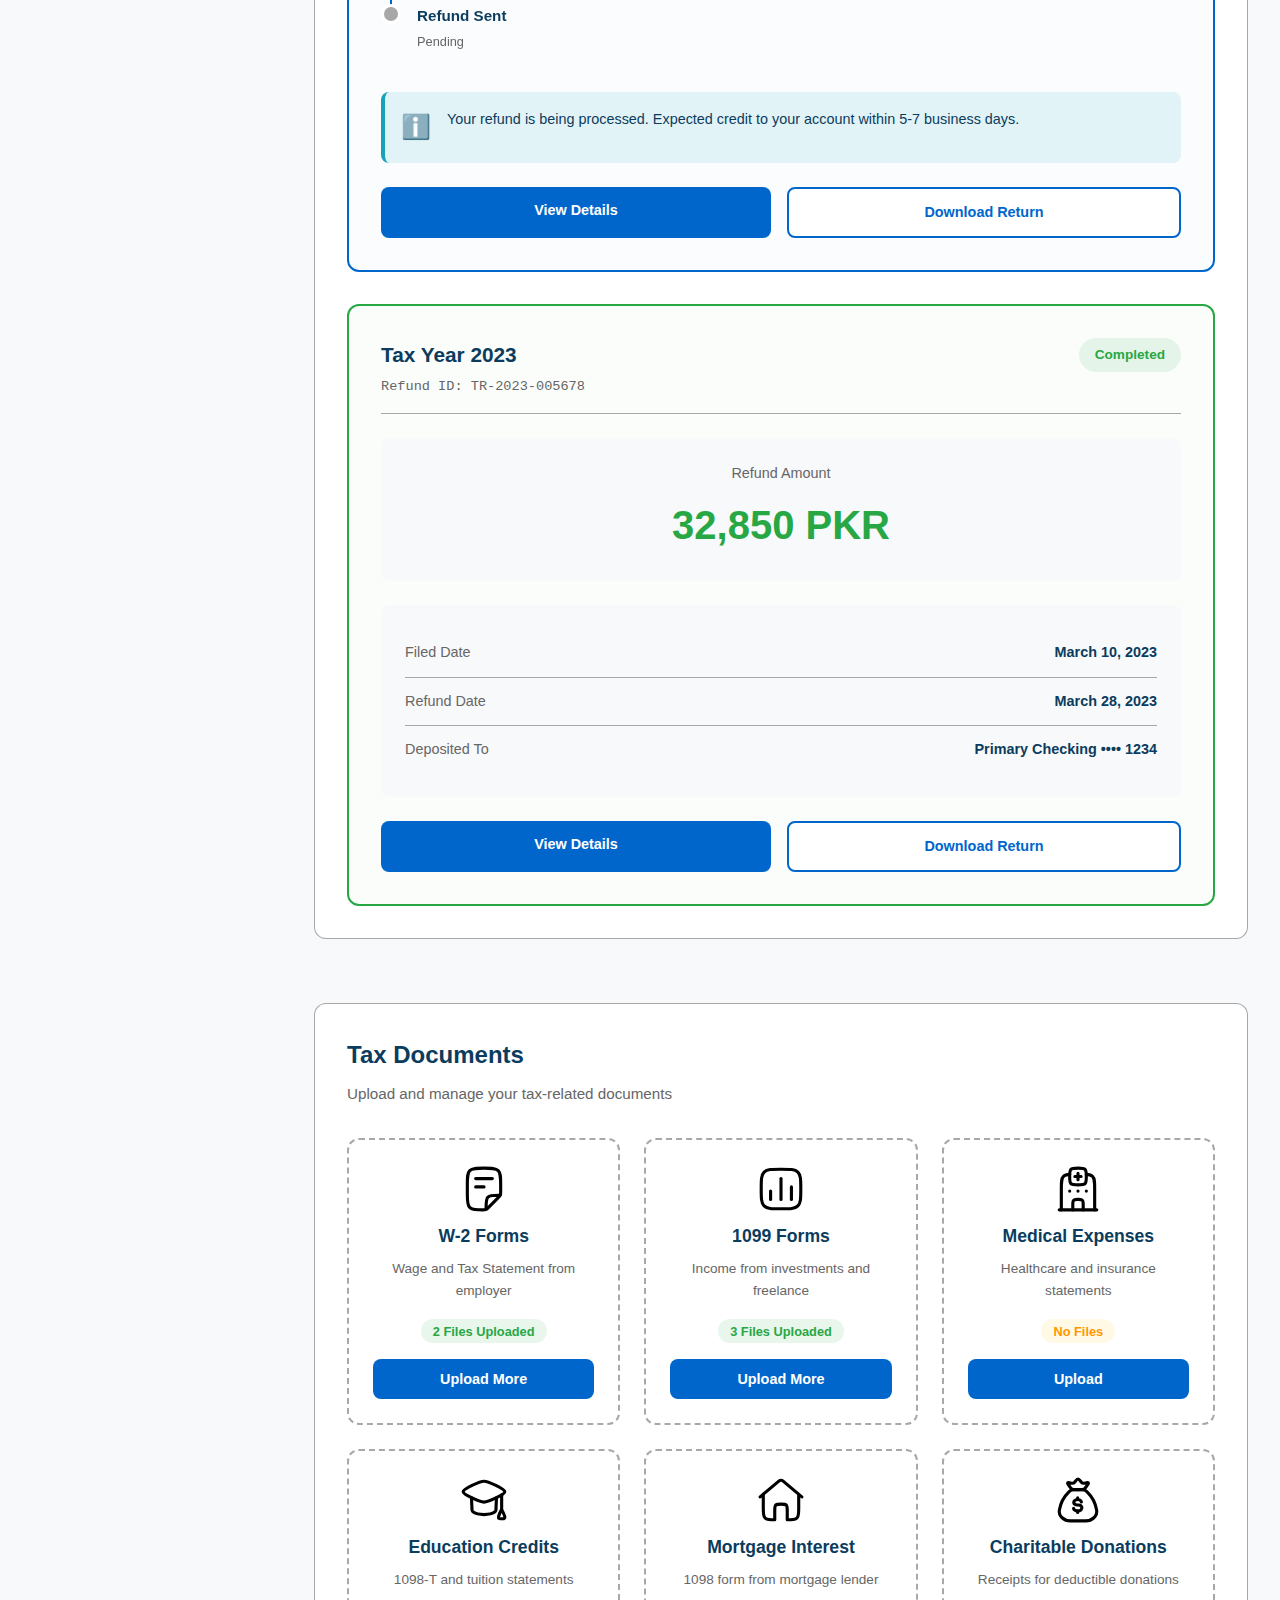
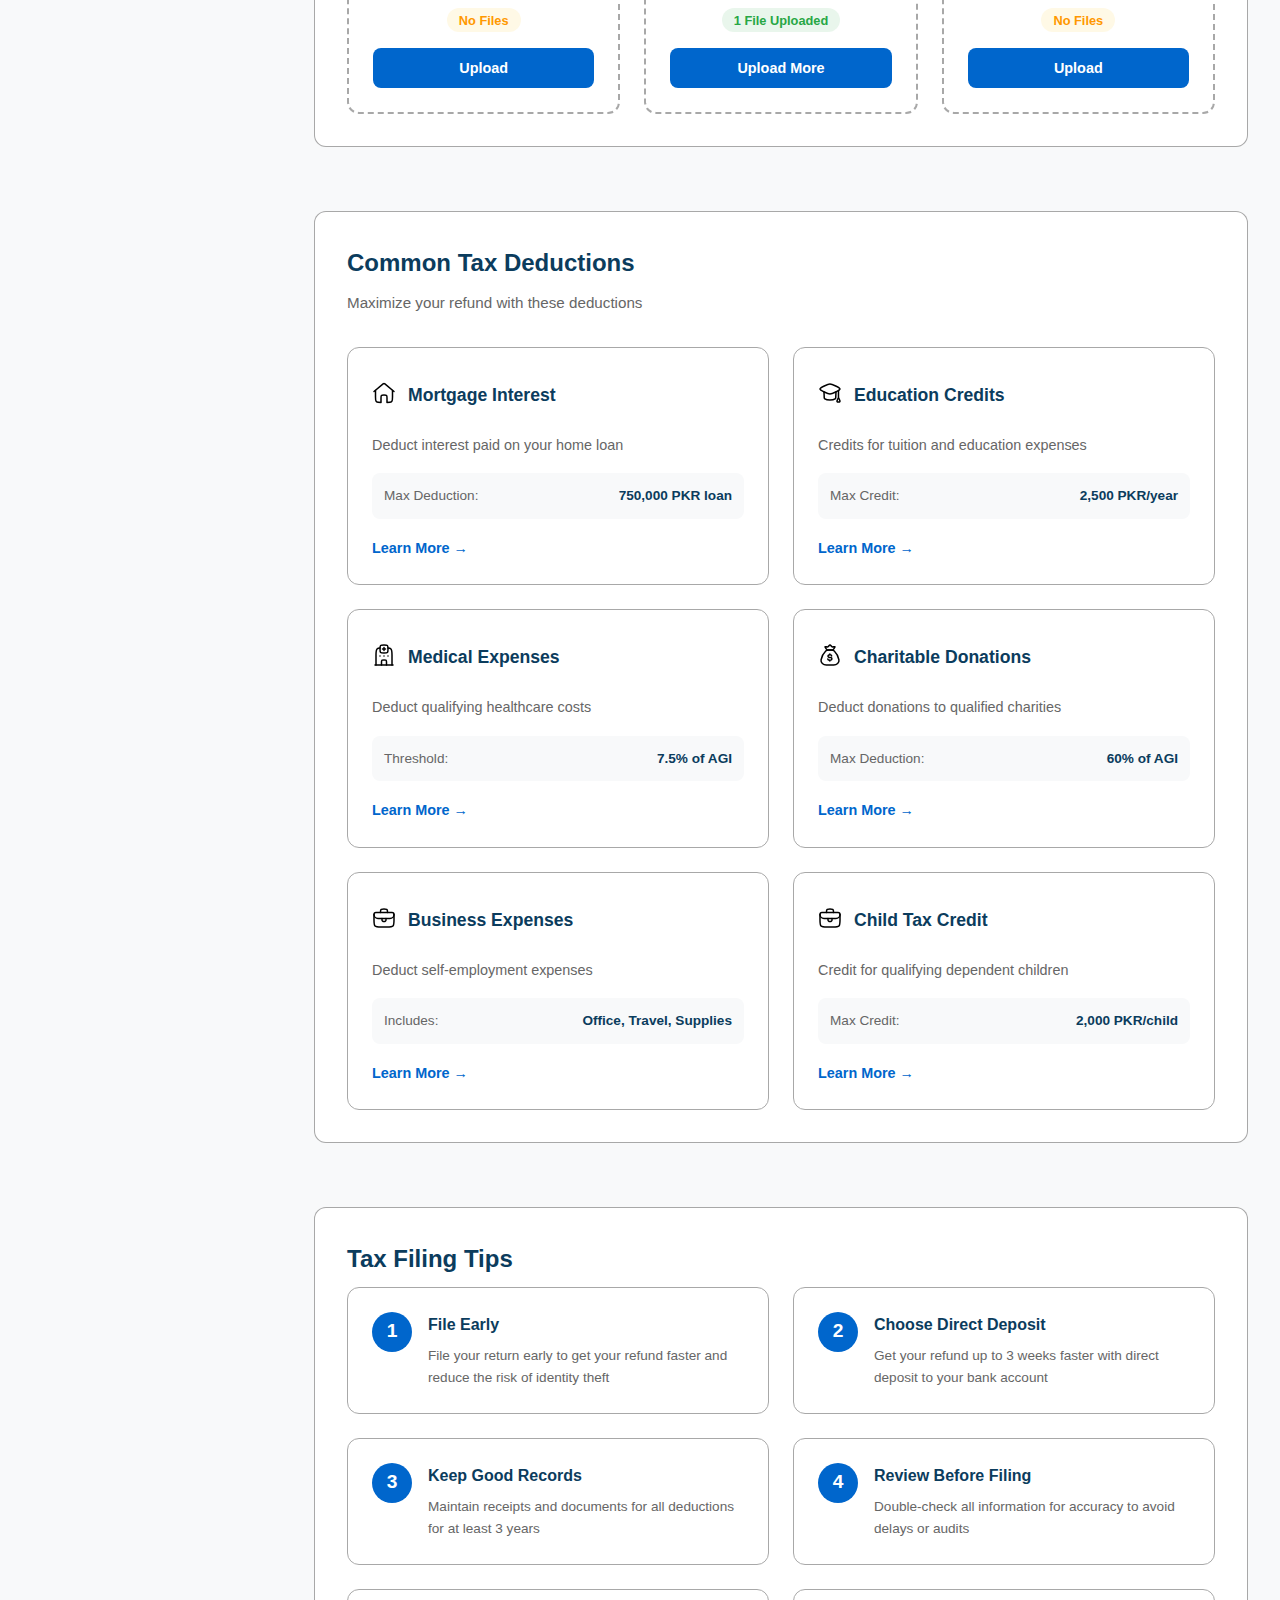
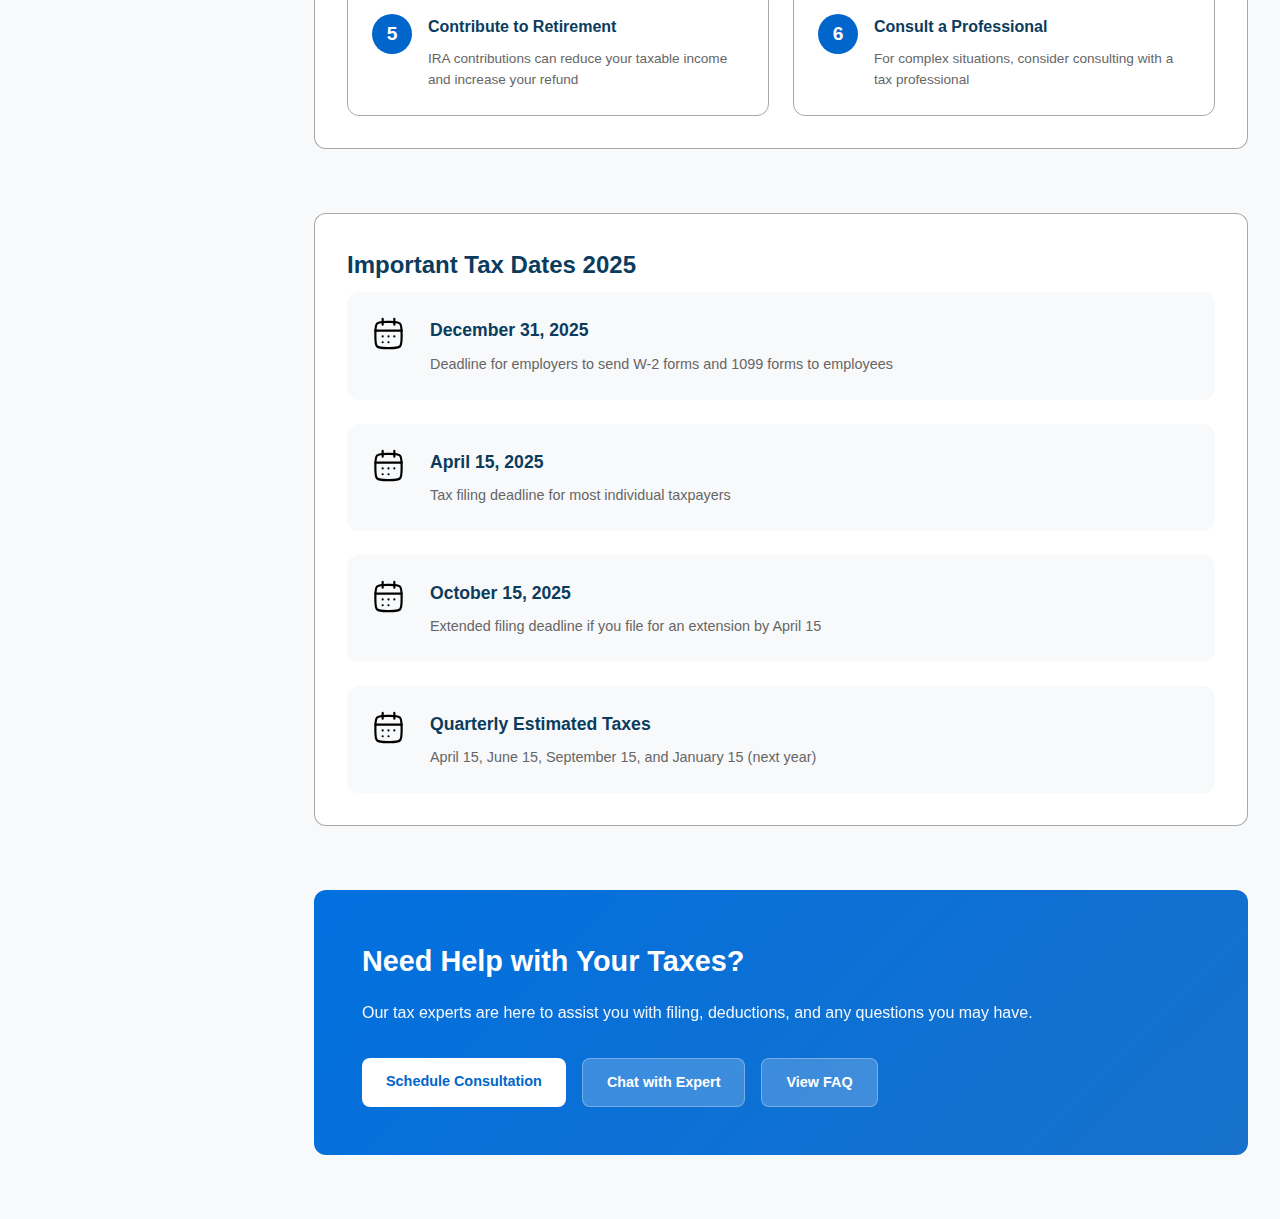
<file: tax.html>
<!DOCTYPE html>
 <html lang="en">
 <head>
    <meta charset="UTF-8">
    <meta name="viewport" content="width=device-width, initial-scale=1.0">
    <title>Tax Refund</title>
    <link rel="stylesheet" href="style.css">
 </head>
 <body class="dashboard-body">
    <!-- Navbar -->
    <nav class="dashboard-navbar">
        <div class="nav-left">
            <div class="hamburger" id="hamburger">
                <span></span>
                <span></span>
                <span></span>
            </div>
            <div class="logo">
                <div class="logo-icon">AB</div>
                <span>ApnaBank</span>
            </div>
            <div class="nav-title">
                <h1>Tax Refund</h1>
                <span>Manage your tax returns and refunds</span>
            </div>
        </div>
        <div class="nav-right">
            <div class="search-bar">
                <span class="search-icon"><svg xmlns="http://www.w3.org/2000/svg" viewBox="0 0 24 24" width="18" height="18" color="#000000" fill="none" stroke="currentColor" stroke-width="1.5" stroke-linecap="round" stroke-linejoin="round">
    <path d="M17 17L21 21" />
    <path d="M19 11C19 6.58172 15.4183 3 11 3C6.58172 3 3 6.58172 3 11C3 15.4183 6.58172 19 11 19C15.4183 19 19 15.4183 19 11Z" />
</svg></span>
                <input type="text" placeholder="Search tax...">
            </div>
            <div class="user-profile">
                <div class="user-avatar">NF</div>
                <div class="user-info">
                    <span class="user-name">Nida Fatima</span>
                    <span class="user-email">nida@email.com</span>
                </div>
            </div>
        </div>
    </nav>
    <!-- Main Container-->
    <div class="transfer-container">
        <!-- Sidebar -->
        <aside class="sidebar" id="sidebar">
            <!-- Main Section -->
            <div class="menu-section">
                <h3 class="menu-section-title">Main</h3>
                <a href="dashboard.html" class="menu-item">
                    <span class="menu-icon"><svg xmlns="http://www.w3.org/2000/svg" viewBox="0 0 24 24" width="24" height="24" color="#ffffff" fill="none" stroke="#ffffff" stroke-width="1.5" stroke-linecap="round" stroke-linejoin="round">
    <path d="M22 10.5L12.8825 2.82207C12.6355 2.61407 12.3229 2.5 12 2.5C11.6771 2.5 11.3645 2.61407 11.1175 2.82207L2 10.5" />
    <path d="M20.5 9.5V16C20.5 18.3456 20.5 19.5184 19.8801 20.3263C19.7205 20.5343 19.5343 20.7205 19.3263 20.8801C18.5184 21.5 17.3456 21.5 15 21.5V17C15 15.5858 15 14.8787 14.5607 14.4393C14.1213 14 13.4142 14 12 14C10.5858 14 9.87868 14 9.43934 14.4393C9 14.8787 9 15.5858 9 17V21.5C6.65442 21.5 5.48164 21.5 4.67372 20.8801C4.46572 20.7205 4.27954 20.5343 4.11994 20.3263C3.5 19.5184 3.5 18.3456 3.5 16V9.5" />
</svg></span>
                    <span class="menu-text">Dashboard</span>
                </a>
                <a href="transactions.html" class="menu-item">
                    <span class="menu-icon"><svg xmlns="http://www.w3.org/2000/svg" viewBox="0 0 24 24" width="24" height="24" color="#ffffff" fill="none" stroke="#ffffff" stroke-width="1.5" stroke-linecap="round" stroke-linejoin="round">
    <path d="M16.9767 19.5C19.4017 17.8876 21 15.1305 21 12C21 7.02944 16.9706 3 12 3C11.3126 3 10.6432 3.07706 10 3.22302M16.9767 19.5V16M16.9767 19.5H20.5M7 4.51555C4.58803 6.13007 3 8.87958 3 12C3 16.9706 7.02944 21 12 21C12.6874 21 13.3568 20.9229 14 20.777M7 4.51555V8M7 4.51555H3.5" />
</svg></span>
                    <span class="menu-text">Transactions</span>
                </a>
                <a href="cards.html" class="menu-item">
                    <span class="menu-icon"><svg xmlns="http://www.w3.org/2000/svg" viewBox="0 0 24 24" width="24" height="24" color="#ffffff" fill="none" stroke="#ffffff" stroke-width="1.5" stroke-linecap="round" stroke-linejoin="round">
    <path d="M15 4H9C5.70017 4 4.05025 4 3.02513 5.02513C2 6.05025 2 7.70017 2 11V13C2 16.2998 2 17.9497 3.02513 18.9749C4.05025 20 5.70017 20 9 20H15C18.2998 20 19.9497 20 20.9749 18.9749C22 17.9497 22 16.2998 22 13V11C22 7.70017 22 6.05025 20.9749 5.02513C19.9497 4 18.2998 4 15 4Z" />
    <path d="M21.5 8H11.5L12.5 9.5H21.5V8Z" />
    <path d="M10 11.5C10 12.8807 8.88072 14 7.5 14C6.11928 14 5 12.8807 5 11.5C5 10.1193 6.11928 9 7.5 9C8.88072 9 10 10.1193 10 11.5Z" />
</svg></span>
                    <span class="menu-text">Cards</span>
                </a>
            </div>

            <!-- Transfers Section -->
            <div class="menu-section">
                <h3 class="menu-section-title">Transfers</h3>
                <a href="local.html" class="menu-item">
                    <span class="menu-icon"><svg xmlns="http://www.w3.org/2000/svg" viewBox="0 0 24 24" width="24" height="24" color="#ffffff" fill="none" stroke="#ffffff" stroke-width="1.5">
    <path d="M11.922 4.79004C16.6963 3.16245 19.0834 2.34866 20.3674 3.63261C21.6513 4.91656 20.8375 7.30371 19.21 12.078L18.1016 15.3292C16.8517 18.9958 16.2267 20.8291 15.1964 20.9808C14.9195 21.0216 14.6328 20.9971 14.3587 20.9091C13.3395 20.5819 12.8007 18.6489 11.7231 14.783C11.4841 13.9255 11.3646 13.4967 11.0924 13.1692C11.0134 13.0742 10.9258 12.9866 10.8308 12.9076C10.5033 12.6354 10.0745 12.5159 9.21705 12.2769C5.35111 11.1993 3.41814 10.6605 3.0909 9.64127C3.00292 9.36724 2.97837 9.08053 3.01916 8.80355C3.17088 7.77332 5.00419 7.14834 8.6708 5.89838L11.922 4.79004Z" />
</svg></span>
                    <span class="menu-text">Local</span>
                </a>
                <a href="international.html" class="menu-item">
                    <span class="menu-icon"><svg xmlns="http://www.w3.org/2000/svg" viewBox="0 0 24 24" width="24" height="24" color="#ffffff" fill="none" stroke="#ffffff" stroke-width="1.5">
    <circle cx="12" cy="12" r="10" />
    <path d="M8 12C8 18 12 22 12 22C12 22 16 18 16 12C16 6 12 2 12 2C12 2 8 6 8 12Z" />
    <path d="M21 15H3" />
    <path d="M21 9H3" />
</svg></span>
                    <span class="menu-text">International</span>
                </a>
                <a href="deposit.html" class="menu-item">
                    <span class="menu-icon"><svg xmlns="http://www.w3.org/2000/svg" viewBox="0 0 24 24" width="24" height="24" color="#ffffff" fill="none" stroke="#ffffff" stroke-width="1.5" stroke-linecap="round" stroke-linejoin="round">
    <path d="M12.001 5.00003V19.002" />
    <path d="M19.002 12.002L4.99998 12.002" />
</svg></span>
                    <span class="menu-text">Deposit</span>
                </a>
                <a href="swap.html" class="menu-item">
                    <span class="menu-icon"><svg xmlns="http://www.w3.org/2000/svg" viewBox="0 0 24 24" width="24" height="24" color="#ffffff" fill="none" stroke="#ffffff" stroke-width="1.5" stroke-linecap="round" stroke-linejoin="round">
    <path d="M15 8H11C9.89543 8 9 8.89543 9 10C9 11.1046 9.89543 12 11 12H13C14.1046 12 15 12.8954 15 14C15 15.1046 14.1046 16 13 16H9" />
    <path d="M12 6L12 18" />
    <path d="M6 8V7C6 5.58579 6 4.87868 5.56066 4.43934C5.12132 4 4.41421 4 3 4H2" />
    <path d="M18 16V17C18 18.4142 18 19.1213 18.4393 19.5607C18.8787 20 19.5858 20 21 20H22" />
    <path d="M10 2.20004C10.6462 2.06886 11.3151 2 12 2C17.5228 2 22 6.47715 22 12C22 14.7255 20.9097 17.1962 19.1414 19M14 21.8C13.3538 21.9311 12.6849 22 12 22C6.47715 22 2 17.5228 2 12C2 9.20261 3.14864 6.67349 5 4.85857" />
</svg></span>
                    <span class="menu-text">Currency Swap</span>
                </a>
            </div>

            <!-- Services Section -->
            <div class="menu-section">
                <h3 class="menu-section-title">Services</h3>
                <a href="loan.html" class="menu-item">
                    <span class="menu-icon"><svg xmlns="http://www.w3.org/2000/svg" viewBox="0 0 24 24" width="24" height="24" color="#ffffff" fill="none" stroke="#ffffff" stroke-width="1.5">
    <path d="M2 8.56907C2 7.37289 2.48238 6.63982 3.48063 6.08428L7.58987 3.79744C9.7431 2.59915 10.8197 2 12 2C13.1803 2 14.2569 2.59915 16.4101 3.79744L20.5194 6.08428C21.5176 6.63982 22 7.3729 22 8.56907C22 8.89343 22 9.05561 21.9646 9.18894C21.7785 9.88945 21.1437 10 20.5307 10H3.46928C2.85627 10 2.22152 9.88944 2.03542 9.18894C2 9.05561 2 8.89343 2 8.56907Z" />
    <path d="M11.9959 7H12.0049" />
    <path d="M4 10V18.5M8 10V18.5" />
    <path d="M16 10V18.5M20 10V18.5" />
    <path d="M19 18.5H5C3.34315 18.5 2 19.8431 2 21.5C2 21.7761 2.22386 22 2.5 22H21.5C21.7761 22 22 21.7761 22 21.5C22 19.8431 20.6569 18.5 19 18.5Z" />
</svg></span>
                    <span class="menu-text">Loan</span>
                </a>
                <a href="tax.html" class="menu-item active">
                    <span class="menu-icon"><svg xmlns="http://www.w3.org/2000/svg" viewBox="0 0 24 24" width="24" height="24" color="#ffffff" fill="none" stroke="#ffffff" stroke-width="1.5" stroke-linecap="round" stroke-linejoin="round">
    <path d="M14.9805 7.01556C14.9805 7.01556 15.4805 7.51556 15.9805 8.51556C15.9805 8.51556 17.5687 6.01556 18.9805 5.51556" />
    <path d="M9.99491 2.02134C7.49644 1.91556 5.56618 2.20338 5.56618 2.20338C4.34733 2.29053 2.01152 2.97385 2.01154 6.96454C2.01156 10.9213 1.9857 15.7993 2.01154 17.7439C2.01154 18.932 2.74716 21.7033 5.29332 21.8518C8.38816 22.0324 13.9628 22.0708 16.5205 21.8518C17.2052 21.8132 19.4847 21.2757 19.7732 18.7956C20.0721 16.2263 20.0126 14.4407 20.0126 14.0157" />
    <path d="M21.9999 7.01556C21.9999 9.77698 19.7592 12.0156 16.9951 12.0156C14.231 12.0156 11.9903 9.77698 11.9903 7.01556C11.9903 4.25414 14.231 2.01556 16.9951 2.01556C19.7592 2.01556 21.9999 4.25414 21.9999 7.01556Z" />
    <path d="M6.98053 13.0156H10.9805" />
    <path d="M6.98053 17.0156H14.9805" />
</svg></span>
                    <span class="menu-text">Tax Refund</span>
                </a>
                <a href="grants.html" class="menu-item">
                    <span class="menu-icon"><svg xmlns="http://www.w3.org/2000/svg" viewBox="0 0 24 24" width="24" height="24" color="#ffffff" fill="none" stroke="#ffffff" stroke-width="1.5" stroke-linecap="round" stroke-linejoin="round">
    <path d="M4 11V15C4 18.2998 4 19.9497 5.02513 20.9749C6.05025 22 7.70017 22 11 22H13C16.2998 22 17.9497 22 18.9749 20.9749C20 19.9497 20 18.2998 20 15V11" />
    <path d="M3 9C3 8.25231 3 7.87846 3.20096 7.6C3.33261 7.41758 3.52197 7.26609 3.75 7.16077C4.09808 7 4.56538 7 5.5 7H18.5C19.4346 7 19.9019 7 20.25 7.16077C20.478 7.26609 20.6674 7.41758 20.799 7.6C21 7.87846 21 8.25231 21 9C21 9.74769 21 10.1215 20.799 10.4C20.6674 10.5824 20.478 10.7339 20.25 10.8392C19.9019 11 19.4346 11 18.5 11H5.5C4.56538 11 4.09808 11 3.75 10.8392C3.52197 10.7339 3.33261 10.5824 3.20096 10.4C3 10.1215 3 9.74769 3 9Z" />
    <path d="M6 3.78571C6 2.79949 6.79949 2 7.78571 2H8.14286C10.2731 2 12 3.7269 12 5.85714V7H9.21429C7.43908 7 6 5.56091 6 3.78571Z" />
    <path d="M18 3.78571C18 2.79949 17.2005 2 16.2143 2H15.8571C13.7269 2 12 3.7269 12 5.85714V7H14.7857C16.5609 7 18 5.56091 18 3.78571Z" />
    <path d="M12 11L12 22" />
</svg></span>
                    <span class="menu-text">Grants</span>
                </a>
            </div>

            <!-- Logout -->
            <div class="menu-section">
                <a href="index.html" class="menu-item logout">
                    <span class="menu-icon"><svg xmlns="http://www.w3.org/2000/svg" viewBox="0 0 24 24" width="24" height="24" color="#ffffff" fill="none" stroke="#ffffff" stroke-width="1.5" stroke-linecap="round" stroke-linejoin="round">
    <path d="M7.00003 3C6.07006 3 5.60507 3 5.22357 3.10222C4.1883 3.37962 3.37966 4.18827 3.10225 5.22354C3.00003 5.60504 3.00003 6.07003 3.00003 7L3.00003 17C3.00003 17.93 3.00003 18.395 3.10225 18.7765C3.37965 19.8117 4.1883 20.6204 5.22357 20.8978C5.60507 21 6.07006 21 7.00003 21" />
    <path d="M16.5001 16.5C16.5001 16.5 21 13.1858 21 12C21 10.8141 16.5 7.5 16.5 7.5M20 12L8.00003 12" />
</svg></span>
                    <span class="menu-text">Logout</span>
                </a>
            </div>
        </aside>
    

 <!-- Main Content - Full Width -->
        <main class="transfer-main-content">
            <!-- Tax Year Overview -->
            <div class="loan-eligibility-card">
                <div class="tax-overview-header">
                    <div>
                        <h2>Tax Year 2024</h2>
                        <p class="tax-year-status">Filing Deadline: April 15, 2026</p>
                    </div>
                    <div class="tax-year-badge">Current Year</div>
                </div>
                <div class="tax-overview-stats">
                    <div class="tax-stat-item">
                        <span class="tax-stat-label">Expected Refund</span>
                        <span class="tax-stat-value positive">200,450 PKR</span>
                    </div>
                    <div class="tax-stat-item">
                        <span class="tax-stat-label">Total Income</span>
                        <span class="tax-stat-value">505,000 PKR</span>
                    </div>
                    <div class="tax-stat-item">
                        <span class="tax-stat-label">Total Deductions</span>
                        <span class="tax-stat-value">38,500 PKR</span>
                    </div>
                    <div class="tax-stat-item">
                        <span class="tax-stat-label">Filing Status</span>
                        <span class="tax-stat-value">Not Filed</span>
                    </div>
                </div>
            </div>

            <!-- Quick Actions -->
            <div class="tax-quick-actions">
                <a href="#file-return" class="tax-action-card primary">
                    <div class="tax-action-icon"><svg xmlns="http://www.w3.org/2000/svg" viewBox="0 0 24 24" width="40" height="40" color="#ffffff" fill="none" stroke="#ffffff" stroke-width="1.5" stroke-linejoin="round">
    <path d="M13 20.8268V22H14.1734C14.5827 22 14.7874 22 14.9715 21.9238C15.1555 21.8475 15.3003 21.7028 15.5897 21.4134L20.4133 16.5894C20.6864 16.3164 20.8229 16.1799 20.8959 16.0327C21.0347 15.7525 21.0347 15.4236 20.8959 15.1434C20.8229 14.9961 20.6864 14.8596 20.4133 14.5866C20.1403 14.3136 20.0038 14.1771 19.8565 14.1041C19.5763 13.9653 19.2473 13.9653 18.9671 14.1041C18.8198 14.1771 18.6833 14.3136 18.4103 14.5866L18.4103 14.5866L13.5867 19.4106C13.2972 19.7 13.1525 19.8447 13.0762 20.0287C13 20.2128 13 20.4174 13 20.8268Z" />
    <path d="M19 11C19 11 19 9.4306 18.8478 9.06306C18.6955 8.69552 18.4065 8.40649 17.8284 7.82843L13.0919 3.09188C12.593 2.593 12.3436 2.34355 12.0345 2.19575C11.9702 2.165 11.9044 2.13772 11.8372 2.11401C11.5141 2 11.1614 2 10.4558 2C7.21082 2 5.58831 2 4.48933 2.88607C4.26731 3.06508 4.06508 3.26731 3.88607 3.48933C3 4.58831 3 6.21082 3 9.45584V14C3 17.7712 3 19.6569 4.17157 20.8284C5.23467 21.8915 6.8857 21.99 10 21.9991M12 2.5V3C12 5.82843 12 7.24264 12.8787 8.12132C13.7574 9 15.1716 9 18 9H18.5" />
</svg></div>
                    <div class="tax-action-content">
                        <h3>File Tax Return</h3>
                        <p>Start your 2025 tax return filing</p>
                    </div>
                </a>
                <a href="#estimate" class="tax-action-card green">
                    <div class="tax-action-icon"><svg xmlns="http://www.w3.org/2000/svg" viewBox="0 0 24 24" width="40" height="40" color="#ffffff" fill="none" stroke="#ffffff" stroke-width="1.5">
    <path d="M21.5 12.95V11.05C21.5 7.01949 21.5 5.00424 20.1088 3.75212C18.7175 2.5 16.4783 2.5 12 2.5C7.52166 2.5 5.28249 2.5 3.89124 3.75212C2.5 5.00424 2.5 7.01949 2.5 11.05V12.95C2.5 16.9805 2.5 18.9958 3.89124 20.2479C5.28249 21.5 7.52166 21.5 12 21.5C16.4783 21.5 18.7175 21.5 20.1088 20.2479C21.5 18.9958 21.5 16.9805 21.5 12.95Z" />
    <path d="M18 8H14M16 6L16 10" />
    <path d="M18 17.5H14" />
    <path d="M18 14.5H14" />
    <path d="M10 17.5L8.25 15.75M8.25 15.75L6.5 14M8.25 15.75L10 14M8.25 15.75L6.5 17.5" />
    <path d="M10 8H6" />
</svg></div>
                    <div class="tax-action-content">
                        <h3>Tax Calculator</h3>
                        <p>Estimate your tax liability</p>
                    </div>
                </a>
                <a href="#documents" class="tax-action-card purple">
                    <div class="tax-action-icon"><svg xmlns="http://www.w3.org/2000/svg" viewBox="0 0 24 24" width="40" height="40" color="#ffffff" fill="none" stroke="#ffffff" stroke-width="1.5" stroke-linecap="round" stroke-linejoin="round">
    <path d="M20.4999 10.5V10C20.4999 6.22876 20.4999 4.34315 19.3284 3.17157C18.1568 2 16.2712 2 12.4999 2H11.5C7.72883 2 5.84323 2 4.67166 3.17156C3.50009 4.34312 3.50007 6.22872 3.50004 9.99993L3.5 14.5C3.49997 17.7874 3.49996 19.4312 4.40788 20.5375C4.57412 20.7401 4.75986 20.9258 4.96242 21.0921C6.06877 22 7.71249 22 10.9999 22" />
    <path d="M7.5 7H16.5" />
    <path d="M7.5 12H13.5" />
    <path d="M20.5 20L20.5 17C20.5 15.5706 19.1569 14 17.5 14C15.8431 14 14.5 15.5706 14.5 17L14.5 20.5C14.5 21.3284 15.1716 22 16 22C16.8284 22 17.5 21.3284 17.5 20.5V17" />
</svg></div>
                    <div class="tax-action-content">
                        <h3>Upload Documents</h3>
                        <p>W-2, 1099, and other forms</p>
                    </div>
                </a>
                <a href="#advisor" class="tax-action-card orange">
                    <div class="tax-action-icon"><svg xmlns="http://www.w3.org/2000/svg" viewBox="0 0 24 24" width="40" height="40" color="#ffffff" fill="none" stroke="#ffffff" stroke-width="1.5" stroke-linecap="round" stroke-linejoin="round">
    <path d="M17 8.5C17 5.73858 14.7614 3.5 12 3.5C9.23858 3.5 7 5.73858 7 8.5C7 11.2614 9.23858 13.5 12 13.5C14.7614 13.5 17 11.2614 17 8.5Z" />
    <path d="M19 20.5C19 16.634 15.866 13.5 12 13.5C8.13401 13.5 5 16.634 5 20.5" />
</svg></div>
                    <div class="tax-action-content">
                        <h3>Tax Advisor</h3>
                        <p>Consult with our experts</p>
                    </div>
                </a>
            </div>

            <!-- Tax Refund Status -->
            <div class="tax-refund-section">
                <h2 class="tax-section-title">Recent Tax Refunds</h2>
                <p class="tax-section-desc">Track your tax refund status</p>

                <div class="refund-cards">
                    <!-- Active Refund -->
                    <div class="refund-card active">
                        <div class="refund-header">
                            <div class="refund-year">
                                <h3>Tax Year 2024</h3>
                                <p class="refund-id">Refund ID: TR-2024-001234</p>
                            </div>
                            <span class="refund-status processing">Processing</span>
                        </div>

                        <div class="refund-amount-section">
                            <span class="refund-label">Refund Amount</span>
                            <span class="refund-amount">50,285 PKR</span>
                        </div>

                        <div class="refund-timeline">
                            <div class="timeline-step completed">
                                <div class="timeline-dot"></div>
                                <div class="timeline-content">
                                    <span class="timeline-title">Return Filed</span>
                                    <span class="timeline-date">Feb 15, 2024</span>
                                </div>
                            </div>
                            <div class="timeline-step completed">
                                <div class="timeline-dot"></div>
                                <div class="timeline-content">
                                    <span class="timeline-title">Return Accepted</span>
                                    <span class="timeline-date">Feb 18, 2024</span>
                                </div>
                            </div>
                            <div class="timeline-step active">
                                <div class="timeline-dot"></div>
                                <div class="timeline-content">
                                    <span class="timeline-title">Refund Approved</span>
                                    <span class="timeline-date">Processing...</span>
                                </div>
                            </div>
                            <div class="timeline-step">
                                <div class="timeline-dot"></div>
                                <div class="timeline-content">
                                    <span class="timeline-title">Refund Sent</span>
                                    <span class="timeline-date">Pending</span>
                                </div>
                            </div>
                        </div>

                        <div class="refund-info-box">
                            <span class="info-icon">ℹ️</span>
                            <p>Your refund is being processed. Expected credit to your account within 5-7 business days.</p>
                        </div>

                        <div class="refund-actions">
                            <a href="#" class="refund-btn">View Details</a>
                            <a href="#" class="refund-btn secondary">Download Return</a>
                        </div>
                    </div>

                    <!-- Completed Refund -->
                    <div class="refund-card completed">
                        <div class="refund-header">
                            <div class="refund-year">
                                <h3>Tax Year 2023</h3>
                                <p class="refund-id">Refund ID: TR-2023-005678</p>
                            </div>
                            <span class="refund-status completed">Completed</span>
                        </div>

                        <div class="refund-amount-section">
                            <span class="refund-label">Refund Amount</span>
                            <span class="refund-amount">32,850 PKR</span>
                        </div>

                        <div class="refund-completed-info">
                            <div class="completed-item">
                                <span class="completed-label">Filed Date</span>
                                <span class="completed-value">March 10, 2023</span>
                            </div>
                            <div class="completed-item">
                                <span class="completed-label">Refund Date</span>
                                <span class="completed-value">March 28, 2023</span>
                            </div>
                            <div class="completed-item">
                                <span class="completed-label">Deposited To</span>
                                <span class="completed-value">Primary Checking •••• 1234</span>
                            </div>
                        </div>

                        <div class="refund-actions">
                            <a href="#" class="refund-btn">View Details</a>
                            <a href="#" class="refund-btn secondary">Download Return</a>
                        </div>
                    </div>
                </div>
            </div>

            <!-- Tax Documents -->
            <div class="tax-documents-section">
                <h2 class="tax-section-title">Tax Documents</h2>
                <p class="tax-section-desc">Upload and manage your tax-related documents</p>

                <div class="documents-grid">
                    <div class="document-upload-card">
                        <div class="document-icon"><svg xmlns="http://www.w3.org/2000/svg" viewBox="0 0 24 24" width="50" height="50" color="#000000" fill="none" stroke="currentColor" stroke-width="1.5" stroke-linecap="round" stroke-linejoin="round">
    <path d="M8 7L16 7" />
    <path d="M8 11L12 11" />
    <path d="M13 21.5V21C13 18.1716 13 16.7574 13.8787 15.8787C14.7574 15 16.1716 15 19 15H19.5M20 13.3431V10C20 6.22876 20 4.34315 18.8284 3.17157C17.6569 2 15.7712 2 12 2C8.22877 2 6.34315 2 5.17157 3.17157C4 4.34314 4 6.22876 4 10L4 14.5442C4 17.7892 4 19.4117 4.88607 20.5107C5.06508 20.7327 5.26731 20.9349 5.48933 21.1139C6.58831 22 8.21082 22 11.4558 22C12.1614 22 12.5141 22 12.8372 21.886C12.9044 21.8623 12.9702 21.835 13.0345 21.8043C13.3436 21.6564 13.593 21.407 14.0919 20.9081L18.8284 16.1716C19.4065 15.5935 19.6955 15.3045 19.8478 14.9369C20 14.5694 20 14.1606 20 13.3431Z" />
</svg></div>
                        <h4>W-2 Forms</h4>
                        <p class="document-desc">Wage and Tax Statement from employer</p>
                        <div class="document-status">
                            <span class="status-badge uploaded">2 Files Uploaded</span>
                        </div>
                        <button class="document-btn">Upload More</button>
                    </div>

                    <div class="document-upload-card">
                        <div class="document-icon"><svg xmlns="http://www.w3.org/2000/svg" viewBox="0 0 24 24" width="50" height="50" color="#000000" fill="none" stroke="currentColor" stroke-width="1.5" stroke-linecap="round">
    <path d="M7 17L7 13" />
    <path d="M12 17L12 7" />
    <path d="M17 17L17 11" />
    <path d="M2.5 12C2.5 7.52166 2.5 5.28249 3.89124 3.89124C5.28249 2.5 7.52166 2.5 12 2.5C16.4783 2.5 18.7175 2.5 20.1088 3.89124C21.5 5.28249 21.5 7.52166 21.5 12C21.5 16.4783 21.5 18.7175 20.1088 20.1088C18.7175 21.5 16.4783 21.5 12 21.5C7.52166 21.5 5.28249 21.5 3.89124 20.1088C2.5 18.7175 2.5 16.4783 2.5 12Z" />
</svg></div>
                        <h4>1099 Forms</h4>
                        <p class="document-desc">Income from investments and freelance</p>
                        <div class="document-status">
                            <span class="status-badge uploaded">3 Files Uploaded</span>
                        </div>
                        <button class="document-btn">Upload More</button>
                    </div>

                    <div class="document-upload-card">
                        <div class="document-icon"><svg xmlns="http://www.w3.org/2000/svg" viewBox="0 0 24 24" width="50" height="50" color="#000000" fill="none" stroke="currentColor" stroke-width="1.5" stroke-linecap="round">
    <path d="M12 4.5V6M12 6V7.5M12 6H13.5M12 6H10.5" />
    <path d="M8.58579 2.58579C8 3.17157 8 4.11438 8 6C8 7.88562 8 8.82843 8.58579 9.41421C9.17157 10 10.1144 10 12 10C13.8856 10 14.8284 10 15.4142 9.41421C16 8.82843 16 7.88562 16 6C16 4.11438 16 3.17157 15.4142 2.58579C14.8284 2 13.8856 2 12 2C10.1144 2 9.17157 2 8.58579 2.58579Z" />
    <path d="M4 22V11.9707C4 8.66123 4 7.00649 5.02513 5.97836C5.67665 5.32493 6.58055 5.08679 8 5M20 22V11.9707C20 8.66123 20 7.00649 18.9749 5.97836C18.3233 5.32493 17.4194 5.08679 16 5" />
    <path d="M3 22H21" />
    <path d="M9.5 22V19.5C9.5 18.5654 9.5 18.0981 9.70096 17.75C9.83261 17.522 10.022 17.3326 10.25 17.201C10.5981 17 11.0654 17 12 17C12.9346 17 13.4019 17 13.75 17.201C13.978 17.3326 14.1674 17.522 14.299 17.75C14.5 18.0981 14.5 18.5654 14.5 19.5V22" />
    <path d="M8.00896 13H8M12 13H11.991M16.0011 13H15.9922" />
</svg></div>
                        <h4>Medical Expenses</h4>
                        <p class="document-desc">Healthcare and insurance statements</p>
                        <div class="document-status">
                            <span class="status-badge pending">No Files</span>
                        </div>
                        <button class="document-btn">Upload</button>
                    </div>

                    <div class="document-upload-card">
                        <div class="document-icon"><svg xmlns="http://www.w3.org/2000/svg" viewBox="0 0 24 24" width="50" height="50" color="#000000" fill="none" stroke="currentColor" stroke-width="1.5" stroke-linecap="round" stroke-linejoin="round">
    <path d="M2 8C2 9.34178 10.0949 13 11.9861 13C13.8772 13 21.9722 9.34178 21.9722 8C21.9722 6.65822 13.8772 3 11.9861 3C10.0949 3 2 6.65822 2 8Z" />
    <path d="M5.99414 11L6.23925 16.6299C6.24415 16.7426 6.25634 16.8555 6.28901 16.9635C6.38998 17.2973 6.57608 17.6006 6.86 17.8044C9.08146 19.3985 14.8901 19.3985 17.1115 17.8044C17.3956 17.6006 17.5816 17.2973 17.6826 16.9635C17.7152 16.8555 17.7274 16.7426 17.7324 16.6299L17.9774 11" />
    <path d="M20.4734 9.5V16.5M20.4734 16.5C19.6814 17.9463 19.3312 18.7212 18.9755 20C18.8983 20.455 18.9596 20.6843 19.2732 20.8879C19.4006 20.9706 19.5537 21 19.7055 21H21.2259C21.3876 21 21.5507 20.9663 21.6838 20.8745C21.9753 20.6735 22.0503 20.453 21.9713 20C21.6595 18.8126 21.2623 18.0008 20.4734 16.5Z" />
</svg></div>
                        <h4>Education Credits</h4>
                        <p class="document-desc">1098-T and tuition statements</p>
                        <div class="document-status">
                            <span class="status-badge pending">No Files</span>
                        </div>
                        <button class="document-btn">Upload</button>
                    </div>

                    <div class="document-upload-card">
                        <div class="document-icon"><svg xmlns="http://www.w3.org/2000/svg" viewBox="0 0 24 24" width="50" height="50" color="#000000" fill="none" stroke="currentColor" stroke-width="1.5" stroke-linecap="round" stroke-linejoin="round">
    <path d="M22 10.5L12.8825 2.82207C12.6355 2.61407 12.3229 2.5 12 2.5C11.6771 2.5 11.3645 2.61407 11.1175 2.82207L2 10.5" />
    <path d="M20.5 9.5V16C20.5 18.3456 20.5 19.5184 19.8801 20.3263C19.7205 20.5343 19.5343 20.7205 19.3263 20.8801C18.5184 21.5 17.3456 21.5 15 21.5V17C15 15.5858 15 14.8787 14.5607 14.4393C14.1213 14 13.4142 14 12 14C10.5858 14 9.87868 14 9.43934 14.4393C9 14.8787 9 15.5858 9 17V21.5C6.65442 21.5 5.48164 21.5 4.67372 20.8801C4.46572 20.7205 4.27954 20.5343 4.11994 20.3263C3.5 19.5184 3.5 18.3456 3.5 16V9.5" />
</svg></div>
                        <h4>Mortgage Interest</h4>
                        <p class="document-desc">1098 form from mortgage lender</p>
                        <div class="document-status">
                            <span class="status-badge uploaded">1 File Uploaded</span>
                        </div>
                        <button class="document-btn">Upload More</button>
                    </div>

                    <div class="document-upload-card">
                        <div class="document-icon"><svg xmlns="http://www.w3.org/2000/svg" viewBox="0 0 24 24" width="50" height="50" color="#000000" fill="none" stroke="currentColor" stroke-width="1.5" stroke-linecap="round" stroke-linejoin="round">
    <path d="M20.9427 16.8354C20.2864 12.8866 18.2432 9.94613 16.467 8.219C15.9501 7.71642 15.6917 7.46513 15.1208 7.23257C14.5499 7 14.0592 7 13.0778 7H10.9222C9.94081 7 9.4501 7 8.87922 7.23257C8.30834 7.46513 8.04991 7.71642 7.53304 8.219C5.75682 9.94613 3.71361 12.8866 3.05727 16.8354C2.56893 19.7734 5.27927 22 8.30832 22H15.6917C18.7207 22 21.4311 19.7734 20.9427 16.8354Z" />
    <path d="M7.25662 4.44287C7.05031 4.14258 6.75128 3.73499 7.36899 3.64205C8.00392 3.54651 8.66321 3.98114 9.30855 3.97221C9.89237 3.96413 10.1898 3.70519 10.5089 3.33548C10.8449 2.94617 11.3652 2 12 2C12.6348 2 13.1551 2.94617 13.4911 3.33548C13.8102 3.70519 14.1076 3.96413 14.6914 3.97221C15.3368 3.98114 15.9961 3.54651 16.631 3.64205C17.2487 3.73499 16.9497 4.14258 16.7434 4.44287L15.8105 5.80064C15.4115 6.38146 15.212 6.67187 14.7944 6.83594C14.3769 7 13.8373 7 12.7582 7H11.2418C10.1627 7 9.6231 7 9.20556 6.83594C8.78802 6.67187 8.5885 6.38146 8.18945 5.80064L7.25662 4.44287Z" />
    <path d="M13.6267 12.9186C13.4105 12.1205 12.3101 11.4003 10.9892 11.9391C9.66829 12.4778 9.45847 14.2113 11.4565 14.3955C12.3595 14.4787 12.9483 14.2989 13.4873 14.8076C14.0264 15.3162 14.1265 16.7308 12.7485 17.112C11.3705 17.4932 10.006 16.8976 9.85742 16.0517M11.8417 10.9927V11.7531M11.8417 17.2293V17.9927" />
</svg></div>
                        <h4>Charitable Donations</h4>
                        <p class="document-desc">Receipts for deductible donations</p>
                        <div class="document-status">
                            <span class="status-badge pending">No Files</span>
                        </div>
                        <button class="document-btn">Upload</button>
                    </div>
                </div>
            </div>

            <!-- Tax Deductions -->
            <div class="tax-deductions-section">
                <h2 class="tax-section-title">Common Tax Deductions</h2>
                <p class="tax-section-desc">Maximize your refund with these deductions</p>

                <div class="deductions-grid">
                    <div class="deduction-card">
                        <div class="deduction-header">
                            <span class="deduction-icon"><svg xmlns="http://www.w3.org/2000/svg" viewBox="0 0 24 24" width="24" height="24" color="#000000" fill="none" stroke="currentColor" stroke-width="1.5" stroke-linecap="round" stroke-linejoin="round">
    <path d="M22 10.5L12.8825 2.82207C12.6355 2.61407 12.3229 2.5 12 2.5C11.6771 2.5 11.3645 2.61407 11.1175 2.82207L2 10.5" />
    <path d="M20.5 9.5V16C20.5 18.3456 20.5 19.5184 19.8801 20.3263C19.7205 20.5343 19.5343 20.7205 19.3263 20.8801C18.5184 21.5 17.3456 21.5 15 21.5V17C15 15.5858 15 14.8787 14.5607 14.4393C14.1213 14 13.4142 14 12 14C10.5858 14 9.87868 14 9.43934 14.4393C9 14.8787 9 15.5858 9 17V21.5C6.65442 21.5 5.48164 21.5 4.67372 20.8801C4.46572 20.7205 4.27954 20.5343 4.11994 20.3263C3.5 19.5184 3.5 18.3456 3.5 16V9.5" />
</svg></span>
                            <h4>Mortgage Interest</h4>
                        </div>
                        <p class="deduction-desc">Deduct interest paid on your home loan</p>
                        <div class="deduction-info">
                            <span class="deduction-label">Max Deduction:</span>
                            <span class="deduction-value">750,000 PKR loan</span>
                        </div>
                        <a href="#" class="deduction-link">Learn More →</a>
                    </div>

                    <div class="deduction-card">
                        <div class="deduction-header">
                            <span class="deduction-icon"><svg xmlns="http://www.w3.org/2000/svg" viewBox="0 0 24 24" width="24" height="24" color="#000000" fill="none" stroke="currentColor" stroke-width="1.5" stroke-linecap="round" stroke-linejoin="round">
    <path d="M2 8C2 9.34178 10.0949 13 11.9861 13C13.8772 13 21.9722 9.34178 21.9722 8C21.9722 6.65822 13.8772 3 11.9861 3C10.0949 3 2 6.65822 2 8Z" />
    <path d="M5.99414 11L6.23925 16.6299C6.24415 16.7426 6.25634 16.8555 6.28901 16.9635C6.38998 17.2973 6.57608 17.6006 6.86 17.8044C9.08146 19.3985 14.8901 19.3985 17.1115 17.8044C17.3956 17.6006 17.5816 17.2973 17.6826 16.9635C17.7152 16.8555 17.7274 16.7426 17.7324 16.6299L17.9774 11" />
    <path d="M20.4734 9.5V16.5M20.4734 16.5C19.6814 17.9463 19.3312 18.7212 18.9755 20C18.8983 20.455 18.9596 20.6843 19.2732 20.8879C19.4006 20.9706 19.5537 21 19.7055 21H21.2259C21.3876 21 21.5507 20.9663 21.6838 20.8745C21.9753 20.6735 22.0503 20.453 21.9713 20C21.6595 18.8126 21.2623 18.0008 20.4734 16.5Z" />
</svg></span>
                            <h4>Education Credits</h4>
                        </div>
                        <p class="deduction-desc">Credits for tuition and education expenses</p>
                        <div class="deduction-info">
                            <span class="deduction-label">Max Credit:</span>
                            <span class="deduction-value">2,500 PKR/year</span>
                        </div>
                        <a href="#" class="deduction-link">Learn More →</a>
                    </div>

                    <div class="deduction-card">
                        <div class="deduction-header">
                            <span class="deduction-icon"><svg xmlns="http://www.w3.org/2000/svg" viewBox="0 0 24 24" width="24" height="24" color="#000000" fill="none" stroke="currentColor" stroke-width="1.5" stroke-linecap="round">
    <path d="M12 4.5V6M12 6V7.5M12 6H13.5M12 6H10.5" />
    <path d="M8.58579 2.58579C8 3.17157 8 4.11438 8 6C8 7.88562 8 8.82843 8.58579 9.41421C9.17157 10 10.1144 10 12 10C13.8856 10 14.8284 10 15.4142 9.41421C16 8.82843 16 7.88562 16 6C16 4.11438 16 3.17157 15.4142 2.58579C14.8284 2 13.8856 2 12 2C10.1144 2 9.17157 2 8.58579 2.58579Z" />
    <path d="M4 22V11.9707C4 8.66123 4 7.00649 5.02513 5.97836C5.67665 5.32493 6.58055 5.08679 8 5M20 22V11.9707C20 8.66123 20 7.00649 18.9749 5.97836C18.3233 5.32493 17.4194 5.08679 16 5" />
    <path d="M3 22H21" />
    <path d="M9.5 22V19.5C9.5 18.5654 9.5 18.0981 9.70096 17.75C9.83261 17.522 10.022 17.3326 10.25 17.201C10.5981 17 11.0654 17 12 17C12.9346 17 13.4019 17 13.75 17.201C13.978 17.3326 14.1674 17.522 14.299 17.75C14.5 18.0981 14.5 18.5654 14.5 19.5V22" />
    <path d="M8.00896 13H8M12 13H11.991M16.0011 13H15.9922" />
</svg></span>
                            <h4>Medical Expenses</h4>
                        </div>
                        <p class="deduction-desc">Deduct qualifying healthcare costs</p>
                        <div class="deduction-info">
                            <span class="deduction-label">Threshold:</span>
                            <span class="deduction-value">7.5% of AGI</span>
                        </div>
                        <a href="#" class="deduction-link">Learn More →</a>
                    </div>

                    <div class="deduction-card">
                        <div class="deduction-header">
                            <span class="deduction-icon"><svg xmlns="http://www.w3.org/2000/svg" viewBox="0 0 24 24" width="24" height="24" color="#000000" fill="none" stroke="currentColor" stroke-width="1.5" stroke-linecap="round" stroke-linejoin="round">
    <path d="M20.9427 16.8354C20.2864 12.8866 18.2432 9.94613 16.467 8.219C15.9501 7.71642 15.6917 7.46513 15.1208 7.23257C14.5499 7 14.0592 7 13.0778 7H10.9222C9.94081 7 9.4501 7 8.87922 7.23257C8.30834 7.46513 8.04991 7.71642 7.53304 8.219C5.75682 9.94613 3.71361 12.8866 3.05727 16.8354C2.56893 19.7734 5.27927 22 8.30832 22H15.6917C18.7207 22 21.4311 19.7734 20.9427 16.8354Z" />
    <path d="M7.25662 4.44287C7.05031 4.14258 6.75128 3.73499 7.36899 3.64205C8.00392 3.54651 8.66321 3.98114 9.30855 3.97221C9.89237 3.96413 10.1898 3.70519 10.5089 3.33548C10.8449 2.94617 11.3652 2 12 2C12.6348 2 13.1551 2.94617 13.4911 3.33548C13.8102 3.70519 14.1076 3.96413 14.6914 3.97221C15.3368 3.98114 15.9961 3.54651 16.631 3.64205C17.2487 3.73499 16.9497 4.14258 16.7434 4.44287L15.8105 5.80064C15.4115 6.38146 15.212 6.67187 14.7944 6.83594C14.3769 7 13.8373 7 12.7582 7H11.2418C10.1627 7 9.6231 7 9.20556 6.83594C8.78802 6.67187 8.5885 6.38146 8.18945 5.80064L7.25662 4.44287Z" />
    <path d="M13.6267 12.9186C13.4105 12.1205 12.3101 11.4003 10.9892 11.9391C9.66829 12.4778 9.45847 14.2113 11.4565 14.3955C12.3595 14.4787 12.9483 14.2989 13.4873 14.8076C14.0264 15.3162 14.1265 16.7308 12.7485 17.112C11.3705 17.4932 10.006 16.8976 9.85742 16.0517M11.8417 10.9927V11.7531M11.8417 17.2293V17.9927" />
</svg></span>
                            <h4>Charitable Donations</h4>
                        </div>
                        <p class="deduction-desc">Deduct donations to qualified charities</p>
                        <div class="deduction-info">
                            <span class="deduction-label">Max Deduction:</span>
                            <span class="deduction-value">60% of AGI</span>
                        </div>
                        <a href="#" class="deduction-link">Learn More →</a>
                    </div>

                    <div class="deduction-card">
                        <div class="deduction-header">
                            <span class="deduction-icon"><svg xmlns="http://www.w3.org/2000/svg" viewBox="0 0 24 24" width="24" height="24" color="#000000" fill="none" stroke="currentColor" stroke-width="1.5" stroke-linecap="round" stroke-linejoin="round">
    <path d="M2.00127 8.5L1.99911 13.997C1.99782 17.2979 1.99717 18.9484 3.02235 19.974C4.04754 20.9996 5.69801 20.9996 8.99895 20.9997L15 20.9998C18.2994 20.9999 19.949 21 20.9741 19.9751C21.9992 18.9502 21.9996 17.3005 22.0002 14.0012L22.0013 8.5" />
    <path d="M8.49857 6.5C8.49857 5.09554 8.49857 4.39331 8.83563 3.88886C8.98154 3.67048 9.16904 3.48298 9.38743 3.33706C9.89187 3 10.5941 3 11.9986 3C13.403 3 14.1053 3 14.6097 3.33706C14.8281 3.48298 15.0156 3.67048 15.1615 3.88886C15.4986 4.39331 15.4986 5.09554 15.4986 6.5" />
    <path d="M19.998 6.50016L3.99885 6.5C2.8944 6.50007 1.99876 7.39568 1.99866 8.50013C1.99876 10.7091 3.79005 12.5004 5.99901 12.5006H17.9978C20.2068 12.5005 21.998 10.7093 21.9981 8.5003C21.998 7.39582 21.1024 6.50023 19.998 6.50016Z" />
    <path d="M9.99857 12.5V13.5C9.99857 13.965 9.99857 14.1975 10.0497 14.3882C10.1884 14.9059 10.5927 15.3102 11.1103 15.4489C11.3011 15.5 11.5336 15.5 11.9986 15.5C12.4636 15.5 12.696 15.5 12.8868 15.4489C13.4044 15.3102 13.8088 14.9059 13.9475 14.3882C13.9986 14.1975 13.9986 13.965 13.9986 13.5V12.5" />
</svg></span>
                            <h4>Business Expenses</h4>
                        </div>
                        <p class="deduction-desc">Deduct self-employment expenses</p>
                        <div class="deduction-info">
                            <span class="deduction-label">Includes:</span>
                            <span class="deduction-value">Office, Travel, Supplies</span>
                        </div>
                        <a href="#" class="deduction-link">Learn More →</a>
                    </div>

                    <div class="deduction-card">
                        <div class="deduction-header">
                            <span class="deduction-icon"><svg xmlns="http://www.w3.org/2000/svg" viewBox="0 0 24 24" width="24" height="24" color="#000000" fill="none" stroke="currentColor" stroke-width="1.5" stroke-linecap="round" stroke-linejoin="round">
    <path d="M2.00127 8.5L1.99911 13.997C1.99782 17.2979 1.99717 18.9484 3.02235 19.974C4.04754 20.9996 5.69801 20.9996 8.99895 20.9997L15 20.9998C18.2994 20.9999 19.949 21 20.9741 19.9751C21.9992 18.9502 21.9996 17.3005 22.0002 14.0012L22.0013 8.5" />
    <path d="M8.49857 6.5C8.49857 5.09554 8.49857 4.39331 8.83563 3.88886C8.98154 3.67048 9.16904 3.48298 9.38743 3.33706C9.89187 3 10.5941 3 11.9986 3C13.403 3 14.1053 3 14.6097 3.33706C14.8281 3.48298 15.0156 3.67048 15.1615 3.88886C15.4986 4.39331 15.4986 5.09554 15.4986 6.5" />
    <path d="M19.998 6.50016L3.99885 6.5C2.8944 6.50007 1.99876 7.39568 1.99866 8.50013C1.99876 10.7091 3.79005 12.5004 5.99901 12.5006H17.9978C20.2068 12.5005 21.998 10.7093 21.9981 8.5003C21.998 7.39582 21.1024 6.50023 19.998 6.50016Z" />
    <path d="M9.99857 12.5V13.5C9.99857 13.965 9.99857 14.1975 10.0497 14.3882C10.1884 14.9059 10.5927 15.3102 11.1103 15.4489C11.3011 15.5 11.5336 15.5 11.9986 15.5C12.4636 15.5 12.696 15.5 12.8868 15.4489C13.4044 15.3102 13.8088 14.9059 13.9475 14.3882C13.9986 14.1975 13.9986 13.965 13.9986 13.5V12.5" />
</svg></span>
                            <h4>Child Tax Credit</h4>
                        </div>
                        <p class="deduction-desc">Credit for qualifying dependent children</p>
                        <div class="deduction-info">
                            <span class="deduction-label">Max Credit:</span>
                            <span class="deduction-value">2,000 PKR/child</span>
                        </div>
                        <a href="#" class="deduction-link">Learn More →</a>
                    </div>
                </div>
            </div>

            <!-- Tax Tips -->
            <div class="tax-tips-section">
                <h2 class="tax-section-title">Tax Filing Tips</h2>
                
                <div class="tips-grid">
                    <div class="tip-card">
                        <div class="tip-number">1</div>
                        <div class="tip-content">
                            <h4>File Early</h4>
                            <p>File your return early to get your refund faster and reduce the risk of identity theft</p>
                        </div>
                    </div>

                    <div class="tip-card">
                        <div class="tip-number">2</div>
                        <div class="tip-content">
                            <h4>Choose Direct Deposit</h4>
                            <p>Get your refund up to 3 weeks faster with direct deposit to your bank account</p>
                        </div>
                    </div>

                    <div class="tip-card">
                        <div class="tip-number">3</div>
                        <div class="tip-content">
                            <h4>Keep Good Records</h4>
                            <p>Maintain receipts and documents for all deductions for at least 3 years</p>
                        </div>
                    </div>

                    <div class="tip-card">
                        <div class="tip-number">4</div>
                        <div class="tip-content">
                            <h4>Review Before Filing</h4>
                            <p>Double-check all information for accuracy to avoid delays or audits</p>
                        </div>
                    </div>

                    <div class="tip-card">
                        <div class="tip-number">5</div>
                        <div class="tip-content">
                            <h4>Contribute to Retirement</h4>
                            <p>IRA contributions can reduce your taxable income and increase your refund</p>
                        </div>
                    </div>

                    <div class="tip-card">
                        <div class="tip-number">6</div>
                        <div class="tip-content">
                            <h4>Consult a Professional</h4>
                            <p>For complex situations, consider consulting with a tax professional</p>
                        </div>
                    </div>
                </div>
            </div>

            <!-- Important Dates -->
            <div class="tax-dates-section">
                <h2 class="tax-section-title">Important Tax Dates 2025</h2>

                <div class="dates-timeline">
                    <div class="date-item">
                        <div class="date-marker"><svg xmlns="http://www.w3.org/2000/svg" viewBox="0 0 24 24" width="35" height="35" color="#000000" fill="none" stroke="currentColor" stroke-width="1.5" stroke-linecap="round" stroke-linejoin="round">
    <path d="M16 2V6M8 2V6" />
    <path d="M13 4H11C7.22876 4 5.34315 4 4.17157 5.17157C3 6.34315 3 8.22876 3 12V14C3 17.7712 3 19.6569 4.17157 20.8284C5.34315 22 7.22876 22 11 22H13C16.7712 22 18.6569 22 19.8284 20.8284C21 19.6569 21 17.7712 21 14V12C21 8.22876 21 6.34315 19.8284 5.17157C18.6569 4 16.7712 4 13 4Z" />
    <path d="M3 10H21" />
    <path d="M11.9955 14H12.0045M11.9955 18H12.0045M15.991 14H16M8 14H8.00897M8 18H8.00897" />
</svg></div>
                        <div class="date-content">
                            <h4>December 31, 2025</h4>
                            <p>Deadline for employers to send W-2 forms and 1099 forms to employees</p>
                        </div>
                    </div>

                    <div class="date-item">
                        <div class="date-marker"><svg xmlns="http://www.w3.org/2000/svg" viewBox="0 0 24 24" width="35" height="35" color="#000000" fill="none" stroke="currentColor" stroke-width="1.5" stroke-linecap="round" stroke-linejoin="round">
    <path d="M16 2V6M8 2V6" />
    <path d="M13 4H11C7.22876 4 5.34315 4 4.17157 5.17157C3 6.34315 3 8.22876 3 12V14C3 17.7712 3 19.6569 4.17157 20.8284C5.34315 22 7.22876 22 11 22H13C16.7712 22 18.6569 22 19.8284 20.8284C21 19.6569 21 17.7712 21 14V12C21 8.22876 21 6.34315 19.8284 5.17157C18.6569 4 16.7712 4 13 4Z" />
    <path d="M3 10H21" />
    <path d="M11.9955 14H12.0045M11.9955 18H12.0045M15.991 14H16M8 14H8.00897M8 18H8.00897" />
</svg></div>
                        <div class="date-content">
                            <h4>April 15, 2025</h4>
                            <p>Tax filing deadline for most individual taxpayers</p>
                        </div>
                    </div>

                    <div class="date-item">
                        <div class="date-marker"><svg xmlns="http://www.w3.org/2000/svg" viewBox="0 0 24 24" width="35" height="35" color="#000000" fill="none" stroke="currentColor" stroke-width="1.5" stroke-linecap="round" stroke-linejoin="round">
    <path d="M16 2V6M8 2V6" />
    <path d="M13 4H11C7.22876 4 5.34315 4 4.17157 5.17157C3 6.34315 3 8.22876 3 12V14C3 17.7712 3 19.6569 4.17157 20.8284C5.34315 22 7.22876 22 11 22H13C16.7712 22 18.6569 22 19.8284 20.8284C21 19.6569 21 17.7712 21 14V12C21 8.22876 21 6.34315 19.8284 5.17157C18.6569 4 16.7712 4 13 4Z" />
    <path d="M3 10H21" />
    <path d="M11.9955 14H12.0045M11.9955 18H12.0045M15.991 14H16M8 14H8.00897M8 18H8.00897" />
</svg></div>
                        <div class="date-content">
                            <h4>October 15, 2025</h4>
                            <p>Extended filing deadline if you file for an extension by April 15</p>
                        </div>
                    </div>

                    <div class="date-item">
                        <div class="date-marker"><svg xmlns="http://www.w3.org/2000/svg" viewBox="0 0 24 24" width="35" height="35" color="#000000" fill="none" stroke="currentColor" stroke-width="1.5" stroke-linecap="round" stroke-linejoin="round">
    <path d="M16 2V6M8 2V6" />
    <path d="M13 4H11C7.22876 4 5.34315 4 4.17157 5.17157C3 6.34315 3 8.22876 3 12V14C3 17.7712 3 19.6569 4.17157 20.8284C5.34315 22 7.22876 22 11 22H13C16.7712 22 18.6569 22 19.8284 20.8284C21 19.6569 21 17.7712 21 14V12C21 8.22876 21 6.34315 19.8284 5.17157C18.6569 4 16.7712 4 13 4Z" />
    <path d="M3 10H21" />
    <path d="M11.9955 14H12.0045M11.9955 18H12.0045M15.991 14H16M8 14H8.00897M8 18H8.00897" />
</svg></div>
                        <div class="date-content">
                            <h4>Quarterly Estimated Taxes</h4>
                            <p>April 15, June 15, September 15, and January 15 (next year)</p>
                        </div>
                    </div>
                </div>
            </div>

            <!-- Help Center -->
            <div class="tax-help-section">
                <div class="help-banner">
                    <div class="help-content">
                        <h2>Need Help with Your Taxes?</h2>
                        <p>Our tax experts are here to assist you with filing, deductions, and any questions you may have.</p>
                        <div class="help-buttons">
                            <a href="#" class="help-btn primary">Schedule Consultation</a>
                            <a href="#" class="help-btn">Chat with Expert</a>
                            <a href="#" class="help-btn">View FAQ</a>
                        </div>
                    </div>
                </div>
            </div>
        </main>
    </div>


         <script>
        // Hamburger menu toggle
        const hamburger = document.getElementById('hamburger');
        const sidebar = document.getElementById('sidebar');

        hamburger.addEventListener('click', () => {
            sidebar.classList.toggle('active');
            hamburger.classList.toggle('active');
        });

        // Close sidebar when clicking outside on mobile
        document.addEventListener('click', (e) => {
            if (window.innerWidth <= 1024) {
                if (!sidebar.contains(e.target) && !hamburger.contains(e.target)) {
                    sidebar.classList.remove('active');
                    hamburger.classList.remove('active');
                }
            }
        });

        
    </script>
 </body>
 </html>
</file>
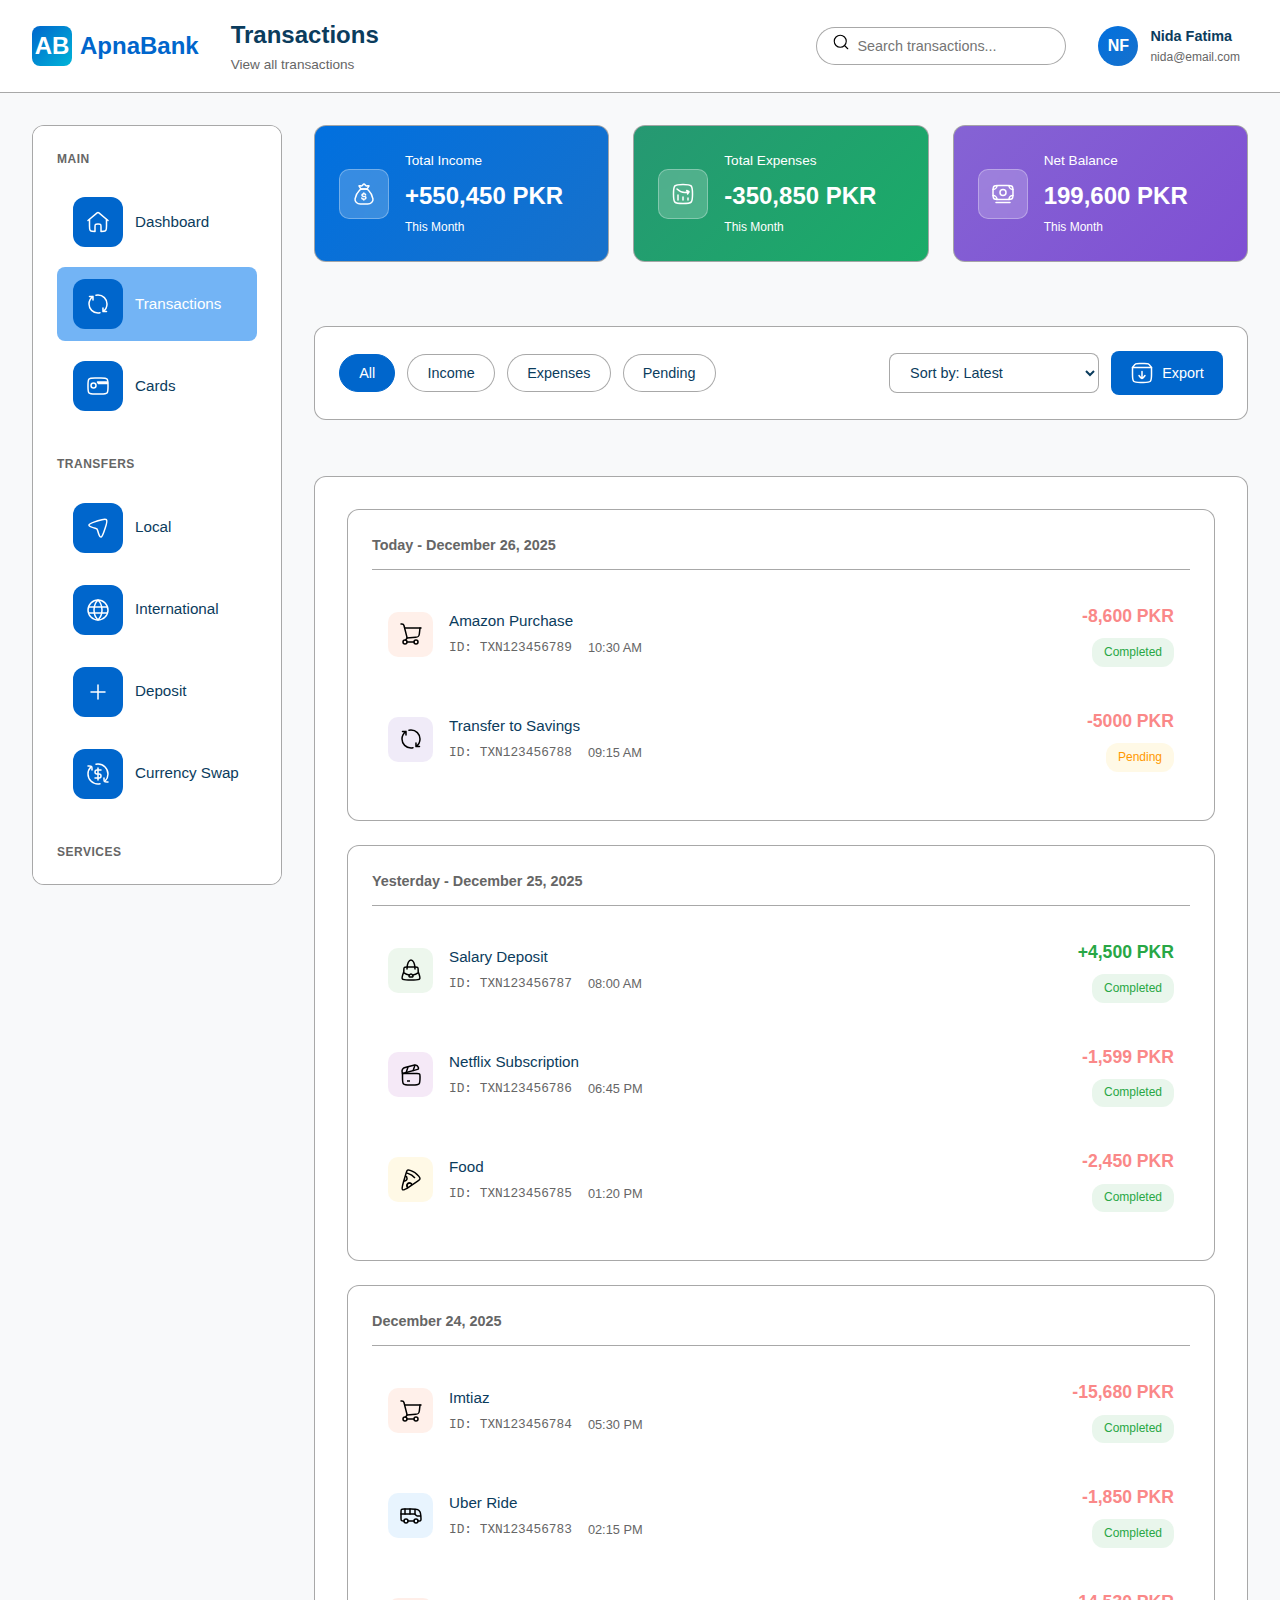
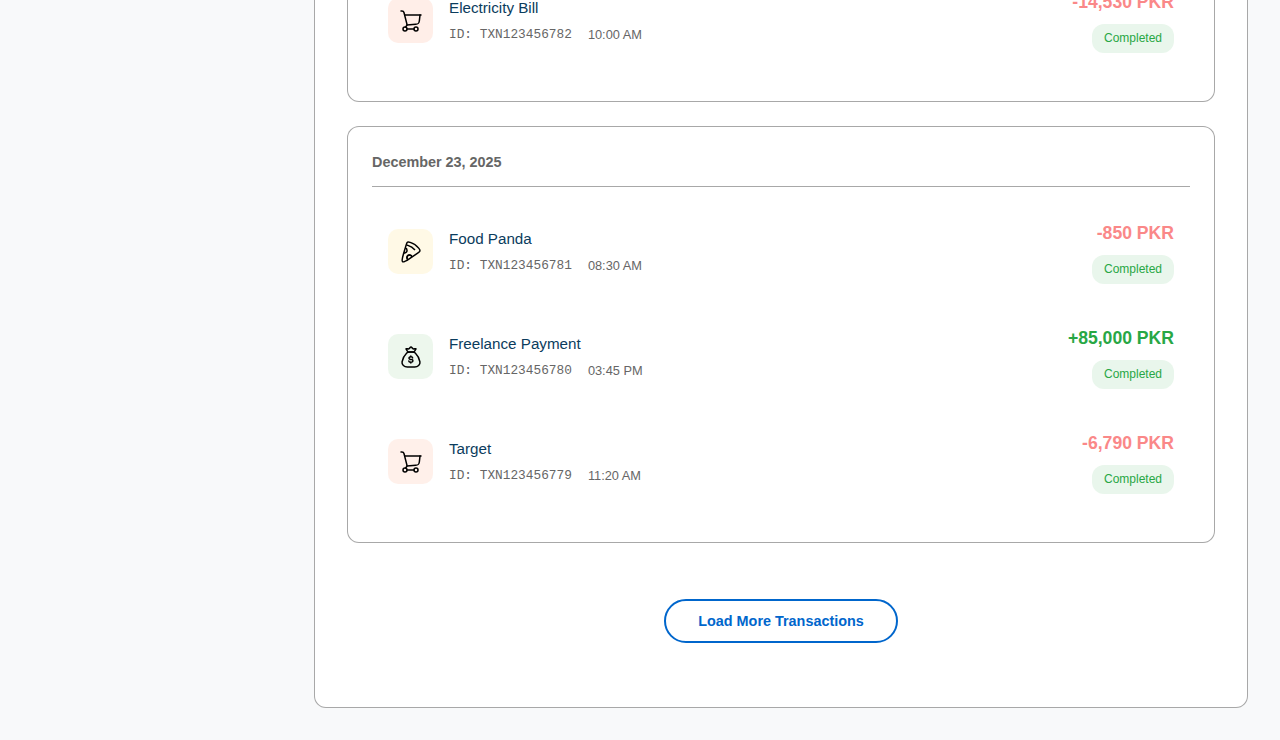
<file: transactions.html>
<!DOCTYPE html>
<html lang="en">
<head>
    <meta charset="UTF-8">
    <meta name="viewport" content="width=device-width, initial-scale=1.0">
    <title> Transactions</title>
    <link rel="stylesheet" href="style.css">
</head>
<body class="dashboard-body">
   <body class="dashboard-body">
    <!-- Navbar -->
    <nav class="dashboard-navbar">
        <div class="nav-left">
            <div class="hamburger" id="hamburger">
                <span></span>
                <span></span>
                <span></span>
            </div>
            <div class="logo">
                <div class="logo-icon">AB</div>
                <span>ApnaBank</span>
            </div>
            <div class="nav-title">
                <h1>Transactions</h1>
                <span>View all transactions</span>
            </div>
        </div>
        <div class="nav-right">
            <div class="search-bar">
                <span class="search-icon"><svg xmlns="http://www.w3.org/2000/svg" viewBox="0 0 24 24" width="18" height="18" color="#000000" fill="none" stroke="currentColor" stroke-width="1.5" stroke-linecap="round" stroke-linejoin="round">
    <path d="M17 17L21 21" />
    <path d="M19 11C19 6.58172 15.4183 3 11 3C6.58172 3 3 6.58172 3 11C3 15.4183 6.58172 19 11 19C15.4183 19 19 15.4183 19 11Z" />
</svg></span>
                <input type="text" placeholder="Search transactions...">
            </div>
            <div class="user-profile">
                <div class="user-avatar">NF</div>
                <div class="user-info">
                    <span class="user-name">Nida Fatima</span>
                    <span class="user-email">nida@email.com</span>
                </div>
            </div>
        </div>
    </nav>
    <!-- Main Container -->
    <div class="dashboard-container">
        <!-- Sidebar -->
        <aside class="sidebar" id="sidebar">
            <!-- Main Section -->
            <div class="menu-section">
                <h3 class="menu-section-title">Main</h3>
                <a href="dashboard.html" class="menu-item">
                    <span class="menu-icon"><svg xmlns="http://www.w3.org/2000/svg" viewBox="0 0 24 24" width="24" height="24" color="#ffffff" fill="none" stroke="#ffffff" stroke-width="1.5" stroke-linecap="round" stroke-linejoin="round">
    <path d="M22 10.5L12.8825 2.82207C12.6355 2.61407 12.3229 2.5 12 2.5C11.6771 2.5 11.3645 2.61407 11.1175 2.82207L2 10.5" />
    <path d="M20.5 9.5V16C20.5 18.3456 20.5 19.5184 19.8801 20.3263C19.7205 20.5343 19.5343 20.7205 19.3263 20.8801C18.5184 21.5 17.3456 21.5 15 21.5V17C15 15.5858 15 14.8787 14.5607 14.4393C14.1213 14 13.4142 14 12 14C10.5858 14 9.87868 14 9.43934 14.4393C9 14.8787 9 15.5858 9 17V21.5C6.65442 21.5 5.48164 21.5 4.67372 20.8801C4.46572 20.7205 4.27954 20.5343 4.11994 20.3263C3.5 19.5184 3.5 18.3456 3.5 16V9.5" />
</svg></span>
                    <span class="menu-text">Dashboard</span>
                </a>
                <a href="transactions.html" class="menu-item active">
                    <span class="menu-icon"><svg xmlns="http://www.w3.org/2000/svg" viewBox="0 0 24 24" width="24" height="24" color="#ffffff" fill="none" stroke="#ffffff" stroke-width="1.5" stroke-linecap="round" stroke-linejoin="round">
    <path d="M16.9767 19.5C19.4017 17.8876 21 15.1305 21 12C21 7.02944 16.9706 3 12 3C11.3126 3 10.6432 3.07706 10 3.22302M16.9767 19.5V16M16.9767 19.5H20.5M7 4.51555C4.58803 6.13007 3 8.87958 3 12C3 16.9706 7.02944 21 12 21C12.6874 21 13.3568 20.9229 14 20.777M7 4.51555V8M7 4.51555H3.5" />
</svg></span>
                    <span class="menu-text">Transactions</span>
                </a>
                <a href="cards.html" class="menu-item">
                    <span class="menu-icon"><svg xmlns="http://www.w3.org/2000/svg" viewBox="0 0 24 24" width="24" height="24" color="#ffffff" fill="none" stroke="#ffffff" stroke-width="1.5" stroke-linecap="round" stroke-linejoin="round">
    <path d="M15 4H9C5.70017 4 4.05025 4 3.02513 5.02513C2 6.05025 2 7.70017 2 11V13C2 16.2998 2 17.9497 3.02513 18.9749C4.05025 20 5.70017 20 9 20H15C18.2998 20 19.9497 20 20.9749 18.9749C22 17.9497 22 16.2998 22 13V11C22 7.70017 22 6.05025 20.9749 5.02513C19.9497 4 18.2998 4 15 4Z" />
    <path d="M21.5 8H11.5L12.5 9.5H21.5V8Z" />
    <path d="M10 11.5C10 12.8807 8.88072 14 7.5 14C6.11928 14 5 12.8807 5 11.5C5 10.1193 6.11928 9 7.5 9C8.88072 9 10 10.1193 10 11.5Z" />
</svg></span>
                    <span class="menu-text">Cards</span>
                </a>
            </div>

            <!-- Transfers Section -->
            <div class="menu-section">
                <h3 class="menu-section-title">Transfers</h3>
                <a href="local.html" class="menu-item">
                    <span class="menu-icon"><svg xmlns="http://www.w3.org/2000/svg" viewBox="0 0 24 24" width="24" height="24" color="#ffffff" fill="none" stroke="#ffffff" stroke-width="1.5">
    <path d="M11.922 4.79004C16.6963 3.16245 19.0834 2.34866 20.3674 3.63261C21.6513 4.91656 20.8375 7.30371 19.21 12.078L18.1016 15.3292C16.8517 18.9958 16.2267 20.8291 15.1964 20.9808C14.9195 21.0216 14.6328 20.9971 14.3587 20.9091C13.3395 20.5819 12.8007 18.6489 11.7231 14.783C11.4841 13.9255 11.3646 13.4967 11.0924 13.1692C11.0134 13.0742 10.9258 12.9866 10.8308 12.9076C10.5033 12.6354 10.0745 12.5159 9.21705 12.2769C5.35111 11.1993 3.41814 10.6605 3.0909 9.64127C3.00292 9.36724 2.97837 9.08053 3.01916 8.80355C3.17088 7.77332 5.00419 7.14834 8.6708 5.89838L11.922 4.79004Z" />
</svg></span>
                    <span class="menu-text">Local</span>
                </a>
                <a href="international.html" class="menu-item">
                    <span class="menu-icon"><svg xmlns="http://www.w3.org/2000/svg" viewBox="0 0 24 24" width="24" height="24" color="#ffffff" fill="none" stroke="#ffffff" stroke-width="1.5">
    <circle cx="12" cy="12" r="10" />
    <path d="M8 12C8 18 12 22 12 22C12 22 16 18 16 12C16 6 12 2 12 2C12 2 8 6 8 12Z" />
    <path d="M21 15H3" />
    <path d="M21 9H3" />
</svg></span>
                    <span class="menu-text">International</span>
                </a>
                <a href="deposit.html" class="menu-item">
                    <span class="menu-icon"><svg xmlns="http://www.w3.org/2000/svg" viewBox="0 0 24 24" width="24" height="24" color="#ffffff" fill="none" stroke="#ffffff" stroke-width="1.5" stroke-linecap="round" stroke-linejoin="round">
    <path d="M12.001 5.00003V19.002" />
    <path d="M19.002 12.002L4.99998 12.002" />
</svg></span>
                    <span class="menu-text">Deposit</span>
                </a>
                <a href="swap.html" class="menu-item">
                    <span class="menu-icon"><svg xmlns="http://www.w3.org/2000/svg" viewBox="0 0 24 24" width="24" height="24" color="#ffffff" fill="none" stroke="#ffffff" stroke-width="1.5" stroke-linecap="round" stroke-linejoin="round">
    <path d="M15 8H11C9.89543 8 9 8.89543 9 10C9 11.1046 9.89543 12 11 12H13C14.1046 12 15 12.8954 15 14C15 15.1046 14.1046 16 13 16H9" />
    <path d="M12 6L12 18" />
    <path d="M6 8V7C6 5.58579 6 4.87868 5.56066 4.43934C5.12132 4 4.41421 4 3 4H2" />
    <path d="M18 16V17C18 18.4142 18 19.1213 18.4393 19.5607C18.8787 20 19.5858 20 21 20H22" />
    <path d="M10 2.20004C10.6462 2.06886 11.3151 2 12 2C17.5228 2 22 6.47715 22 12C22 14.7255 20.9097 17.1962 19.1414 19M14 21.8C13.3538 21.9311 12.6849 22 12 22C6.47715 22 2 17.5228 2 12C2 9.20261 3.14864 6.67349 5 4.85857" />
</svg></span>
                    <span class="menu-text">Currency Swap</span>
                </a>
            </div>

            <!-- Services Section -->
            <div class="menu-section">
                <h3 class="menu-section-title">Services</h3>
                <a href="loan.html" class="menu-item">
                    <span class="menu-icon"><svg xmlns="http://www.w3.org/2000/svg" viewBox="0 0 24 24" width="24" height="24" color="#ffffff" fill="none" stroke="#ffffff" stroke-width="1.5">
    <path d="M2 8.56907C2 7.37289 2.48238 6.63982 3.48063 6.08428L7.58987 3.79744C9.7431 2.59915 10.8197 2 12 2C13.1803 2 14.2569 2.59915 16.4101 3.79744L20.5194 6.08428C21.5176 6.63982 22 7.3729 22 8.56907C22 8.89343 22 9.05561 21.9646 9.18894C21.7785 9.88945 21.1437 10 20.5307 10H3.46928C2.85627 10 2.22152 9.88944 2.03542 9.18894C2 9.05561 2 8.89343 2 8.56907Z" />
    <path d="M11.9959 7H12.0049" />
    <path d="M4 10V18.5M8 10V18.5" />
    <path d="M16 10V18.5M20 10V18.5" />
    <path d="M19 18.5H5C3.34315 18.5 2 19.8431 2 21.5C2 21.7761 2.22386 22 2.5 22H21.5C21.7761 22 22 21.7761 22 21.5C22 19.8431 20.6569 18.5 19 18.5Z" />
</svg></span>
                    <span class="menu-text">Loan</span>
                </a>
                <a href="tax.html" class="menu-item">
                    <span class="menu-icon"><svg xmlns="http://www.w3.org/2000/svg" viewBox="0 0 24 24" width="24" height="24" color="#ffffff" fill="none" stroke="#ffffff" stroke-width="1.5" stroke-linecap="round" stroke-linejoin="round">
    <path d="M14.9805 7.01556C14.9805 7.01556 15.4805 7.51556 15.9805 8.51556C15.9805 8.51556 17.5687 6.01556 18.9805 5.51556" />
    <path d="M9.99491 2.02134C7.49644 1.91556 5.56618 2.20338 5.56618 2.20338C4.34733 2.29053 2.01152 2.97385 2.01154 6.96454C2.01156 10.9213 1.9857 15.7993 2.01154 17.7439C2.01154 18.932 2.74716 21.7033 5.29332 21.8518C8.38816 22.0324 13.9628 22.0708 16.5205 21.8518C17.2052 21.8132 19.4847 21.2757 19.7732 18.7956C20.0721 16.2263 20.0126 14.4407 20.0126 14.0157" />
    <path d="M21.9999 7.01556C21.9999 9.77698 19.7592 12.0156 16.9951 12.0156C14.231 12.0156 11.9903 9.77698 11.9903 7.01556C11.9903 4.25414 14.231 2.01556 16.9951 2.01556C19.7592 2.01556 21.9999 4.25414 21.9999 7.01556Z" />
    <path d="M6.98053 13.0156H10.9805" />
    <path d="M6.98053 17.0156H14.9805" />
</svg></span>
                    <span class="menu-text">Tax Refund</span>
                </a>
                <a href="grants.html" class="menu-item">
                    <span class="menu-icon"><svg xmlns="http://www.w3.org/2000/svg" viewBox="0 0 24 24" width="24" height="24" color="#ffffff" fill="none" stroke="#ffffff" stroke-width="1.5" stroke-linecap="round" stroke-linejoin="round">
    <path d="M4 11V15C4 18.2998 4 19.9497 5.02513 20.9749C6.05025 22 7.70017 22 11 22H13C16.2998 22 17.9497 22 18.9749 20.9749C20 19.9497 20 18.2998 20 15V11" />
    <path d="M3 9C3 8.25231 3 7.87846 3.20096 7.6C3.33261 7.41758 3.52197 7.26609 3.75 7.16077C4.09808 7 4.56538 7 5.5 7H18.5C19.4346 7 19.9019 7 20.25 7.16077C20.478 7.26609 20.6674 7.41758 20.799 7.6C21 7.87846 21 8.25231 21 9C21 9.74769 21 10.1215 20.799 10.4C20.6674 10.5824 20.478 10.7339 20.25 10.8392C19.9019 11 19.4346 11 18.5 11H5.5C4.56538 11 4.09808 11 3.75 10.8392C3.52197 10.7339 3.33261 10.5824 3.20096 10.4C3 10.1215 3 9.74769 3 9Z" />
    <path d="M6 3.78571C6 2.79949 6.79949 2 7.78571 2H8.14286C10.2731 2 12 3.7269 12 5.85714V7H9.21429C7.43908 7 6 5.56091 6 3.78571Z" />
    <path d="M18 3.78571C18 2.79949 17.2005 2 16.2143 2H15.8571C13.7269 2 12 3.7269 12 5.85714V7H14.7857C16.5609 7 18 5.56091 18 3.78571Z" />
    <path d="M12 11L12 22" />
</svg></span>
                    <span class="menu-text">Grants</span>
                </a>
            </div>

            <!-- Logout -->
            <div class="menu-section">
                <a href="index.html" class="menu-item logout">
                    <span class="menu-icon"><svg xmlns="http://www.w3.org/2000/svg" viewBox="0 0 24 24" width="24" height="24" color="#ffffff" fill="none" stroke="#ffffff" stroke-width="1.5" stroke-linecap="round" stroke-linejoin="round">
    <path d="M7.00003 3C6.07006 3 5.60507 3 5.22357 3.10222C4.1883 3.37962 3.37966 4.18827 3.10225 5.22354C3.00003 5.60504 3.00003 6.07003 3.00003 7L3.00003 17C3.00003 17.93 3.00003 18.395 3.10225 18.7765C3.37965 19.8117 4.1883 20.6204 5.22357 20.8978C5.60507 21 6.07006 21 7.00003 21" />
    <path d="M16.5001 16.5C16.5001 16.5 21 13.1858 21 12C21 10.8141 16.5 7.5 16.5 7.5M20 12L8.00003 12" />
</svg></span>
                    <span class="menu-text">Logout</span>
                </a>
            </div>
        </aside>

        <!-- Main Content -->
        <main class="main-content">
            <!-- Transaction Summary Cards -->
            <div class="transaction-summary">
                <div class="summary-card income">
                    <div class="summary-icon"><svg xmlns="http://www.w3.org/2000/svg" viewBox="0 0 24 24" width="24" height="24" color="#ffffff" fill="none" stroke="#ffffff" stroke-width="1.5" stroke-linecap="round" stroke-linejoin="round">
    <path d="M20.9427 16.8354C20.2864 12.8866 18.2432 9.94613 16.467 8.219C15.9501 7.71642 15.6917 7.46513 15.1208 7.23257C14.5499 7 14.0592 7 13.0778 7H10.9222C9.94081 7 9.4501 7 8.87922 7.23257C8.30834 7.46513 8.04991 7.71642 7.53304 8.219C5.75682 9.94613 3.71361 12.8866 3.05727 16.8354C2.56893 19.7734 5.27927 22 8.30832 22H15.6917C18.7207 22 21.4311 19.7734 20.9427 16.8354Z" />
    <path d="M7.25662 4.44287C7.05031 4.14258 6.75128 3.73499 7.36899 3.64205C8.00392 3.54651 8.66321 3.98114 9.30855 3.97221C9.89237 3.96413 10.1898 3.70519 10.5089 3.33548C10.8449 2.94617 11.3652 2 12 2C12.6348 2 13.1551 2.94617 13.4911 3.33548C13.8102 3.70519 14.1076 3.96413 14.6914 3.97221C15.3368 3.98114 15.9961 3.54651 16.631 3.64205C17.2487 3.73499 16.9497 4.14258 16.7434 4.44287L15.8105 5.80064C15.4115 6.38146 15.212 6.67187 14.7944 6.83594C14.3769 7 13.8373 7 12.7582 7H11.2418C10.1627 7 9.6231 7 9.20556 6.83594C8.78802 6.67187 8.5885 6.38146 8.18945 5.80064L7.25662 4.44287Z" />
    <path d="M13.6267 12.9186C13.4105 12.1205 12.3101 11.4003 10.9892 11.9391C9.66829 12.4778 9.45847 14.2113 11.4565 14.3955C12.3595 14.4787 12.9483 14.2989 13.4873 14.8076C14.0264 15.3162 14.1265 16.7308 12.7485 17.112C11.3705 17.4932 10.006 16.8976 9.85742 16.0517M11.8417 10.9927V11.7531M11.8417 17.2293V17.9927" />
</svg></div>
                    <div class="summary-details">
                        <span class="summary-label">Total Income</span>
                        <span class="summary-amount">+550,450 PKR</span>
                        <span class="summary-period">This Month</span>
                    </div>
                </div>
                <div class="summary-card expense">
                    <div class="summary-icon"><svg xmlns="http://www.w3.org/2000/svg" viewBox="0 0 24 24" width="24" height="24" color="#ffffff" fill="none" stroke="#ffffff" stroke-width="1.5" stroke-linecap="round">
    <path d="M17 18L17 16" />
    <path d="M12 18L12 15" />
    <path d="M7 18L7 13" />
    <path d="M6 7C9.19706 10.2683 13.2338 11.0813 17.1413 9.99185M15.6881 8.47133L17.7617 9.48839C18.0076 9.60901 18.074 9.88829 17.91 10.1122L16.5269 12" />
    <path d="M2.5 12C2.5 7.52166 2.5 5.28249 3.89124 3.89124C5.28249 2.5 7.52166 2.5 12 2.5C16.4783 2.5 18.7175 2.5 20.1088 3.89124C21.5 5.28249 21.5 7.52166 21.5 12C21.5 16.4783 21.5 18.7175 20.1088 20.1088C18.7175 21.5 16.4783 21.5 12 21.5C7.52166 21.5 5.28249 21.5 3.89124 20.1088C2.5 18.7175 2.5 16.4783 2.5 12Z" />
</svg></div>
                    <div class="summary-details">
                        <span class="summary-label">Total Expenses</span>
                        <span class="summary-amount">-350,850 PKR</span>
                        <span class="summary-period">This Month</span>
                    </div>
                </div>
                <div class="summary-card total">
                    <div class="summary-icon"><svg xmlns="http://www.w3.org/2000/svg" viewBox="0 0 24 24" width="24" height="24" color="#ffffff" fill="none" stroke="#ffffff" stroke-width="1.5" stroke-linecap="round" stroke-linejoin="round">
    <path d="M2.01709 13.5C4.21666 13.5 5.99977 15.2831 5.99977 17.4827" />
    <path d="M18 17.4827V17.3908C18 15.242 19.742 13.5 21.8908 13.5" />
    <path d="M5.99977 3.51562C5.99977 5.7152 4.21666 7.4983 2.01709 7.4983" />
    <path d="M18 3.51562C18 5.69594 19.769 7.46705 21.9423 7.49789" />
    <path d="M16 3.5H8C5.17157 3.5 3.75736 3.5 2.87868 4.37868C2 5.25736 2 6.67157 2 9.5V11.5C2 14.3284 2 15.7426 2.87868 16.6213C3.75736 17.5 5.17157 17.5 8 17.5H16C18.8284 17.5 20.2426 17.5 21.1213 16.6213C22 15.7426 22 14.3284 22 11.5V9.5C22 6.67157 22 5.25736 21.1213 4.37868C20.2426 3.5 18.8284 3.5 16 3.5Z" />
    <path d="M5 20.5H19" />
    <path d="M15 10.5C15 12.1569 13.6569 13.5 12 13.5C10.3431 13.5 9 12.1569 9 10.5C9 8.84315 10.3431 7.5 12 7.5C13.6569 7.5 15 8.84315 15 10.5Z" />
</svg></div>
                    <div class="summary-details">
                        <span class="summary-label">Net Balance</span>
                        <span class="summary-amount">199,600 PKR</span>
                        <span class="summary-period">This Month</span>
                    </div>
                </div>
            </div>

            <!-- Filters and Actions -->
            <div class="transactions-header">
                <div class="filter-section">
                    <button class="filter-btn active">All</button>
                    <button class="filter-btn">Income</button>
                    <button class="filter-btn">Expenses</button>
                    <button class="filter-btn">Pending</button>
                </div>
                <div class="actions-section">
                    <select class="sort-select">
                        <option>Sort by: Latest</option>
                        <option>Sort by: Oldest</option>
                        <option>Sort by: Highest Amount</option>
                        <option>Sort by: Lowest Amount</option>
                    </select>
                    <button class="export-btn"><svg xmlns="http://www.w3.org/2000/svg" viewBox="0 0 24 24" width="24" height="24" color="#ffffff" fill="none" stroke="#ffffff" stroke-width="1.5" stroke-linecap="round" stroke-linejoin="round">
    <path d="M2.50003 13.5V6.5H21.5V13.5C21.5 17.2712 21.5 19.1569 20.3285 20.3284C19.1569 21.5 17.2713 21.5 13.5 21.5H10.5C6.72879 21.5 4.84318 21.5 3.6716 20.3284C2.50003 19.1569 2.50003 17.2712 2.50003 13.5Z" />
    <path d="M2.50003 6.5L3.10003 5.7C4.27774 4.12972 4.86659 3.34458 5.71118 2.92229C6.55576 2.5 7.53718 2.5 9.50003 2.5H14.5C16.4629 2.5 17.4443 2.5 18.2889 2.92229C19.1335 3.34458 19.7223 4.12972 20.9 5.7L21.5 6.5" />
    <path d="M15 14.5C15 14.5 12.7906 17.5 12 17.5C11.2095 17.5 9.00003 14.5 9.00003 14.5M12 17L12 10.5" />
</svg> Export</button>
                </div>
            </div>

            <!-- Transactions List -->
            <div class="transactions-section">
                <div class="transactions-date-group">
                    <div class="date-header">Today - December 26, 2025</div>
                    
                    <div class="transaction-item">
                        <div class="transaction-icon shopping"><svg xmlns="http://www.w3.org/2000/svg" viewBox="0 0 24 24" width="24" height="24" color="#000000" fill="none" stroke="currentColor" stroke-width="1.5" stroke-linecap="round">
    <path d="M8 16L16.7201 15.2733C19.4486 15.046 20.0611 14.45 20.3635 11.7289L21 6" />
    <path d="M6 6H22" />
    <circle cx="6" cy="20" r="2" />
    <circle cx="17" cy="20" r="2" />
    <path d="M8 20L15 20" />
    <path d="M2 2H2.966C3.91068 2 4.73414 2.62459 4.96326 3.51493L7.93852 15.0765C8.08887 15.6608 7.9602 16.2797 7.58824 16.7616L6.63213 18" />
</svg></div>
                        <div class="transaction-info">
                            <div class="transaction-name">Amazon Purchase</div>
                            <div class="transaction-details">
                                <span class="transaction-id">ID: TXN123456789</span>
                                <span class="transaction-time">10:30 AM</span>
                            </div>
                        </div>
                        <div class="transaction-right">
                            <div class="transaction-amount debit">-8,600 PKR</div>
                            <span class="transaction-status completed">Completed</span>
                        </div>
                    </div>

                    <div class="transaction-item">
                        <div class="transaction-icon transfer"><svg xmlns="http://www.w3.org/2000/svg" viewBox="0 0 24 24" width="24" height="24" color="#000000" fill="none" stroke="currentColor" stroke-width="1.5" stroke-linecap="round" stroke-linejoin="round">
    <path d="M16.9767 19.5C19.4017 17.8876 21 15.1305 21 12C21 7.02944 16.9706 3 12 3C11.3126 3 10.6432 3.07706 10 3.22302M16.9767 19.5V16M16.9767 19.5H20.5M7 4.51555C4.58803 6.13007 3 8.87958 3 12C3 16.9706 7.02944 21 12 21C12.6874 21 13.3568 20.9229 14 20.777M7 4.51555V8M7 4.51555H3.5" />
</svg></div>
                        <div class="transaction-info">
                            <div class="transaction-name">Transfer to Savings</div>
                            <div class="transaction-details">
                                <span class="transaction-id">ID: TXN123456788</span>
                                <span class="transaction-time">09:15 AM</span>
                            </div>
                        </div>
                        <div class="transaction-right">
                            <div class="transaction-amount debit">-5000 PKR</div>
                            <span class="transaction-status pending">Pending</span>
                        </div>
                    </div>
                </div>

                <div class="transactions-date-group">
                    <div class="date-header">Yesterday - December 25, 2025</div>
                    
                    <div class="transaction-item">
                        <div class="transaction-icon income"><svg xmlns="http://www.w3.org/2000/svg" viewBox="0 0 24 24" width="24" height="24" color="#000000" fill="none" stroke="currentColor" stroke-width="1.5" stroke-linecap="round">
    <path d="M19.1737 12.9256V12.12C19.1737 10.6492 19.1737 9.91383 18.7234 9.45691C18.2732 9 17.5485 9 16.0992 9H7.90077C6.45147 9 5.72682 9 5.27658 9.45691C4.82634 9.91383 4.82634 10.6492 4.82634 12.12V12.9256C4.82634 13.3018 4.82634 13.4899 4.79345 13.6739C4.76056 13.858 4.69549 14.0341 4.56534 14.3863L4.34812 14.9742C3.16867 18.166 2.57895 19.7619 3.34312 20.8809C4.1073 22 5.78684 22 9.14591 22H14.8541C18.2132 22 19.8927 22 20.6569 20.8809C21.4211 19.7619 20.8313 18.166 19.6519 14.9742L19.4347 14.3863C19.3045 14.0341 19.2394 13.858 19.2065 13.6739C19.1737 13.4899 19.1737 13.3018 19.1737 12.9256Z" />
    <path d="M16 11C16 5 13.8655 2 12 2C10.1345 2 8 5 8 11" />
    <path d="M12 16C13.2504 16 14.944 18.6278 13.3547 18.8954C12.5228 19.0354 11.4711 19.0344 10.6453 18.8954C9.056 18.6278 10.7496 16 12 16Z" />
    <path d="M13.94 17.0049C15.2105 16.8729 17.4477 16.1267 19.0551 14.9424" />
    <path d="M10.1147 17.0314C8.84417 16.8993 6.60699 16.1532 4.99961 14.9689" />
</svg></div>
                        <div class="transaction-info">
                            <div class="transaction-name">Salary Deposit</div>
                            <div class="transaction-details">
                                <span class="transaction-id">ID: TXN123456787</span>
                                <span class="transaction-time">08:00 AM</span>
                            </div>
                        </div>
                        <div class="transaction-right">
                            <div class="transaction-amount credit">+4,500 PKR</div>
                            <span class="transaction-status completed">Completed</span>
                        </div>
                    </div>

                    <div class="transaction-item">
                        <div class="transaction-icon entertainment"><svg xmlns="http://www.w3.org/2000/svg" viewBox="0 0 24 24" width="24" height="24" color="#000000" fill="none" stroke="currentColor" stroke-width="1.5">
    <path d="M3.5 10.5H17.9118C19.3676 10.5 20.0955 10.5 20.5477 10.9393C21 11.3787 21 12.0858 21 13.5V15C21 18.2998 21 19.9497 19.9447 20.9749C18.8894 22 17.191 22 13.7941 22H10.7059C7.309 22 5.61055 22 4.55528 20.9749C3.5 19.9497 3.5 18.2998 3.5 15V10.5Z" />
    <path d="M3.49827 10.5C3.14118 9.14207 2.96264 8.46311 3.00654 7.86611C3.08518 6.79682 3.63742 5.82221 4.50691 5.21816C4.99236 4.88092 5.6587 4.69899 6.99138 4.33514L14.7321 2.22172C15.0767 2.12763 15.2491 2.08058 15.3977 2.05386C17.0504 1.75694 18.6737 2.71192 19.2477 4.31874C19.2993 4.4633 19.3455 4.63888 19.4378 4.99006C19.4642 5.09039 19.4774 5.14056 19.4849 5.18385C19.5682 5.66498 19.3004 6.13757 18.8498 6.30467C18.8093 6.3197 18.7601 6.33314 18.6616 6.36003L3.49827 10.5Z" />
    <path d="M7 10L9 4" />
    <path d="M14 8L16 2" />
    <path d="M8 18H11" />
</svg></div>
                        <div class="transaction-info">
                            <div class="transaction-name">Netflix Subscription</div>
                            <div class="transaction-details">
                                <span class="transaction-id">ID: TXN123456786</span>
                                <span class="transaction-time">06:45 PM</span>
                            </div>
                        </div>
                        <div class="transaction-right">
                            <div class="transaction-amount debit">-1,599 PKR</div>
                            <span class="transaction-status completed">Completed</span>
                        </div>
                    </div>

                    <div class="transaction-item">
                        <div class="transaction-icon food"><svg xmlns="http://www.w3.org/2000/svg" viewBox="0 0 24 24" width="24" height="24" color="#000000" fill="none" stroke="currentColor" stroke-width="1.5">
    <path d="M10.2201 18.821L18.6793 13.1312C20.1246 12.159 20.8472 11.673 20.9785 10.7879C21.1098 9.90283 20.6352 9.30806 19.686 8.11852C17.5076 5.3886 14.548 3.35345 11.1624 2.38141C9.87428 2.01158 9.23023 1.82667 8.53978 2.2186C7.84933 2.61053 7.62404 3.37564 7.17348 4.90586L4.40648 14.3032C3.11201 18.6995 2.46477 20.8977 3.54764 21.7392C4.63051 22.5807 6.49371 21.3275 10.2201 18.821Z" />
    <path d="M7.5 5C7.5 5 8.03795 5.1182 8.90014 5.38146C11.6322 6.21565 14.0691 7.83278 16 10.0001" />
    <path d="M13.008 11H12.999" />
    <path d="M6.28309 7.95361C7.35896 8.24857 8.04372 9.23191 8.04372 10.4269C8.04372 12.0941 6.42377 13.3683 4.82373 12.9138" />
    <path d="M8.22322 18.7485C7.67104 17.7792 7.8218 16.508 8.66679 15.663C9.67553 14.6543 11.2917 14.6349 12.2765 15.6198C12.4419 15.7852 12.579 15.9684 12.6879 16.1636" />
    <path d="M12.9235 16.9933C12.6273 15.8482 11.6587 15.0087 10.5096 15.0087C9.12491 15.0087 8.00244 16.2275 8.00244 17.731C8.00244 18.5276 8.31752 19.2442 8.81972 19.7421" />
</svg></div>
                        <div class="transaction-info">
                            <div class="transaction-name">Food</div>
                            <div class="transaction-details">
                                <span class="transaction-id">ID: TXN123456785</span>
                                <span class="transaction-time">01:20 PM</span>
                            </div>
                        </div>
                        <div class="transaction-right">
                            <div class="transaction-amount debit">-2,450 PKR</div>
                            <span class="transaction-status completed">Completed</span>
                        </div>
                    </div>
                </div>

                <div class="transactions-date-group">
                    <div class="date-header">December 24, 2025</div>
                    
                    <div class="transaction-item">
                        <div class="transaction-icon shopping"><svg xmlns="http://www.w3.org/2000/svg" viewBox="0 0 24 24" width="24" height="24" color="#000000" fill="none" stroke="currentColor" stroke-width="1.5" stroke-linecap="round">
    <path d="M8 16L16.7201 15.2733C19.4486 15.046 20.0611 14.45 20.3635 11.7289L21 6" />
    <path d="M6 6H22" />
    <circle cx="6" cy="20" r="2" />
    <circle cx="17" cy="20" r="2" />
    <path d="M8 20L15 20" />
    <path d="M2 2H2.966C3.91068 2 4.73414 2.62459 4.96326 3.51493L7.93852 15.0765C8.08887 15.6608 7.9602 16.2797 7.58824 16.7616L6.63213 18" />
</svg></div>
                        <div class="transaction-info">
                            <div class="transaction-name">Imtiaz</div>
                            <div class="transaction-details">
                                <span class="transaction-id">ID: TXN123456784</span>
                                <span class="transaction-time">05:30 PM</span>
                            </div>
                        </div>
                        <div class="transaction-right">
                            <div class="transaction-amount debit">-15,680 PKR</div>
                            <span class="transaction-status completed">Completed</span>
                        </div>
                    </div>

                    <div class="transaction-item">
                        <div class="transaction-icon transport"><svg xmlns="http://www.w3.org/2000/svg" viewBox="0 0 24 24" width="24" height="24" color="#000000" fill="none" stroke="currentColor" stroke-width="1.5" stroke-linecap="round" stroke-linejoin="round">
    <path d="M6.00391 10V5M11.0039 10V5M16.0039 10V5.5" />
    <path d="M5.01609 17C3.59614 17 2.88616 17 2.44503 16.5607C2.00391 16.1213 2.00391 15.4142 2.00391 14V8C2.00391 6.58579 2.00391 5.87868 2.44503 5.43934C2.88616 5 3.59614 5 5.01609 5H12.1005C15.5742 5 17.311 5 18.6402 5.70624C19.619 6.22633 20.4346 7.0055 20.9971 7.95786C21.7609 9.25111 21.8332 10.9794 21.9779 14.436C22.0168 15.3678 22.0363 15.8337 21.8542 16.1862C21.7204 16.4454 21.5135 16.6601 21.2591 16.8041C20.913 17 20.4449 17 19.5085 17H19.0039M9.00391 17H15.0039" />
    <path d="M7.00391 19C8.10848 19 9.00391 18.1046 9.00391 17C9.00391 15.8954 8.10848 15 7.00391 15C5.89934 15 5.00391 15.8954 5.00391 17C5.00391 18.1046 5.89934 19 7.00391 19Z" />
    <path d="M17.0039 19C18.1085 19 19.0039 18.1046 19.0039 17C19.0039 15.8954 18.1085 15 17.0039 15C15.8993 15 15.0039 15.8954 15.0039 17C15.0039 18.1046 15.8993 19 17.0039 19Z" />
    <path d="M1.99609 10.0009H15.3641C15.9911 10.0009 16.2041 10.3681 16.6841 10.9441C17.2361 11.4841 17.6093 11.8628 18.1241 11.9401C18.8441 12.0481 21.5081 11.9941 21.5081 11.9941" />
</svg></div>
                        <div class="transaction-info">
                            <div class="transaction-name">Uber Ride</div>
                            <div class="transaction-details">
                                <span class="transaction-id">ID: TXN123456783</span>
                                <span class="transaction-time">02:15 PM</span>
                            </div>
                        </div>
                        <div class="transaction-right">
                            <div class="transaction-amount debit">-1,850 PKR</div>
                            <span class="transaction-status completed">Completed</span>
                        </div>
                    </div>

                    <div class="transaction-item">
                        <div class="transaction-icon bills"><svg xmlns="http://www.w3.org/2000/svg" viewBox="0 0 24 24" width="24" height="24" color="#000000" fill="none" stroke="currentColor" stroke-width="1.5" stroke-linecap="round">
    <path d="M8 16L16.7201 15.2733C19.4486 15.046 20.0611 14.45 20.3635 11.7289L21 6" />
    <path d="M6 6H22" />
    <circle cx="6" cy="20" r="2" />
    <circle cx="17" cy="20" r="2" />
    <path d="M8 20L15 20" />
    <path d="M2 2H2.966C3.91068 2 4.73414 2.62459 4.96326 3.51493L7.93852 15.0765C8.08887 15.6608 7.9602 16.2797 7.58824 16.7616L6.63213 18" />
</svg></div>
                        <div class="transaction-info">
                            <div class="transaction-name">Electricity Bill</div>
                            <div class="transaction-details">
                                <span class="transaction-id">ID: TXN123456782</span>
                                <span class="transaction-time">10:00 AM</span>
                            </div>
                        </div>
                        <div class="transaction-right">
                            <div class="transaction-amount debit">-14,530 PKR</div>
                            <span class="transaction-status completed">Completed</span>
                        </div>
                    </div>
                </div>

                <div class="transactions-date-group">
                    <div class="date-header">December 23, 2025</div>
                    
                    <div class="transaction-item">
                        <div class="transaction-icon food"><svg xmlns="http://www.w3.org/2000/svg" viewBox="0 0 24 24" width="24" height="24" color="#000000" fill="none" stroke="currentColor" stroke-width="1.5">
    <path d="M10.2201 18.821L18.6793 13.1312C20.1246 12.159 20.8472 11.673 20.9785 10.7879C21.1098 9.90283 20.6352 9.30806 19.686 8.11852C17.5076 5.3886 14.548 3.35345 11.1624 2.38141C9.87428 2.01158 9.23023 1.82667 8.53978 2.2186C7.84933 2.61053 7.62404 3.37564 7.17348 4.90586L4.40648 14.3032C3.11201 18.6995 2.46477 20.8977 3.54764 21.7392C4.63051 22.5807 6.49371 21.3275 10.2201 18.821Z" />
    <path d="M7.5 5C7.5 5 8.03795 5.1182 8.90014 5.38146C11.6322 6.21565 14.0691 7.83278 16 10.0001" />
    <path d="M13.008 11H12.999" />
    <path d="M6.28309 7.95361C7.35896 8.24857 8.04372 9.23191 8.04372 10.4269C8.04372 12.0941 6.42377 13.3683 4.82373 12.9138" />
    <path d="M8.22322 18.7485C7.67104 17.7792 7.8218 16.508 8.66679 15.663C9.67553 14.6543 11.2917 14.6349 12.2765 15.6198C12.4419 15.7852 12.579 15.9684 12.6879 16.1636" />
    <path d="M12.9235 16.9933C12.6273 15.8482 11.6587 15.0087 10.5096 15.0087C9.12491 15.0087 8.00244 16.2275 8.00244 17.731C8.00244 18.5276 8.31752 19.2442 8.81972 19.7421" />
</svg></div>
                        <div class="transaction-info">
                            <div class="transaction-name">Food Panda</div>
                            <div class="transaction-details">
                                <span class="transaction-id">ID: TXN123456781</span>
                                <span class="transaction-time">08:30 AM</span>
                            </div>
                        </div>
                        <div class="transaction-right">
                            <div class="transaction-amount debit">-850 PKR</div>
                            <span class="transaction-status completed">Completed</span>
                        </div>
                    </div>

                    <div class="transaction-item">
                        <div class="transaction-icon income"><svg xmlns="http://www.w3.org/2000/svg" viewBox="0 0 24 24" width="24" height="24" color="#000000" fill="none" stroke="currentColor" stroke-width="1.5" stroke-linecap="round" stroke-linejoin="round">
    <path d="M20.9427 16.8354C20.2864 12.8866 18.2432 9.94613 16.467 8.219C15.9501 7.71642 15.6917 7.46513 15.1208 7.23257C14.5499 7 14.0592 7 13.0778 7H10.9222C9.94081 7 9.4501 7 8.87922 7.23257C8.30834 7.46513 8.04991 7.71642 7.53304 8.219C5.75682 9.94613 3.71361 12.8866 3.05727 16.8354C2.56893 19.7734 5.27927 22 8.30832 22H15.6917C18.7207 22 21.4311 19.7734 20.9427 16.8354Z" />
    <path d="M7.25662 4.44287C7.05031 4.14258 6.75128 3.73499 7.36899 3.64205C8.00392 3.54651 8.66321 3.98114 9.30855 3.97221C9.89237 3.96413 10.1898 3.70519 10.5089 3.33548C10.8449 2.94617 11.3652 2 12 2C12.6348 2 13.1551 2.94617 13.4911 3.33548C13.8102 3.70519 14.1076 3.96413 14.6914 3.97221C15.3368 3.98114 15.9961 3.54651 16.631 3.64205C17.2487 3.73499 16.9497 4.14258 16.7434 4.44287L15.8105 5.80064C15.4115 6.38146 15.212 6.67187 14.7944 6.83594C14.3769 7 13.8373 7 12.7582 7H11.2418C10.1627 7 9.6231 7 9.20556 6.83594C8.78802 6.67187 8.5885 6.38146 8.18945 5.80064L7.25662 4.44287Z" />
    <path d="M13.6267 12.9186C13.4105 12.1205 12.3101 11.4003 10.9892 11.9391C9.66829 12.4778 9.45847 14.2113 11.4565 14.3955C12.3595 14.4787 12.9483 14.2989 13.4873 14.8076C14.0264 15.3162 14.1265 16.7308 12.7485 17.112C11.3705 17.4932 10.006 16.8976 9.85742 16.0517M11.8417 10.9927V11.7531M11.8417 17.2293V17.9927" />
</svg></div>
                        <div class="transaction-info">
                            <div class="transaction-name">Freelance Payment</div>
                            <div class="transaction-details">
                                <span class="transaction-id">ID: TXN123456780</span>
                                <span class="transaction-time">03:45 PM</span>
                            </div>
                        </div>
                        <div class="transaction-right">
                            <div class="transaction-amount credit">+85,000 PKR</div>
                            <span class="transaction-status completed">Completed</span>
                        </div>
                    </div>

                    <div class="transaction-item">
                        <div class="transaction-icon shopping"><svg xmlns="http://www.w3.org/2000/svg" viewBox="0 0 24 24" width="24" height="24" color="#000000" fill="none" stroke="currentColor" stroke-width="1.5" stroke-linecap="round">
    <path d="M8 16L16.7201 15.2733C19.4486 15.046 20.0611 14.45 20.3635 11.7289L21 6" />
    <path d="M6 6H22" />
    <circle cx="6" cy="20" r="2" />
    <circle cx="17" cy="20" r="2" />
    <path d="M8 20L15 20" />
    <path d="M2 2H2.966C3.91068 2 4.73414 2.62459 4.96326 3.51493L7.93852 15.0765C8.08887 15.6608 7.9602 16.2797 7.58824 16.7616L6.63213 18" />
</svg></div>
                        <div class="transaction-info">
                            <div class="transaction-name">Target</div>
                            <div class="transaction-details">
                                <span class="transaction-id">ID: TXN123456779</span>
                                <span class="transaction-time">11:20 AM</span>
                            </div>
                        </div>
                        <div class="transaction-right">
                            <div class="transaction-amount debit">-6,790 PKR</div>
                            <span class="transaction-status completed">Completed</span>
                        </div>
                    </div>
                </div>

                <!-- Load More Button -->
                <div class="load-more-section">
                    <button class="load-more-btn">Load More Transactions</button>
                </div>
            </div>
        </main>

        <!-- Right Sidebar -->
        <aside class="right-sidebar">
            <!-- Transaction Statistics -->
            <div class="widget">
                <h3 class="widget-title">Monthly Statistics</h3>
                <div class="stat-row">
                    <span class="stat-row-label">Total Transactions</span>
                    <span class="stat-row-value">48</span>
                </div>
                <div class="stat-row">
                    <span class="stat-row-label">Average Transaction</span>
                    <span class="stat-row-value">$156.50</span>
                </div>
                <div class="stat-row">
                    <span class="stat-row-label">Highest Transaction</span>
                    <span class="stat-row-value">$4,500.00</span>
                </div>
                <div class="stat-row">
                    <span class="stat-row-label">Lowest Transaction</span>
                    <span class="stat-row-value">$8.50</span>
                </div>
            </div>

            <!-- Category Breakdown -->
            <div class="widget">
                <h3 class="widget-title">Category Breakdown</h3>
                <div class="category-breakdown">
                    <div class="category-item">
                        <div class="category-left">
                            <span class="category-dot shopping"></span>
                            <span class="category-name">Shopping</span>
                        </div>
                        <span class="category-value">35%</span>
                    </div>
                    <div class="category-item">
                        <div class="category-left">
                            <span class="category-dot food"></span>
                            <span class="category-name">Food & Dining</span>
                        </div>
                        <span class="category-value">25%</span>
                    </div>
                    <div class="category-item">
                        <div class="category-left">
                            <span class="category-dot transport"></span>
                            <span class="category-name">Transportation</span>
                        </div>
                        <span class="category-value">15%</span>
                    </div>
                    <div class="category-item">
                        <div class="category-left">
                            <span class="category-dot bills"></span>
                            <span class="category-name">Bills & Utilities</span>
                        </div>
                        <span class="category-value">15%</span>
                    </div>
                    <div class="category-item">
                        <div class="category-left">
                            <span class="category-dot entertainment"></span>
                            <span class="category-name">Entertainment</span>
                        </div>
                        <span class="category-value">10%</span>
                    </div>
                </div>
            </div>

            <!-- Spending Insights -->
            <div class="widget">
                <h3 class="widget-title">Spending Insights</h3>
                <div class="insight-item">
                    <div class="insight-icon">📈</div>
                    <div class="insight-content">
                        <div class="insight-text">You're spending 12% less this month</div>
                        <div class="insight-subtitle">Great job managing expenses!</div>
                    </div>
                </div>
                <div class="insight-item">
                    <div class="insight-icon">🎯</div>
                    <div class="insight-content">
                        <div class="insight-text">Most spending on Shopping</div>
                        <div class="insight-subtitle">Consider setting a budget</div>
                    </div>
                </div>
            </div>

            <!-- Quick Filters -->
            <div class="widget">
                <h3 class="widget-title">Quick Filters</h3>
                <button class="quick-filter-btn">📅 Last 7 Days</button>
                <button class="quick-filter-btn">📅 Last 30 Days</button>
                <button class="quick-filter-btn">📅 Last 3 Months</button>
                <button class="quick-filter-btn">📅 This Year</button>
                <button class="quick-filter-btn">📅 Custom Range</button>
            </div>

            <!-- Export Options -->
            <div class="widget">
                <h3 class="widget-title">Export Transactions</h3>
                <button class="export-option-btn">📄 Export as PDF</button>
                <button class="export-option-btn">📊 Export as Excel</button>
                <button class="export-option-btn">📋 Export as CSV</button>
            </div>
        </aside>
    </div>

    <script>
        // Hamburger menu toggle
        const hamburger = document.getElementById('hamburger');
        const sidebar = document.getElementById('sidebar');

        hamburger.addEventListener('click', () => {
            sidebar.classList.toggle('active');
            hamburger.classList.toggle('active');
        });

        // Close sidebar when clicking outside on mobile
        document.addEventListener('click', (e) => {
            if (window.innerWidth <= 1024) {
                if (!sidebar.contains(e.target) && !hamburger.contains(e.target)) {
                    sidebar.classList.remove('active');
                    hamburger.classList.remove('active');
                }
            }
        });

        // Filter buttons
        const filterBtns = document.querySelectorAll('.filter-btn');
        filterBtns.forEach(btn => {
            btn.addEventListener('click', () => {
                filterBtns.forEach(b => b.classList.remove('active'));
                btn.classList.add('active');
            });
        });
    </script>
</body>
</html>
</file>
<file: style.css>
* {
    margin: 0;
    padding: 0;
    box-sizing: border-box;
}

:root {
    --primary-color: #0066cc;
    --primary-dark: #004c99;
    --secondary-color: #00b4d8;
    --text-dark: #0b3c5d;
    --text-light: #666;
    --bg-light: #f8f9fa;
    --white: #ffffff;
    --success: #28a745;
    --shadow: 0 4px 6px rgba(0, 0, 0, 0.1);
    --border: rgba(166, 166, 166, 0.975);
    --error: rgb(250, 136, 136);
}

body {
    font-family: 'Segoe UI', Roboto, 'Helvetica Neue', Arial, sans-serif;
    line-height: 1.6;
    color: var(--text-dark);
}

/* Header */
header {
    background: var(--white);
    box-shadow: var(--shadow);
    position: sticky;
    top: 0;
    z-index: 1000;
}

nav {
    max-width: 1200px;
    margin: 0 auto;
    padding: 1rem 2rem;
    display: flex;
    justify-content: space-between;
    align-items: center;
}

.logo {
    font-size: 1.5rem;
    font-weight: 700;
    color: var(--primary-color);
    display: flex;
    align-items: center;
    gap: 0.5rem;
}

.logo-icon {
    width: 40px;
    height: 40px;
    background: linear-gradient(135deg, var(--primary-color), var(--secondary-color));
    border-radius: 8px;
    display: flex;
    align-items: center;
    justify-content: center;
    color: var(--white);
    font-weight: 700;
}

.nav-links {
    display: flex;
    gap: 2rem;
    list-style: none;
}

.nav-links a {
    text-decoration: none;
    color: var(--text-dark);
    font-size: 20px;
    font-weight: 500;
    transition: all 0.3s;
    position: relative;
}

.nav-links a::after {
    content: '';
    position: absolute;
    bottom: -5px;
    left: 0;
    width: 0;
    height: 2px;
    background-color: var(--primary-color);
    transition: width 0.3s ease;
}

.nav-links a:hover::after {
    width: 100%;
}

.nav-buttons {
    display: flex;
    gap: 1rem;
}

.btn {
    padding: 0.5rem 1.5rem;
    border-radius: 8px;
    text-decoration: none;
    font-weight: 600;
    transition: all 0.3s;
    border: none;
    cursor: pointer;
    display: inline-block;
}

.btn-primary {
    background: var(--primary-color);
    color: var(--white);
}

.btn-primary:hover {
    background: var(--primary-dark);
    transform: translateY(-2px);
    box-shadow: var(--shadow);
}

.btn-secondary {
    background: transparent;
    color: var(--primary-color);
    border: 2px solid var(--primary-color);
}

.btn-secondary:hover {
    background: var(--primary-color);
    color: var(--white);
}

/* Hero Section*/
.hero {
    position: relative;
    color: var(--white);
    padding: 8rem 2rem;
    min-height: 600px;
    display: flex;
    align-items: center;
    background-image: url('Assets/bg.jpg');
    background-size: cover;
    background-position: center;
    background-repeat: no-repeat;
}

.hero::before {
    content: '';
    position: absolute;
    top: 0;
    left: 0;
    right: 0;
    bottom: 0;
    background: linear-gradient(to right, rgba(0, 0, 0, 0.85) 0%, rgba(0, 0, 0, 0.4) 70%, rgba(0, 0, 0, 0.2) 100%);
    z-index: 1;
}

.hero-content {
    max-width: 1200px;
    margin: 0 auto;
    position: relative;
    z-index: 2;
    width: 100%;
}

.hero-text {
    max-width: 600px;
}

.hero-text h1 {
    font-size: 3.5rem;
    margin-bottom: 1.5rem;
    line-height: 1.2;
    font-weight: 700;
}

.hero-text p {
    font-size: 1.3rem;
    margin-bottom: 2.5rem;
    opacity: 0.95;
    line-height: 1.6;
}

.hero-buttons {
    display: flex;
    gap: 1.5rem;
    flex-wrap: wrap;
}

.btn-large {
    padding: 1rem 2rem;
    font-size: 1.1rem;
    border-radius: 50px;
}

.btn-white {
    background: rgba(255, 255, 255, 0.2);
    backdrop-filter: blur(10px);
    border: 1px solid rgba(255, 255, 255, 0.3);
    color: var(--white);
    box-shadow: 0 4px 15px rgba(0, 0, 0, 0.1);
}

.btn-white:hover {
    background: rgba(255, 255, 255, 0.3);
    transform: translateY(-2px);
    box-shadow: 0 6px 20px rgba(0, 0, 0, 0.15);
}

@media (max-width: 768px) {
    .hero-text h1 {
        font-size: 2.5rem;
    }

    .hero-text p {
        font-size: 1.1rem;
    }

    .hero {
        padding: 5rem 2rem;
    }

    .hero-buttons {
        flex-direction: column;
    }
}

/* Stats Cards */
.stats-cards {
    position: relative;
    margin-top: -60px;
    padding: 0 2rem 4rem;
    z-index: 10;
}

.stats-cards-grid {
    display: grid;
    grid-template-columns: repeat(3, 1fr);
    gap: 2rem;
    max-width: 1200px;
    margin: 0 auto;
}

.stat-card {
    background: var(--white);
    padding: 1rem 2rem;
    border-radius: 12px;
    box-shadow: 0 10px 30px rgba(0, 0, 0, 0.15);
    transition: all 0.3s;
    position: relative;
    overflow: hidden;
    display: flex;
    align-items: center;
    justify-content: space-between;
    gap: 1.5rem;
    min-height: 120px;
}

.stat-card::before {
    content: '';
    position: absolute;
    top: 0;
    left: 0;
    right: 0;
    height: 5px;
}

.stat-card:nth-child(1) {
    background: linear-gradient(135deg, #0170df 0%, #1771cb 100%);
    color: var(--white);
}

.stat-card:nth-child(2) {
    background: linear-gradient(135deg, #269872 0%, #1aac68 100%);
    color: var(--white);
}

.stat-card:nth-child(3) {
    background: linear-gradient(135deg, #8563d4 0%, #7f4fd3 100%);
    color: var(--white);
}

.stat-card:hover {
    transform: translateY(-5px);
    box-shadow: 0 15px 40px rgba(0, 0, 0, 0.2);
}

.stat-icon {
    width: 40px;
    height: 40px;
    background: rgba(255, 255, 255, 0.2);
    backdrop-filter: blur(10px);
    border: 1px solid rgba(255, 255, 255, 0.3);
    border-radius: 12px;
    display: flex;
    align-items: center;
    justify-content: center;
    margin-left: auto;
    font-size: 2rem;
    flex-shrink: 0;
    box-shadow: 0 4px 15px rgba(0, 0, 0, 0.1);
}

.stat-label.main {
    font-size: 1.1rem;
    font-weight: 700;
    margin-bottom: 0.5rem;
}

.stat-info {
    font-size: 0.95rem;
}

@media (max-width: 768px) {
    .stats-cards {
        margin-top: -40px;
        padding: 0 1rem 3rem;
    }

    .stats-cards-grid {
        grid-template-columns: 1fr;
        gap: 1.5rem;
    }
}

/* About Section */

.about {
    background-color: #f9fbfd;
    padding: 80px 60px;
}

.about-container {
    max-width: 1200px;
    margin: auto;
    display: flex;
    gap: 70px;
    align-items: flex-start;
}

.about-left {
    flex: 1;
}

.about-left h2 {
    font-size: 36px;
    color: var(--text-dark);
    margin-bottom: 20px;
}

.about-left p {
    font-size: 17px;
    line-height: 1.5;
    color: var(--text-light);
    margin-bottom: 65px;
    max-width: 520px;
}

.about-features {
    display: flex;
    flex-direction: column;
    gap: 35px;
}

.feature-item {
    display: flex;
    gap: 18px;
    align-items: flex-start;
}

.feature-icon {
    width: 48px;
    height: 48px;
    color: #0b3c5d;
    display: flex;
    align-items: center;
    justify-content: center;
    font-size: 20px;
    border-radius: 10px;
    flex-shrink: 0;
}

.feature-item:nth-child(1) .feature-icon {
    background-color: #e6f6ff;
    ;
}

.feature-item:nth-child(2) .feature-icon {
    background-color: #d6fcea;
    ;
}

.feature-item:nth-child(3) .feature-icon {
    background-color: #f7e6ff;
    ;
}

.feature-text h4 {
    font-size: 16px;
    margin-bottom: 6px;
    color: #0b3c5d;
}

.feature-text p {
    font-size: 15px;
    color: var(--text-light);
    line-height: 1.6;
    margin: 0;
}

/* About Images */
.about-right {
    flex: 1;
}

.image-grid {
    display: grid;
    grid-template-columns: 1.1fr 0.9fr;
    grid-template-rows: 200px 180px;
    gap: 18px;
}

/* Top left image */
.image-large {
    grid-column: 1 / 2;
    grid-row: 1 / 3;
}

/* Top right image */
.image-small:nth-child(2) {
    grid-column: 2 / 2;
    grid-row: 1 / 2;
}

/* Bottom left image */
.image-small:nth-child(3) {
    grid-column: 1 / 2;
    grid-row: 3 / 4;
    margin-top: 20px;
}

/* Bottom right image */
.image-small:nth-child(4) {
    grid-column: 2 / 3;
    grid-row: 2 / 4;
}

.image-grid img {
    width: 100%;
    height: 100%;
    object-fit: cover;
    border-radius: 14px;
    box-shadow: 0 15px 35px rgba(0, 0, 0, 0.12);
}


@media (max-width: 992px) {
    .about-container {
        flex-direction: column;
    }

    .about-left p {
        max-width: 100%;
    }

    .image-grid {
        grid-template-columns: repeat(2, 1fr);
    }
}

@media (max-width: 576px) {
    .about {
        padding: 60px 20px;
    }

    .about-left h2 {
        font-size: 28px;
    }

    .image-grid {
        grid-template-columns: 1fr;
        grid-auto-rows: 200px;
    }

    .image-large {
        grid-column: span 1;
        grid-row: span 1;
    }
}

@media (max-width: 768px) {
    .image-grid {
        grid-template-columns: 1fr;
        grid-template-rows: repeat(4, 200px);
    }

    .image-large,
    .image-small {
        grid-column: 1;
        grid-row: auto;
        margin-top: 0;
    }
}

/* Features Section */
.features {
    padding: 2rem 2rem 5rem;
    background: var(--white);
}

.container {
    max-width: 1200px;
    margin: 0 auto;
}

.section-header {
    text-align: center;
    margin-bottom: 4rem;
}

.section-header h2 {
    font-size: 2.5rem;
    margin-bottom: 1rem;
    color: var(--text-dark);
}

.section-header p {
    font-size: 1.1rem;
    color: var(--text-dark);
}

.features-grid {
    display: grid;
    grid-template-columns: repeat(auto-fit, minmax(280px, 1fr));
    gap: 2rem;
}

.feature-card {
    padding: 1.5rem;
    background: rgb(244, 244, 244);
    border-radius: 12px;
    transition: all 0.3s;
}

.feature-card:hover {
    transform: translateY(-5px);
    box-shadow: 0 10px 30px rgba(0, 0, 0, 0.1);
}

.feature-icon {
    width: 60px;
    height: 60px;
    border-radius: 12px;
    display: flex;
    align-items: center;
    justify-content: center;
    font-size: 1.5rem;
    color: var(--white);
    margin-bottom: 1.5rem;
}

.blue-icon {
    background: linear-gradient(135deg, #0170df 0%, #1771cb 100%);
}

.green-icon {
    background: linear-gradient(135deg, #269872 0%, #1aac68 100%);
}

.purple-icon {
    background: linear-gradient(135deg, #8563d4 0%, #7f4fd3 100%);
}

.feature-card h3 {
    font-size: 1.3rem;
    margin-bottom: 1rem;
}

.blue-heading {
    color: #0170df;
}

.green-heading {
    color: #269872;
}

.purple-heading {
    color: #8563d4;
}

.feature-card p {
    color: var(--text-light);
    line-height: 1.6;
}


/* CTA Section */
.cta {
    background: linear-gradient(135deg, var(--primary-color), var(--primary-dark));
    color: var(--white);
    padding: 5rem 2rem;
    text-align: center;
}

.cta h2 {
    font-size: 2.5rem;
    margin-bottom: 1rem;
}

.cta p {
    font-size: 1.2rem;
    margin-bottom: 2rem;
    opacity: 0.95;
}

/* Footer */
footer {
    background: rgb(29, 28, 28);
    color: var(--white);
    padding: 3rem 2rem 1.5rem;
}

.footer-content {
    max-width: 1200px;
    margin: 0 auto;
    display: grid;
    grid-template-columns: repeat(auto-fit, minmax(200px, 1fr));
    gap: 3rem;
    margin-bottom: 2rem;
}

.footer-section h3 {
    margin-bottom: 1rem;
    color: var(--white);
}

.footer-section ul {
    list-style: none;
}

.footer-section ul li {
    margin-bottom: 0.5rem;
}

.footer-section a {
    color: rgba(255, 255, 255, 0.7);
    text-decoration: none;
    transition: color 0.3s;
}

.footer-section a:hover {
    color: var(--white);
}

.footer-bottom {
    max-width: 1200px;
    margin: 0 auto;
    padding-top: 2rem;
    border-top: 1px solid rgba(255, 255, 255, 0.1);
    text-align: center;
    color: rgba(255, 255, 255, 0.6);
}

@media (max-width: 768px) {
    .security-content {
        grid-template-columns: 1fr;
    }

    .hero-text h1 {
        font-size: 2.5rem;
    }

    .hero-text p {
        font-size: 1.1rem;
    }

    .nav-links {
        display: none;
    }

    .hero-buttons {
        flex-direction: column;
        align-items: center;
    }

    .hero {
        padding: 5rem 2rem;
    }
}






/* SIGNUP PAGE STYLES */

/* Signup Header */
.signup-header {
    background: var(--white);
    position: sticky;
    top: 0;
    z-index: 1000;
}

.signup-nav {
    max-width: 1400px;
    margin: 0 auto;
    padding: 1rem 2rem;
    display: flex;
    justify-content: space-between;
    align-items: center;
}

/* Signup Container  */
.signup-container {
    max-width: 1200px;
    margin: 2rem auto;
    padding: 1rem 4rem 3rem;
    display: flex;
    align-items: start;
}

/* Form Section  */
.form-section {
    background: var(--white);
    padding: 3rem;
    border-radius: 16px;
    border: 1px solid var(--border);
}

.progress-bar {
    display: flex;
    justify-content: space-between;
    margin-bottom: 3rem;
    position: relative;
}

.progress-bar::before {
    content: '';
    position: absolute;
    top: 15px;
    left: 0;
    right: 0;
    height: 2px;
    background: linear-gradient(135deg, #0170df 0%, #1771cb 100%);
    z-index: 0;
}

.progress-step {
    display: flex;
    flex-direction: column;
    align-items: center;
    position: relative;
    z-index: 1;
}

.step-circle {
    width: 32px;
    height: 32px;
    border-radius: 50%;
    background: #eaf5ff;
    color: #004c99;
    border: 2px;
    display: flex;
    align-items: center;
    justify-content: center;
    margin-bottom: 0.5rem;
    font-weight: 600;
    font-size: 1rem;
}

.progress-step.active .step-circle {
    background: var(--primary-color);
    color: var(--white);
    border-color: var(--primary-color);
}

.progress-step.completed .step-circle {
    background: var(--success);
    color: var(--white);
    border-color: var(--success);
}

.step-label {
    font-size: 0.8rem;
    color: var(--text-light);
    text-align: center;
}

.progress-step.active .step-label {
    color: var(--primary-color);
    font-weight: 600;
}

.form-header {
    margin-bottom: 2rem;
}

.form-header h2 {
    font-size: 1.8rem;
    margin-bottom: 0.5rem;
}

.form-header p {
    color: var(--text-light);
    font-size: 0.95rem;
}

.form-grid {
    display: grid;
    grid-template-columns: 1fr 1fr;
    gap: 1.5rem;
    margin-bottom: 1.5rem;
}

.form-group {
    margin-bottom: 1.5rem;
}

.form-group.total-width {
    grid-column: 1 / -1;
}

.form-group label {
    display: block;
    margin-bottom: 0.5rem;
    font-weight: 600;
    font-size: 0.9rem;
    color: var(--text-dark);
}

.form-group label .required {
    color: var(--error);
}

.form-group input,
.form-group select {
    width: 100%;
    padding: 0.75rem 1rem;
    border: 1px solid var(--border);
    border-radius: 8px;
    font-size: 1rem;
    transition: all 0.3s;
}

.form-group input:focus,
.form-group select:focus {
    outline: none;
    border-color: var(--primary-color);
    box-shadow: 0 0 0 3px rgba(0, 102, 204, 0.1);
}

.form-group .input-hint {
    font-size: 0.8rem;
    color: var(--text-light);
    margin-top: 0.3rem;
    display: block;
}

.account-type-grid {
    display: grid;
    grid-template-columns: 1fr 1fr 1fr;
    gap: 1rem;
    margin-top: 0.5rem;
}

.account-type-card {
    border: 2px solid var(--border);
    border-radius: 12px;
    padding: 1.5rem;
    cursor: pointer;
    transition: all 0.3s;
    text-align: center;
}

.account-type-card:hover {
    border-color: var(--primary-color);
    background: rgba(0, 102, 204, 0.02);
}

.account-type-card input[type="radio"] {
    display: none;
}

.account-type-card input[type="radio"]:checked + .card-content {
    color: var(--primary-color);
}

.account-type-card input[type="radio"]:checked ~ .checkmark {
    opacity: 1;
}

.account-type-card:has(input[type="radio"]:checked) {
    border-color: var(--primary-color);
    background: rgba(0, 102, 204, 0.05);
}

.card-content {
    pointer-events: none;
}

.account-type-card h4 {
    font-size: 1rem;
    margin-bottom: 0.3rem;
}

.account-type-card p {
    font-size: 0.8rem;
    color: var(--text-light);
    margin: 0;
}

.checkmark {
    color: var(--primary-color);
    font-size: 1.2rem;
    opacity: 0;
    transition: opacity 0.3s;
}

.checkbox-group {
    display: flex;
    align-items: start;
    gap: 0.75rem;
    margin-bottom: 1.5rem;
}

.checkbox-group input[type="checkbox"] {
    width: 20px;
    height: 20px;
    margin-top: 0.2rem;
    cursor: pointer;
}

.checkbox-group label {
    font-size: 0.9rem;
    font-weight: 400;
    margin: 0;
    cursor: pointer;
}

.checkbox-group label a {
    color: var(--primary-color);
    text-decoration: none;
}

.btn-width{
  width: 80%;
  height: 60%;
  margin: auto;
  padding: 12px;
  font-size: 16px;
  border: none;
}

.divider {
    display: flex;
    align-items: center;
    margin: 2rem 0;
    color: var(--text-light);
    font-size: 0.9rem;
}

.divider::before,
.divider::after {
    content: '';
    flex: 1;
    height: 1px;
    background: var(--border);
}

.divider::before {
    margin-right: 1rem;
}

.divider::after {
    margin-left: 1rem;
}

.social-login {
    display: grid;
    grid-template-columns: 1fr 1fr;
    gap: 1rem;
}

.social-btn {
    display: flex;
    align-items: center;
    justify-content: center;
    gap: 0.5rem;
    padding: 0.75rem;
    border: 1px solid var(--border);
    border-radius: 8px;
    background: var(--white);
    cursor: pointer;
    transition: all 0.3s;
    font-weight: 500;
}

.social-btn:hover {
    border-color: var(--primary-color);
    background: rgba(0, 102, 204, 0.02);
}

.password-strength {
    margin-top: 0.5rem;
}

.strength-bar {
    height: 4px;
    background: var(--border);
    border-radius: 2px;
    overflow: hidden;
    margin-bottom: 0.3rem;
}

.strength-fill {
    height: 100%;
    width: 0%;
    transition: all 0.3s;
}

.strength-fill.weak {
    width: 33%;
    background: var(--error);
}

.strength-fill.medium {
    width: 66%;
    background: #ffa500;
}

.strength-fill.strong {
    width: 100%;
    background: var(--success);
}

.strength-text {
    font-size: 0.8rem;
    color: var(--text-light);
}

/* Responsive Design for Signup Page */
@media (max-width: 1024px) {
    .signup-container {
        grid-template-columns: 1fr;
    }

    .info-section {
        position: static;
        order: -1;
    }

    .form-section {
        padding: 2rem;
    }
}

@media (max-width: 768px) {
    .form-grid {
        grid-template-columns: 1fr;
    }

    .account-type-grid {
        grid-template-columns: 1fr;
    }

    .social-login {
        grid-template-columns: 1fr;
    }

    .info-section h1 {
        font-size: 1.8rem;
    }

    .form-section {
        padding: 1.5rem;
    }
}









/* LOGIN PAGE */

.login-page {
  min-height: 100vh;
  background-color: #f4f7fb;
  display: flex;
  flex-direction: column;
}

/* Header */
.auth-header {
  padding: 20px 40px;
  background: var(--white);
    position: sticky;
    top: 0;
    z-index: 1000;
  
}

/* Auth Container */
.auth-container {
  background: #fff;
  max-width: 820px;
  margin: auto;
  padding: 40px;
  border-radius: 14px;
  box-shadow: 0 20px 40px rgba(0, 0, 0, 0.12);
}

.auth-container h2 {
  color: var(--text-dark);
  margin-bottom: 10px;
  font-size: 26px;
}

.auth-subtext {
  font-size: 14px;
  color: var(--text-light);
  margin-bottom: 30px;
}

/* Form */
.auth-form {
  display: flex;
  flex-direction: column;
  gap: 20px;
}

.form-group {
  display: flex;
  flex-direction: column;
}

.form-group label {
  font-size: 14px;
  margin-bottom: 6px;
  color: var(--text-light);
}

.form-group input {
  padding: 12px;
  border-radius: 6px;
  border: 1px solid var(--border);
  font-size: 14px;
}

.form-group input:focus {
  outline: none;
  border-color: #4dd2ff;
}

/* Password options */
.form-options {
  display: flex;
  justify-content: space-between;
  align-items: center;
  font-size: 13px;
}

.show-password {
  display: flex;
  align-items: center;
  gap: 6px;
  cursor: pointer;
}

.forgot-link {
  text-decoration: none;
  color: var(--text-dark);
}

.forgot-link:hover {
  text-decoration: underline;
}

/* Button */
.full-width {
  background-color: var(--primary-color);
  color: var(--white);
  display: flex;
  align-items: center;
  justify-content: center;
  width: 100%;
  padding: 12px;
  font-size: 18px;
  border: none;
}

.full-width:hover{
    background-color: var(--primary-dark);
}

/* Footer */
.auth-footer {
  margin-top: 25px;
  font-size: 14px;
  text-align: center;
}

.auth-footer a {
  color: #0b3c5d;
  font-weight: 600;
  text-decoration: none;
}



















/* ============================================
   DASHBOARD STYLES
   ============================================ */

.dashboard-body {
    background: var(--bg-light);
    min-height: 100vh;
}

/* Dashboard Navbar */
.dashboard-navbar {
    background: var(--white);
    border-bottom: 1px solid var(--border);
    padding: 1rem 2rem;
    display: flex;
    justify-content: space-between;
    align-items: center;
    position: sticky;
    top: 0;
    z-index: 1000;
    max-width: 100%;
}

.nav-left {
    display: flex;
    align-items: center;
    gap: 2rem;
}

.nav-title {
    display: flex;
    flex-direction: column;
}

.nav-title h1 {
    font-size: 1.5rem;
    font-weight: 800;
    color: var(--text-dark);
}

.nav-title span {
    font-size: 0.85rem;
    color: var(--text-light);
}

.nav-right {
    display: flex;
    align-items: center;
    gap: 1.5rem;
}

.search-bar {
    position: relative;
    display: flex;
    align-items: center;
}

.search-bar input {
    padding: 0.6rem 1rem 0.6rem 2.5rem;
    border: 1px solid var(--border);
    border-radius: 20px;
    width: 250px;
    font-size: 0.9rem;
}

.search-bar input:focus {
    outline: none;
    border-color: var(--primary-color);
}

.search-icon {
    position: absolute;
    left: 1rem;
    color: var(--text-light);
}

.user-profile {
    display: flex;
    align-items: center;
    gap: 0.75rem;
    cursor: pointer;
    padding: 0.5rem;
    border-radius: 8px;
    transition: background 0.3s;
}

.user-profile:hover {
    background: var(--bg-light);
}

.user-avatar {
    width: 40px;
    height: 40px;
    border-radius: 50%;
    background: linear-gradient(135deg, #0170df 0%, #1771cb 100%);
    display: flex;
    align-items: center;
    justify-content: center;
    color: var(--white);
    font-weight: 600;
}

.user-info {
    display: flex;
    flex-direction: column;
}

.user-name {
    font-weight: 600;
    font-size: 0.9rem;
    color: var(--text-dark);
}

.user-email {
    font-size: 0.75rem;
    color: var(--text-light);
}

.hamburger {
    display: none;
    flex-direction: column;
    gap: 4px;
    cursor: pointer;
    padding: 0.5rem;
}

.hamburger span {
    width: 25px;
    height: 3px;
    background: var(--text-dark);
    border-radius: 2px;
    transition: all 0.3s;
}

.hamburger.active span:nth-child(1) {
    transform: rotate(45deg) translate(5px, 5px);
}

.hamburger.active span:nth-child(2) {
    opacity: 0;
}

.hamburger.active span:nth-child(3) {
    transform: rotate(-45deg) translate(7px, -6px);
}

/* Dashboard Container */
.dashboard-container {
    display: grid;
    grid-template-columns: 250px 1fr 320px;
    gap: 2rem;
    padding: 2rem;
    max-width: 1800px;
    margin: 0 auto;
}

/* Sidebar */
.sidebar {
    background: var(--white);
    border-radius: 12px;
    padding: 1.5rem;
    height: calc(100vh - 140px);
    overflow-y: auto;
    position: sticky;
    top: 100px;
    border: 1px solid var(--border);
}

.sidebar::-webkit-scrollbar {
    width: 6px;
}

.sidebar::-webkit-scrollbar-track {
    background: var(--bg-light);
    border-radius: 3px;
}

.sidebar::-webkit-scrollbar-thumb {
    background: var(--primary-color);
    border-radius: 3px;
}

.menu-section {
    margin-bottom: 2rem;
}

.menu-section-title {
    font-size: 0.75rem;
    font-weight: 700;
    text-transform: uppercase;
    color: var(--text-light);
    margin-bottom: 1rem;
    letter-spacing: 0.5px;
}

.menu-item {
    display: flex;
    align-items: center;
    gap: 0.75rem;
    padding: 0.75rem 1rem;
    border-radius: 8px;
    cursor: pointer;
    transition: all 0.3s;
    margin-bottom: 0.5rem;
    color: var(--text-dark);
    text-decoration: none;
}

.menu-item:hover {
    background: rgba(210, 209, 209, 0.518);
}

.menu-item.active {
    background:#3794f1b3;
    color: var(--white);
}

.menu-item.logout {
    color: var(--error);
}

.menu-item.logout:hover {
    background: rgba(220, 53, 69, 0.1);
}

.menu-icon {
    display: flex;
    align-items: center;
    justify-content: center;
    font-size: 1.2rem;
    background-color: var(--primary-color);
    border: none;
    border-radius: 12px;
    height: 50px;
    width: 50px;
}

.menu-text {
    font-size: 0.95rem;
    font-weight: 500;
}

/* Main Content */
.main-content {
    display: flex;
    flex-direction: column;
    gap: 2rem;
}

/* Stats Cards */
.stats-grid {
    display: grid;
    grid-template-columns: repeat(auto-fit, minmax(250px, 1fr));
    gap: 1.5rem;
}

.stat-card {
    background: rgba(255, 255, 255, 0.7);
    backdrop-filter: blur(10px);
    border: 1px solid rgba(255, 255, 255, 0.3);
    border-radius: 12px;
    padding: 1.5rem;
    display: flex;
    align-items: center;
    gap: 1rem;
    transition: all 0.3s;
}
.stat-card:nth-child(4) {
    background: linear-gradient(135deg, #eb7e4b 0%, #ff905c 100%);
    color: var(--white);
}

.stat-card:hover {
    transform: translateY(-5px);
    box-shadow: 0 10px 25px rgba(0, 0, 0, 0.1);
}

.stat-icon {
    width: 50px;
    height: 50px;
    border-radius: 10px;
    display: flex;
    align-items: center;
    justify-content: center;
    font-size: 1.5rem;
    color: var(--white);
    flex-shrink: 0;
    background: rgba(255, 255, 255, 0.2);
    border: 1px solid rgba(255, 255, 255, 0.3);
    box-shadow: 0 4px 15px rgba(0, 0, 0, 0.1);
}

.stat-details {
    flex: 1;
}

.stat-label {
    font-size: 0.85rem;
    color: var(--white);
    margin-bottom: 0.3rem;
}

.stat-value {
    font-size: 1.5rem;
    font-weight: 700;
    color: var(--white);
}

.stat-change {
    font-size: 0.75rem;
    color: var(--white);
    margin-top: 0.3rem;
}

/* Account Overview */
.account-overview {
    background: var(--white);
    border-radius: 12px;
    padding: 2rem;
    border: 1px solid var(--border);
}

.account-header {
    display: flex;
    justify-content: space-between;
    align-items: start;
    margin-bottom: 2rem;
}

.account-info h2 {
    font-size: 1.3rem;
    margin-bottom: 0.5rem;
    color: var(--text-dark);
}

.account-number {
    font-size: 0.9rem;
    color: var(--text-light);
    font-family: monospace;
    margin-bottom: 0.3rem;
}

.account-holder {
    font-size: 0.9rem;
    color: var(--text-light);
}

.account-status {
    display: inline-block;
    padding: 0.4rem 1rem;
    border-radius: 20px;
    font-size: 0.85rem;
    font-weight: 600;
    background: rgba(40, 167, 69, 0.1);
    color: var(--success);
}

.balance-section {
    background: linear-gradient(135deg, #0170df 0%, #1771cb 100%);
    border-radius: 12px;
    padding: 2rem;
    color: var(--white);
    margin-bottom: 2rem;
}

.balance-label {
    font-size: 0.9rem;
    opacity: 0.9;
    margin-bottom: 0.5rem;
}

.balance-amount {
    font-size: 3rem;
    font-weight: 700;
    margin-bottom: 1rem;
}

.balance-details {
    display: flex;
    gap: 2rem;
    font-size: 0.9rem;
}

.balance-item span {
    opacity: 0.8;
}

.balance-item strong {
    margin-left: 0.5rem;
}

/* Quick Actions */
.quick-actions {
    display: grid;
    grid-template-columns: repeat(4, 1fr);
    gap: 1rem;
    margin-bottom: 2rem;
}

.action-btn {
    padding: 1rem;
    background: var(--white);
    border: 1px solid var(--border);
    border-radius: 10px;
    display: flex;
    flex-direction: column;
    align-items: center;
    gap: 0.5rem;
    cursor: pointer;
    transition: all 0.3s;
    font-family: inherit;
}

.action-btn:hover {
    background: var(--primary-color);
    color: var(--white);
    transform: translateY(-3px);
    border-color: var(--primary-color);
}

.action-icon {
    font-size: 1.5rem;
    width: 50px;
    height: 50px;
    border-radius: 10px;
    display: flex;
    align-items: center;
    justify-content: center;
    background: var(--primary-color);
    border: 1px solid rgba(255, 255, 255, 0.3);
    box-shadow: 0 4px 15px rgba(0, 0, 0, 0.1);
}

.action-text {
    font-size: 0.9rem;
    font-weight: 500;
}

/* Transactions Section */
.transactions-section {
    background: var(--white);
    border-radius: 12px;
    padding: 2rem;
    border: 1px solid var(--border);
}

.section-header {
    display: flex;
    justify-content: space-between;
    align-items: center;
    margin-bottom: 1.5rem;
}

.section-header h3 {
    font-size: 1.2rem;
    color: var(--text-dark);
}

.view-all {
    color: var(--primary-color);
    text-decoration: none;
    font-size: 0.9rem;
    font-weight: 500;
}

.view-all:hover {
    text-decoration: underline;
}

.transactions-table {
    overflow-x: auto;
}

.transactions-table table {
    width: 100%;
    border-collapse: collapse;
}

.transactions-table th {
    text-align: left;
    padding: 1rem;
    font-size: 0.85rem;
    font-weight: 600;
    color: var(--text-light);
    border-bottom: 1px solid var(--border);
    text-transform: uppercase;
    letter-spacing: 0.5px;
}

.transactions-table td {
    padding: 1rem;
    font-size: 0.9rem;
    border-bottom: 1px solid var(--border);
}

.transactions-table tr:hover {
    background: var(--bg-light);
}

.category {
    display: inline-flex;
    align-items: center;
    gap: 0.3rem;
    padding: 0.3rem 0.75rem;
    border-radius: 15px;
    font-size: 0.85rem;
    background: var(--bg-light);
}

.amount {
    font-weight: 600;
}

.amount.debit {
    color: var(--error);
}

.amount.credit {
    color: var(--success);
}

.status {
    display: inline-block;
    padding: 0.3rem 0.75rem;
    border-radius: 15px;
    font-size: 0.8rem;
    font-weight: 500;
}
.status.completed {
background: rgba(40, 167, 69, 0.1);
color: var(--success);
}
.status.pending {
background: rgba(255, 193, 7, 0.1);
color: #ff9800;
}
/* Spending Analytics */
.spending-analytics {
background: var(--white);
border-radius: 12px;
padding: 2rem;
border: 1px solid var(--border);
}
.spending-analytics h3 {
font-size: 1.2rem;
margin-bottom: 1.5rem;
color: var(--text-dark);
}
.analytics-grid {
display: flex;
flex-direction: column;
gap: 1.5rem;
}
.spending-category {
display: flex;
flex-direction: column;
gap: 0.5rem;
}
.category-header {
display: flex;
justify-content: space-between;
font-size: 0.9rem;
font-weight: 500;
}
.category-amount {
color: var(--text-dark);
font-weight: 600;
}
.progress-bar-container {
height: 8px;
background: var(--bg-light);
border-radius: 4px;
overflow: hidden;
}
.progress-bar-fill {
height: 100%;
background: linear-gradient(135deg, #0170df 0%, #1771cb 100%);
border-radius: 4px;
transition: width 0.3s;
}
.category-percentage {
font-size: 0.8rem;
color: var(--text-light);
}
/* Right Sidebar */
.right-sidebar {
display: flex;
flex-direction: column;
gap: 1.5rem;
}
.widget {
background: var(--white);
border-radius: 12px;
padding: 1.5rem;
border: 1px solid var(--border);
}
.widget-title {
font-size: 1rem;
font-weight: 600;
margin-bottom: 1rem;
color: var(--text-dark);
}
/* Bills Widget */
.bill-item {
display: flex;
align-items: center;
gap: 1rem;
padding: 1rem;
background: var(--bg-light);
border-radius: 8px;
margin-bottom: 0.75rem;
}
.bill-icon {
font-size: 1.5rem;
}
.bill-details {
flex: 1;
}
.bill-name {
font-size: 0.9rem;
font-weight: 500;
margin-bottom: 0.2rem;
}
.bill-due {
font-size: 0.75rem;
color: var(--text-light);
}
.bill-amount {
font-size: 0.95rem;
font-weight: 600;
color: var(--text-dark);
}
.widget-btn {
width: 100%;
padding: 0.75rem;
background: var(--primary-color);
color: var(--white);
border: none;
border-radius: 8px;
font-size: 0.9rem;
font-weight: 600;
cursor: pointer;
transition: all 0.3s;
margin-top: 0.5rem;
}
.widget-btn:hover {
background: var(--primary-dark);
transform: translateY(-2px);
}
/* Goals Widget */
.goal-item {
margin-bottom: 1.5rem;
}
.goal-header {
display: flex;
justify-content: space-between;
margin-bottom: 0.5rem;
font-size: 0.9rem;
}
.goal-name {
font-weight: 500;
}
.goal-progress {
color: var(--primary-color);
font-weight: 600;
}
.goal-bar {
height: 8px;
background: var(--bg-light);
border-radius: 4px;
overflow: hidden;
margin-bottom: 0.5rem;
}
.goal-fill {
height: 100%;
background: linear-gradient(135deg, #269872 0%, #1aac68 100%);
border-radius: 4px;
}
.goal-amounts {
display: flex;
justify-content: space-between;
font-size: 0.8rem;
color: var(--text-light);
}
/* Notifications Widget */
.notification-item {
display: flex;
align-items: start;
gap: 0.75rem;
padding: 0.75rem;
margin-bottom: 0.75rem;
border-radius: 8px;
transition: background 0.3s;
}
.notification-item:hover {
background: var(--bg-light);
}
.notification-icon {
width: 32px;
height: 32px;
border-radius: 50%;
display: flex;
align-items: center;
justify-content: center;
font-size: 0.9rem;
flex-shrink: 0;
}
.notification-icon.success {
background: rgba(40, 167, 69, 0.1);
color: var(--success);
}
.notification-icon.warning {
background: rgba(255, 193, 7, 0.1);
color: #ff9800;
}
.notification-icon.info {
background: rgba(23, 162, 184, 0.1);
color: #17a2b8;
}
.notification-content {
flex: 1;
}
.notification-text {
font-size: 0.85rem;
margin-bottom: 0.2rem;
}
.notification-time {
font-size: 0.75rem;
color: var(--text-light);
}
/* Quick Links Widget */
.quick-link {
display: flex;
align-items: center;
gap: 0.75rem;
padding: 0.75rem;
border-radius: 8px;
text-decoration: none;
color: var(--text-dark);
font-size: 0.9rem;
transition: all 0.3s;
margin-bottom: 0.5rem;
}
.quick-link:hover {
background: var(--bg-light);
color: var(--primary-color);
}
.quick-link span {
font-size: 1.2rem;
}
/* Responsive Design */
@media (max-width: 1400px) {
.dashboard-container {
grid-template-columns: 250px 1fr;
}
.right-sidebar {
    display: none;
}
}
@media (max-width: 1024px) {
.hamburger {
display: flex;
}
.nav-title {
    display: none;
}

.dashboard-container {
    grid-template-columns: 1fr;
    padding: 1rem;
}

.sidebar {
    position: fixed;
    left: -100%;
    top: 73px;
    width: 250px;
    height: calc(100vh - 73px);
    z-index: 999;
    transition: left 0.3s;
}

.sidebar.active {
    left: 0;
}

.quick-actions {
    grid-template-columns: repeat(2, 1fr);
}

.balance-amount {
    font-size: 2rem;
}
}
@media (max-width: 768px) {
.search-bar {
display: none;
}
.user-email {
    display: none;
}

.stats-grid {
    grid-template-columns: 1fr;
}

.quick-actions {
    grid-template-columns: 1fr;
}

.transactions-table {
    font-size: 0.85rem;
}

.transactions-table th,
.transactions-table td {
    padding: 0.75rem 0.5rem;
}

.balance-details {
    flex-direction: column;
    gap: 0.5rem;
}
}
@media (max-width: 480px) {
.dashboard-navbar {
padding: 1rem;
}
.logo-text {
    display: none;
}

.user-name {
    display: none;
}

.nav-left {
    gap: 1rem;
}
}








/* ============================================
   TRANSACTIONS PAGE STYLES
   ============================================ */

/* Transaction Summary Cards */
.transaction-summary {
    display: grid;
    grid-template-columns: repeat(auto-fit, minmax(280px, 1fr));
    gap: 1.5rem;
    margin-bottom: 2rem;
}

.summary-card {
    background: var(--white);
    border-radius: 12px;
    padding: 1.5rem;
    display: flex;
    align-items: center;
    gap: 1rem;
    border: 1px solid var(--border);
    transition: all 0.3s;
}

.summary-card:hover {
    transform: translateY(-3px);
    box-shadow: 0 8px 20px rgba(0, 0, 0, 0.1);
}

.summary-card.income {
     background: linear-gradient(135deg, #0170df 0%, #1771cb 100%);
    color: var(--white);
}

.summary-card.expense {
     background: linear-gradient(135deg, #269872 0%, #1aac68 100%);
    color: var(--white);
}

.summary-card.total {
    background: linear-gradient(135deg, #8563d4 0%, #7f4fd3 100%);
    color: var(--white);
}

.summary-icon {
    width: 50px;
    height: 50px;
    border-radius: 10px;
    display: flex;
    align-items: center;
    justify-content: center;
    font-size: 1.8rem;
     background: rgba(255, 255, 255, 0.2);
    backdrop-filter: blur(10px);
    border: 1px solid rgba(255, 255, 255, 0.3);
}

.summary-details {
    display: flex;
    flex-direction: column;
}

.summary-label {
    font-size: 0.85rem;
    color: var(--white);
    margin-bottom: 0.3rem;
}

.summary-amount {
    font-size: 1.5rem;
    font-weight: 700;
    color: var(--white);
    margin-bottom: 0.2rem;
}

.summary-period {
    font-size: 0.75rem;
    color: var(--white);
}

/* Transactions Header */
.transactions-header {
    background: var(--white);
    border-radius: 12px;
    padding: 1.5rem;
    margin-bottom: 1.5rem;
    display: flex;
    justify-content: space-between;
    align-items: center;
    flex-wrap: wrap;
    gap: 1rem;
    border: 1px solid var(--border);
}

.filter-section {
    display: flex;
    gap: 0.75rem;
    flex-wrap: wrap;
}

.filter-btn {
    padding: 0.6rem 1.2rem;
    border: 1px solid var(--border);
    background: var(--white);
    border-radius: 20px;
    font-size: 0.9rem;
    font-weight: 500;
    cursor: pointer;
    transition: all 0.3s;
    color: var(--text-dark);
}

.filter-btn:hover {
    border-color: var(--primary-color);
    color: var(--primary-color);
}

.filter-btn.active {
    background: var(--primary-color);
    color: var(--white);
    border-color: var(--primary-color);
}

.actions-section {
    display: flex;
    gap: 0.75rem;
    align-items: center;
}

.sort-select {
    padding: 0.6rem 1rem;
    border: 1px solid var(--border);
    border-radius: 8px;
    font-size: 0.9rem;
    background: var(--white);
    cursor: pointer;
    color: var(--text-dark);
}

.sort-select:focus {
    outline: none;
    border-color: var(--primary-color);
}

.export-btn {
    padding: 0.6rem 1.2rem;
    background: var(--primary-color);
    color: var(--white);
    border: none;
    border-radius: 8px;
    font-size: 0.9rem;
    font-weight: 500;
    cursor: pointer;
    transition: all 0.3s;
    display: flex;
    align-items: center;
    gap: 0.5rem;
}

.export-btn:hover {
    background: var(--primary-dark);
    transform: translateY(-2px);
}

/* Transactions List */
.transactions-date-group {
    background: var(--white);
    border-radius: 12px;
    padding: 1.5rem;
    margin-bottom: 1.5rem;
    border: 1px solid var(--border);
}

.date-header {
    font-size: 0.9rem;
    font-weight: 600;
    color: var(--text-light);
    margin-bottom: 1rem;
    padding-bottom: 0.75rem;
    border-bottom: 1px solid var(--border);
}

.transaction-item {
    display: flex;
    align-items: center;
    gap: 1rem;
    padding: 1rem;
    border-radius: 8px;
    transition: all 0.3s;
    margin-bottom: 0.5rem;
}

.transaction-item:hover {
    background: var(--bg-light);
}

.transaction-icon {
    width: 45px;
    height: 45px;
    border-radius: 10px;
    display: flex;
    align-items: center;
    justify-content: center;
    font-size: 1.3rem;
    flex-shrink: 0;
}

.transaction-icon.shopping {
    background: rgba(255, 107, 53, 0.1);
}

.transaction-icon.food {
    background: rgba(255, 193, 7, 0.1);
}

.transaction-icon.entertainment {
    background: rgba(156, 39, 176, 0.1);
}

.transaction-icon.transport {
    background: rgba(33, 150, 243, 0.1);
}

.transaction-icon.bills {
    background: rgba(255, 87, 34, 0.1);
}

.transaction-icon.income {
    background: rgba(76, 175, 80, 0.1);
}

.transaction-icon.transfer {
    background: rgba(103, 58, 183, 0.1);
}

.transaction-info {
    flex: 1;
}

.transaction-name {
    font-size: 0.95rem;
    font-weight: 500;
    margin-bottom: 0.3rem;
    color: var(--text-dark);
}

.transaction-details {
    display: flex;
    gap: 1rem;
    font-size: 0.8rem;
    color: var(--text-light);
}

.transaction-id {
    font-family: monospace;
}

.transaction-right {
    display: flex;
    flex-direction: column;
    align-items: flex-end;
    gap: 0.5rem;
}

.transaction-amount {
    font-size: 1.1rem;
    font-weight: 700;
}

.transaction-amount.debit {
    color: var(--error);
}

.transaction-amount.credit {
    color: var(--success);
}

.transaction-status {
    font-size: 0.75rem;
    padding: 0.3rem 0.75rem;
    border-radius: 12px;
    font-weight: 500;
}

.transaction-status.completed {
    background: rgba(40, 167, 69, 0.1);
    color: var(--success);
}

.transaction-status.pending {
    background: rgba(255, 193, 7, 0.1);
    color: #ff9800;
}

.transaction-status.failed {
    background: rgba(220, 53, 69, 0.1);
    color: var(--error);
}

/* Load More Section */
.load-more-section {
    display: flex;
    justify-content: center;
    padding: 2rem 0;
}

.load-more-btn {
    padding: 0.75rem 2rem;
    background: var(--white);
    border: 2px solid var(--primary-color);
    color: var(--primary-color);
    border-radius: 50px;
    font-size: 0.9rem;
    font-weight: 600;
    cursor: pointer;
    transition: all 0.3s;
}

.load-more-btn:hover {
    background: var(--primary-color);
    color: var(--white);
    transform: translateY(-2px);
}

/* Right Sidebar - Transaction Stats */
.stat-row {
    display: flex;
    justify-content: space-between;
    padding: 0.75rem 0;
    border-bottom: 1px solid var(--border);
}

.stat-row:last-child {
    border-bottom: none;
}

.stat-row-label {
    font-size: 0.9rem;
    color: var(--text-light);
}

.stat-row-value {
    font-size: 0.9rem;
    font-weight: 600;
    color: var(--text-dark);
}

/* Category Breakdown */
.category-breakdown {
    display: flex;
    flex-direction: column;
    gap: 1rem;
}

.category-item {
    display: flex;
    justify-content: space-between;
    align-items: center;
}

.category-left {
    display: flex;
    align-items: center;
    gap: 0.75rem;
}

.category-dot {
    width: 12px;
    height: 12px;
    border-radius: 50%;
}

.category-dot.shopping {
    background: #ff6b35;
}

.category-dot.food {
    background: #ffc107;
}

.category-dot.transport {
    background: #2196f3;
}

.category-dot.bills {
    background: #ff5722;
}

.category-dot.entertainment {
    background: #9c27b0;
}

.category-name {
    font-size: 0.9rem;
    color: var(--text-dark);
}

.category-value {
    font-size: 0.9rem;
    font-weight: 600;
    color: var(--text-dark);
}

/* Spending Insights */
.insight-item{
display: flex;
gap: 1rem;
padding: 1rem;
background: var(--bg-light);
border-radius: 8px;
margin-bottom: 0.75rem;
}
.insight-icon {
font-size: 1.5rem;
}
.insight-content {
flex: 1;
}
.insight-text {
font-size: 0.9rem;
font-weight: 500;
margin-bottom: 0.2rem;
color: var(--text-dark);
}
.insight-subtitle {
font-size: 0.8rem;
color: var(--text-light);
}
/* Quick Filters */
.quick-filter-btn {
width: 100%;
padding: 0.75rem;
background: var(--white);
border: 1px solid var(--border);
border-radius: 8px;
font-size: 0.9rem;
cursor: pointer;
transition: all 0.3s;
margin-bottom: 0.5rem;
text-align: left;
color: var(--text-dark);
}
.quick-filter-btn:hover {
background: var(--bg-light);
border-color: var(--primary-color);
}
/* Export Options */
.export-option-btn {
width: 100%;
padding: 0.75rem;
background: var(--primary-color);
color: var(--white);
border: none;
border-radius: 8px;
font-size: 0.9rem;
font-weight: 500;
cursor: pointer;
transition: all 0.3s;
margin-bottom: 0.5rem;
text-align: left;
}
.export-option-btn:hover {
background: var(--primary-dark);
transform: translateX(3px);
}
/* Responsive Design for Transactions */
@media (max-width: 1024px) {
.transactions-header {
flex-direction: column;
align-items: stretch;
}
.filter-section,
.actions-section {
    width: 100%;
    justify-content: space-between;
}
}
@media (max-width: 768px) {
.transaction-summary {
grid-template-columns: 1fr;
}
.transaction-item {
    flex-wrap: wrap;
}

.transaction-info {
    order: 2;
    width: 100%;
}

.transaction-right {
    order: 3;
    flex-direction: row;
    width: 100%;
    justify-content: space-between;
}

.transaction-icon {
    order: 1;
}

.filter-section {
    flex-direction: column;
}

.filter-btn {
    width: 100%;
}

.actions-section {
    flex-direction: column;
}

.sort-select,
.export-btn {
    width: 100%;
}
}








/* ============================================
   CARDS PAGE STYLES
   ============================================ */

/* Cards Stats Grid */
.cards-stats-grid {
    display: grid;
    grid-template-columns: repeat(auto-fit, minmax(200px, 1fr));
    gap: 1.5rem;
    margin-bottom: 2rem;
}

.cards-stat-info {
    display: flex;
    flex-direction: column;
}

/* Request Section */
.request-section {
    margin-bottom: 2rem;
}

.request-card-btn {
    width: 40%;
    padding: 1rem 2rem;
    margin-left: 260px;
    margin-top: 50px;
    background: rgba(20, 19, 19, 0.326);
    color: var(--white);
    border: none;
    border-radius: 12px;
    font-size: 1rem;
    font-weight: 600;
    cursor: pointer;
    transition: all 0.3s;
    display: flex;
    align-items: center;
    justify-content: center;
    gap: 0.5rem;
}

.request-card-btn:hover {
    background: var(--primary-dark);
    transform: translateY(-2px);
    box-shadow: 0 8px 20px rgba(0, 102, 204, 0.3);
}

/* Section Title */
.section-title-wrapper {
    margin: 2rem 0 1.5rem;
}

.cards-section-title {
    font-size: 1.5rem;
    font-weight: 600;
    color: var(--text-dark);
}

/* Cards Grid */
.cards-grid {
    display: grid;
    grid-template-columns: repeat(auto-fit, minmax(320px, 1fr));
    gap: 2rem;
    margin-bottom: 3rem;
}

/* Bank Card */
.bank-card {
    background: linear-gradient(135deg, #0170df 0%, #1771cb 100%);
    border-radius: 16px;
    padding: 2rem;
    color: var(--white);
    min-height: 240px;
    display: flex;
    flex-direction: column;
    gap: 1.5rem;
    box-shadow: 0 10px 30px rgba(0, 0, 0, 0.2);
    transition: all 0.3s;
    position: relative;
    overflow: hidden;
}

.bank-card::before {
    content: '';
    position: absolute;
    top: -50%;
    right: -50%;
    width: 200%;
    height: 200%;
    background: radial-gradient(circle, rgba(255, 255, 255, 0.1) 0%, transparent 70%);
    pointer-events: none;
}

.bank-card:hover {
    transform: translateY(-5px);
    box-shadow: 0 15px 40px rgba(0, 0, 0, 0.3);
}

.bank-card.debit-card {
    background: linear-gradient(135deg, #0170df 0%, #1771cb 100%);
}

.bank-card.credit-card {
    background: linear-gradient(135deg, #988126 0%, #b99e2f 100%);
}

.bank-card.credit-card-platinum {
    background: linear-gradient(135deg, #4a4a4a 0%, #2c2c2c 100%);
}

.card-header {
    display: flex;
    justify-content: space-between;
    align-items: start;
}

.card-type {
    display: flex;
    flex-direction: column;
    gap: 0.5rem;
}

.card-chip {
    font-size: 1.8rem;
}

.card-label {
    font-size: 0.85rem;
    opacity: 0.9;
    font-weight: 500;
}

.card-logo {
    font-size: 1.5rem;
    font-weight: 700;
    background: rgba(255, 255, 255, 0.2);
    padding: 0.5rem 1rem;
    border-radius: 8px;
}

.card-number {
    font-size: 1.3rem;
    font-family: monospace;
    letter-spacing: 2px;
    font-weight: 500;
}

.card-limit {
    display: flex;
    flex-direction: column;
    gap: 0.5rem;
}

.limit-label {
    font-size: 0.8rem;
    opacity: 0.9;
}

.limit-value {
    font-size: 1.1rem;
    font-weight: 600;
}

.limit-bar {
    height: 6px;
    background: rgba(255, 255, 255, 0.3);
    border-radius: 3px;
    overflow: hidden;
}

.limit-fill {
    height: 100%;
    background: var(--white);
    border-radius: 3px;
}

.card-details {
    display: flex;
    justify-content: space-between;
}

.card-holder,
.card-expiry {
    display: flex;
    flex-direction: column;
    gap: 0.3rem;
}

.detail-label {
    font-size: 0.7rem;
    opacity: 0.8;
    text-transform: uppercase;
    letter-spacing: 0.5px;
}

.detail-value {
    font-size: 0.95rem;
    font-weight: 500;
}

.card-actions {
    display: flex;
    gap: 0.75rem;
    margin-top: auto;
}

.card-action-btn {
    flex: 1;
    padding: 0.6rem;
    background: rgba(255, 255, 255, 0.2);
    backdrop-filter: blur(10px);
    color: var(--white);
    border: 1px solid rgba(255, 255, 255, 0.3);
    border-radius: 8px;
    font-size: 0.85rem;
    font-weight: 500;
    cursor: pointer;
    transition: all 0.3s;
}

.card-action-btn:hover {
    background: rgba(255, 255, 255, 0.3);
transform: translateY(-2px);
}


/* Cheque Book Section */

.chequebook-section {
display: grid;
grid-template-columns: repeat(auto-fit, minmax(320px, 1fr));
gap: 2rem;
margin-bottom: 3rem;
}
.chequebook-card {
background: var(--white);
border-radius: 12px;
padding: 2rem;
border: 1px solid var(--border);
transition: all 0.3s;
}
.chequebook-card:hover {
transform: translateY(-3px);
box-shadow: 0 10px 25px rgba(0, 0, 0, 0.1);
}
.chequebook-card.active {
border-left: 4px solid var(--success);
}
.chequebook-card.pending {
border-left: 4px solid var(--warning);
}
.chequebook-header {
display: flex;
justify-content: space-between;
align-items: center;
margin-bottom: 1.5rem;
}

.chequebook-status {
font-size: 0.85rem;
font-weight: 600;
padding: 0.4rem 1rem;
border-radius: 20px;
}
.active-status {
background: rgba(40, 167, 69, 0.1);
color: var(--success);
}

.chequebook-info h3 {
font-size: 1.1rem;
margin-bottom: 0.5rem;
color: var(--text-dark);
}
.chequebook-account {
font-size: 0.9rem;
color: var(--text-light);
font-family: monospace;
}
.chequebook-details {
display: flex;
justify-content: space-between;
margin: 1.5rem 0;
padding: 1rem;
background: var(--bg-light);
border-radius: 8px;
}
.chequebook-detail-item {
display: flex;
flex-direction: column;
align-items: center;
}
.chequebook-label {
font-size: 0.8rem;
color: var(--text-light);
margin-bottom: 0.3rem;
}
.chequebook-value {
font-size: 1.2rem;
font-weight: 700;
color: var(--text-dark);
}
.chequebook-progress {
margin: 1.5rem 0;
}
.chequebook-progress-bar {
height: 8px;
background: var(--bg-light);
border-radius: 4px;
overflow: hidden;
margin-bottom: 0.5rem;
}
.chequebook-progress-fill {
height: 100%;
background: linear-gradient(135deg, #0170df 0%, #1771cb 100%);
border-radius: 4px;
}
.chequebook-progress-text {
font-size: 0.85rem;
color: var(--text-light);
}

.chequebook-actions {
display: flex;
gap: 0.75rem;
margin-top: 1.5rem;
}
.chequebook-btn {
flex: 1;
padding: 0.75rem;
border: 1px solid var(--border);
background: var(--white);
border-radius: 8px;
font-size: 0.9rem;
font-weight: 500;
cursor: pointer;
transition: all 0.3s;
color: var(--text-dark);
}
.chequebook-btn.view,
.chequebook-btn.track {
border-color: var(--primary-color);
color: var(--primary-color);
}
.chequebook-btn.request {
background: var(--primary-color);
color: var(--white);
border-color: var(--primary-color);
}
.chequebook-btn.cancel {
border-color: var(--error);
color: var(--error);
}
.chequebook-btn:hover {
transform: translateY(-2px);
}
.chequebook-btn.request:hover {
background: var(--primary-dark);
}

/* Card Transactions */

.card-transactions {
background: var(--white);
border-radius: 12px;
padding: 1.5rem;
border: 1px solid var(--border);
}
.card-transaction-item {
display: flex;
justify-content: space-between;
align-items: center;
padding: 1rem;
border-radius: 8px;
margin-bottom: 0.75rem;
transition: all 0.3s;
}
.card-transaction-item:hover {
background: var(--bg-light);
}
.card-transaction-left {
display: flex;
align-items: center;
gap: 1rem;
}
.card-transaction-icon {
font-size: 1.5rem;
width: 45px;
height: 45px;
background: var(--bg-light);
border-radius: 10px;
display: flex;
align-items: center;
justify-content: center;
}
.card-transaction-info {
display: flex;
flex-direction: column;
}
.card-transaction-name {
font-size: 0.95rem;
font-weight: 500;
margin-bottom: 0.3rem;
color: var(--text-dark);
}
.card-transaction-card {
font-size: 0.8rem;
color: var(--text-light);
font-family: monospace;
}
.card-transaction-right {
display: flex;
flex-direction: column;
align-items: flex-end;
}
.card-transaction-amount {
font-size: 1rem;
font-weight: 700;
color: var(--error);
margin-bottom: 0.3rem;
}
.card-transaction-date {
font-size: 0.8rem;
color: var(--text-light);
}


/* Responsive Design for Cards */
@media (max-width: 768px) {
.cards-grid,
.chequebook-section {
grid-template-columns: 1fr;
}
.card-actions,
.chequebook-actions {
    flex-direction: column;
}

.request-options {
    grid-template-columns: 1fr;
}

.modal-content {
    max-height: 85vh;
}

.modal-header,
.modal-body {
    padding: 1.5rem;
}

.card-transaction-item {
    flex-direction: column;
    align-items: flex-start;
    gap: 1rem;
}

.card-transaction-right {
    align-items: flex-start;
    flex-direction: row;
    justify-content: space-between;
    width: 100%;
}
}












/* ============================================
   LOCAL TRANSFERS PAGE STYLES 
   ============================================ */

/* Transfer Container*/
.transfer-container {
    display: grid;
    grid-template-columns: 250px 1fr;
    gap: 2rem;
    padding: 2rem;
    max-width: 1600px;
    margin: 0 auto;
}

/* Transfer Main Content - Full Width */
.transfer-main-content {
    display: flex;
    flex-direction: column;
    gap: 2rem;
}

/* Transfer Stats */
.transfer-stats {
    display: grid;
    grid-template-columns: repeat(auto-fit, minmax(250px, 1fr));
    gap: 1.5rem;
}

.transfer-stat-info {
    display: flex;
    flex-direction: column;
}

/* Transfer Form Section */
.transfer-form-section {
    background: var(--white);
    border-radius: 12px;
    padding: 2rem;
    border: 1px solid var(--border);
}

.form-header-section {
    margin-bottom: 2rem;
}

.form-header-section h2 {
    font-size: 1.5rem;
    margin-bottom: 0.5rem;
    color: var(--text-dark);
}

.form-header-section p {
    font-size: 0.95rem;
    color: var(--text-light);
}

.transfer-form {
    display: flex;
    flex-direction: column;
    gap: 1.5rem;
}

.form-grid-transfer {
    display: grid;
    grid-template-columns: 1fr 1fr;
    gap: 1.5rem;
}

.form-group-transfer {
    display: flex;
    flex-direction: column;
}

.form-group-transfer.full-width {
    grid-column: 1 / -1;
}

.form-group-transfer label {
    font-size: 0.9rem;
    font-weight: 600;
    margin-bottom: 0.5rem;
    color: var(--text-dark);
}

.transfer-input {
    padding: 0.75rem 1rem;
    border: 1px solid var(--border);
    border-radius: 8px;
    font-size: 0.95rem;
    transition: all 0.3s;
    font-family: inherit;
}

.transfer-input:focus {
    outline: none;
    border-color: var(--primary-color);
    box-shadow: 0 0 0 3px rgba(0, 102, 204, 0.1);
}

.transfer-textarea {
    resize: vertical;
    min-height: 80px;
}

/* Beneficiary Tabs */
.beneficiary-tabs {
    display: flex;
    gap: 1rem;
    margin-bottom: 1.5rem;
}

.beneficiary-tab {
    flex: 1;
    padding: 0.75rem;
    background: var(--white);
    border: 2px solid var(--border);
    border-radius: 8px;
    font-size: 0.95rem;
    font-weight: 500;
    cursor: pointer;
    transition: all 0.3s;
    color: var(--text-dark);
}

.beneficiary-tab:hover {
    border-color: var(--primary-color);
}

.beneficiary-tab.active {
    background: var(--primary-color);
    color: var(--white);
    border-color: var(--primary-color);
}

/* Beneficiary Grid */
.beneficiary-grid {
    display: grid;
    grid-template-columns: repeat(auto-fill, minmax(200px, 1fr));
    gap: 1rem;
    margin-bottom: 1.5rem;
}

.beneficiary-card {
    border: 2px solid var(--border);
    border-radius: 12px;
    padding: 1rem;
    cursor: pointer;
    transition: all 0.3s;
    position: relative;
}

.beneficiary-card:hover {
    border-color: var(--primary-color);
    box-shadow: 0 4px 12px rgba(0, 102, 204, 0.1);
}

.beneficiary-card.selected {
    border-color: var(--primary-color);
    background: rgba(0, 102, 204, 0.05);
}

.beneficiary-avatar{
    width: 50px;
    height: 50px;
    border-radius: 50%;
    color: black;
    display: flex;
    align-items: center;
    justify-content: center;
    font-weight: 700;
    margin-bottom: 0.75rem;
}

.beneficiary-card .first{
    background: rgba(255, 107, 53, 0.1);
}
.beneficiary-card .sec{
    background:  rgba(33, 150, 243, 0.1);
}
.beneficiary-card .third{
    background: rgba(76, 175, 80, 0.1);
}
.beneficiary-card .fourth{
    background: rgba(156, 39, 176, 0.1);
}
.beneficiary-card .fifth{
    background: rgba(103, 58, 183, 0.1);
}

.recent-transfer-item .first{
    background: rgba(255, 107, 53, 0.1);
}
.recent-transfer-item .sec{
    background: rgba(33, 150, 243, 0.1);
}
.recent-transfer-item .third{
    background: rgba(76, 175, 80, 0.1);
}

.beneficiary-info {
    display: flex;
    flex-direction: column;
    gap: 0.3rem;
}

.beneficiary-name {
    font-size: 0.95rem;
    font-weight: 600;
    color: var(--text-dark);
}

.beneficiary-bank {
    font-size: 0.85rem;
    color: var(--text-light);
}

.beneficiary-account {
    font-size: 0.85rem;
    color: var(--text-light);
    font-family: monospace;
}

.beneficiary-radio {
    position: absolute;
    top: 1rem;
    right: 1rem;
    width: 20px;
    height: 20px;
    cursor: pointer;
}

/* New Beneficiary Form */
.new-beneficiary-form {
    display: flex;
    flex-direction: column;
    gap: 1.5rem;
}

/* Amount Input */
.amount-input-wrapper {
    position: relative;
    display: flex;
    align-items: center;
}
.currency-symbol {
position: absolute;
left: 0.7rem;
font-size: 0.9rem;
font-weight: 600;
color: var(--text-dark);
}
.amount-input {
padding-left: 2.5rem;
}
.fee-display {
display: flex;
flex-direction: column;
justify-content: center;
padding: 0.75rem 1rem;
background: var(--bg-light);
border-radius: 8px;
height: 100%;
}
.fee-amount {
font-size: 1.1rem;
font-weight: 700;
color: var(--success);
margin-bottom: 0.2rem;
}
.fee-label {
font-size: 0.8rem;
color: var(--text-light);
}
/* Quick Amount Buttons */
.quick-amounts {
display: flex;
gap: 1rem;
flex-wrap: wrap;
}
.quick-amount-btn {
padding: 0.6rem 1.5rem;
background: var(--white);
border: 2px solid var(--border);
border-radius: 20px;
font-size: 0.9rem;
font-weight: 600;
cursor: pointer;
transition: all 0.3s;
color: var(--text-dark);
}
.quick-amount-btn:hover {
border-color: var(--primary-color);
background: var(--primary-color);
color: var(--white);
}

/* Transfer Summary */
.transfer-summary {
background: var(--bg-light);
border-radius: 12px;
padding: 1.5rem;
border: 1px solid var(--border);
}
.transfer-summary h3 {
font-size: 1.1rem;
margin-bottom: 1rem;
color: var(--text-dark);
}
.summary-row {
display: flex;
justify-content: space-between;
padding: 0.75rem 0;
border-bottom: 1px solid var(--border);
font-size: 0.95rem;
}
.summary-row:last-child {
border-bottom: none;
}
.summary-row.total {
font-weight: 700;
font-size: 1.1rem;
color: var(--text-dark);
padding-top: 1rem;
margin-top: 0.5rem;
border-top: 2px solid var(--border);
}
.summary-value {
font-weight: 600;
color: var(--text-dark);
}
/* Checkbox Label */
.checkbox-label {
display: flex;
align-items: center;
gap: 0.75rem;
font-size: 0.9rem;
font-weight: 400;
cursor: pointer;
}
.checkbox-label input[type="checkbox"] {
width: 20px;
height: 20px;
cursor: pointer;
}
/* Form Actions */
.form-actions {
display: flex;
gap: 1rem;
margin-top: 1rem;
}
.btn-primary-transfer {
flex: 1;
padding: 1rem 2rem;
background: var(--primary-color);
color: var(--white);
border: none;
border-radius: 50px;
font-size: 1rem;
font-weight: 600;
cursor: pointer;
transition: all 0.3s;
}
.btn-primary-transfer:hover {
background: var(--primary-dark);
transform: translateY(-2px);
box-shadow: 0 8px 20px rgba(0, 102, 204, 0.3);
}
.btn-secondary-transfer {
padding: 1rem 2rem;
background: var(--white);
color: var(--text-dark);
border: 2px solid var(--border);
border-radius: 50px;
font-size: 1rem;
font-weight: 600;
cursor: pointer;
transition: all 0.3s;
}
.btn-secondary-transfer:hover {
border-color: var(--primary-color);
color: var(--primary-color);
}
/* Recent Transfers Section */
.recent-transfers-section {
background: var(--white);
border-radius: 12px;
padding: 2rem;
border: 1px solid var(--border);
}
.section-header-transfer {
display: flex;
justify-content: space-between;
align-items: center;
margin-bottom: 1.5rem;
}
.section-header-transfer h3 {
font-size: 1.3rem;
color: var(--text-dark);
}
.view-all-link {
color: var(--primary-color);
text-decoration: none;
font-size: 0.9rem;
font-weight: 600;
}
.view-all-link:hover {
text-decoration: underline;
}
.recent-transfers-list {
display: flex;
flex-direction: column;
gap: 1rem;
}
.recent-transfer-item {
display: flex;
justify-content: space-between;
align-items: center;
padding: 1rem;
border-radius: 8px;
transition: all 0.3s;
border: 1px solid var(--border);
}
.recent-transfer-item:hover {
background: var(--bg-light);
}
.recent-transfer-left {
display: flex;
align-items: center;
gap: 1rem;
}
.recent-transfer-avatar {
width: 50px;
height: 50px;
border-radius: 50%;
background: var(--text-light);
color: var(--white);
display: flex;
align-items: center;
justify-content: center;
font-weight: 700;
}
.recent-transfer-info {
display: flex;
flex-direction: column;
gap: 0.3rem;
}
.recent-transfer-name {
font-size: 0.95rem;
font-weight: 600;
color: var(--text-dark);
}
.recent-transfer-bank {
font-size: 0.85rem;
color: var(--text-light);
}
.recent-transfer-date {
font-size: 0.8rem;
color: var(--text-light);
}
.recent-transfer-right {
display: flex;
flex-direction: column;
align-items: flex-end;
gap: 0.5rem;
}
.recent-transfer-amount {
font-size: 1.1rem;
font-weight: 700;
color: var(--error);
}
.recent-transfer-status {
font-size: 0.8rem;
padding: 0.3rem 0.75rem;
border-radius: 12px;
font-weight: 500;
}
.recent-transfer-status.completed {
background: rgba(40, 167, 69, 0.1);
color: var(--success);
}

/* Responsive Design for Transfers */
@media (max-width: 1024px) {
.transfer-container {
grid-template-columns: 1fr;
}
.form-grid-transfer,
.schedule-options {
    grid-template-columns: 1fr;
}

.beneficiary-grid {
    grid-template-columns: repeat(auto-fill, minmax(150px, 1fr));
}
}

@media (max-width: 768px) {
.transfer-stats {
grid-template-columns: 1fr;
}
.quick-amounts {
    flex-direction: column;
}

.quick-amount-btn {
    width: 100%;
}

.form-actions {
    flex-direction: column-reverse;
}

.recent-transfer-item {
    flex-direction: column;
    align-items: flex-start;
    gap: 1rem;
}

.recent-transfer-right {
    width: 100%;
    flex-direction: row;
    justify-content: space-between;
}
}





/* ============================================
   DEPOSIT PAGE STYLES
   ============================================ */

/* Deposit Balance Card */
.deposit-balance-card {
    background: linear-gradient(135deg, #0170df 0%, #1771cb 100%);
    border-radius: 12px;
    padding: 2rem;
    color: var(--white);
    margin-bottom: 2rem;
}

.balance-card-content {
    display: flex;
    justify-content: space-between;
    align-items: center;
}

.balance-info {
    display: flex;
    flex-direction: column;
}

.balance-card-label {
    font-size: 0.9rem;
    opacity: 0.9;
    margin-bottom: 0.5rem;
}

.balance-card-amount {
    font-size: 2.5rem;
    font-weight: 700;
    margin-bottom: 0.5rem;
}

.balance-card-account {
    font-size: 0.95rem;
    opacity: 0.9;
}

/* Deposit Methods Section */
.deposit-methods-section {
    background: var(--white);
    border-radius: 12px;
    padding: 2rem;
    border: 1px solid var(--border);
    margin-bottom: 2rem;
}

.deposit-section-title {
    font-size: 1.5rem;
    margin-bottom: 0.5rem;
    color: var(--text-dark);
}

.deposit-section-desc {
    font-size: 0.95rem;
    color: var(--text-light);
    margin-bottom: 2rem;
}

.deposit-methods-grid {
    display: grid;
    grid-template-columns: repeat(auto-fit, minmax(280px, 1fr));
    gap: 1.5rem;
}
.deposit-method-card {
border: 2px solid var(--border);
border-radius: 12px;
padding: 2rem;
display: flex;
flex-direction: column;
transition: all 0.3s;
cursor: pointer;
}
.deposit-method-card:hover {
border-color: var(--primary-color);
box-shadow: 0 8px 20px rgba(0, 102, 204, 0.1);
transform: translateY(-5px);
}
.deposit-method-icon {
font-size: 3rem;
margin-bottom: 1rem;
}
.deposit-method-title {
font-size: 1.2rem;
margin-bottom: 0.5rem;
color: var(--text-dark);
}
.deposit-method-desc {
font-size: 0.9rem;
color: var(--text-light);
margin-bottom: 1.5rem;
}
.deposit-method-features {
list-style: none;
margin-bottom: 1.5rem;
flex-grow: 1;
}
.deposit-method-features li {
font-size: 0.85rem;
color: var(--text-dark);
margin-bottom: 0.5rem;
padding-left: 0.5rem;
}
.deposit-method-btn {
width: 100%;
padding: 0.75rem;
background: var(--primary-color);
color: var(--white);
border: none;
border-radius: 8px;
font-size: 0.9rem;
font-weight: 600;
cursor: pointer;
transition: all 0.3s;
}
.deposit-method-btn:hover {
background: var(--primary-dark);
}

/* Recent Deposits */
.recent-deposits-section {
background: var(--white);
border-radius: 12px;
padding: 2rem;
border: 1px solid var(--border);
}
.recent-deposits-list {
display: flex;
flex-direction: column;
gap: 1rem;
}
.recent-deposit-item {
display: flex;
justify-content: space-between;
align-items: center;
padding: 1rem;
border-radius: 8px;
transition: all 0.3s;
border: 1px solid var(--border);
}
.recent-deposit-item:hover {
background: var(--bg-light);
}
.recent-deposit-left {
display: flex;
align-items: center;
gap: 1rem;
}
.recent-deposit-icon {
width: 50px;
height: 50px;
border-radius: 10px;
display: flex;
align-items: center;
justify-content: center;
font-size: 1.5rem;
flex-shrink: 0;
}
.recent-deposit-icon.bank {
background: rgba(1, 112, 223, 0.1);
}
.recent-deposit-icon.direct {
background: rgba(38, 152, 114, 0.1);
}
.recent-deposit-icon.check {
background: rgba(255, 193, 7, 0.1);
}
.recent-deposit-icon.cash {
background: rgba(76, 175, 80, 0.1);
}
.recent-deposit-info {
display: flex;
flex-direction: column;
gap: 0.3rem;
}
.recent-deposit-name {
font-size: 0.95rem;
font-weight: 600;
color: var(--text-dark);
}
.recent-deposit-source {
font-size: 0.85rem;
color: var(--text-light);
}
.recent-deposit-date {
font-size: 0.8rem;
color: var(--text-light);
}
.recent-deposit-right {
display: flex;
flex-direction: column;
align-items: flex-end;
gap: 0.5rem;
}
.recent-deposit-amount {
font-size: 1.1rem;
font-weight: 700;
color: var(--success);
}
.recent-deposit-status {
font-size: 0.8rem;
padding: 0.3rem 0.75rem;
border-radius: 12px;
font-weight: 500;
}
.recent-deposit-status.completed {
background: rgba(40, 167, 69, 0.1);
color: var(--success);
}
.recent-deposit-status.pending {
background: rgba(255, 193, 7, 0.1);
color: #ff9800;
}
/* Responsive Design for Deposit */
@media (max-width: 1024px) {
.check-upload-section {
grid-template-columns: 1fr;
}
.linked-accounts {
    grid-template-columns: 1fr;
}
}
@media (max-width: 768px) {
.deposit-methods-grid {
grid-template-columns: 1fr;
}
.balance-card-content {
    flex-direction: column;
    text-align: center;
}

.balance-card-icon {
    margin-top: 1rem;
}

.recent-deposit-item {
    flex-direction: column;
    align-items: flex-start;
    gap: 1rem;
}

.recent-deposit-right {
    width: 100%;
    flex-direction: row;
    justify-content: space-between;
}

.benefit-list {
    grid-template-columns: 1fr;
}

.dd-info-row {
    flex-direction: column;
    align-items: flex-start;
    gap: 0.5rem;
}
}








/* ============================================
   LOANS PAGE STYLES */

   /* Loan Eligibility Card */
.loan-eligibility-card {
 background: linear-gradient(135deg, #0170df 0%, #1771cb 100%);
border-radius: 12px;
padding: 2.5rem;
color: var(--white);
margin-bottom: 2rem;
}
.eligibility-content {
display: flex;
justify-content: space-between;
align-items: center;
}
.eligibility-left h2 {
font-size: 1.3rem;
margin-bottom: 1rem;
opacity: 0.95;
}
.pre-approved-amount {
font-size: 3.5rem;
font-weight: 700;
margin-bottom: 0.5rem;
}
.eligibility-desc {
font-size: 0.95rem;
margin-bottom: 1.5rem;
color: white;
}
.eligibility-details {
display: flex;
gap: 3rem;
}
.eligibility-item {
display: flex;
flex-direction: column;
}
.eligibility-label {
font-size: 0.85rem;
opacity: 0.9;
margin-bottom: 0.3rem;
}
.eligibility-value {
font-size: 1.1rem;
font-weight: 600;
}
.eligibility-icon {
font-size: 6rem;
}
/* Loan Calculator */
.loan-calculator-section {
background: var(--white);
border-radius: 12px;
padding: 2rem;
border: 1px solid var(--border);
margin-bottom: 2rem;
}
.loan-section-title {
font-size: 1.5rem;
margin-bottom: 0.5rem;
color: var(--text-dark);
}
.loan-section-desc {
font-size: 0.95rem;
color: var(--text-light);
margin-bottom: 2rem;
}
.calculator-wrapper {
background: var(--bg-light);
border-radius: 12px;
padding: 2rem;
}
.calculator-form {
display: flex;
flex-direction: column;
gap: 2rem;
}
.calculator-inputs {
display: grid;
grid-template-columns: repeat(auto-fit, minmax(280px, 1fr));
gap: 2rem;
}
.calculator-group {
display: flex;
flex-direction: column;
}
.calculator-group label {
font-size: 0.9rem;
font-weight: 600;
margin-bottom: 0.75rem;
color: var(--text-dark);
}
.calculator-input {
padding: 0.75rem 1rem;
border: 1px solid var(--border);
border-radius: 8px;
font-size: 1.1rem;
font-weight: 600;
background: var(--white);
margin-bottom: 1rem;
}
.calculator-input:focus {
outline: none;
border-color: var(--primary-color);
}
.currency-symbol{
    font-size: 0.7rem;
    margin-top: 0.8rem;
    margin-left: 0.4rem;
}
.range-slider {
width: 100%;
height: 6px;
border-radius: 3px;
background: var(--border);
outline: none;
margin-bottom: 0.5rem;
cursor: pointer;
}
.range-slider::-webkit-slider-thumb {
appearance: none;
width: 20px;
height: 20px;
border-radius: 50%;
background: var(--primary-color);
cursor: pointer;
}
.range-slider::-moz-range-thumb {
width: 20px;
height: 20px;
border-radius: 50%;
background: var(--primary-color);
cursor: pointer;
border: none;
}
.range-labels {
display: flex;
justify-content: space-between;
font-size: 0.8rem;
color: var(--text-light);
}
.calculator-results {
display: grid;
grid-template-columns: repeat(auto-fit, minmax(200px, 1fr));
gap: 1.5rem;
}
.result-card {
background: var(--white);
border-radius: 12px;
padding: 1.5rem;
display: flex;
flex-direction: column;
border: 1px solid var(--border);
}
.result-card.primary-result {
background: var(--primary-color);
color: var(--white);
border: none;
}
.result-card.green{
    background: #1aac68;
    color: var(--white);
}

.result-card.purple{
    background: #8563d4;
    color: var(--white);
}
.result-label {
font-size: 0.9rem;
margin-bottom: 0.5rem;
opacity: 0.9;
}
.result-value {
font-size: 2rem;
font-weight: 700;
}
/* Loan Types Section */
.loan-types-section {
background: var(--white);
border-radius: 12px;
padding: 2rem;
border: 1px solid var(--border);
margin-bottom: 2rem;
}
.loan-types-grid {
display: grid;
grid-template-columns: repeat(auto-fit, minmax(320px, 1fr));
gap: 2rem;
}
.loan-type-card {
border: 2px solid var(--border);
border-radius: 12px;
padding: 2rem;
display: flex;
flex-direction: column;
transition: all 0.3s;
}
.loan-type-card:hover {
border-color: var(--primary-color);
box-shadow: 0 8px 20px rgba(0, 102, 204, 0.1);
transform: translateY(-5px);
}
.loan-type-header {
display: flex;
justify-content: space-between;
align-items: start;
margin-bottom: 1rem;
}
.loan-type-icon {
width: 60px;
height: 60px;
border-radius: 12px;
display: flex;
align-items: center;
justify-content: center;
font-size: 2rem;
}
.loan-type-icon.personal {
background: rgba(1, 112, 223, 0.1);
}
.loan-type-icon.home {
background: rgba(38, 152, 114, 0.1);
}
.loan-type-icon.auto {
background: rgba(133, 99, 212, 0.1);
}
.loan-type-icon.business {
background: rgba(255, 107, 53, 0.1);
}
.loan-type-icon.education {
background: rgba(255, 193, 7, 0.1);
}
.loan-type-icon.gold {
background: rgba(255, 215, 0, 0.2);
}
.loan-badge {
padding: 0.4rem 0.75rem;
border-radius: 20px;
font-size: 0.75rem;
font-weight: 600;
}
.loan-badge.popular {
background: rgba(1, 112, 223, 0.1);
color: var(--primary-color);
}
.loan-type-card h3 {
font-size: 1.3rem;
margin-bottom: 0.5rem;
color: var(--text-dark);
}
.loan-type-desc {
font-size: 0.9rem;
color: var(--text-light);
margin-bottom: 1.5rem;
}
.loan-features {
background: var(--bg-light);
border-radius: 8px;
padding: 1rem;
margin-bottom: 1.5rem;
}
.loan-feature-item {
display: flex;
justify-content: space-between;
padding: 0.5rem 0;
border-bottom: 1px solid var(--border);
}
.loan-feature-item:last-child {
border-bottom: none;
}
.feature-label {
font-size: 0.85rem;
color: var(--text-light);
}
.feature-value {
font-size: 0.85rem;
font-weight: 600;
color: var(--text-dark);
}
.loan-benefits {
list-style: none;
margin-bottom: 1.5rem;
flex-grow: 1;
}
.loan-benefits li {
font-size: 0.85rem;
color: var(--text-dark);
margin-bottom: 0.5rem;
padding-left: 0.5rem;
}
.loan-apply-btn {
width: 100%;
padding: 0.75rem;
background: var(--primary-color);
color: var(--white);
border: none;
border-radius: 8px;
font-size: 0.95rem;
font-weight: 600;
text-align: center;
text-decoration: none;
cursor: pointer;
transition: all 0.3s;
display: block;
}
.loan-apply-btn:hover {
background: var(--primary-dark);
transform: translateY(-2px);
}
/* Active Loans */
.active-loans-section {
background: var(--white);
border-radius: 12px;
padding: 2rem;
border: 1px solid var(--border);
margin-bottom: 2rem;
}
.active-loans-list {
display: flex;
flex-direction: column;
gap: 2rem;
}
.active-loan-card {
border: 2px solid var(--border);
border-radius: 12px;
padding: 2rem;
}
.active-loan-header {
display: flex;
justify-content: space-between;
align-items: center;
margin-bottom: 1.5rem;
padding-bottom: 1rem;
border-bottom: 1px solid var(--border);
}
.active-loan-title {
display: flex;
align-items: center;
gap: 1rem;
}
.active-loan-icon {
width: 50px;
height: 50px;
border-radius: 10px;
display: flex;
align-items: center;
justify-content: center;
font-size: 1.5rem;
}
.active-loan-title h3 {
font-size: 1.2rem;
margin-bottom: 0.3rem;
color: var(--text-dark);
}
.loan-id {
font-size: 0.85rem;
color: var(--text-light);
font-family: monospace;
}
.loan-status {
padding: 0.4rem 1rem;
border-radius: 20px;
font-size: 0.85rem;
font-weight: 600;
}
.loan-status.active {
background: rgba(40, 167, 69, 0.1);
color: var(--success);
}
.active-loan-details {
display: grid;
grid-template-columns: repeat(auto-fit, minmax(200px, 1fr));
gap: 1rem;
margin-bottom: 1.5rem;
}
.loan-detail-row {
display: flex;
flex-direction: column;
padding: 0.75rem;
background: var(--bg-light);
border-radius: 8px;
}
.detail-label {
font-size: 0.8rem;
color: var(--text-light);
margin-bottom: 0.3rem;
}
.detail-value {
font-size: 1rem;
font-weight: 600;
color: var(--text-dark);
}
.detail-value.outstanding {
color: var(--error);
}
.loan-progress {
margin-bottom: 1.5rem;
}
.progress-info {
display: flex;
justify-content: space-between;
font-size: 0.9rem;
margin-bottom: 0.5rem;
color: var(--text-dark);
font-weight: 500;
}
.progress-bar-loan {
height: 10px;
background: var(--bg-light);
border-radius: 5px;
overflow: hidden;
}
.progress-fill-loan {
height: 100%;
background: linear-gradient(135deg, #269872 0%, #1aac68 100%);
border-radius: 5px;
transition: width 0.3s;
}
.loan-actions {
display: flex;
gap: 1rem;
flex-wrap: wrap;
}
.loan-action-btn {
padding: 0.75rem 1.5rem;
border: 2px solid var(--border);
background: var(--white);
color: var(--text-dark);
border-radius: 8px;
font-size: 0.9rem;
font-weight: 600;
text-decoration: none;
cursor: pointer;
transition: all 0.3s;
}
.loan-action-btn:hover {
border-color: var(--primary-color);
color: var(--primary-color);
}
.loan-action-btn.primary {
background: var(--primary-color);
color: var(--white);
border-color: var(--primary-color);
}
.loan-action-btn.primary:hover {
background: var(--primary-dark);
}
/* Loan Requirements */
.loan-requirements-section {
background: var(--white);
border-radius: 12px;
padding: 2rem;
border: 1px solid var(--border);
margin-bottom: 2rem;
}
.requirements-grid {
display: grid;
grid-template-columns: repeat(auto-fit, minmax(250px, 1fr));
gap: 1.5rem;
}
.requirement-card {
border: 1px solid var(--border);
border-radius: 12px;
padding: 1.5rem;
text-align: center;
}
.requirement-icon {
font-size: 3rem;
margin-bottom: 1rem;
}
.requirement-card h4 {
font-size: 1.1rem;
margin-bottom: 1rem;
color: var(--text-dark);
}
.requirement-card ul {
list-style: none;
text-align: left;
}
.requirement-card ul li {
font-size: 0.85rem;
color: var(--text-light);
margin-bottom: 0.5rem;
padding-left: 1rem;
position: relative;
}
.requirement-card ul li::before {
content: '✓';
position: absolute;
left: 0;
color: var(--success);
font-weight: 700;
}
/* FAQ Section */
.loan-faq-section {
background: var(--white);
border-radius: 12px;
padding: 2rem;
border: 1px solid var(--border);
}
.faq-list {
display: flex;
flex-direction: column;
gap: 1rem;
}
.faq-item {
border: 1px solid var(--border);
border-radius: 8px;
overflow: hidden;
}
.faq-question {
display: flex;
justify-content: space-between;
align-items: center;
padding: 1.25rem;
cursor: pointer;
font-weight: 600;
color: var(--text-dark);
background: var(--bg-light);
transition: all 0.3s;
}
.faq-question:hover {
background: rgba(0, 102, 204, 0.05);
}
.faq-icon {
font-size: 1.5rem;
font-weight: 300;
color: var(--primary-color);
transition: transform 0.3s;
}
.faq-item[open] .faq-icon {
transform: rotate(45deg);
}
.faq-answer {
padding: 1.25rem;
font-size: 0.9rem;
color: var(--text-light);
line-height: 1.6;
background: var(--white);
}
/* Responsive Design for Loans */
@media (max-width: 1024px) {
.calculator-inputs,
.calculator-results {
grid-template-columns: 1fr;
}
.loan-types-grid {
    grid-template-columns: 1fr;
}

.eligibility-details {
    flex-direction: column;
    gap: 1rem;
}
}
@media (max-width: 768px) {
.eligibility-content {
flex-direction: column;
text-align: center;
}
.pre-approved-amount {
    font-size: 2.5rem;
}

.eligibility-icon {
    margin-top: 1rem;
}

.active-loan-details {
    grid-template-columns: 1fr;
}

.loan-actions {
    flex-direction: column;
}

.loan-action-btn {
    width: 100%;
}

.requirements-grid {
    grid-template-columns: 1fr;
}
}





/* ============================================
   TAX REFUND PAGE STYLES
   ============================================ */

/* Tax Overview Card */


.tax-overview-header {
    display: flex;
    justify-content: space-between;
    align-items: start;
    margin-bottom: 2rem;
    padding-bottom: 1.5rem;
    border-bottom: 1px solid rgba(255, 255, 255, 0.2);
}

.tax-overview-header h2 {
    font-size: 1.8rem;
    margin-bottom: 0.5rem;
}

.tax-year-status {
    font-size: 0.95rem;
    opacity: 0.9;
}

.tax-year-badge {
    padding: 0.5rem 1rem;
    background: rgba(255, 255, 255, 0.2);
    border-radius: 20px;
    font-size: 0.85rem;
    font-weight: 600;
}

.tax-overview-stats {
    display: grid;
    grid-template-columns: repeat(auto-fit, minmax(200px, 1fr));
    gap: 2rem;
}

.tax-stat-item {
    display: flex;
    flex-direction: column;
}

.tax-stat-label {
    font-size: 0.9rem;
    opacity: 0.9;
    margin-bottom: 0.5rem;
}

.tax-stat-value {
    font-size: 1.8rem;
    font-weight: 700;
}

.tax-stat-value.positive {
    color: #4ade80;
}

/* Tax Quick Actions */
.tax-quick-actions {
    display: grid;
    grid-template-columns: repeat(auto-fit, minmax(240px, 1fr));
    gap: 1.5rem;
    margin-bottom: 2rem;
}

.tax-action-card {
    background: var(--white);
    border: 2px solid;
    border-radius: 12px;
    padding: 1.5rem;
    color: var(--white);
    display: flex;
    align-items: center;
    gap: 1rem;
    text-decoration: none;
    transition: all 0.3s;
}

.tax-action-card:hover {
    box-shadow: 0 8px 20px rgba(0, 102, 204, 0.1);
    transform: translateY(-3px);
}

.tax-action-card.primary {
    background: var(--primary-color);
    color: var(--white);
    border-color: var(--primary-color);
}
.tax-action-card.green{
    background: #1aac68;
}
.tax-action-card.purple{
    background: #7f4fd3;
}
.tax-action-card.orange{
    background: #eb7e4b;
}
.tax-action-icon {
    font-size: 2.5rem;
    flex-shrink: 0;
}

.tax-action-content h3{
    font-size: 1.1rem;
    margin-bottom: 0.3rem;
}

.tax-action-content p {
    font-size: 0.85rem;
    color: var(--white);
    margin: 0;
}

/* Tax Refund Section */
.tax-refund-section {
    background: var(--white);
    border-radius: 12px;
    padding: 2rem;
    border: 1px solid var(--border);
    margin-bottom: 2rem;
}

.tax-section-title {
    font-size: 1.5rem;
    margin-bottom: 0.5rem;
    color: var(--text-dark);
}

.tax-section-desc {
    font-size: 0.95rem;
    color: var(--text-light);
    margin-bottom: 2rem;
}

.refund-cards {
    display: grid;
    grid-template-columns: repeat(auto-fit, minmax(450px, 1fr));
    gap: 2rem;
}

.refund-card {
    border: 2px solid var(--border);
    border-radius: 12px;
    padding: 2rem;
}

.refund-card.active {
    border-color: var(--primary-color);
    background: rgba(0, 102, 204, 0.02);
}

.refund-card.completed {
    border-color: var(--success);
    background: rgba(40, 167, 69, 0.02);
}

.refund-header {
    display: flex;
    justify-content: space-between;
    align-items: start;
    margin-bottom: 1.5rem;
    padding-bottom: 1rem;
    border-bottom: 1px solid var(--border);
}

.refund-year h3 {
    font-size: 1.3rem;
    margin-bottom: 0.3rem;
    color: var(--text-dark);
}

.refund-id {
    font-size: 0.85rem;
    color: var(--text-light);
    font-family: monospace;
}

.refund-status {
    padding: 0.4rem 1rem;
    border-radius: 20px;
    font-size: 0.85rem;
    font-weight: 600;
}

.refund-status.processing {
    background: rgba(1, 112, 223, 0.1);
    color: var(--primary-color);
}

.refund-status.completed {
    background: rgba(40, 167, 69, 0.1);
    color: var(--success);
}

.refund-amount-section {
    background: var(--bg-light);
    border-radius: 8px;
    padding: 1.5rem;
    margin-bottom: 1.5rem;
    text-align: center;
}

.refund-label {
    display: block;
    font-size: 0.9rem;
    color: var(--text-light);
    margin-bottom: 0.5rem;
}

.refund-amount {
    display: block;
    font-size: 2.5rem;
    font-weight: 700;
    color: var(--success);
}

/* RefTimeline */
.refund-timeline {
margin-bottom: 1.5rem;
}
.timeline-step {
display: flex;
gap: 1rem;
padding: 1rem 0;
position: relative;
}
.timeline-step:not(:last-child)::after {
content: '';
position: absolute;
left: 9px;
top: 40px;
width: 2px;
height: calc(100% - 20px);
background: var(--border);
}
.timeline-step.completed::after {
background: var(--success);
}
.timeline-step.active::after {
background: var(--primary-color);
}
.timeline-dot {
width: 20px;
height: 20px;
border-radius: 50%;
background: var(--border);
border: 3px solid var(--white);
flex-shrink: 0;
position: relative;
z-index: 1;
}
.timeline-step.completed .timeline-dot {
background: var(--success);
}
.timeline-step.active .timeline-dot {
background: var(--primary-color);
animation: pulse 2s infinite;
}
@keyframes pulse {
0%, 100% {
box-shadow: 0 0 0 0 rgba(0, 102, 204, 0.7);
}
50% {
box-shadow: 0 0 0 10px rgba(0, 102, 204, 0);
}
}
.timeline-content {
display: flex;
flex-direction: column;
}
.timeline-title {
font-size: 0.95rem;
font-weight: 600;
margin-bottom: 0.2rem;
color: var(--text-dark);
}
.timeline-date {
font-size: 0.8rem;
color: var(--text-light);
}
.refund-info-box {
display: flex;
gap: 1rem;
padding: 1rem;
background: rgba(23, 162, 184, 0.1);
border-left: 4px solid #17a2b8;
border-radius: 8px;
margin-bottom: 1.5rem;
}
.info-icon {
font-size: 1.5rem;
flex-shrink: 0;
}
.refund-info-box p {
font-size: 0.9rem;
color: var(--text-dark);
margin: 0;
}
.refund-completed-info {
background: var(--bg-light);
border-radius: 8px;
padding: 1.5rem;
margin-bottom: 1.5rem;
}
.completed-item {
display: flex;
justify-content: space-between;
padding: 0.75rem 0;
border-bottom: 1px solid var(--border);
}
.completed-item:last-child {
border-bottom: none;
}
.completed-label {
font-size: 0.9rem;
color: var(--text-light);
}
.completed-value {
font-size: 0.9rem;
font-weight: 600;
color: var(--text-dark);
}
.refund-actions {
display: flex;
gap: 1rem;
flex-wrap: wrap;
}
.refund-btn {
flex: 1;
padding: 0.75rem 1.5rem;
background: var(--primary-color);
color: var(--white);
border: none;
border-radius: 8px;
font-size: 0.9rem;
font-weight: 600;
text-align: center;
text-decoration: none;
transition: all 0.3s;
}
.refund-btn:hover {
background: var(--primary-dark);
}
.refund-btn.secondary {
background: var(--white);
color: var(--primary-color);
border: 2px solid var(--primary-color);
}
.refund-btn.secondary:hover {
background: var(--primary-color);
color: var(--white);
}
/* Tax Documents Section */
.tax-documents-section {
background: var(--white);
border-radius: 12px;
padding: 2rem;
border: 1px solid var(--border);
margin-bottom: 2rem;
}
.documents-grid {
display: grid;
grid-template-columns: repeat(auto-fit, minmax(250px, 1fr));
gap: 1.5rem;
}
.document-upload-card {
border: 2px dashed var(--border);
border-radius: 12px;
padding: 1.5rem;
text-align: center;
transition: all 0.3s;
}
.document-upload-card:hover {
border-color: var(--primary-color);
background: rgba(0, 102, 204, 0.02);
}

.document-upload-card h4 {
font-size: 1.1rem;
margin-bottom: 0.5rem;
color: var(--text-dark);
}
.document-desc {
font-size: 0.85rem;
color: var(--text-light);
margin-bottom: 1rem;
}
.document-status {
margin-bottom: 1rem;
}
.status-badge {
padding: 0.3rem 0.75rem;
border-radius: 12px;
font-size: 0.8rem;
font-weight: 600;
}
.status-badge.uploaded {
background: rgba(40, 167, 69, 0.1);
color: var(--success);
}
.status-badge.pending {
background: rgba(255, 193, 7, 0.1);
color: #ff9800;
}
.document-btn {
width: 100%;
padding: 0.75rem;
background: var(--primary-color);
color: var(--white);
border: none;
border-radius: 8px;
font-size: 0.9rem;
font-weight: 600;
cursor: pointer;
transition: all 0.3s;
}
.document-btn:hover {
background: var(--primary-dark);
}
/* Tax Deductions Section */
.tax-deductions-section {
background: var(--white);
border-radius: 12px;
padding: 2rem;
border: 1px solid var(--border);
margin-bottom: 2rem;
}
.deductions-grid {
display: grid;
grid-template-columns: repeat(auto-fit, minmax(280px, 1fr));
gap: 1.5rem;
}
.deduction-card {
border: 1px solid var(--border);
border-radius: 12px;
padding: 1.5rem;
transition: all 0.3s;
}
.deduction-card:hover {
border-color: var(--primary-color);
box-shadow: 0 4px 12px rgba(0, 102, 204, 0.1);
}
.deduction-header {
display: flex;
align-items: center;
gap: 0.75rem;
margin-bottom: 1rem;
}
.deduction-icon {
font-size: 1.8rem;
}
.deduction-header h4 {
font-size: 1.1rem;
color: var(--text-dark);
}
.deduction-desc {
font-size: 0.9rem;
color: var(--text-light);
margin-bottom: 1rem;
}
.deduction-info {
display: flex;
justify-content: space-between;
padding: 0.75rem;
background: var(--bg-light);
border-radius: 8px;
margin-bottom: 1rem;
}
.deduction-label {
font-size: 0.85rem;
color: var(--text-light);
}
.deduction-value {
font-size: 0.85rem;
font-weight: 600;
color: var(--text-dark);
}
.deduction-link {
color: var(--primary-color);
font-size: 0.9rem;
font-weight: 600;
text-decoration: none;
}
.deduction-link:hover {
text-decoration: underline;
}
/* Tax Tips Section */
.tax-tips-section {
background: var(--white);
border-radius: 12px;
padding: 2rem;
border: 1px solid var(--border);
margin-bottom: 2rem;
}
.tips-grid {
display: grid;
grid-template-columns: repeat(auto-fit, minmax(300px, 1fr));
gap: 1.5rem;
}
.tip-card {
display: flex;
gap: 1rem;
padding: 1.5rem;
border: 1px solid var(--border);
border-radius: 12px;
transition: all 0.3s;
}
.tip-card:hover {
border-color: var(--primary-color);
box-shadow: 0 4px 12px rgba(0, 102, 204, 0.1);
}
.tip-number {
width: 40px;
height: 40px;
border-radius: 50%;
background: var(--primary-color);
color: var(--white);
display: flex;
align-items: center;
justify-content: center;
font-size: 1.2rem;
font-weight: 700;
flex-shrink: 0;
}
.tip-content h4 {
font-size: 1rem;
margin-bottom: 0.5rem;
color: var(--text-dark);
}
.tip-content p {
font-size: 0.85rem;
color: var(--text-light);
margin: 0;
}
/* Important Dates Section */
.tax-dates-section {
background: var(--white);
border-radius: 12px;
padding: 2rem;
border: 1px solid var(--border);
margin-bottom: 2rem;
}
.dates-timeline {
display: flex;
flex-direction: column;
gap: 1.5rem;
}
.date-item {
display: flex;
gap: 1.5rem;
padding: 1.5rem;
background: var(--bg-light);
border-radius: 12px;
}
.date-marker {
flex-shrink: 0;
}
.date-content h4 {
font-size: 1.1rem;
margin-bottom: 0.5rem;
color: var(--text-dark);
}
.date-content p {
font-size: 0.9rem;
color: var(--text-light);
margin: 0;
}
/* Help Section */
.tax-help-section {
margin-bottom: 2rem;
}
.help-banner {
background: linear-gradient(135deg, #0170df 0%, #1771cb 100%);
border-radius: 12px;
padding: 3rem;
display: flex;
justify-content: space-between;
align-items: center;
color: var(--white);
}
.help-content h2 {
font-size: 1.8rem;
margin-bottom: 1rem;
}
.help-content p {
font-size: 1rem;
opacity: 0.95;
margin-bottom: 2rem;
}
.help-buttons {
display: flex;
gap: 1rem;
flex-wrap: wrap;
}
.help-btn {
padding: 0.75rem 1.5rem;
border-radius: 8px;
font-size: 0.9rem;
font-weight: 600;
text-decoration: none;
transition: all 0.3s;
}
.help-btn.primary {
background: var(--white);
color: var(--primary-color);
}
.help-btn.primary:hover {
background: var(--bg-light);
}
.help-btn:not(.primary) {
background: rgba(255, 255, 255, 0.2);
color: var(--white);
border: 1px solid rgba(255, 255, 255, 0.3);
}
.help-btn:not(.primary):hover {
background: rgba(255, 255, 255, 0.3);
}
 
/* Responsive Design for Tax Page */
@media (max-width: 1024px) {
.refund-cards {
grid-template-columns: 1fr;
}
.tax-overview-stats {
    grid-template-columns: repeat(2, 1fr);
}
}
@media (max-width: 768px) {
.tax-overview-header {
flex-direction: column;
gap: 1rem;
}
.tax-overview-stats {
    grid-template-columns: 1fr;
}

.tax-quick-actions {
    grid-template-columns: 1fr;
}

.deductions-grid,
.tips-grid,
.documents-grid {
    grid-template-columns: 1fr;
}

.help-banner {
    flex-direction: column;
    text-align: center;
}

.help-icon {
    margin-top: 1rem;
}

.help-buttons {
    justify-content: center;
}

.refund-actions {
    flex-direction: column;
}
}










/* ============================================
   GRANTS PAGE STYLES
   ============================================ */

/* Grants Hero */
.grants-hero {
    background:#0066cc;
    color: var(--white);
    border-radius: 12px;
    padding: 3rem;
    text-align: center;
    margin-bottom: 2rem;
}

.grants-hero h2 {
    font-size: 2rem;
    margin-bottom: 0.5rem;
}

.grants-hero p {
    font-size: 1.1rem;
    opacity: 0.95;
}

/* Eligibility Check */
.grants-eligibility {
    margin-bottom: 2rem;
}

.eligibility-box {
    background: var(--white);
    border: 2px solid var(--primary-color);
    border-radius: 12px;
    padding: 2rem;
    display: flex;
    align-items: center;
    gap: 2rem;
}

.eligibility-icon {
    width: 80px;
    height: 80px;
    background: var(--primary-color);
    color: var(--white);
    border-radius: 50%;
    display: flex;
    align-items: center;
    justify-content: center;
    font-size: 3rem;
    flex-shrink: 0;
}

.eligibility-content {
    flex: 1;
}

.eligibility-content h3 {
    font-size: 1.5rem;
    margin-bottom: 0.5rem;
    color: var(--text-dark);
}

.eligibility-content p {
    font-size: 1rem;
    color: var(--text-light);
    margin-bottom: 1rem;
}

.eligibility-btn {
    padding: 0.75rem 2rem;
    background: var(--primary-color);
    color: var(--white);
    border-radius: 50px;
    text-decoration: none;
    font-weight: 600;
    display: inline-block;
    transition: all 0.3s;
}

.eligibility-btn:hover {
    background: var(--primary-dark);
    transform: translateY(-2px);
}

/* Grants Section */
.grants-section {
    background: var(--white);
    border-radius: 12px;
    padding: 2rem;
    border: 1px solid var(--border);
    margin-bottom: 2rem;
}

.grants-title {
    font-size: 1.5rem;
    margin-bottom: 0.5rem;
    color: var(--text-dark);
}

.grants-desc {
    font-size: 0.95rem;
    color: var(--text-light);
    margin-bottom: 2rem;
}

.grants-grid {
    display: grid;
    grid-template-columns: repeat(auto-fit, minmax(300px, 1fr));
    gap: 1.5rem;
}

.grant-card {
    border: 2px solid var(--border);
    border-radius: 12px;
    padding: 1.5rem;
    transition: all 0.3s;
}

.grant-card:hover {
    border-color: var(--primary-color);
    box-shadow: 0 8px 20px rgba(0, 102, 204, 0.1);
    transform: translateY(-5px);
}

.grant-icon {
    width: 60px;
    height: 60px;
    border-radius: 12px;
    display: flex;
    align-items: center;
    justify-content: center;
    font-size: 2rem;
    margin-bottom: 1rem;
}

.grant-icon.education {
    background: rgba(255, 193, 7, 0.1);
}

.grant-icon.business {
    background: rgba(1, 112, 223, 0.1);
}

.grant-icon.housing {
    background: rgba(38, 152, 114, 0.1);
}

.grant-icon.healthcare {
    background: rgba(220, 53, 69, 0.1);
}

.grant-icon.senior {
    background: rgba(133, 99, 212, 0.1);
}

.grant-icon.emergency {
    background: rgba(255, 87, 34, 0.1);
}

.grant-card h3 {
    font-size: 1.2rem;
    margin-bottom: 0.75rem;
    color: var(--text-dark);
}

.grant-description {
    font-size: 0.9rem;
    color: var(--text-light);
    margin-bottom: 1.5rem;
}

.grant-details {
    background: var(--bg-light);
    border-radius: 8px;
    padding: 1rem;
    margin-bottom: 1.5rem;
}

.grant-detail-item {
    display: flex;
    justify-content: space-between;
    padding: 0.5rem 0;
    border-bottom: 1px solid var(--border);
}

.grant-detail-item:last-child {
    border-bottom: none;
}

.grant-label {
    font-size: 0.85rem;
    color: var(--text-light);
}

.grant-value {
    font-size: 0.85rem;
    font-weight: 600;
    color: var(--text-dark);
}

.grant-apply-btn {
    width: 100%;
    padding: 0.75rem;
    background: var(--primary-color);
    color: var(--white);
    border: none;
    border-radius: 8px;
    font-size: 0.95rem;
    font-weight: 600;
    text-align: center;
    text-decoration: none;
    display: block;
    transition: all 0.3s;
}

.grant-apply-btn:hover {
    background: var(--primary-dark);
}

/* My Applications */
.my-applications-section {
    background: var(--white);
    border-radius: 12px;
    padding: 2rem;
    border: 1px solid var(--border);
    margin-bottom: 2rem;
}

.applications-list {
    display: flex;
    flex-direction: column;
    gap: 1rem;
}

.application-item {
    display: flex;
    justify-content: space-between;
    align-items: center;
    padding: 1.5rem;
    border: 1px solid var(--border);
    border-radius: 12px;
    transition: all 0.3s;
}

.application-item:hover {
    background: var(--bg-light);
}

.application-left {
    display: flex;
    align-items: center;
    gap: 1rem;
}

.application-icon {
    width: 50px;
    height: 50px;
    border-radius: 10px;
    display: flex;
    align-items: center;
    justify-content: center;
    font-size: 1.5rem;
    flex-shrink: 0;
}

.application-info h4 {
    font-size: 1rem;
    margin-bottom: 0.3rem;
    color: var(--text-dark);
}

.application-id {
    font-size: 0.8rem;
    color: var(--text-light);
    font-family: monospace;
    margin-bottom: 0.2rem;
}

.application-date {
    font-size: 0.8rem;
    color: var(--text-light);
}

.application-right {
    display: flex;
    flex-direction: column;
    align-items: flex-end;
    gap: 0.5rem;
}

.application-amount {
    font-size: 1.2rem;
    font-weight: 700;
    color: var(--text-dark);
}

.application-status {
    padding: 0.3rem 0.75rem;
    border-radius: 12px;
    font-size: 0.8rem;
    font-weight: 600;
}

.application-status.pending {
    background: rgba(255, 193, 7, 0.1);
    color: #ff9800;
}

.application-status.approved {
    background: rgba(40, 167, 69, 0.1);
    color: var(--success);
}

/* How It Works */
.how-it-works-section {
    background: var(--white);
    border-radius: 12px;
    padding: 2rem;
    border: 1px solid var(--border);
    margin-bottom: 2rem;
}

.steps-container {
    display: grid;
    grid-template-columns: repeat(auto-fit, minmax(200px, 1fr));
    gap: 1.5rem;
}

.step-card {
    text-align: center;
    padding: 1.5rem;
    border: 1px solid var(--border);
    border-radius: 12px;
}

.step-number {
    width: 50px;
    height: 50px;
    background: var(--primary-color);
    color: var(--white);
    border-radius: 50%;
    display: flex;
    align-items: center;
    justify-content: center;
    font-size: 1.5rem;
    font-weight: 700;
    margin: 0 auto 1rem;
}

.step-card h4 {
    font-size: 1.1rem;
    margin-bottom: 0.5rem;
    color: var(--text-dark);
}

.step-card p {
    font-size: 0.9rem;
    color: var(--text-light);
    margin: 0;
}

/* FAQ Simple */
.grants-faq-section {
    background: var(--white);
    border-radius: 12px;
    padding: 2rem;
    border: 1px solid var(--border);
}

.faq-simple {
    display: flex;
    flex-direction: column;
    gap: 1rem;
}

/* Responsive Design for Grants */
@media (max-width: 768px) {
    .eligibility-box {
        flex-direction: column;
        text-align: center;
    }

    .grants-grid {
        grid-template-columns: 1fr;
    }

    .application-item {
        flex-direction: column;
        align-items: flex-start;
        gap: 1rem;
    }

    .application-right {
        width: 100%;
        flex-direction: row;
        justify-content: space-between;
    }

    .steps-container {
        grid-template-columns: 1fr;
    }
}




/* ============================================
   CURRENCY SWAP PAGE STYLES (SIMPLE)
   ============================================ */

/* Exchange Rates Card */
.exchange-rates-card {
    background: linear-gradient(135deg, #0170df 0%, #1771cb 100%);
    color: var(--white);
    border-radius: 12px;
    padding: 2rem;
    margin-bottom: 2rem;
}

.exchange-rates-card h2 {
    font-size: 1.5rem;
    margin-bottom: 1.5rem;
    text-align: center;
}

.rates-grid {
    display: grid;
    grid-template-columns: repeat(auto-fit, minmax(150px, 1fr));
    gap: 1.5rem;
}

.rate-item {
    background: rgba(255, 255, 255, 0.15);
    backdrop-filter: blur(10px);
    border: 1px solid rgba(255, 255, 255, 0.2);
    border-radius: 12px;
    padding: 1.5rem;
    text-align: center;
}

.rate-currency {
    display: block;
    font-size: 0.9rem;
    opacity: 0.9;
    margin-bottom: 0.5rem;
}

.rate-value {
    display: block;
    font-size: 1.8rem;
    font-weight: 700;
}

/* Swap Form Section */
.swap-form-section {
    background: var(--white);
    border-radius: 12px;
    padding: 2rem;
    border: 1px solid var(--border);
    margin-bottom: 2rem;
}

.swap-title {
    font-size: 1.5rem;
    margin-bottom: 0.5rem;
    color: var(--text-dark);
}

.swap-desc {
    font-size: 0.95rem;
    color: var(--text-light);
    margin-bottom: 2rem;
}

.swap-form {
    max-width: 600px;
    margin: 0 auto;
}

.swap-group {
    margin-bottom: 1.5rem;
}

.swap-group label {
    display: block;
    font-size: 0.9rem;
    font-weight: 600;
    margin-bottom: 0.75rem;
    color: var(--text-dark);
}

.currency-input-box {
    display: flex;
    gap: 1rem;
    background: var(--bg-light);
    border: 2px solid var(--border);
    border-radius: 12px;
    padding: 1rem;
    transition: all 0.3s;
}

.currency-input-box:focus-within {
    border-color: var(--primary-color);
}

.currency-select {
    flex: 1;
    padding: 0.75rem;
    border: none;
    background: var(--white);
    border-radius: 8px;
    font-size: 1rem;
    font-weight: 600;
    cursor: pointer;
}

.currency-select:focus {
    outline: none;
}

.amount-input-swap {
    flex: 1;
    padding: 0.75rem;
    border: none;
    background: var(--white);
    border-radius: 8px;
    font-size: 1.2rem;
    font-weight: 700;
    text-align: right;
}

.amount-input-swap:focus {
    outline: none;
}

/* Swap Icon */
.swap-icon-container {
    display: flex;
    justify-content: center;
    margin: 1rem 0;
}

.swap-icon {
    width: 50px;
    height: 50px;
    background: var(--primary-color);
    color: var(--white);
    border-radius: 50%;
    display: flex;
    align-items: center;
    justify-content: center;
    font-size: 2rem;
    cursor: pointer;
    transition: all 0.3s;
}

.swap-icon:hover {
    background: var(--primary-dark);
    transform: rotate(180deg);
}

/* Swap Summary */
.swap-summary {
    background: var(--bg-light);
    border-radius: 12px;
    padding: 1.5rem;
    margin-bottom: 1.5rem;
}

.summary-row-swap {
    display: flex;
    justify-content: space-between;
    padding: 0.75rem 0;
    border-bottom: 1px solid var(--border);
}

.summary-row-swap:last-child {
    border-bottom: none;
}

.summary-row-swap.total {
    padding-top: 1rem;
    margin-top: 0.5rem;
    border-top: 2px solid var(--border);
    font-size: 1.1rem;
    font-weight: 700;
}

.summary-value-swap {
    font-weight: 600;
    color: var(--text-dark);
}

.btn-primary-swap {
    width: 100%;
    padding: 1rem 2rem;
    background: var(--primary-color);
    color: var(--white);
    border: none;
    border-radius: 50px;
    font-size: 1rem;
    font-weight: 600;
    cursor: pointer;
    transition: all 0.3s;
}

.btn-primary-swap:hover {
    background: var(--primary-dark);
    transform: translateY(-2px);
    box-shadow: 0 8px 20px rgba(0, 102, 204, 0.3);
}

/* Recent Swaps */
.recent-swaps-section {
    background: var(--white);
    border-radius: 12px;
    padding: 2rem;
    border: 1px solid var(--border);
}

.swaps-list {
    display: flex;
    flex-direction: column;
    gap: 1rem;
}

.swap-item {
    display: flex;
    justify-content: space-between;
    align-items: center;
    padding: 1.5rem;
    border: 1px solid var(--border);
    border-radius: 12px;
    transition: all 0.3s;
}

.swap-item:hover {
    background: var(--bg-light);
}

.swap-item-left {
    display: flex;
    flex-direction: column;
    gap: 0.5rem;
}

.swap-currencies {
    display: flex;
    align-items: center;
    gap: 0.75rem;
    font-size: 1.1rem;
    font-weight: 600;
}

.from-currency {
    color: var(--error);
}

.to-currency {
    color: var(--success);
}

.swap-arrow {
    color: var(--text-light);
}

.swap-date {
    font-size: 0.85rem;
    color: var(--text-light);
}

.swap-item-right {
    display: flex;
    flex-direction: column;
    align-items: flex-end;
    gap: 0.5rem;
}

.swap-amount {
    font-size: 1rem;
    font-weight: 600;
    color: var(--text-dark);
}

.swap-status-badge {
    padding: 0.3rem 0.75rem;
    border-radius: 12px;
    font-size: 0.8rem;
    font-weight: 600;
}

.swap-status-badge.completed {
    background: rgba(40, 167, 69, 0.1);
    color: var(--success);
}

/* Responsive Design for Swap */
@media (max-width: 768px) {
    .rates-grid {
        grid-template-columns: repeat(2, 1fr);
    }

    .currency-input-box {
        flex-direction: column;
    }

    .swap-item {
        flex-direction: column;
        align-items: flex-start;
        gap: 1rem;
    }

    .swap-item-right {
        width: 100%;
        flex-direction: row;
        justify-content: space-between;
    }
}
</file>
